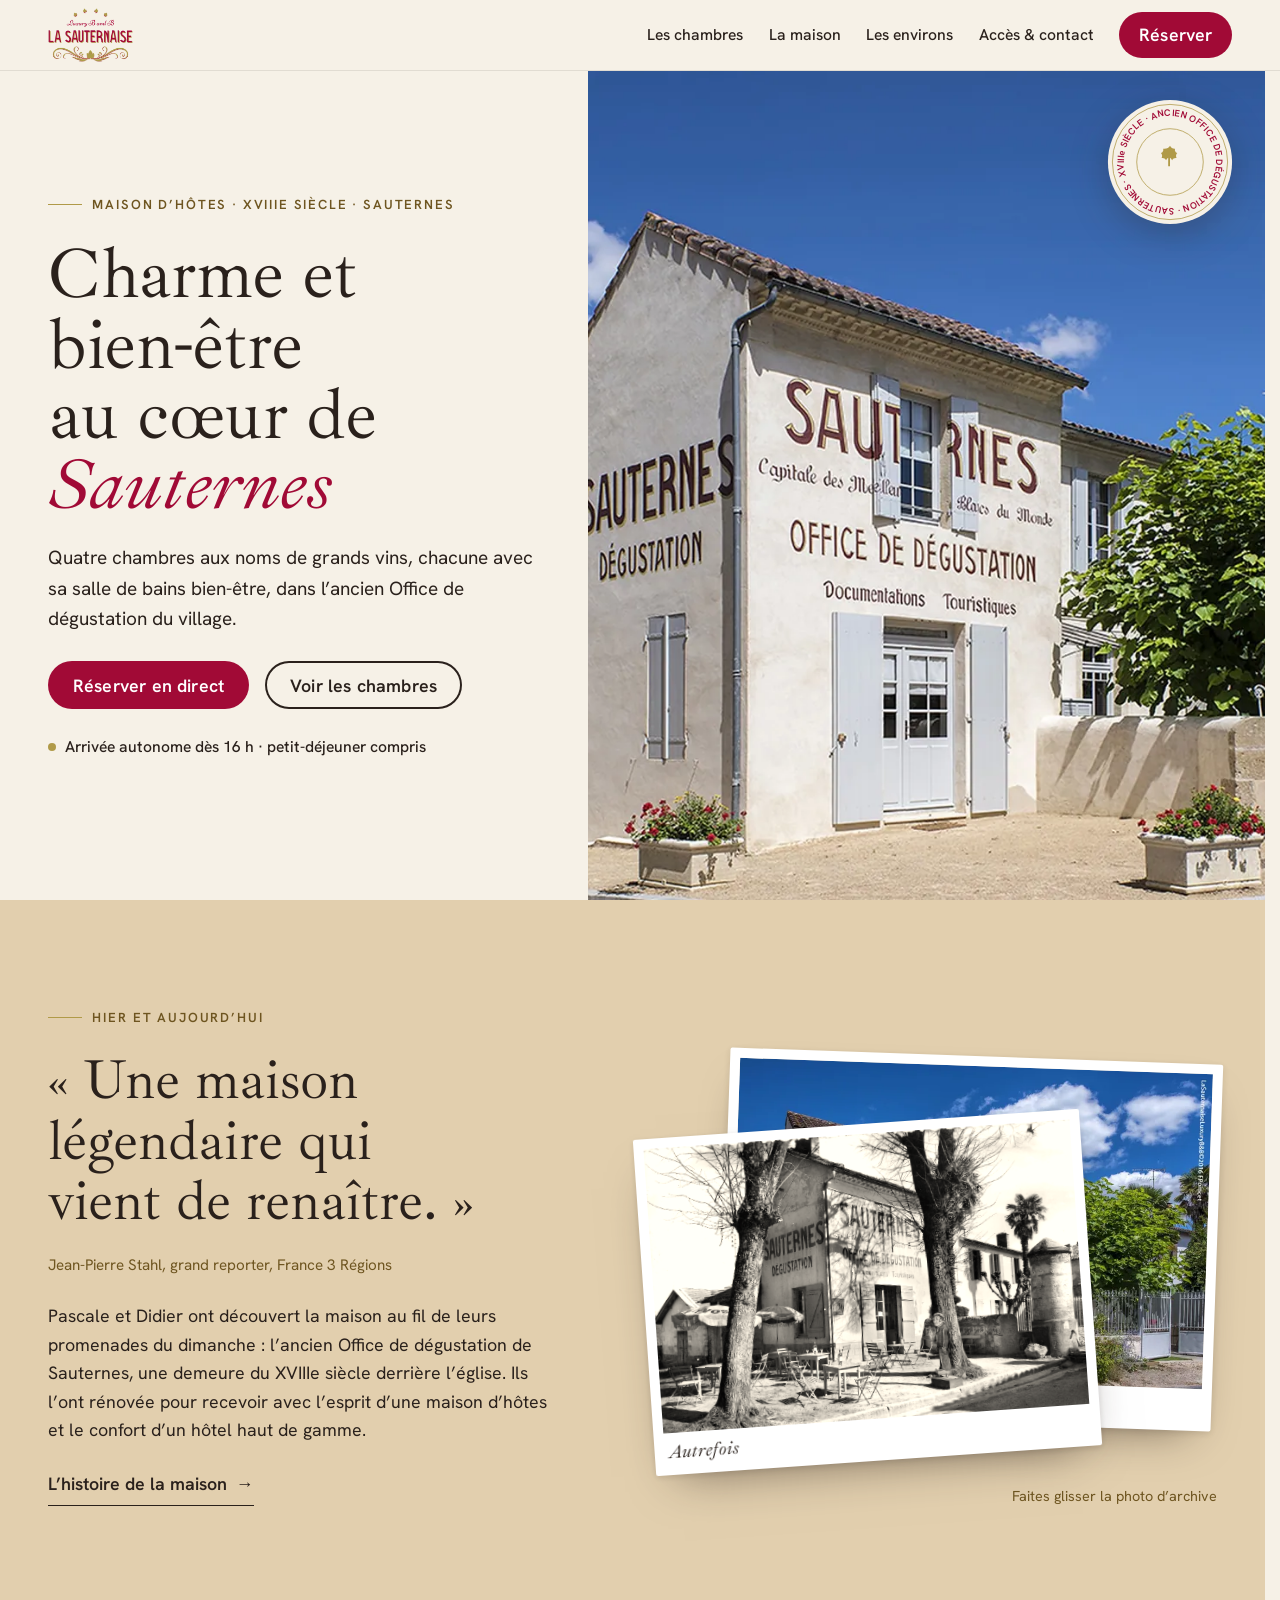
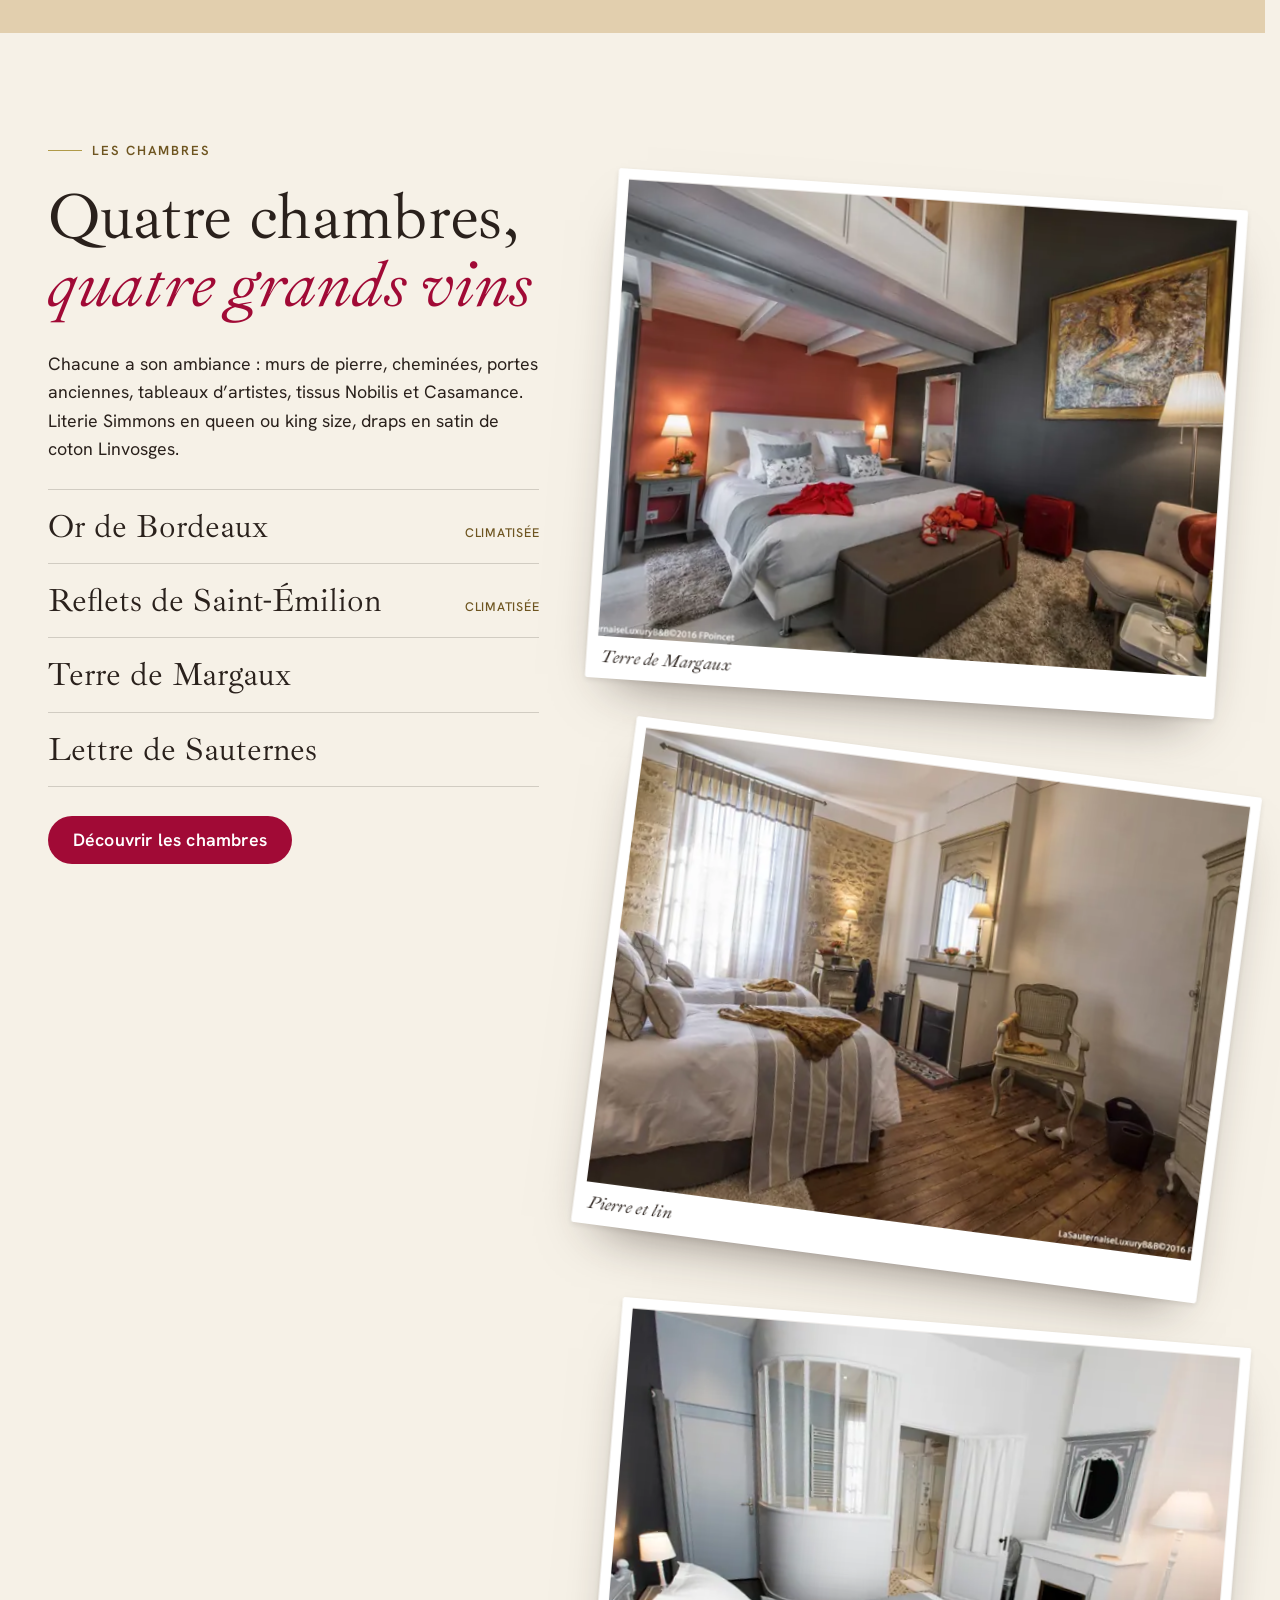
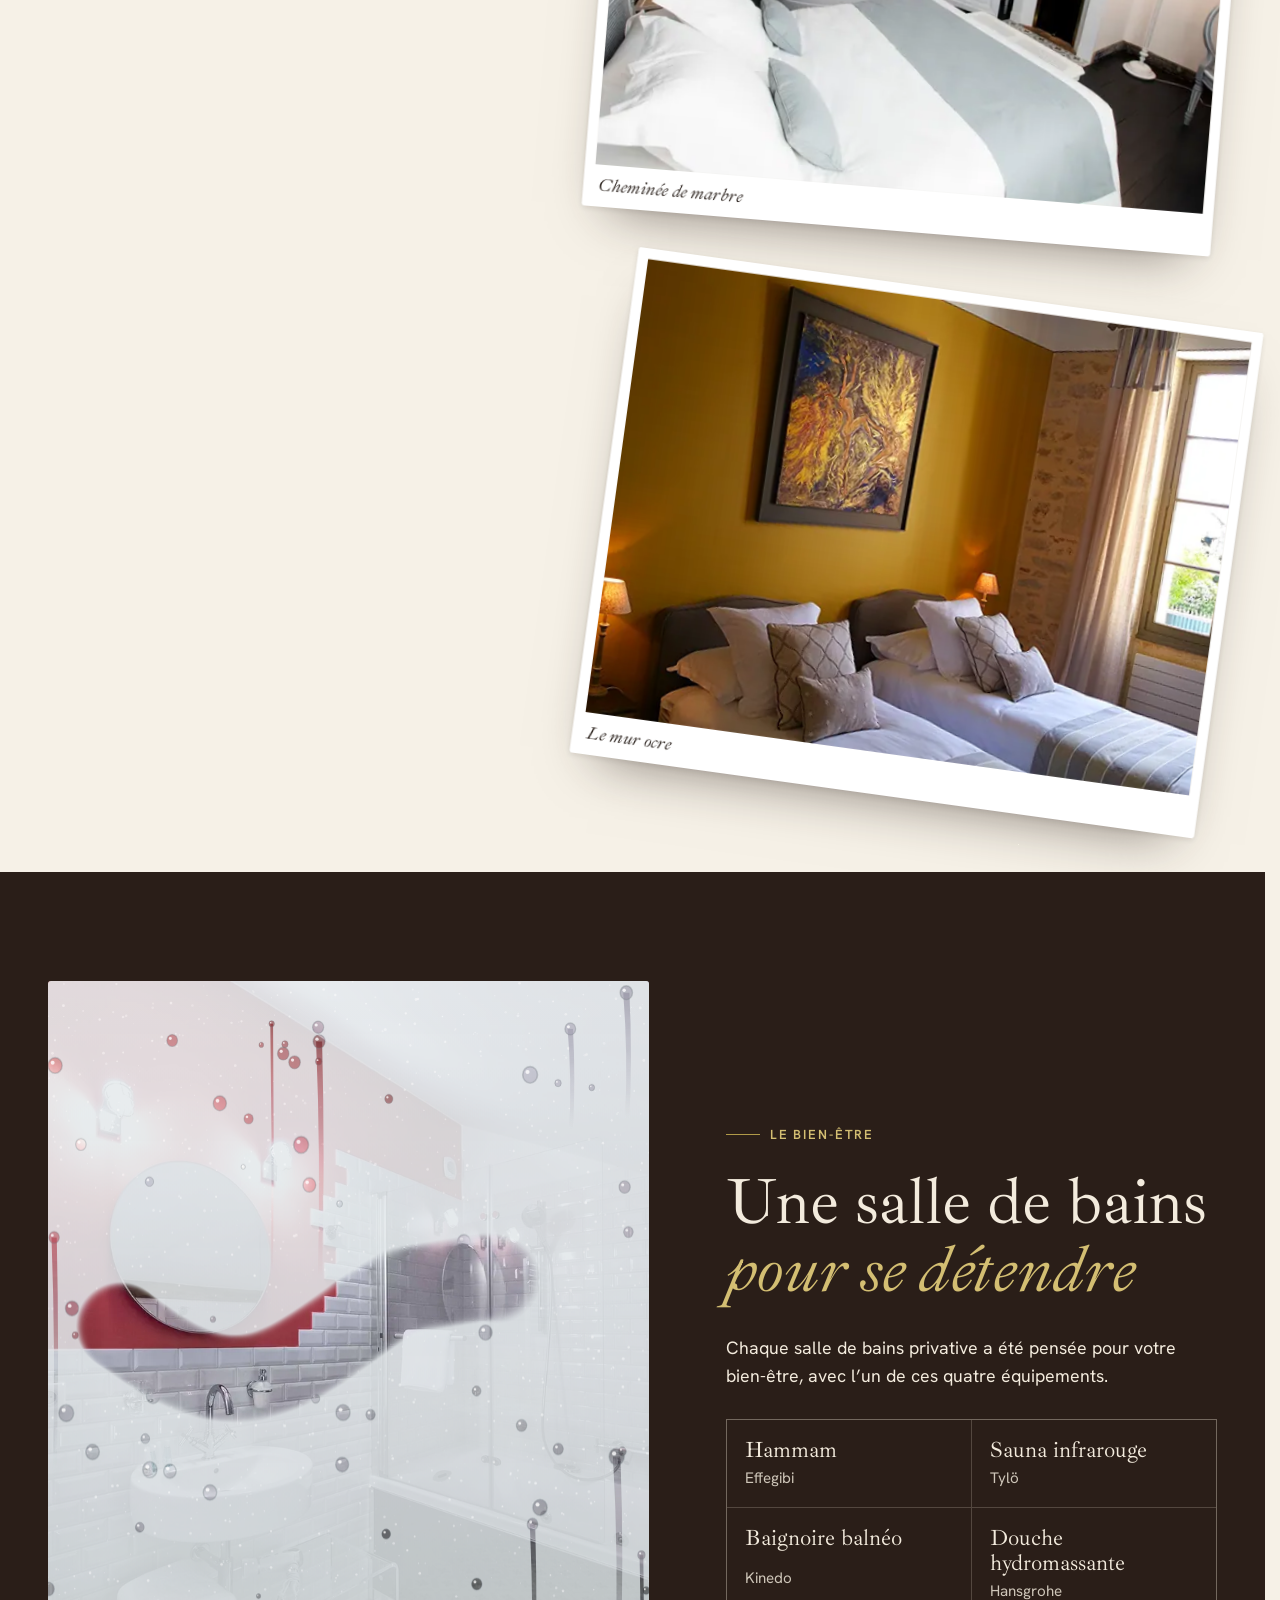
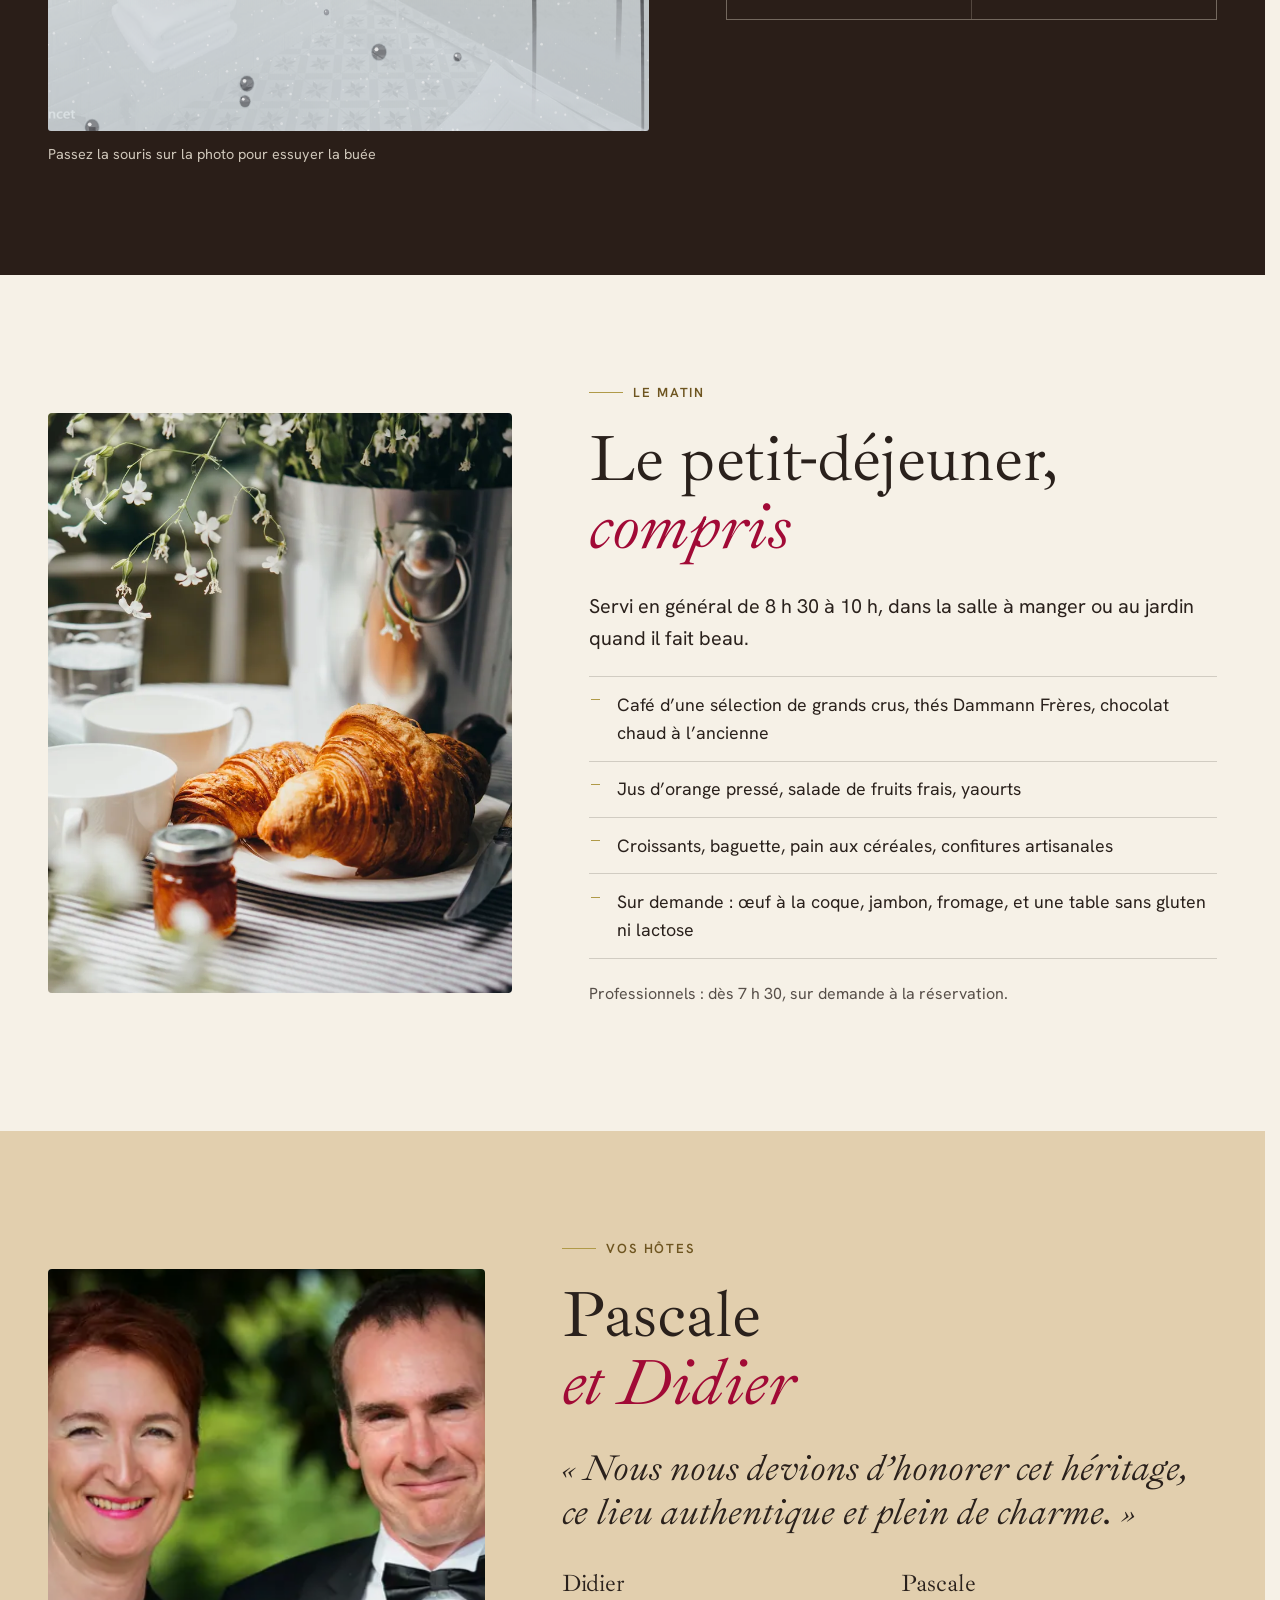
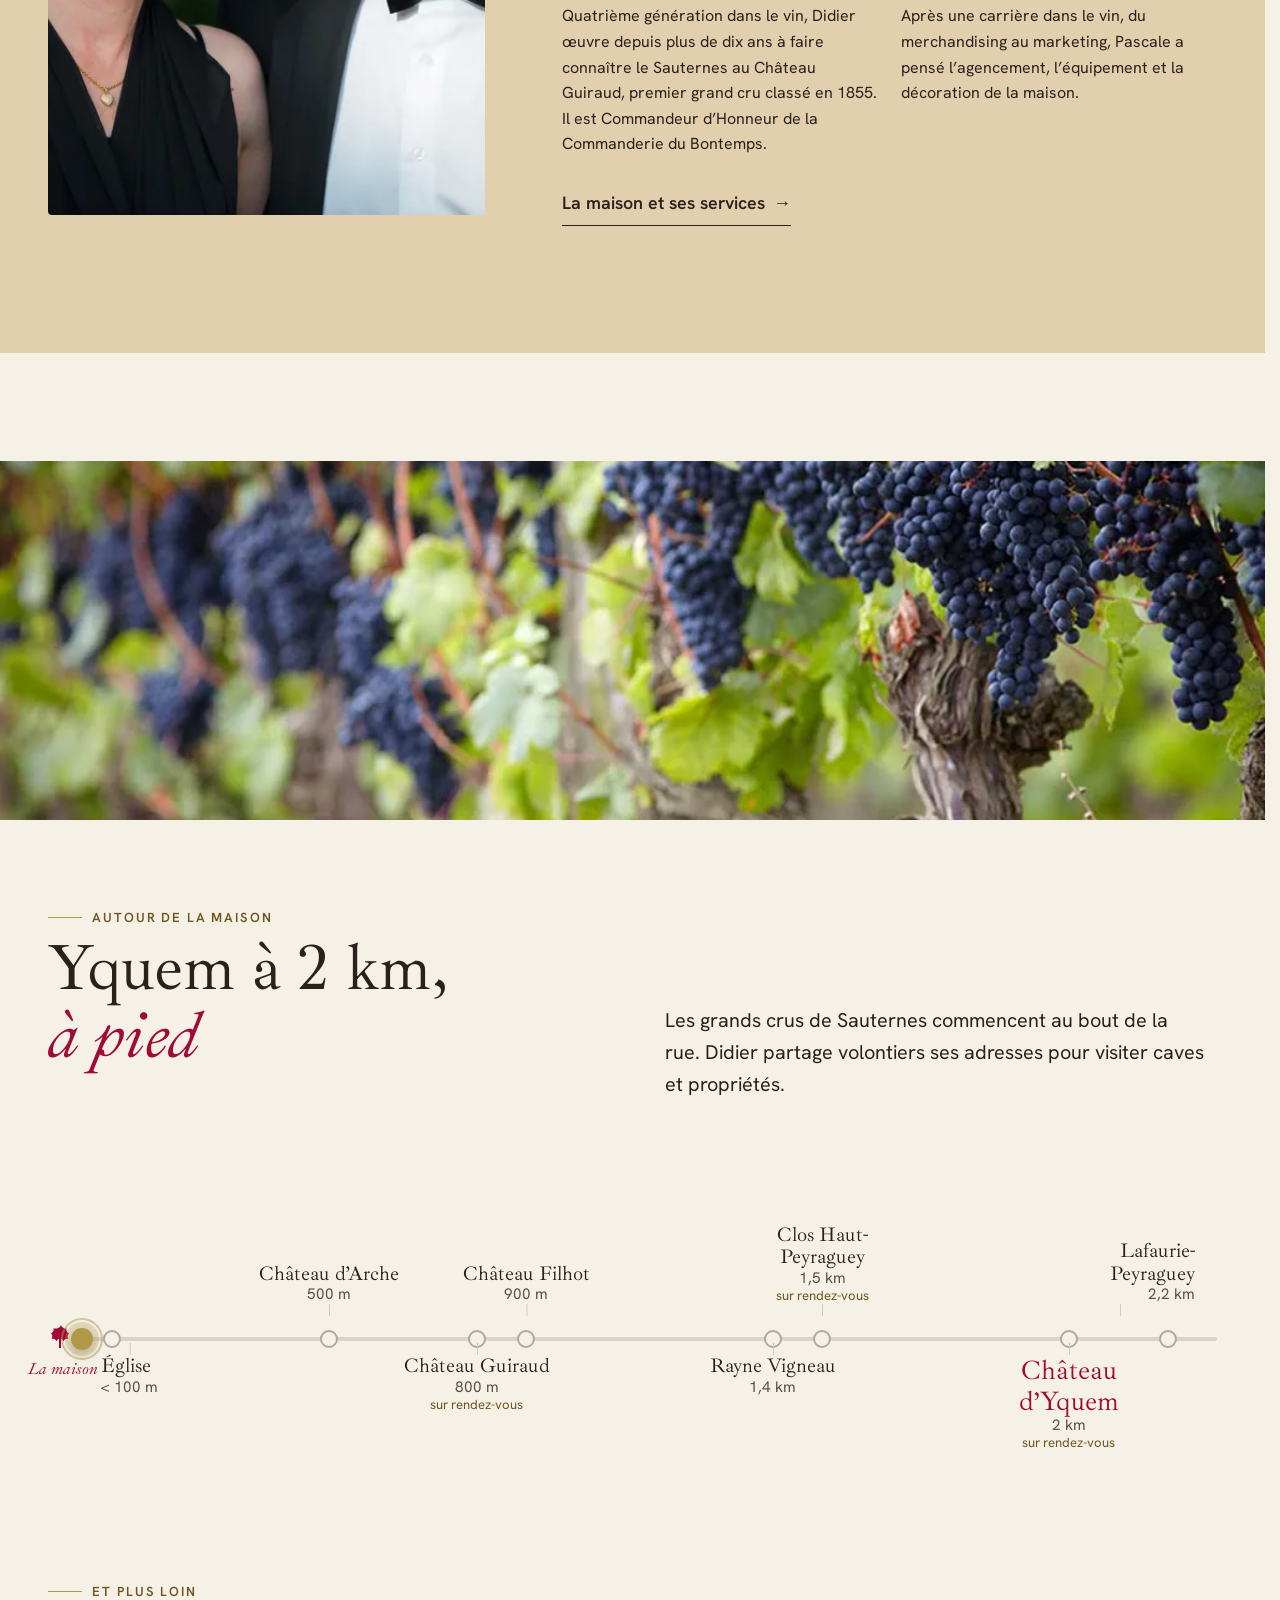
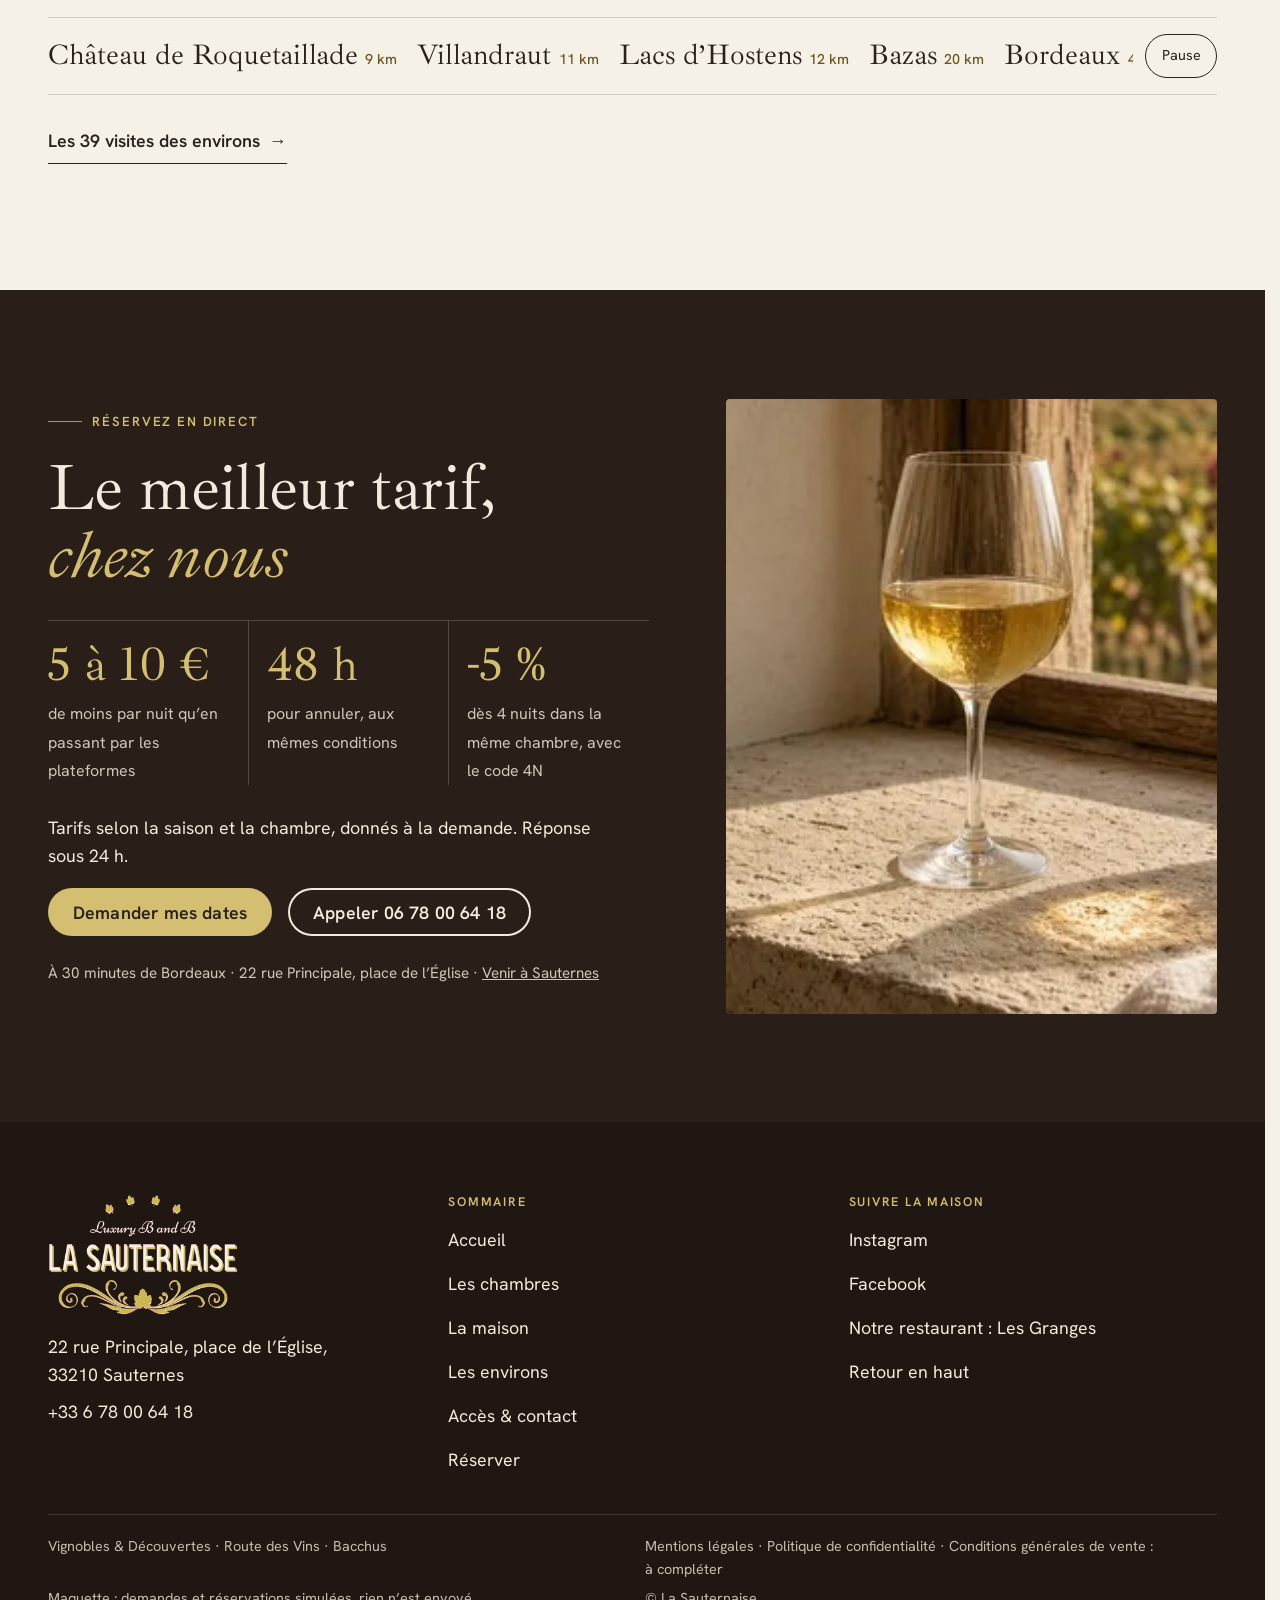
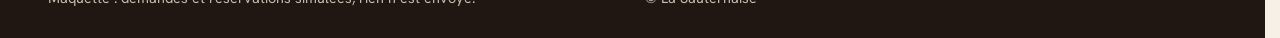
<file: index.html>
<!doctype html>
<html lang="fr" data-v="2" data-curseur>
<head>
<meta charset="utf-8">
<meta name="viewport" content="width=device-width, initial-scale=1, viewport-fit=cover">
<title>La Sauternaise : maison d’hôtes de charme et de bien-être à Sauternes</title>
<meta name="description" content="Quatre chambres aux noms de grands vins, chacune avec sa salle de bains bien-être, dans l’ancien Office de dégustation de Sauternes. Réservation directe.">
<meta name="robots" content="noindex, nofollow">
<link rel="canonical" href="https://lasauternaise-maquette.vercel.app/">
<style>:root{--fond:#F6F1E7;--texte:#2A211C;--voile-fond:#E6D9C1;--ouverture-fond:#F6F1E7;--menu-fond:#EDE3CF}:root { --entete-h: 72px; --barres-h: 0px; } html { background: var(--fond); color: var(--texte); scrollbar-gutter: stable; } body { margin: 0; background: var(--fond); } html.js:not(.secours):not([data-arrivee="retour"]) [data-anime] { opacity: 0; } html.js:not(.secours):not([data-arrivee="retour"]) [data-anime].vu { opacity: 1; } [data-voile] { position: fixed; inset: 0; z-index: 900; background: var(--voile-fond); transform: translateY(100%); visibility: hidden; pointer-events: none; } html[data-arrivee="voile"]:not(.voile-leve):not(.secours) [data-voile] { transform: none; visibility: visible; } html.secours [data-voile] { visibility: hidden !important; } .ouverture-panneau { position: fixed; inset: 0; z-index: 850; display: none; place-content: center; justify-items: center; background: var(--ouverture-fond, var(--voile-fond)); color: var(--fond); text-align: center; } html.js[data-arrivee="intro"]:not(.secours):not(.intro-finie) .ouverture-panneau { display: grid; } html.defilement-bloque, html.defilement-bloque body, html.js[data-arrivee="intro"]:not(.secours):not(.intro-finie), html.js[data-arrivee="intro"]:not(.secours):not(.intro-finie) body, html[data-arrivee="voile"]:not(.voile-leve):not(.secours), html[data-arrivee="voile"]:not(.voile-leve):not(.secours) body { overflow: hidden; } html.js[data-arrivee="intro"]:not(.secours):not(.intro-finie) { background-color: var(--ouverture-fond, var(--voile-fond)); } html[data-arrivee="voile"]:not(.voile-leve):not(.secours) { background-color: var(--voile-fond); }</style>
<script>(function () {
var d = document.documentElement, ss = null, ls = null;
try { ss = window.sessionStorage; ls = window.localStorage; } catch (e) {}
d.classList.add('js');
var nav = performance.getEntriesByType ? performance.getEntriesByType('navigation')[0] : null;
var type = nav ? nav.type : 'navigate';
var depart = null;
try { depart = JSON.parse(ss.getItem('socle:depart') || 'null'); ss.removeItem('socle:depart'); } catch (e) {}
if (depart && !(Date.now() - depart.t < 15000)) depart = null;
var mode = type === 'back_forward' ? 'retour' : type === 'reload' ? 'intro' : depart ? 'voile' : 'intro';
d.setAttribute('data-arrivee', mode);
if (mode === 'voile' && depart.couleur) d.style.setProperty('--voile-fond', depart.couleur);
if (type === 'reload' && 'scrollRestoration' in history) {
history.scrollRestoration = 'manual';
}
try {
var choisie = ls && ls.getItem('socle:langue');
var langue = (d.lang || '').slice(0, 2);
if (choisie && choisie !== langue && type === 'navigate' && !depart) {
var alt = document.querySelector('link[rel="alternate"][hreflang="' + choisie + '"]');
if (alt) location.replace(new URL(alt.href).pathname + location.search + location.hash);
}
} catch (e) {}
setTimeout(function () { if (!d.classList.contains('demarre')) d.classList.add('secours'); }, 2000);
})();</script>
<link rel="preload" href="/assets/fonts/ibarra-real-nova-latin-400-normal.woff2" as="font" type="font/woff2" crossorigin>
<link rel="preload" href="/assets/fonts/hanken-grotesk-latin-400-normal.woff2" as="font" type="font/woff2" crossorigin>
<link rel="stylesheet" href="/assets/css/socle.css?v=2">
<link rel="stylesheet" href="/assets/css/site.css?v=2">
<link rel="modulepreload" href="/assets/js/site.js?v=2">
<link rel="modulepreload" href="/assets/js/socle/index.js?v=2">
<script src="/assets/vendor/gsap.min.js" defer></script>
<script src="/assets/vendor/ScrollTrigger.min.js" defer></script>
<script src="/assets/vendor/SplitText.min.js" defer></script>
<script type="module" src="/assets/js/site.js?v=2"></script>
<meta name="theme-color" content="#F6F1E7">
<link rel="icon" href="/assets/images/favicon.svg" type="image/svg+xml">
<link rel="apple-touch-icon" href="/assets/images/apple-touch-icon.png">
<meta property="og:type" content="website">
<meta property="og:site_name" content="La Sauternaise">
<meta property="og:locale" content="fr_FR">
<meta property="og:title" content="La Sauternaise : maison d’hôtes de charme et de bien-être à Sauternes">
<meta property="og:description" content="Quatre chambres aux noms de grands vins, chacune avec sa salle de bains bien-être, dans l’ancien Office de dégustation de Sauternes. Réservation directe.">
<meta property="og:url" content="https://lasauternaise-maquette.vercel.app/">
<meta property="og:image" content="https://lasauternaise-maquette.vercel.app/assets/partage/accueil-fr.jpg">
<meta property="og:image:width" content="1200">
<meta property="og:image:height" content="630">
<meta property="og:image:alt" content="La façade de La Sauternaise, ancien Office de dégustation de Sauternes">
<meta name="twitter:card" content="summary_large_image">
<script type="application/ld+json">{"@context":"https://schema.org","@type":"BedAndBreakfast","name":"La Sauternaise","url":"https://lasauternaise-maquette.vercel.app/","telephone":"+33678006418","image":"https://lasauternaise-maquette.vercel.app/assets/images/facade-1280.webp","description":"Maison d’hôtes de charme dans une demeure du XVIIIe siècle, ancien Office de dégustation de Sauternes : quatre chambres avec salle de bains bien-être, petit-déjeuner compris.","address":{"@type":"PostalAddress","streetAddress":"22 rue Principale, place de l’Église","postalCode":"33210","addressLocality":"Sauternes","addressCountry":"FR"},"checkinTime":"16:00","checkoutTime":"11:00","numberOfRooms":4,"petsAllowed":false,"amenityFeature":[{"@type":"LocationFeatureSpecification","name":"Petit-déjeuner compris","value":true},{"@type":"LocationFeatureSpecification","name":"Hammam, sauna infrarouge, baignoire balnéo ou douche hydromassante selon la chambre","value":true}],"sameAs":["https://www.instagram.com/lasauternaise/","https://www.facebook.com/lasauternaise/"]}</script>
</head>
<body id="haut">
<div data-voile data-forme="rideau" data-gouttiere="#E6D9C1" aria-hidden="true"><div class="voile-contenu"><img src="/assets/images/logo-couleur-320.webp" alt="" width="320" height="203"><span data-voile-libelle>Accueil</span></div></div>
<div class="ouverture-panneau" data-ouverture aria-hidden="true">
  <img class="ouverture-logo" src="/assets/images/logo-couleur-640.webp" alt="" width="640" height="405" data-ouverture-objet>
  <span class="ouverture-trait"></span>
  <p class="ouverture-ligne">Maison d’hôtes · Sauternes</p>
</div>
<div class="intro-tirage" aria-hidden="true">
  <img class="intro-tirage-archive" src="/assets/images/archive-1280.webp" alt="" width="1280" height="853">
  <picture class="intro-tirage-couleur"><source media="(max-width: 760px) and (orientation: portrait)" srcset="/assets/images/facade-mobile-640.webp 640w, /assets/images/facade-mobile-1080.webp 1080w" sizes="100vw"><img src="/assets/images/facade-1280.webp" srcset="/assets/images/facade-640.webp 640w, /assets/images/facade-1280.webp 1280w, /assets/images/facade-1800.webp 1800w" sizes="(max-width: 760px) 100vw, 55vw" alt="" width="1280" height="960"></picture>
</div>
<a class="evitement" href="#contenu">Aller au contenu</a>
<header data-entete>
  <div class="entete-rangee">
    <a class="entete-logo" href="/" data-libelle="Accueil" aria-current="page">
      <img src="/assets/images/logo-couleur-320.webp" alt="" width="320" height="203"><span class="visuellement-cache">La Sauternaise</span>
    </a>
    <nav data-nav aria-label="Navigation principale">
      <ul><li><a href="/chambres" data-libelle="Les chambres">Les chambres</a></li><li><a href="/la-maison" data-libelle="La maison">La maison</a></li><li><a href="/environs" data-libelle="Les environs">Les environs</a></li><li><a href="/acces" data-libelle="Accès &amp; contact">Accès &amp; contact</a></li></ul>
    </nav>
    <div class="entete-actions">
      <a class="bouton" href="/reserver" data-libelle="Réserver">Réserver</a>
      <button type="button" data-menu-bouton aria-controls="menu" aria-expanded="false" data-libelle-ouvrir="Menu" data-libelle-fermer="Fermer"><span data-libelle-bouton>Menu</span></button>
      <a class="menu-sansjs" href="#menu" data-menu-lien>Menu</a>
    </div>
  </div>
</header>
<script>/* Avant le premier affichage : rangées de la navigation (même règle que ajusterNav dans assets/js/socle/entete.js)
   et hauteur réelle de l'en-tête, pour que rien ne saute quand le JavaScript du site prend la main. */
(function () {
  var h = document.documentElement, u = document.querySelector('[data-nav] ul'), e = document.querySelector('[data-entete]');
  if (u) {
    var deborde = function () { return u.scrollWidth > u.clientWidth + 1; }, c = deborde();
    if (c && window.matchMedia('(min-width: 900px)').matches) {
      h.classList.add('nav-deux-rangees'); c = deborde();
      if (c) { h.classList.add('nav-deux-lignes'); var a = u.querySelector('a'); c = !a || u.getBoundingClientRect().height > a.getBoundingClientRect().height * 2.5; }
      if (c) h.classList.remove('nav-deux-rangees', 'nav-deux-lignes');
    }
    if (c) h.classList.add('nav-compacte');
  }
  if (e) h.style.setProperty('--entete-h', Math.round(e.getBoundingClientRect().height) + 'px');
})();</script>
<span id="menu-ferme" aria-hidden="true"></span>
<div id="menu" data-menu role="dialog" aria-modal="true" aria-label="Menu">
  <p class="menu-sansjs-fermer"><a href="#menu-ferme">Fermer</a></p>
  <ul><li style="--i:0"><a href="/" class="menu-lien" data-libelle="Accueil" aria-current="page">Accueil</a></li><li style="--i:1"><a href="/chambres" class="menu-lien" data-libelle="Les chambres">Les chambres</a></li><li style="--i:2"><a href="/la-maison" class="menu-lien" data-libelle="La maison">La maison</a></li><li style="--i:3"><a href="/environs" class="menu-lien" data-libelle="Les environs">Les environs</a></li><li style="--i:4"><a href="/acces" class="menu-lien" data-libelle="Accès &amp; contact">Accès &amp; contact</a></li></ul>
  <p><a class="bouton" href="tel:+33678006418">Appeler 06 78 00 64 18</a></p>
</div>
<main id="contenu" tabindex="-1">
<section class="hero" id="debut">
  <div class="hero-texte">
    <p class="surtitre" data-anime="gsap">Maison d’hôtes · XVIIIe siècle · Sauternes</p>
    <h1 class="hero-titre ouv-titre" data-anime="gsap"><span class="ligne-masque"><span class="hero-ligne">Charme et bien-être</span></span><span class="ligne-masque"><span class="hero-ligne">au cœur de</span></span><span class="ligne-masque"><span class="hero-ligne"><em>Sauternes</em></span></span></h1>
    <p class="hero-intro masque-ecran-tres-bas" data-anime="gsap">Quatre chambres aux noms de grands vins, chacune avec sa salle de bains bien-être, dans l’ancien Office de dégustation du village.</p>
    <p class="actions" data-anime="gsap">
      <a href="/reserver" class="bouton" data-libelle="Réserver" data-action-principale data-survol="magnetique">Réserver en direct</a>
      <a href="/chambres" class="bouton bouton--contour" data-libelle="Les chambres">Voir les chambres</a>
    </p>
    <p class="info-cle" data-info-cle data-anime="gsap">Arrivée autonome dès 16 h · petit-déjeuner compris</p>
  </div>
  <div class="hero-photo">
    <figure class="media hero-media" data-iris-centre data-effet="facade" data-boucle-css style="--cadrage:33% 52%;--cadrage-mobile:50% 52%;background-image:url([data-uri]);background-size:cover;background-position:33% 52%">
  <picture><source media="(max-width: 760px) and (orientation: portrait)" srcset="/assets/images/facade-mobile-640.webp 640w, /assets/images/facade-mobile-1080.webp 1080w" sizes="(max-width: 760px) 100vw, 55vw">
    <img src="/assets/images/facade-1280.webp" srcset="/assets/images/facade-640.webp 640w, /assets/images/facade-1280.webp 1280w, /assets/images/facade-1800.webp 1800w" sizes="(max-width: 760px) 100vw, 55vw" alt="La façade de La Sauternaise, ancien Office de dégustation de Sauternes, avec son inscription peinte et ses volets gris" width="1280" height="960" fetchpriority="high" loading="eager" decoding="async">
  </picture>
</figure>
    <div class="cachet" data-effet="cachet" aria-hidden="true" data-audit-ignorer>
      <svg viewBox="0 0 200 200" focusable="false"><defs><path id="cachet-cercle" d="M100,100 m-72,0 a72,72 0 1,1 144,0 a72,72 0 1,1 -144,0"/></defs>
        <circle cx="100" cy="100" r="97" class="cachet-fond"/><circle cx="100" cy="100" r="90" class="cachet-filet"/><circle cx="100" cy="100" r="52" class="cachet-filet"/>
        <g class="cachet-tourne"><text class="cachet-texte"><textPath href="#cachet-cercle" textLength="448" lengthAdjust="spacing">ANCIEN OFFICE DE DÉGUSTATION · SAUTERNES · XVIIIe SIÈCLE ·</textPath></text></g>
        <path class="cachet-feuille" transform="translate(76 70) scale(1.5)" d="M16 3c1.2 2.4 3 3.3 5.2 3.1-.5 2 .3 3.7 2.4 4.6-1.4 1.3-1.7 3.1-.8 5.2-2.1-.3-3.6.4-4.6 2.3-.6-1.4-1.3-2.3-2.2-2.7v8.9h-1.9v-8.9c-.9.4-1.6 1.3-2.2 2.7-1-1.9-2.5-2.6-4.6-2.3.9-2.1.6-3.9-.8-5.2 2.1-.9 2.9-2.6 2.4-4.6C12.9 6.3 14.8 5.4 16 3z"/>
      </svg>
    </div>
  </div>
</section>
<section class="section fond-pierre" id="histoire" aria-labelledby="hier-titre">
  <div class="conteneur hier-grille">
    <div>
      <p class="surtitre">Hier et aujourd’hui</p>
      <blockquote class="citation" id="hier-titre" data-anime="mots">«&nbsp;Une maison légendaire qui vient de renaître.&nbsp;»</blockquote>
      <p class="citation-source" data-anime>Jean-Pierre Stahl, grand reporter, France 3 Régions</p>
      <p data-anime>Pascale et Didier ont découvert la maison au fil de leurs promenades du dimanche : l’ancien Office de dégustation de Sauternes, une demeure du XVIIIe siècle derrière l’église. Ils l’ont rénovée pour recevoir avec l’esprit d’une maison d’hôtes et le confort d’un hôtel haut de gamme.</p>
      <p data-anime><a href="/la-maison#histoire" class="lien-fleche" data-libelle="La maison">L’histoire de la maison</a></p>
    </div>
    <div class="tirages" data-effet="tirage">
      <figure class="tirage tirage--aujourdhui">
        <figure class="media " style="--cadrage:36% 50%">
  <picture>
    <img src="/assets/images/facade-face-1280.webp" srcset="/assets/images/facade-face-640.webp 640w, /assets/images/facade-face-1280.webp 1280w, /assets/images/facade-face-1800.webp 1800w" sizes="(max-width: 860px) 86vw, 44vw" alt="La façade aujourd’hui, restaurée, sous un ciel bleu" width="1280" height="853" loading="lazy" decoding="async">
  </picture>
</figure>
        <figcaption class="tirage-legende">Aujourd’hui</figcaption>
      </figure>
      <figure class="tirage tirage--archive" data-superpose data-curseur-texte="Glisser" data-grille="manipuler">
        <figure class="media " style="--cadrage:45% 48%">
  <picture>
    <img src="/assets/images/archive-1280.webp" srcset="/assets/images/archive-640.webp 640w, /assets/images/archive-1280.webp 1280w, /assets/images/archive-1800.webp 1800w" sizes="(max-width: 860px) 78vw, 40vw" alt="La même maison autrefois : l’Office de dégustation de Sauternes sur une photo d’archive en noir et blanc" width="1280" height="853" loading="lazy" decoding="async">
  </picture>
</figure>
        <figcaption class="tirage-legende">Autrefois</figcaption>
      </figure>
      <p class="tirages-consigne"><span class="souris">Faites glisser la photo d’archive</span><span class="tactile">Glissez la photo d’archive</span></p>
    </div>
  </div>
</section>
<section class="section" id="chambres" aria-labelledby="chambres-titre">
  <div class="conteneur pile-grille">
    <div class="pile-texte">
      <p class="surtitre">Les chambres</p>
      <h2 id="chambres-titre" class="titre-section" data-anime="lignes"><span class="l">Quatre chambres,</span><span class="l"><em>quatre grands vins</em></span></h2>
      <p class="masque-ecran-bas" data-anime>Chacune a son ambiance : murs de pierre, cheminées, portes anciennes, tableaux d’artistes, tissus Nobilis et Casamance. Literie Simmons en queen ou king size, draps en satin de coton Linvosges.</p>
      <ul class="noms" data-anime="cascade"><li>Or de Bordeaux<small>Climatisée</small></li><li>Reflets de Saint-Émilion<small>Climatisée</small></li><li>Terre de Margaux</li><li>Lettre de Sauternes</li></ul>
      <p><a href="/chambres" class="bouton" data-libelle="Les chambres" data-survol="magnetique">Découvrir les chambres</a></p>
    </div>
    <div class="pile" data-effet="pile-de-tirages">
      <figure class="pile-tirage" style="--i:0;--r:-2deg" data-superpose>
        <figure class="media " style="--cadrage:50% 55%">
  <picture>
    <img src="/assets/images/chambre-terre-de-margaux-1280.webp" srcset="/assets/images/chambre-terre-de-margaux-640.webp 640w, /assets/images/chambre-terre-de-margaux-1280.webp 1280w, /assets/images/chambre-terre-de-margaux-1800.webp 1800w" sizes="(max-width: 860px) 92vw, 50vw" alt="La chambre Terre de Margaux : mur terracotta, mezzanine et grand lit" width="1280" height="853" loading="lazy" decoding="async">
  </picture>
</figure>
        <figcaption>Terre de Margaux</figcaption>
      </figure><figure class="pile-tirage" style="--i:1;--r:1.6deg" data-superpose>
        <figure class="media " style="--cadrage:47% 44%">
  <picture>
    <img src="/assets/images/chambre-pierre-1280.webp" srcset="/assets/images/chambre-pierre-640.webp 640w, /assets/images/chambre-pierre-1280.webp 1280w, /assets/images/chambre-pierre-1800.webp 1800w" sizes="(max-width: 860px) 92vw, 50vw" alt="Chambre aux murs de pierre, lit en lin et cheminée ancienne" width="1280" height="853" loading="lazy" decoding="async">
  </picture>
</figure>
        <figcaption>Pierre et lin</figcaption>
      </figure><figure class="pile-tirage" style="--i:2;--r:-1.2deg" data-superpose>
        <figure class="media " style="--cadrage:50% 60%">
  <picture>
    <img src="/assets/images/chambre-blanche-1280.webp" srcset="/assets/images/chambre-blanche-640.webp 640w, /assets/images/chambre-blanche-1280.webp 1280w, /assets/images/chambre-blanche-1800.webp 1800w" sizes="(max-width: 860px) 92vw, 50vw" alt="Chambre blanche et grise, cheminée de marbre et verrière vers la salle de bains" width="1280" height="853" loading="lazy" decoding="async">
  </picture>
</figure>
        <figcaption>Cheminée de marbre</figcaption>
      </figure><figure class="pile-tirage" style="--i:3;--r:2deg" data-superpose>
        <figure class="media " style="--cadrage:45% 50%">
  <picture>
    <img src="/assets/images/chambre-ocre-1280.webp" srcset="/assets/images/chambre-ocre-640.webp 640w, /assets/images/chambre-ocre-1280.webp 1280w, /assets/images/chambre-ocre-1500.webp 1500w" sizes="(max-width: 860px) 92vw, 50vw" alt="Chambre au mur ocre, grand tableau et lits jumeaux" width="1280" height="853" loading="lazy" decoding="async">
  </picture>
</figure>
        <figcaption>Le mur ocre</figcaption>
      </figure>
    </div>
  </div>
</section>
<section class="section fond-cave" id="bien-etre" aria-labelledby="bienetre-titre">
  <div class="conteneur buee-grille">
    <div>
      <div class="buee" data-effet="buee" data-souris data-curseur-texte="Essuyer">
        <figure class="media " style="--cadrage:50% 53%">
  <picture>
    <img src="/assets/images/bain-rouge-800.webp" srcset="/assets/images/bain-rouge-480.webp 480w, /assets/images/bain-rouge-800.webp 800w" sizes="(max-width: 860px) 92vw, 50vw" alt="Salle de bains au mur rouge, douche vitrée et carreaux de ciment" width="800" height="1000" loading="lazy" decoding="async">
  </picture>
</figure>
        <canvas aria-hidden="true" data-audit-ignorer></canvas>
      </div>
      <p class="buee-consigne"><span class="souris">Passez la souris sur la photo pour essuyer la buée</span><span class="tactile">Touchez la photo pour essuyer la buée</span></p>
    </div>
    <div>
      <p class="surtitre">Le bien-être</p>
      <h2 id="bienetre-titre" class="titre-section" data-anime="lignes"><span class="l">Une salle de bains</span><span class="l"><em>pour se détendre</em></span></h2>
      <p data-anime>Chaque salle de bains privative a été pensée pour votre bien-être, avec l’un de ces quatre équipements.</p>
      <ul class="equipements" data-anime="cascade">
        <li><strong>Hammam</strong><span>Effegibi</span></li><li><strong>Sauna infrarouge</strong><span>Tylö</span></li><li><strong>Baignoire balnéo</strong><span>Kinedo</span></li><li><strong>Douche hydromassante</strong><span>Hansgrohe</span></li>
      </ul>
    </div>
  </div>
</section>
<section class="section" id="matin" aria-labelledby="matin-titre">
  <div class="conteneur matin-grille">
    <figure class="media " data-anime="rideau" style="--cadrage:50% 62%">
  <picture>
    <img src="/assets/images/petit-dejeuner-1100.webp" srcset="/assets/images/petit-dejeuner-480.webp 480w, /assets/images/petit-dejeuner-800.webp 800w, /assets/images/petit-dejeuner-1100.webp 1100w" sizes="(max-width: 860px) 92vw, 42vw" alt="Petit-déjeuner au jardin : croissant, confiture et café sous les fleurs" width="1100" height="1375" loading="lazy" decoding="async">
  </picture>
</figure>
    <div>
      <p class="surtitre">Le matin</p>
      <h2 id="matin-titre" class="titre-section" data-anime="lignes"><span class="l">Le petit-déjeuner,</span><span class="l"><em>compris</em></span></h2>
      <p class="chapo" data-anime>Servi en général de 8 h 30 à 10 h, dans la salle à manger ou au jardin quand il fait beau.</p>
      <ul class="liste-fine" data-anime="cascade"><li>Café d’une sélection de grands crus, thés Dammann Frères, chocolat chaud à l’ancienne</li><li>Jus d’orange pressé, salade de fruits frais, yaourts</li><li>Croissants, baguette, pain aux céréales, confitures artisanales</li><li>Sur demande : œuf à la coque, jambon, fromage, et une table sans gluten ni lactose</li></ul>
      <p class="note" data-anime>Professionnels : dès 7 h 30, sur demande à la réservation.</p>
    </div>
  </div>
</section>
<section class="section fond-pierre" id="hotes" aria-labelledby="hotes-titre">
  <div class="conteneur hotes-grille">
    <figure class="media " data-fx="zoom" style="--cadrage:50% 34%">
  <picture>
    <img src="/assets/images/pascale-didier-1100.webp" srcset="/assets/images/pascale-didier-480.webp 480w, /assets/images/pascale-didier-800.webp 800w, /assets/images/pascale-didier-1100.webp 1100w" sizes="(max-width: 860px) 92vw, 36vw" alt="Pascale et Didier, vos hôtes, en tenue de soirée" width="1100" height="1376" loading="lazy" decoding="async">
  </picture>
</figure>
    <div>
      <p class="surtitre">Vos hôtes</p>
      <h2 id="hotes-titre" class="titre-section" data-anime="lignes"><span class="l">Pascale</span><span class="l"><em>et Didier</em></span></h2>
      <blockquote class="hotes-citation" data-anime="lignes">«&nbsp;Nous nous devions d’honorer cet héritage, ce lieu authentique et plein de charme.&nbsp;»</blockquote>
      <div class="hotes-bios" data-anime="cascade">
        <div><h3>Didier</h3><p>Quatrième génération dans le vin, Didier œuvre depuis plus de dix ans à faire connaître le Sauternes au Château Guiraud, premier grand cru classé en 1855. Il est Commandeur d’Honneur de la Commanderie du Bontemps.</p></div>
        <div><h3>Pascale</h3><p>Après une carrière dans le vin, du merchandising au marketing, Pascale a pensé l’agencement, l’équipement et la décoration de la maison.</p></div>
      </div>
      <p><a href="/la-maison" class="lien-fleche" data-libelle="La maison">La maison et ses services</a></p>
    </div>
  </div>
</section>
<section class="section" id="a-pied" aria-labelledby="pied-titre">
  <figure class="media pied-bandeau" data-fx="parallaxe" data-fx-force="12" style="--cadrage:70% 40%;--cadrage-mobile:50% 40%">
  <picture><source media="(max-width: 760px) and (orientation: portrait)" srcset="/assets/images/grappes-mobile-640.webp 640w, /assets/images/grappes-mobile-1080.webp 1080w" sizes="100vw">
    <img src="/assets/images/grappes-1280.webp" srcset="/assets/images/grappes-640.webp 640w, /assets/images/grappes-1280.webp 1280w, /assets/images/grappes-1920.webp 1920w" sizes="100vw" alt="Grappes de raisin noir sur de vieux ceps" width="1280" height="720" loading="lazy" decoding="async">
  </picture>
</figure>
  <div class="conteneur">
    <div class="pied-tete">
      <div>
        <p class="surtitre">Autour de la maison</p>
        <h2 id="pied-titre" class="titre-section" data-anime="lignes"><span class="l">Yquem à 2 km,</span><span class="l"><em>à pied</em></span></h2>
      </div>
      <p class="chapo" data-anime>Les grands crus de Sauternes commencent au bout de la rue. Didier partage volontiers ses adresses pour visiter caves et propriétés.</p>
    </div>
    <div class="regle" data-effet="regle-des-distances" role="img" aria-label="Distances depuis la maison : Église &lt; 100 m, Château d’Arche 500 m, Château Guiraud 800 m, Château Filhot 900 m, Rayne Vigneau 1,4 km, Clos Haut-Peyraguey 1,5 km, Château d’Yquem 2 km, Lafaurie-Peyraguey 2,2 km">
      <div class="regle-axe">
        <span class="regle-plein"></span>
        <span class="regle-marcheur" aria-hidden="true"></span>
        <svg class="regle-maison" viewBox="0 0 32 32" aria-hidden="true" focusable="false"><path fill="currentColor" d="M16 3c1.2 2.4 3 3.3 5.2 3.1-.5 2 .3 3.7 2.4 4.6-1.4 1.3-1.7 3.1-.8 5.2-2.1-.3-3.6.4-4.6 2.3-.6-1.4-1.3-2.3-2.2-2.7v8.9h-1.9v-8.9c-.9.4-1.6 1.3-2.2 2.7-1-1.9-2.5-2.6-4.6-2.3.9-2.1.6-3.9-.8-5.2 2.1-.9 2.9-2.6 2.4-4.6C12.9 6.3 14.8 5.4 16 3z"/></svg>
        <span class="regle-depart" aria-hidden="true">La maison</span>
        <div class="regle-point bas debut" style="--x:0.0261;--xi:0.0400" data-km="0.06" data-repere>
          <p class="regle-etiquette"><strong>Église</strong>&lt; 100 m</p>
        </div><div class="regle-point haut" style="--x:0.2174;--xi:0.1714" data-km="0.5" data-repere>
          <p class="regle-etiquette"><strong>Château d’Arche</strong>500 m</p>
        </div><div class="regle-point bas" style="--x:0.3478;--xi:0.3029" data-km="0.8" data-repere>
          <p class="regle-etiquette"><strong>Château Guiraud</strong>800 m<em>sur rendez-vous</em></p>
        </div><div class="regle-point haut" style="--x:0.3913;--xi:0.4343" data-km="0.9" data-repere>
          <p class="regle-etiquette"><strong>Château Filhot</strong>900 m</p>
        </div><div class="regle-point bas" style="--x:0.6087;--xi:0.5657" data-km="1.4" data-repere>
          <p class="regle-etiquette"><strong>Rayne Vigneau</strong>1,4 km</p>
        </div><div class="regle-point haut" style="--x:0.6522;--xi:0.6971" data-km="1.5" data-repere>
          <p class="regle-etiquette"><strong>Clos Haut-Peyraguey</strong>1,5 km<em>sur rendez-vous</em></p>
        </div><div class="regle-point bas vedette" style="--x:0.8696;--xi:0.8286" data-km="2" data-repere>
          <p class="regle-etiquette"><strong>Château d’Yquem</strong>2 km<em>sur rendez-vous</em></p>
        </div><div class="regle-point haut fin" style="--x:0.9565;--xi:0.9600" data-km="2.2" data-repere>
          <p class="regle-etiquette"><strong>Lafaurie-Peyraguey</strong>2,2 km</p>
        </div>
      </div>
    </div>
  </div>
  <div class="conteneur">
    <p class="surtitre">Et plus loin</p>
    <div class="ruban-section">
      <div class="ruban" id="ruban" data-boucle-css data-ruban data-effet="ruban"><p>Château de Roquetaillade<span>9 km</span>Villandraut<span>11 km</span>Lacs d’Hostens<span>12 km</span>Bazas<span>20 km</span>Bordeaux<span>44 km</span>Saint-Émilion<span>50 km</span>Château Margaux<span>77 km</span>Dune du Pilat<span>85 km</span>Château de Roquetaillade<span>9 km</span>Villandraut<span>11 km</span>Lacs d’Hostens<span>12 km</span>Bazas<span>20 km</span>Bordeaux<span>44 km</span>Saint-Émilion<span>50 km</span>Château Margaux<span>77 km</span>Dune du Pilat<span>85 km</span></p></div>
      <button type="button" class="ruban-pause" data-pause-pour="ruban" data-libelle-pause="Pause" data-libelle-lecture="Lecture"><span data-libelle-bouton>Pause</span></button>
    </div>
    <p style="margin-top:1.4em"><a href="/environs" class="lien-fleche" data-libelle="Les environs">Les 39 visites des environs</a></p>
  </div>
</section>
<section class="section fond-cave direct" id="reserver" aria-labelledby="direct-titre">
  <div class="conteneur direct-grille">
    <div>
      <p class="surtitre">Réservez en direct</p>
      <h2 id="direct-titre" class="titre-section" data-anime="lignes"><span class="l">Le meilleur tarif,</span><span class="l"><em>chez nous</em></span></h2>
      <ul class="direct-chiffres" data-anime="cascade">
        <li><strong data-prix>5 à 10 €</strong><span>de moins par nuit qu’en passant par les plateformes</span></li><li><strong data-prix>48 h</strong><span>pour annuler, aux mêmes conditions</span></li><li><strong data-prix>-5 %</strong><span>dès 4 nuits dans la même chambre, avec le code 4N</span></li>
      </ul>
      <p data-anime>Tarifs selon la saison et la chambre, donnés à la demande. Réponse sous 24 h.</p>
      <p class="actions">
        <a href="/reserver" class="bouton" data-libelle="Réserver" data-survol="magnetique">Demander mes dates</a>
        <a class="bouton bouton--contour" href="tel:+33678006418">Appeler 06 78 00 64 18</a>
      </p>
      <p class="direct-acces">À 30 minutes de Bordeaux · 22 rue Principale, place de l’Église · <a href="/acces" data-libelle="Accès &amp; contact">Venir à Sauternes</a></p>
    </div>
    <figure class="media " data-fx="parallaxe" data-fx-force="8" style="--cadrage:65% 50%;--cadrage-mobile:50% 44%">
  <picture><source media="(max-width: 760px) and (orientation: portrait)" srcset="/assets/images/verre-dore-mobile-640.webp 640w, /assets/images/verre-dore-mobile-1080.webp 1080w" sizes="(max-width: 860px) 92vw, 40vw">
    <img src="/assets/images/verre-dore-1280.webp" srcset="/assets/images/verre-dore-640.webp 640w, /assets/images/verre-dore-1280.webp 1280w, /assets/images/verre-dore-1920.webp 1920w" sizes="(max-width: 860px) 92vw, 40vw" alt="Un verre de vin doré sur le rebord d’une fenêtre en pierre, au soleil du soir" width="1280" height="720" loading="lazy" decoding="async">
  </picture>
</figure>
  </div>
</section>
</main>
<footer class="pied" id="pied">
  <div class="conteneur pied-grille">
    <div class="pied-maison">
      <img class="pied-logo" src="/assets/images/logo-creme-320.webp" alt="La Sauternaise, maison d’hôtes à Sauternes" width="320" height="203" loading="lazy">
      <p>22 rue Principale, place de l’Église, 33210 Sauternes<br><a href="tel:+33678006418">+33 6 78 00 64 18</a></p>
    </div>
    <nav aria-label="Sommaire">
      <p class="pied-titre">Sommaire</p>
      <ul><li><a href="/" data-libelle="Accueil" aria-current="page">Accueil</a></li><li><a href="/chambres" data-libelle="Les chambres">Les chambres</a></li><li><a href="/la-maison" data-libelle="La maison">La maison</a></li><li><a href="/environs" data-libelle="Les environs">Les environs</a></li><li><a href="/acces" data-libelle="Accès &amp; contact">Accès &amp; contact</a></li><li><a href="/reserver" data-libelle="Réserver">Réserver</a></li></ul>
    </nav>
    <div>
      <p class="pied-titre">Suivre la maison</p>
      <ul>
        <li><a href="https://www.instagram.com/lasauternaise/" target="_blank" rel="noopener">Instagram<span class="visuellement-cache"> (nouvel onglet)</span></a></li>
        <li><a href="https://www.facebook.com/lasauternaise/" target="_blank" rel="noopener">Facebook<span class="visuellement-cache"> (nouvel onglet)</span></a></li>
        <li><a href="https://www.les-granges-de-sauternes.com/" target="_blank" rel="noopener">Notre restaurant : Les Granges<span class="visuellement-cache"> (nouvel onglet)</span></a></li>
        <li><a href="#haut" data-sans-transition>Retour en haut</a></li>
      </ul>
    </div>
  </div>
  <div class="conteneur pied-bas"><p>Vignobles &amp; Découvertes · Route des Vins · Bacchus</p><p>Mentions légales · Politique de confidentialité · Conditions générales de vente : à compléter</p><p>Maquette : demandes et réservations simulées, rien n’est envoyé.</p><p>© La Sauternaise</p></div>
</footer>
<div data-barre-fixe>
  <a class="bouton bouton--contour" href="tel:+33678006418">Appeler</a>
  <a class="bouton" href="/reserver" data-libelle="Réserver">Réserver</a>
</div>
</body>
</html>
</file>
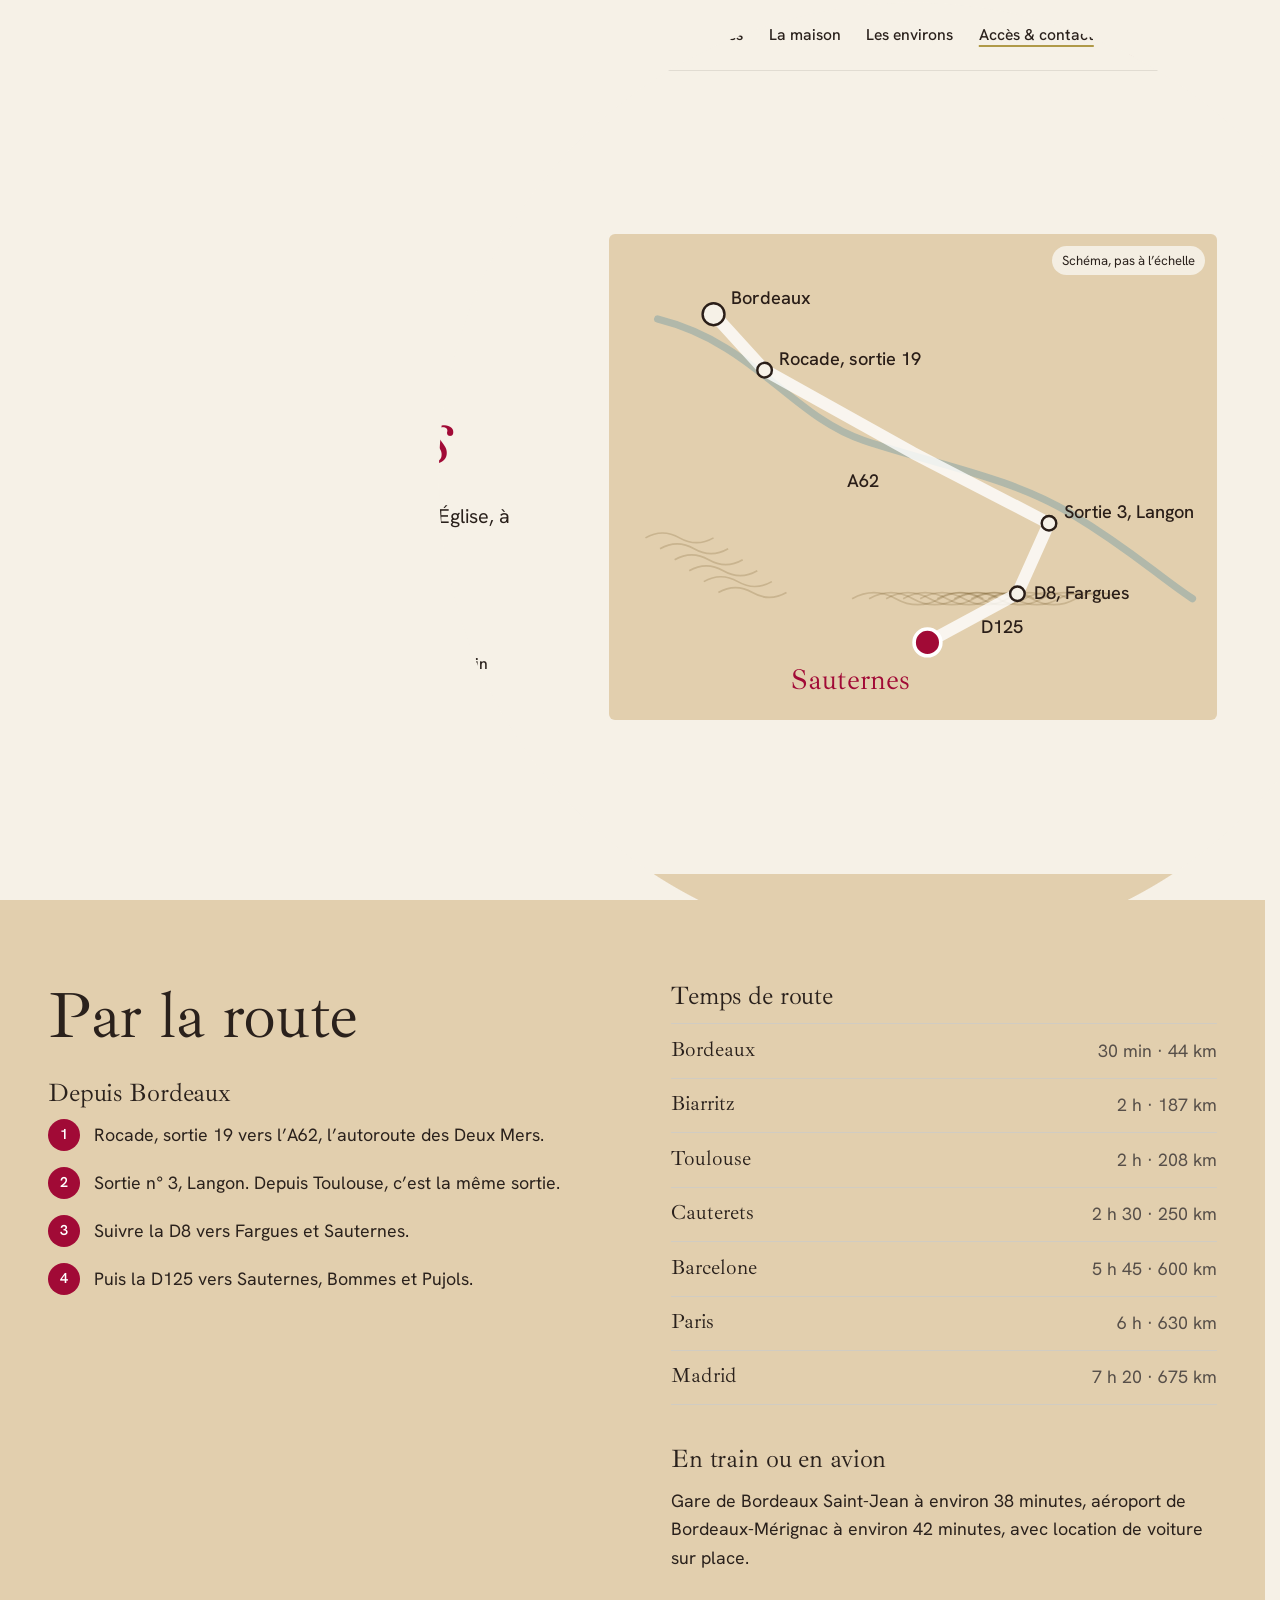
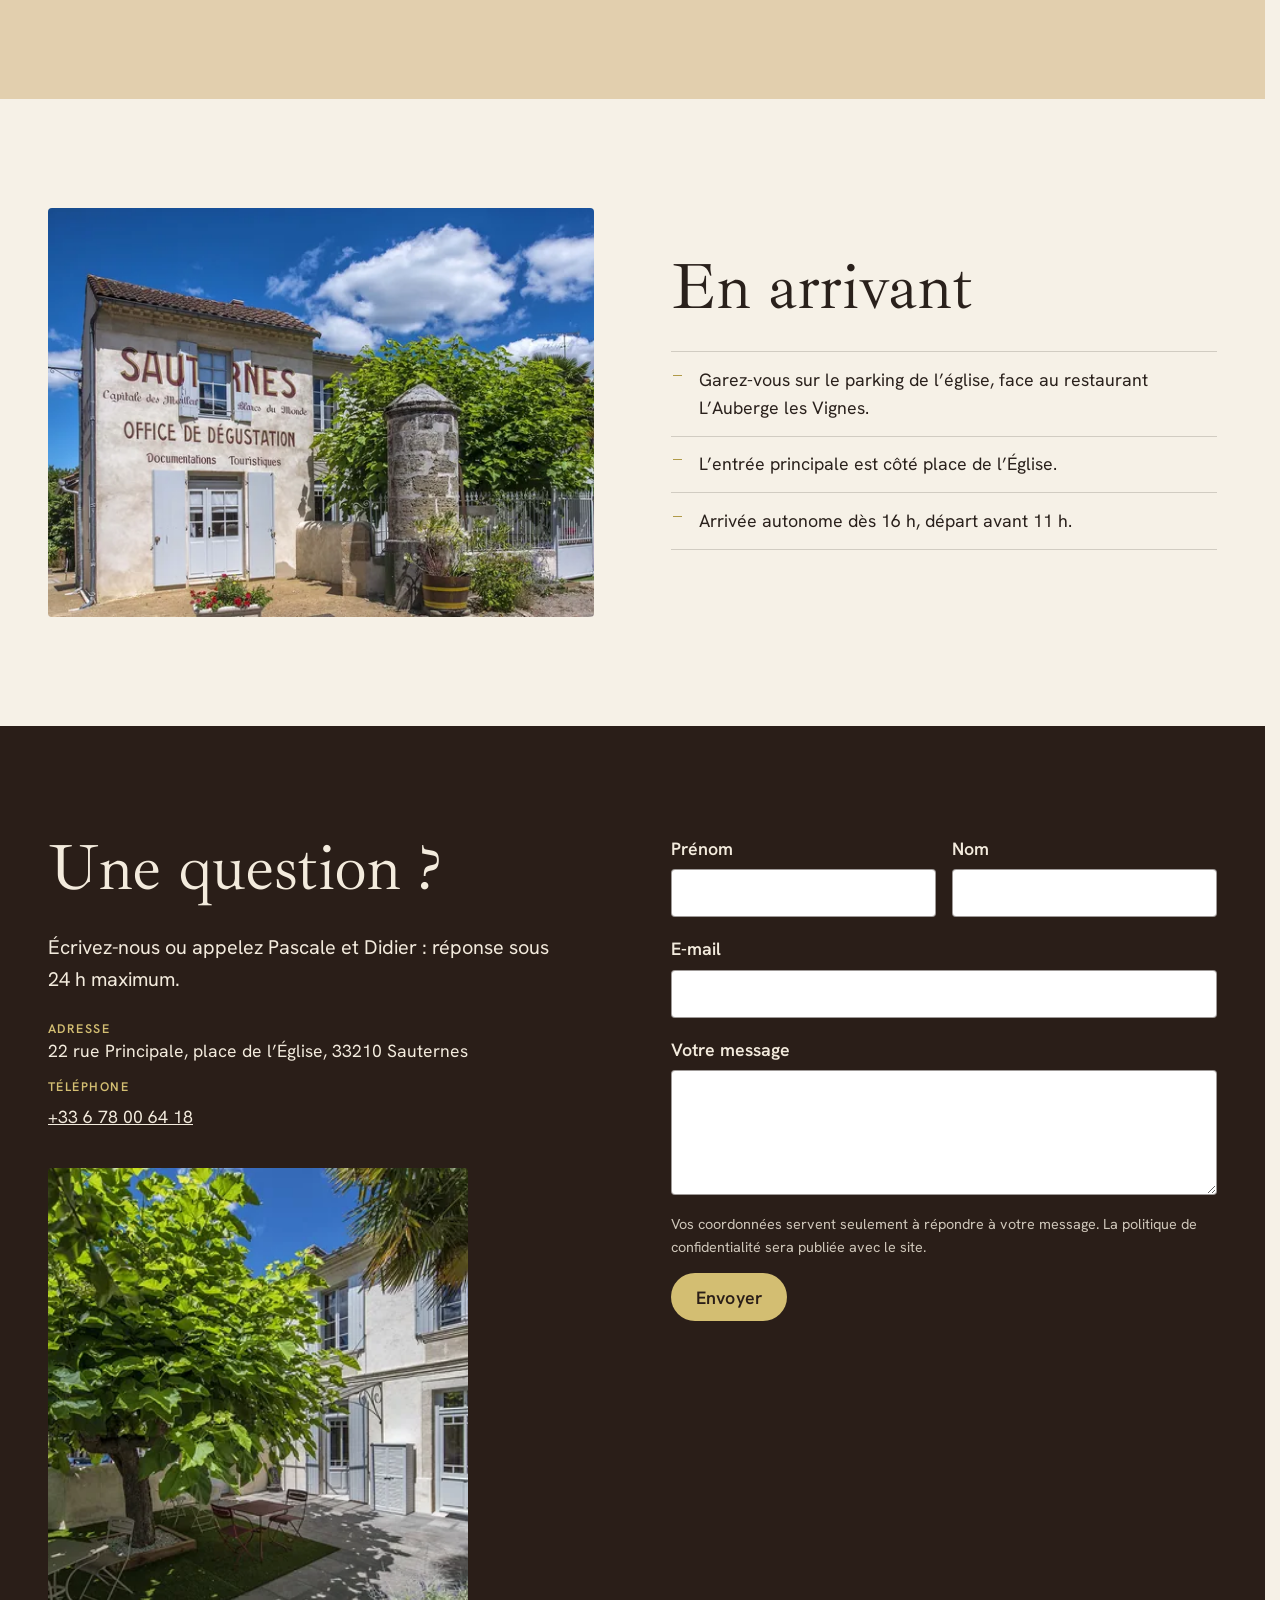
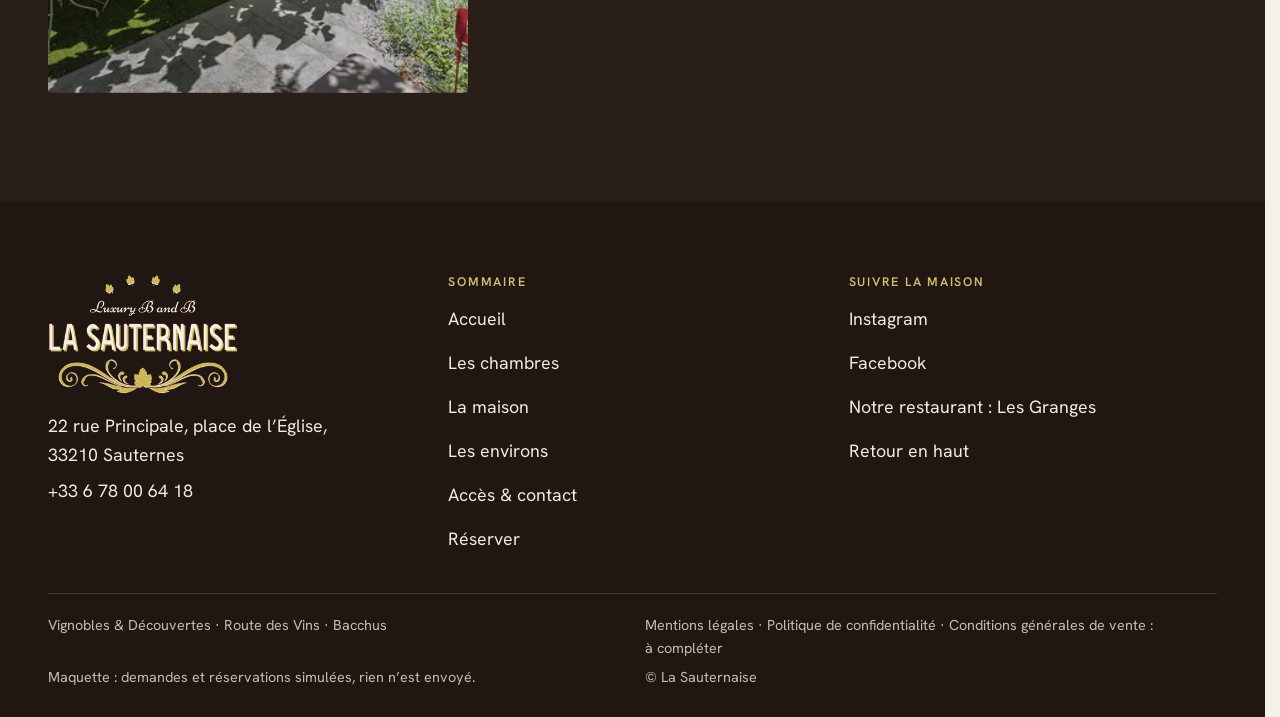
<file: acces.html>
<!doctype html>
<html lang="fr" data-v="2" data-curseur>
<head>
<meta charset="utf-8">
<meta name="viewport" content="width=device-width, initial-scale=1, viewport-fit=cover">
<title>Accès et contact : La Sauternaise, Sauternes</title>
<meta name="description" content="22 rue Principale, place de l’Église, 33210 Sauternes. À 30 minutes de Bordeaux, itinéraire, parking, horaires d’arrivée et contact.">
<meta name="robots" content="noindex, nofollow">
<link rel="canonical" href="https://lasauternaise-maquette.vercel.app/acces">
<style>:root{--fond:#F6F1E7;--texte:#2A211C;--voile-fond:#E6D9C1;--ouverture-fond:#F6F1E7;--menu-fond:#EDE3CF}:root { --entete-h: 72px; --barres-h: 0px; } html { background: var(--fond); color: var(--texte); scrollbar-gutter: stable; } body { margin: 0; background: var(--fond); } html.js:not(.secours):not([data-arrivee="retour"]) [data-anime] { opacity: 0; } html.js:not(.secours):not([data-arrivee="retour"]) [data-anime].vu { opacity: 1; } [data-voile] { position: fixed; inset: 0; z-index: 900; background: var(--voile-fond); transform: translateY(100%); visibility: hidden; pointer-events: none; } html[data-arrivee="voile"]:not(.voile-leve):not(.secours) [data-voile] { transform: none; visibility: visible; } html.secours [data-voile] { visibility: hidden !important; } .ouverture-panneau { position: fixed; inset: 0; z-index: 850; display: none; place-content: center; justify-items: center; background: var(--ouverture-fond, var(--voile-fond)); color: var(--fond); text-align: center; } html.js[data-arrivee="intro"]:not(.secours):not(.intro-finie) .ouverture-panneau { display: grid; } html.defilement-bloque, html.defilement-bloque body, html.js[data-arrivee="intro"]:not(.secours):not(.intro-finie), html.js[data-arrivee="intro"]:not(.secours):not(.intro-finie) body, html[data-arrivee="voile"]:not(.voile-leve):not(.secours), html[data-arrivee="voile"]:not(.voile-leve):not(.secours) body { overflow: hidden; } html.js[data-arrivee="intro"]:not(.secours):not(.intro-finie) { background-color: var(--ouverture-fond, var(--voile-fond)); } html[data-arrivee="voile"]:not(.voile-leve):not(.secours) { background-color: var(--voile-fond); }</style>
<script>(function () {
var d = document.documentElement, ss = null, ls = null;
try { ss = window.sessionStorage; ls = window.localStorage; } catch (e) {}
d.classList.add('js');
var nav = performance.getEntriesByType ? performance.getEntriesByType('navigation')[0] : null;
var type = nav ? nav.type : 'navigate';
var depart = null;
try { depart = JSON.parse(ss.getItem('socle:depart') || 'null'); ss.removeItem('socle:depart'); } catch (e) {}
if (depart && !(Date.now() - depart.t < 15000)) depart = null;
var mode = type === 'back_forward' ? 'retour' : type === 'reload' ? 'intro' : depart ? 'voile' : 'intro';
d.setAttribute('data-arrivee', mode);
if (mode === 'voile' && depart.couleur) d.style.setProperty('--voile-fond', depart.couleur);
if (type === 'reload' && 'scrollRestoration' in history) {
history.scrollRestoration = 'manual';
}
try {
var choisie = ls && ls.getItem('socle:langue');
var langue = (d.lang || '').slice(0, 2);
if (choisie && choisie !== langue && type === 'navigate' && !depart) {
var alt = document.querySelector('link[rel="alternate"][hreflang="' + choisie + '"]');
if (alt) location.replace(new URL(alt.href).pathname + location.search + location.hash);
}
} catch (e) {}
setTimeout(function () { if (!d.classList.contains('demarre')) d.classList.add('secours'); }, 2000);
})();</script>
<link rel="preload" href="/assets/fonts/ibarra-real-nova-latin-400-normal.woff2" as="font" type="font/woff2" crossorigin>
<link rel="preload" href="/assets/fonts/hanken-grotesk-latin-400-normal.woff2" as="font" type="font/woff2" crossorigin>
<link rel="stylesheet" href="/assets/css/socle.css?v=2">
<link rel="stylesheet" href="/assets/css/site.css?v=2">
<link rel="modulepreload" href="/assets/js/site.js?v=2">
<link rel="modulepreload" href="/assets/js/socle/index.js?v=2">
<script src="/assets/vendor/gsap.min.js" defer></script>
<script src="/assets/vendor/ScrollTrigger.min.js" defer></script>
<script src="/assets/vendor/SplitText.min.js" defer></script>
<script type="module" src="/assets/js/site.js?v=2"></script>
<meta name="theme-color" content="#F6F1E7">
<link rel="icon" href="/assets/images/favicon.svg" type="image/svg+xml">
<link rel="apple-touch-icon" href="/assets/images/apple-touch-icon.png">
<meta property="og:type" content="website">
<meta property="og:site_name" content="La Sauternaise">
<meta property="og:locale" content="fr_FR">
<meta property="og:title" content="Accès et contact : La Sauternaise, Sauternes">
<meta property="og:description" content="22 rue Principale, place de l’Église, 33210 Sauternes. À 30 minutes de Bordeaux, itinéraire, parking, horaires d’arrivée et contact.">
<meta property="og:url" content="https://lasauternaise-maquette.vercel.app/acces">
<meta property="og:image" content="https://lasauternaise-maquette.vercel.app/assets/partage/acces-fr.jpg">
<meta property="og:image:width" content="1200">
<meta property="og:image:height" content="630">
<meta property="og:image:alt" content="La façade de La Sauternaise côté place de l’Église">
<meta name="twitter:card" content="summary_large_image">
<script type="application/ld+json">{"@context":"https://schema.org","@type":"BedAndBreakfast","name":"La Sauternaise","url":"https://lasauternaise-maquette.vercel.app/","telephone":"+33678006418","image":"https://lasauternaise-maquette.vercel.app/assets/images/facade-1280.webp","description":"Maison d’hôtes de charme dans une demeure du XVIIIe siècle, ancien Office de dégustation de Sauternes : quatre chambres avec salle de bains bien-être, petit-déjeuner compris.","address":{"@type":"PostalAddress","streetAddress":"22 rue Principale, place de l’Église","postalCode":"33210","addressLocality":"Sauternes","addressCountry":"FR"},"checkinTime":"16:00","checkoutTime":"11:00","numberOfRooms":4,"petsAllowed":false,"amenityFeature":[{"@type":"LocationFeatureSpecification","name":"Petit-déjeuner compris","value":true},{"@type":"LocationFeatureSpecification","name":"Hammam, sauna infrarouge, baignoire balnéo ou douche hydromassante selon la chambre","value":true}],"sameAs":["https://www.instagram.com/lasauternaise/","https://www.facebook.com/lasauternaise/"]}</script>
</head>
<body id="haut">
<div data-voile data-forme="rideau" data-gouttiere="#E6D9C1" aria-hidden="true"><div class="voile-contenu"><img src="/assets/images/logo-couleur-320.webp" alt="" width="320" height="203"><span data-voile-libelle>Accès &amp; contact</span></div></div>
<div class="ouverture-panneau" data-ouverture aria-hidden="true">
  <img class="ouverture-logo" src="/assets/images/logo-couleur-640.webp" alt="" width="640" height="405" data-ouverture-objet>
  <span class="ouverture-trait"></span>
  <p class="ouverture-ligne">Maison d’hôtes · Sauternes</p>
</div>
<a class="evitement" href="#contenu">Aller au contenu</a>
<header data-entete>
  <div class="entete-rangee">
    <a class="entete-logo" href="/" data-libelle="Accueil">
      <img src="/assets/images/logo-couleur-320.webp" alt="" width="320" height="203"><span class="visuellement-cache">La Sauternaise</span>
    </a>
    <nav data-nav aria-label="Navigation principale">
      <ul><li><a href="/chambres" data-libelle="Les chambres">Les chambres</a></li><li><a href="/la-maison" data-libelle="La maison">La maison</a></li><li><a href="/environs" data-libelle="Les environs">Les environs</a></li><li><a href="/acces" data-libelle="Accès &amp; contact" aria-current="page">Accès &amp; contact</a></li></ul>
    </nav>
    <div class="entete-actions">
      <a class="bouton" href="/reserver" data-libelle="Réserver">Réserver</a>
      <button type="button" data-menu-bouton aria-controls="menu" aria-expanded="false" data-libelle-ouvrir="Menu" data-libelle-fermer="Fermer"><span data-libelle-bouton>Menu</span></button>
      <a class="menu-sansjs" href="#menu" data-menu-lien>Menu</a>
    </div>
  </div>
</header>
<script>/* Avant le premier affichage : rangées de la navigation (même règle que ajusterNav dans assets/js/socle/entete.js)
   et hauteur réelle de l'en-tête, pour que rien ne saute quand le JavaScript du site prend la main. */
(function () {
  var h = document.documentElement, u = document.querySelector('[data-nav] ul'), e = document.querySelector('[data-entete]');
  if (u) {
    var deborde = function () { return u.scrollWidth > u.clientWidth + 1; }, c = deborde();
    if (c && window.matchMedia('(min-width: 900px)').matches) {
      h.classList.add('nav-deux-rangees'); c = deborde();
      if (c) { h.classList.add('nav-deux-lignes'); var a = u.querySelector('a'); c = !a || u.getBoundingClientRect().height > a.getBoundingClientRect().height * 2.5; }
      if (c) h.classList.remove('nav-deux-rangees', 'nav-deux-lignes');
    }
    if (c) h.classList.add('nav-compacte');
  }
  if (e) h.style.setProperty('--entete-h', Math.round(e.getBoundingClientRect().height) + 'px');
})();</script>
<span id="menu-ferme" aria-hidden="true"></span>
<div id="menu" data-menu role="dialog" aria-modal="true" aria-label="Menu">
  <p class="menu-sansjs-fermer"><a href="#menu-ferme">Fermer</a></p>
  <ul><li style="--i:0"><a href="/" class="menu-lien" data-libelle="Accueil">Accueil</a></li><li style="--i:1"><a href="/chambres" class="menu-lien" data-libelle="Les chambres">Les chambres</a></li><li style="--i:2"><a href="/la-maison" class="menu-lien" data-libelle="La maison">La maison</a></li><li style="--i:3"><a href="/environs" class="menu-lien" data-libelle="Les environs">Les environs</a></li><li style="--i:4"><a href="/acces" class="menu-lien" data-libelle="Accès &amp; contact" aria-current="page">Accès &amp; contact</a></li></ul>
  <p><a class="bouton" href="tel:+33678006418">Appeler 06 78 00 64 18</a></p>
</div>
<main id="contenu" tabindex="-1">
<section class="ouv" id="debut">
  <div class="conteneur ouv-carte-grille">
    <div>
      <p class="surtitre">Accès &amp; contact</p>
      <h1 data-anime="gsap" class="ouv-titre"><span class="ligne-masque"><span class="hero-ligne">Venir</span></span><span class="ligne-masque"><span class="hero-ligne"><em>à Sauternes</em></span></span></h1>
      <p class="chapo">La maison est au cœur du village, place de l’Église, à 44 km au sud de Bordeaux.</p>
      <p class="actions">
        <a class="bouton" href="#route" data-action-principale data-sans-transition>Itinéraire depuis Bordeaux</a>
        <a class="bouton bouton--contour" href="tel:+33678006418">Appeler</a>
      </p>
      <p class="info-cle" data-info-cle style="margin-top:14px">Bordeaux 30 min · gare Saint-Jean 38 min · aéroport 42 min</p>
    </div>
    <div class="itineraire" data-fx="trace" data-effet="itineraire" data-iris-centre data-visuel>
      <svg viewBox="0 0 500 400" role="img" aria-labelledby="carte-titre">
  <title id="carte-titre">Bordeaux, Rocade, sortie 19, A62, Sortie 3, Langon, D8, Fargues, D125, Sauternes</title>
  <g class="vignes"><path d="M200 300 q 18 -10 36 0 t 36 0 t 36 0"/><path d="M214 300 q 18 -10 36 0 t 36 0 t 36 0"/><path d="M228 300 q 18 -10 36 0 t 36 0 t 36 0"/><path d="M242 300 q 18 -10 36 0 t 36 0 t 36 0"/><path d="M256 300 q 18 -10 36 0 t 36 0 t 36 0"/><path d="M270 300 q 18 -10 36 0 t 36 0 t 36 0"/><path d="M284 300 q 18 -10 36 0 t 36 0 t 36 0"/><path d="M298 300 q 18 -10 36 0 t 36 0 t 36 0"/><path d="M312 300 q 18 -10 36 0 t 36 0 t 36 0"/><path d="M30 250 q 14 -8 28 0 t 28 0"/><path d="M42 259 q 14 -8 28 0 t 28 0"/><path d="M54 268 q 14 -8 28 0 t 28 0"/><path d="M66 277 q 14 -8 28 0 t 28 0"/><path d="M78 286 q 14 -8 28 0 t 28 0"/><path d="M90 295 q 14 -8 28 0 t 28 0"/></g>
  <path class="fleuve" d="M40 70 C 120 90, 150 150, 210 170 S 330 200, 380 230 S 450 280, 480 300"/>
  <path class="route-fond" d="M86 66 L 128 112 L 250 180 L 362 238 L 336 296 L 262 336"/>
  <path class="route" data-fx-trait d="M86 66 L 128 112 L 250 180 L 362 238 L 336 296 L 262 336"/>
  <g class="etape"><circle cx="86" cy="66" r="9"/><text x="100" y="58">Bordeaux</text></g>
  <g class="etape"><circle cx="128" cy="112" r="6"/><text x="140" y="108">Rocade, sortie 19</text></g>
  <g class="etape"><circle cx="250" cy="180" r="0"/><text x="196" y="208">A62</text></g>
  <g class="etape"><circle cx="362" cy="238" r="6"/><text x="374" y="234">Sortie 3, Langon</text></g>
  <g class="etape"><circle cx="336" cy="296" r="6"/><text x="350" y="300">D8, Fargues</text></g>
  <g class="etape"><text x="306" y="328">D125</text></g>
  <g class="arrivee"><circle cx="262" cy="336" r="11"/><text x="150" y="374">Sauternes</text></g>
</svg>
      <p class="itineraire-legende">Schéma, pas à l’échelle</p>
    </div>
  </div>
</section>
<section class="section fond-pierre" id="route" aria-labelledby="route-titre">
  <div class="conteneur deux" style="align-items:start">
    <div>
      <h2 class="titre-section" id="route-titre" data-anime="lignes">Par la route</h2>
      <h3 style="font-size:1.6rem">Depuis Bordeaux</h3>
      <ol class="etapes-route" data-anime="cascade"><li>Rocade, sortie 19 vers l’A62, l’autoroute des Deux Mers.</li><li>Sortie n° 3, Langon. Depuis Toulouse, c’est la même sortie.</li><li>Suivre la D8 vers Fargues et Sauternes.</li><li>Puis la D125 vers Sauternes, Bommes et Pujols.</li></ol>
    </div>
    <div>
      <h3 style="font-size:1.6rem">Temps de route</h3>
      <ul class="temps" data-anime="cascade" data-visuel><li><strong>Bordeaux</strong><span>30 min · 44 km</span></li><li><strong>Biarritz</strong><span>2 h · 187 km</span></li><li><strong>Toulouse</strong><span>2 h · 208 km</span></li><li><strong>Cauterets</strong><span>2 h 30 · 250 km</span></li><li><strong>Barcelone</strong><span>5 h 45 · 600 km</span></li><li><strong>Paris</strong><span>6 h · 630 km</span></li><li><strong>Madrid</strong><span>7 h 20 · 675 km</span></li></ul>
      <h3 style="font-size:1.6rem;margin-top:1.6em">En train ou en avion</h3>
      <p data-anime>Gare de Bordeaux Saint-Jean à environ 38 minutes, aéroport de Bordeaux-Mérignac à environ 42 minutes, avec location de voiture sur place.</p>
    </div>
  </div>
</section>
<section class="section" id="arriver" aria-labelledby="arriver-titre">
  <div class="conteneur deux">
    <figure class="media media--paysage" data-anime="rideau" style="--cadrage:36% 50%">
  <picture>
    <img src="/assets/images/facade-face-1280.webp" srcset="/assets/images/facade-face-640.webp 640w, /assets/images/facade-face-1280.webp 1280w, /assets/images/facade-face-1800.webp 1800w" sizes="(max-width: 860px) 92vw, 46vw" alt="La façade aujourd’hui, restaurée, sous un ciel bleu" width="1280" height="853" loading="lazy" decoding="async">
  </picture>
</figure>
    <div>
      <h2 class="titre-section" id="arriver-titre" data-anime="lignes">En arrivant</h2>
      <ul class="liste-fine" data-anime="cascade">
        <li>Garez-vous sur le parking de l’église, face au restaurant L’Auberge les Vignes.</li>
        <li>L’entrée principale est côté place de l’Église.</li>
        <li>Arrivée autonome dès 16 h, départ avant 11 h.</li>
      </ul>
    </div>
  </div>
</section>
<section class="section fond-cave" id="contact" aria-labelledby="contact-titre">
  <div class="conteneur deux" style="align-items:start">
    <div>
      <h2 class="titre-section" id="contact-titre" data-anime="lignes">Une question ?</h2>
      <p class="chapo" data-anime>Écrivez-nous ou appelez Pascale et Didier : réponse sous 24 h maximum.</p>
      <dl class="coordonnees" data-anime="cascade">
        <div><dt>Adresse</dt><dd>22 rue Principale, place de l’Église, 33210 Sauternes</dd></div>
        <div><dt>Téléphone</dt><dd><a href="tel:+33678006418">+33 6 78 00 64 18</a></dd></div>
      </dl>
      <figure class="media contact-photo" data-anime="rideau" style="--cadrage:54% 47%">
  <picture>
    <img src="/assets/images/jardin-1280.webp" srcset="/assets/images/jardin-640.webp 640w, /assets/images/jardin-1280.webp 1280w" sizes="(max-width: 860px) 92vw, 420px" alt="Le jardin : grand arbre, palmier et façade arrière" width="1280" height="854" loading="lazy" decoding="async">
  </picture>
</figure>
    </div>
    <form class="formulaire formulaire--sombre" data-formulaire novalidate aria-labelledby="contact-titre">
      <div class="champs-2">
        <div class="champ"><label for="c-prenom">Prénom</label><input id="c-prenom" name="prenom" autocomplete="given-name" required></div>
        <div class="champ"><label for="c-nom">Nom</label><input id="c-nom" name="nom" autocomplete="family-name" required></div>
      </div>
      <div class="champ"><label for="c-email">E-mail</label><input id="c-email" name="email" type="email" autocomplete="email" required></div>
      <div class="champ"><label for="c-message">Votre message</label><textarea id="c-message" name="message" rows="4" required></textarea></div>
      <p class="mention-donnees">Vos coordonnées servent seulement à répondre à votre message. La politique de confidentialité sera publiée avec le site.</p>
      <p><button class="bouton" type="submit">Envoyer</button></p>
      <p data-message-envoi tabindex="-1" hidden data-texte="Message simulé : rien n’a été envoyé. Sur le site final, il partira vers Pascale et Didier."></p>
    </form>
  </div>
</section>
</main>
<footer class="pied" id="pied">
  <div class="conteneur pied-grille">
    <div class="pied-maison">
      <img class="pied-logo" src="/assets/images/logo-creme-320.webp" alt="La Sauternaise, maison d’hôtes à Sauternes" width="320" height="203" loading="lazy">
      <p>22 rue Principale, place de l’Église, 33210 Sauternes<br><a href="tel:+33678006418">+33 6 78 00 64 18</a></p>
    </div>
    <nav aria-label="Sommaire">
      <p class="pied-titre">Sommaire</p>
      <ul><li><a href="/" data-libelle="Accueil">Accueil</a></li><li><a href="/chambres" data-libelle="Les chambres">Les chambres</a></li><li><a href="/la-maison" data-libelle="La maison">La maison</a></li><li><a href="/environs" data-libelle="Les environs">Les environs</a></li><li><a href="/acces" data-libelle="Accès &amp; contact" aria-current="page">Accès &amp; contact</a></li><li><a href="/reserver" data-libelle="Réserver">Réserver</a></li></ul>
    </nav>
    <div>
      <p class="pied-titre">Suivre la maison</p>
      <ul>
        <li><a href="https://www.instagram.com/lasauternaise/" target="_blank" rel="noopener">Instagram<span class="visuellement-cache"> (nouvel onglet)</span></a></li>
        <li><a href="https://www.facebook.com/lasauternaise/" target="_blank" rel="noopener">Facebook<span class="visuellement-cache"> (nouvel onglet)</span></a></li>
        <li><a href="https://www.les-granges-de-sauternes.com/" target="_blank" rel="noopener">Notre restaurant : Les Granges<span class="visuellement-cache"> (nouvel onglet)</span></a></li>
        <li><a href="#haut" data-sans-transition>Retour en haut</a></li>
      </ul>
    </div>
  </div>
  <div class="conteneur pied-bas"><p>Vignobles &amp; Découvertes · Route des Vins · Bacchus</p><p>Mentions légales · Politique de confidentialité · Conditions générales de vente : à compléter</p><p>Maquette : demandes et réservations simulées, rien n’est envoyé.</p><p>© La Sauternaise</p></div>
</footer>
<div data-barre-fixe>
  <a class="bouton bouton--contour" href="tel:+33678006418">Appeler</a>
  <a class="bouton" href="/reserver" data-libelle="Réserver">Réserver</a>
</div>
</body>
</html>
</file>
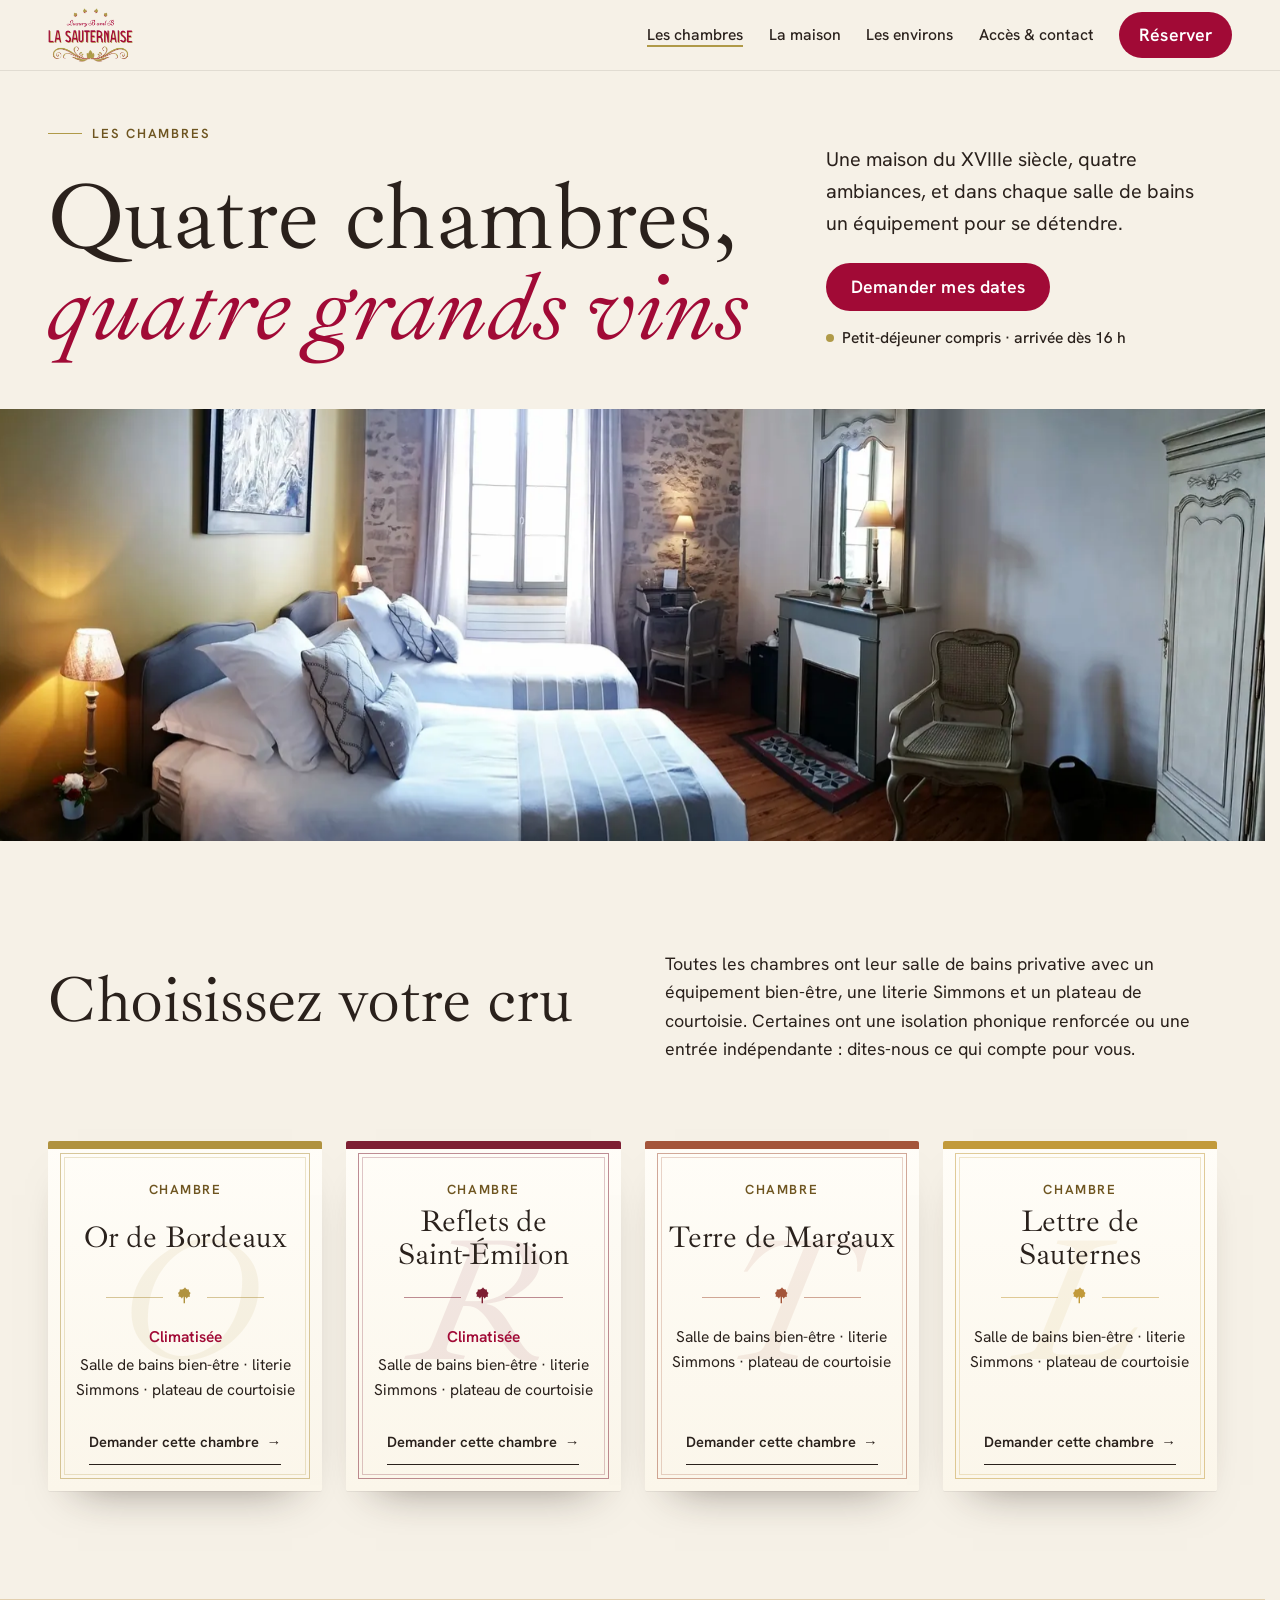
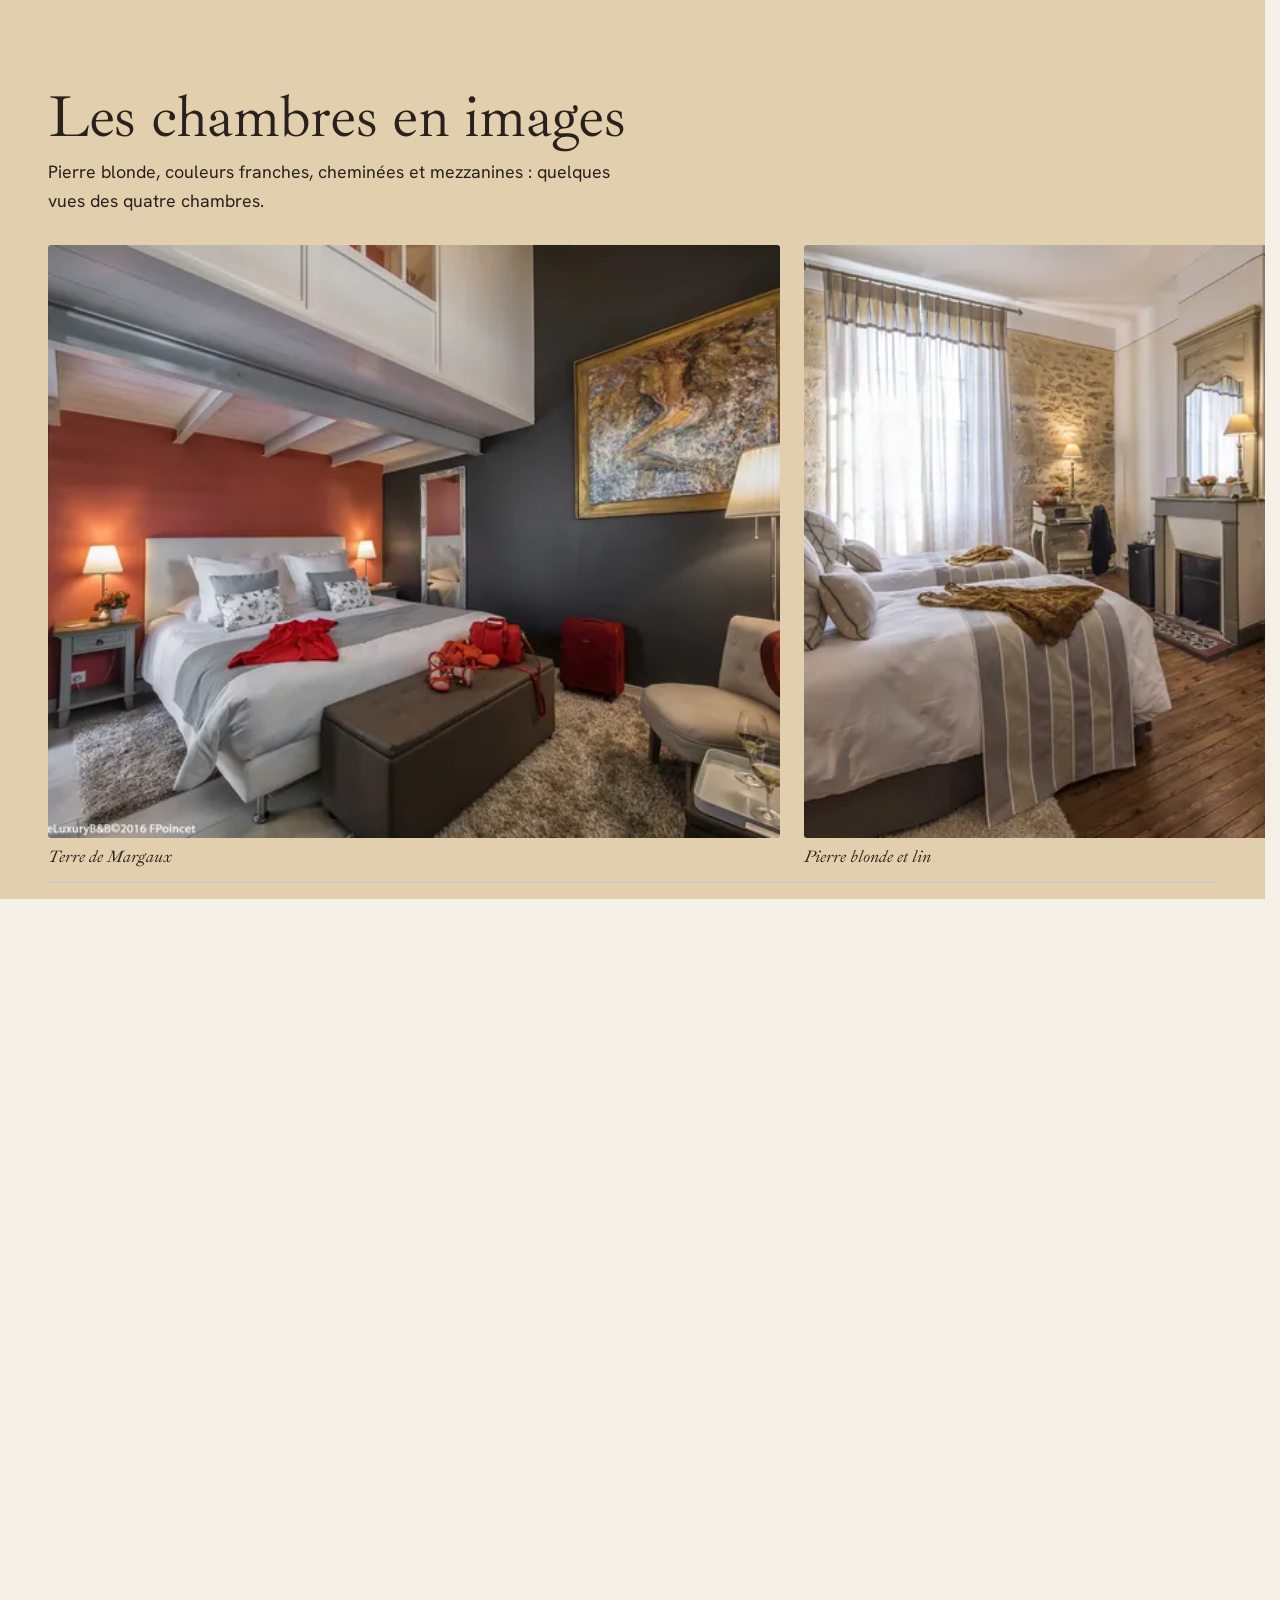
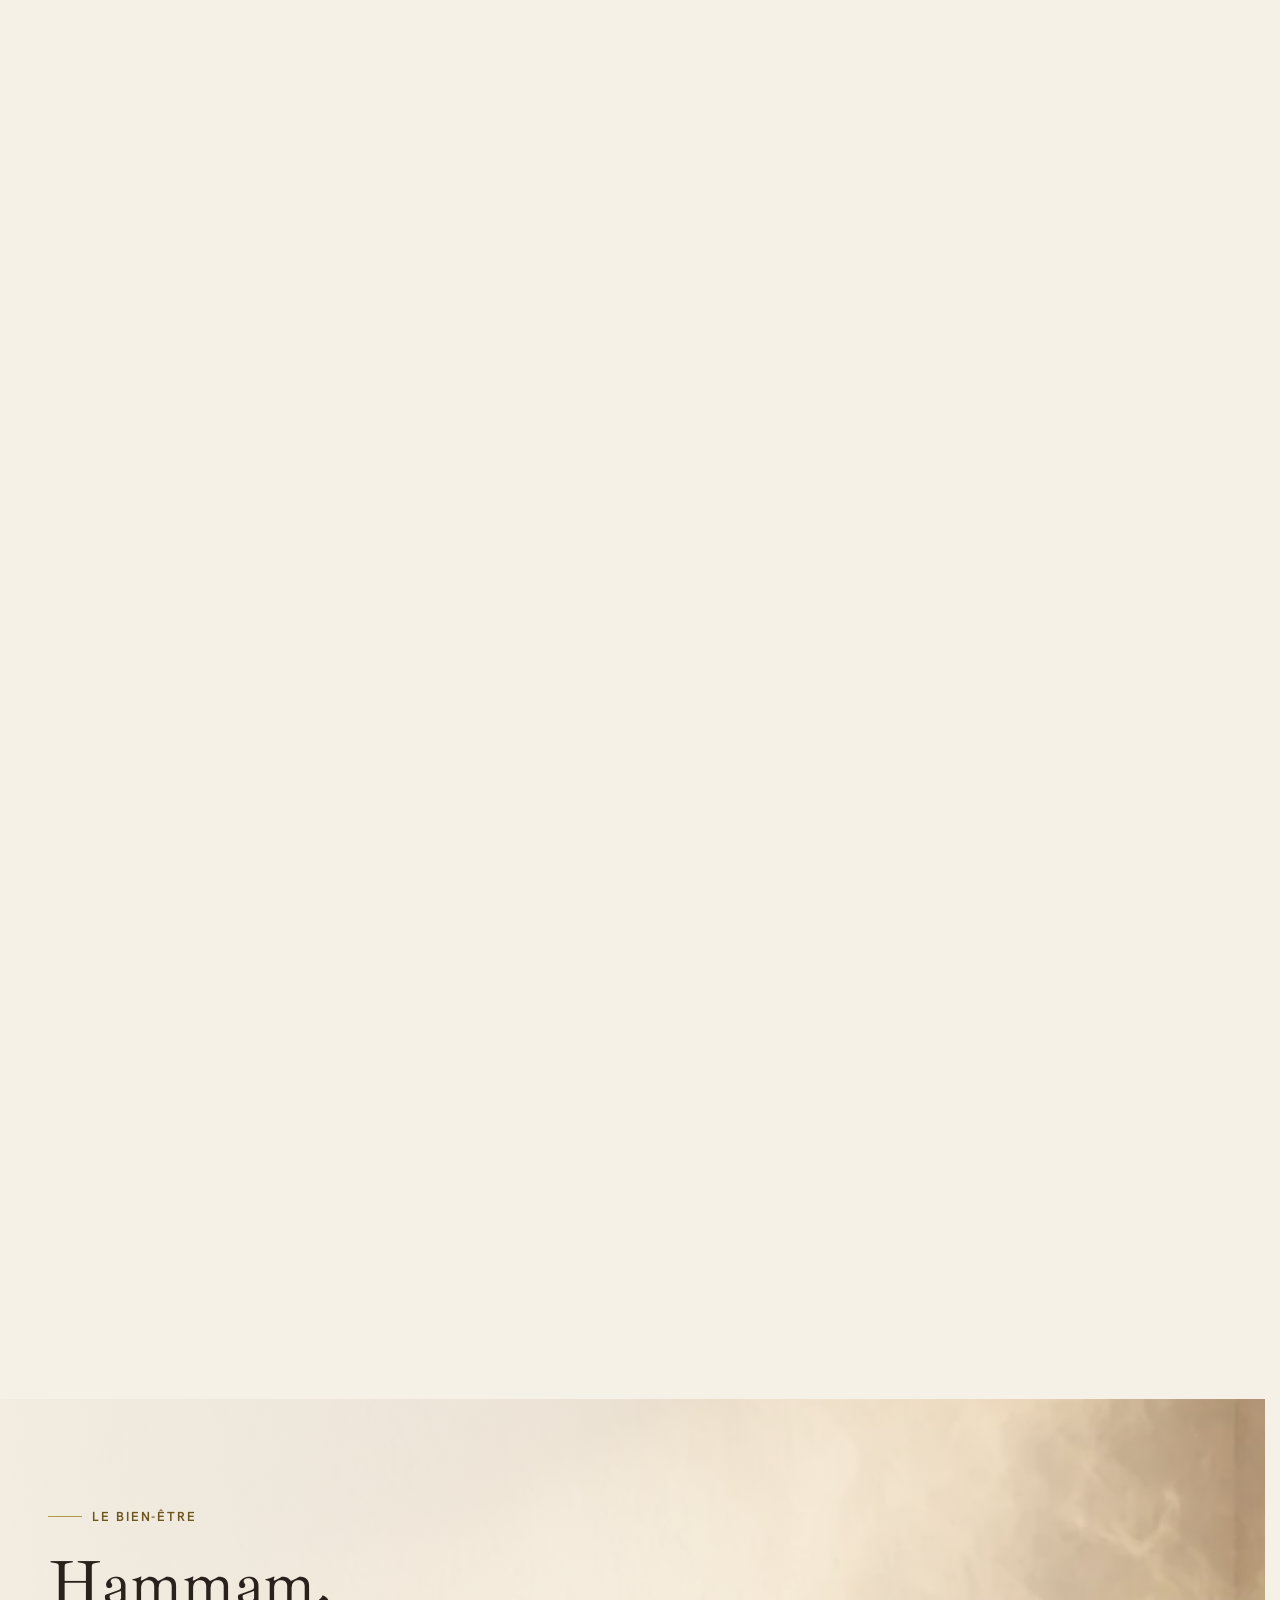
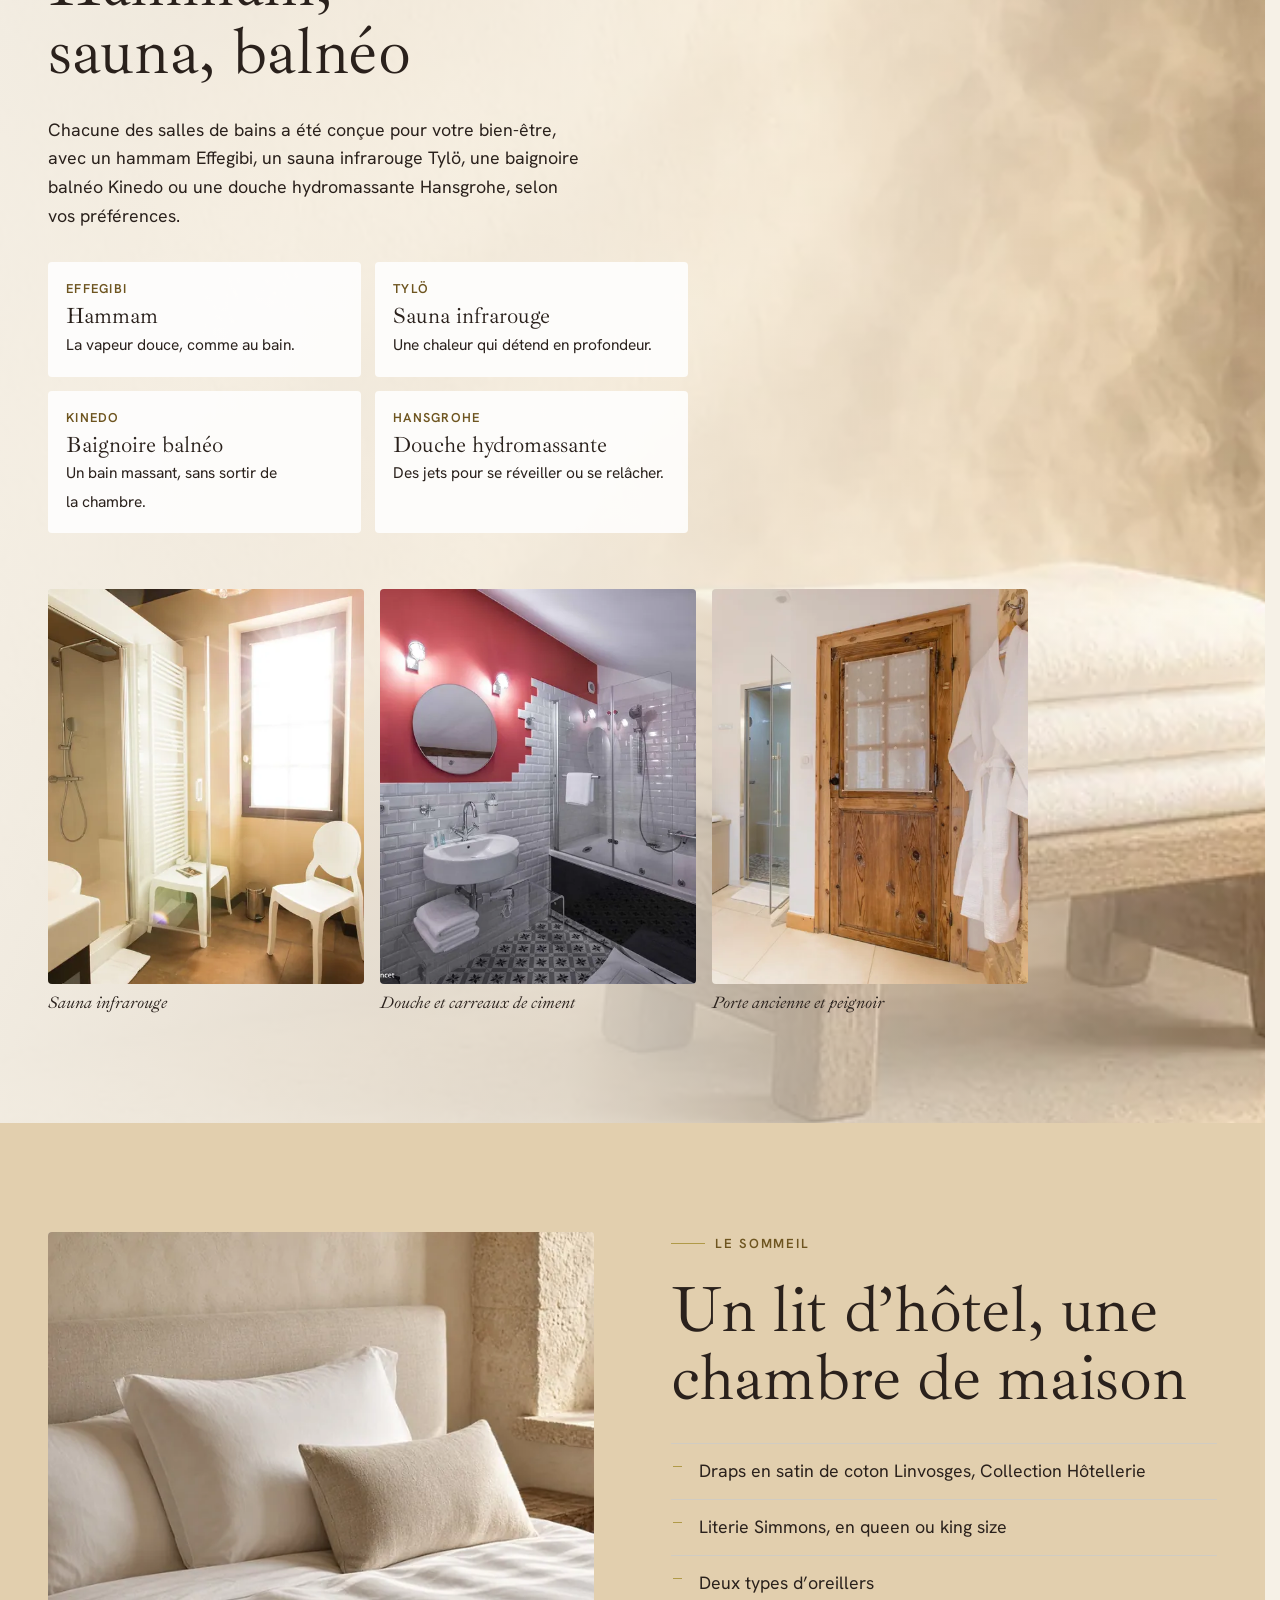
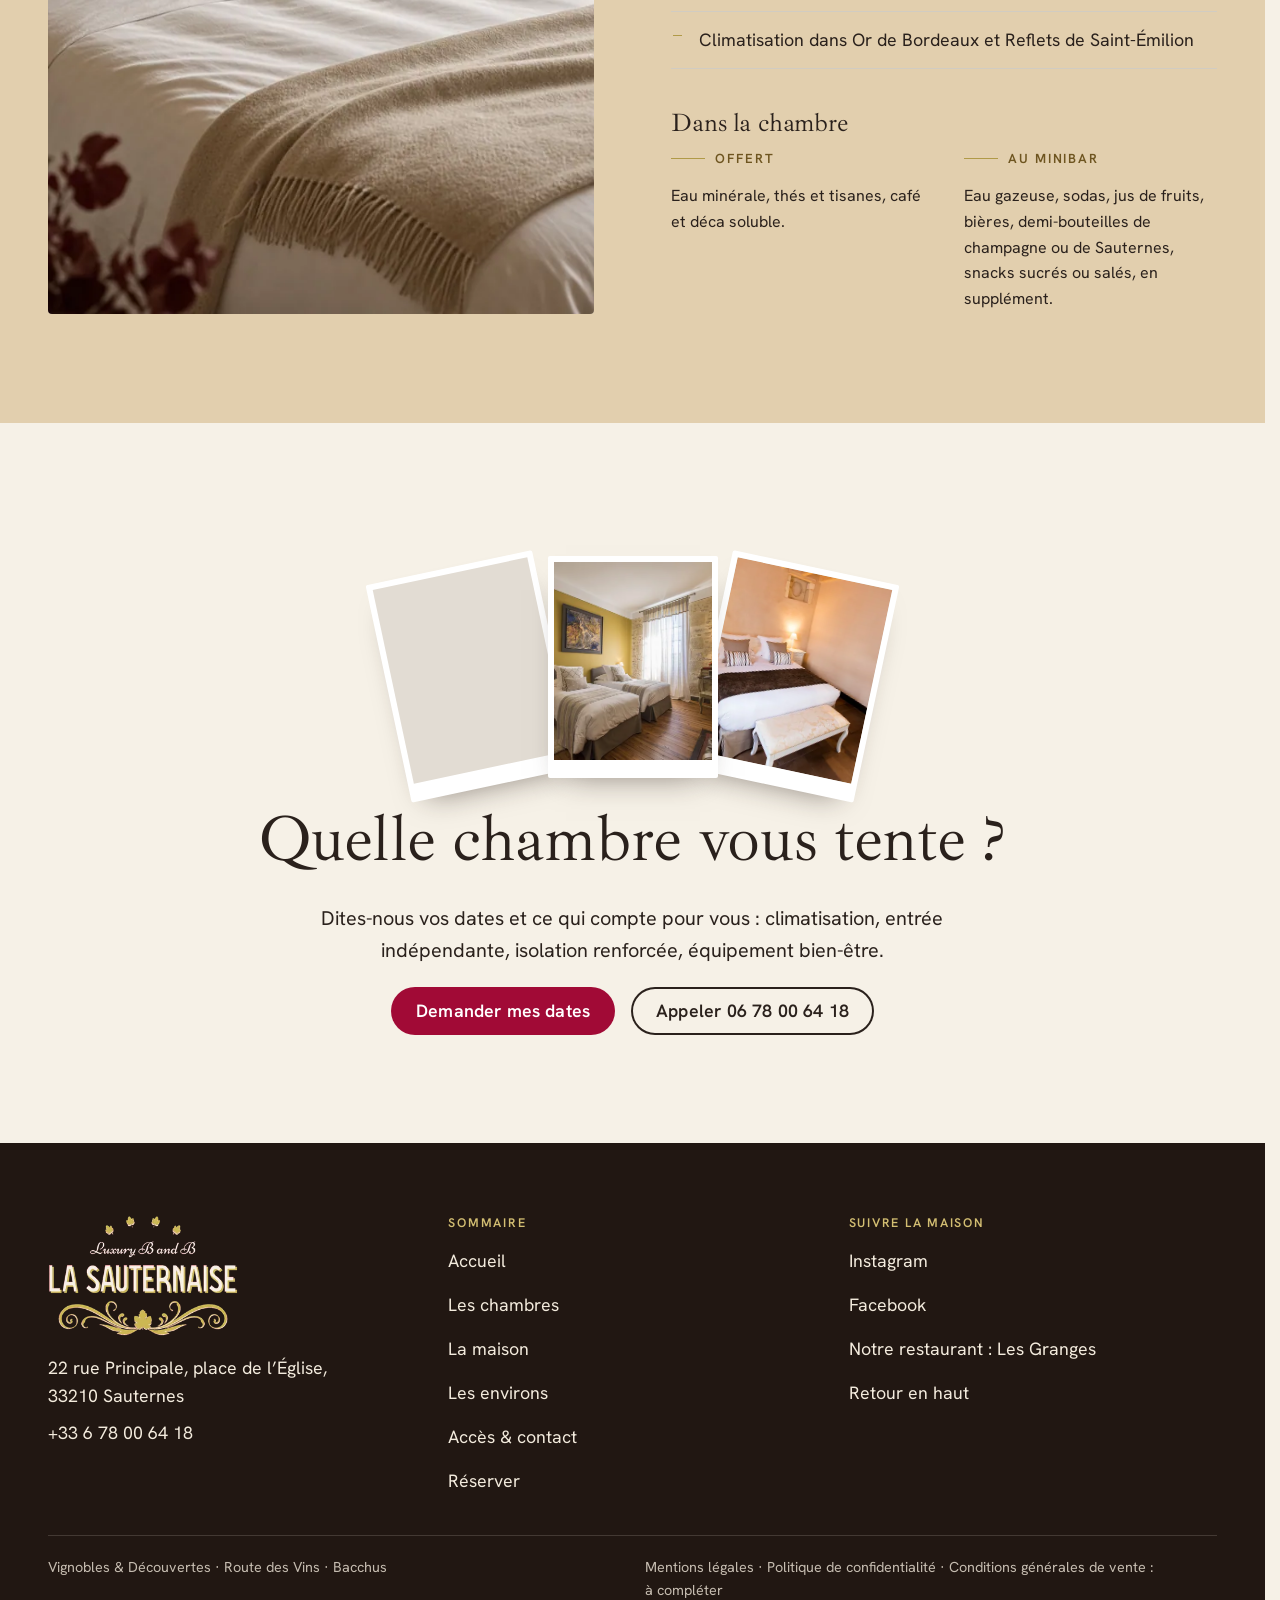
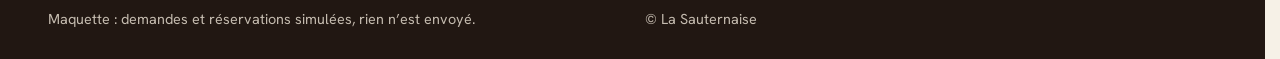
<file: chambres.html>
<!doctype html>
<html lang="fr" data-v="2" data-curseur>
<head>
<meta charset="utf-8">
<meta name="viewport" content="width=device-width, initial-scale=1, viewport-fit=cover">
<title>Les chambres : La Sauternaise, Sauternes</title>
<meta name="description" content="Or de Bordeaux, Reflets de Saint-Émilion, Terre de Margaux, Lettre de Sauternes : quatre chambres, hammam, sauna infrarouge, balnéo ou douche hydromassante.">
<meta name="robots" content="noindex, nofollow">
<link rel="canonical" href="https://lasauternaise-maquette.vercel.app/chambres">
<style>:root{--fond:#F6F1E7;--texte:#2A211C;--voile-fond:#E6D9C1;--ouverture-fond:#F6F1E7;--menu-fond:#EDE3CF}:root { --entete-h: 72px; --barres-h: 0px; } html { background: var(--fond); color: var(--texte); scrollbar-gutter: stable; } body { margin: 0; background: var(--fond); } html.js:not(.secours):not([data-arrivee="retour"]) [data-anime] { opacity: 0; } html.js:not(.secours):not([data-arrivee="retour"]) [data-anime].vu { opacity: 1; } [data-voile] { position: fixed; inset: 0; z-index: 900; background: var(--voile-fond); transform: translateY(100%); visibility: hidden; pointer-events: none; } html[data-arrivee="voile"]:not(.voile-leve):not(.secours) [data-voile] { transform: none; visibility: visible; } html.secours [data-voile] { visibility: hidden !important; } .ouverture-panneau { position: fixed; inset: 0; z-index: 850; display: none; place-content: center; justify-items: center; background: var(--ouverture-fond, var(--voile-fond)); color: var(--fond); text-align: center; } html.js[data-arrivee="intro"]:not(.secours):not(.intro-finie) .ouverture-panneau { display: grid; } html.defilement-bloque, html.defilement-bloque body, html.js[data-arrivee="intro"]:not(.secours):not(.intro-finie), html.js[data-arrivee="intro"]:not(.secours):not(.intro-finie) body, html[data-arrivee="voile"]:not(.voile-leve):not(.secours), html[data-arrivee="voile"]:not(.voile-leve):not(.secours) body { overflow: hidden; } html.js[data-arrivee="intro"]:not(.secours):not(.intro-finie) { background-color: var(--ouverture-fond, var(--voile-fond)); } html[data-arrivee="voile"]:not(.voile-leve):not(.secours) { background-color: var(--voile-fond); }</style>
<script>(function () {
var d = document.documentElement, ss = null, ls = null;
try { ss = window.sessionStorage; ls = window.localStorage; } catch (e) {}
d.classList.add('js');
var nav = performance.getEntriesByType ? performance.getEntriesByType('navigation')[0] : null;
var type = nav ? nav.type : 'navigate';
var depart = null;
try { depart = JSON.parse(ss.getItem('socle:depart') || 'null'); ss.removeItem('socle:depart'); } catch (e) {}
if (depart && !(Date.now() - depart.t < 15000)) depart = null;
var mode = type === 'back_forward' ? 'retour' : type === 'reload' ? 'intro' : depart ? 'voile' : 'intro';
d.setAttribute('data-arrivee', mode);
if (mode === 'voile' && depart.couleur) d.style.setProperty('--voile-fond', depart.couleur);
if (type === 'reload' && 'scrollRestoration' in history) {
history.scrollRestoration = 'manual';
}
try {
var choisie = ls && ls.getItem('socle:langue');
var langue = (d.lang || '').slice(0, 2);
if (choisie && choisie !== langue && type === 'navigate' && !depart) {
var alt = document.querySelector('link[rel="alternate"][hreflang="' + choisie + '"]');
if (alt) location.replace(new URL(alt.href).pathname + location.search + location.hash);
}
} catch (e) {}
setTimeout(function () { if (!d.classList.contains('demarre')) d.classList.add('secours'); }, 2000);
})();</script>
<link rel="preload" href="/assets/fonts/ibarra-real-nova-latin-400-normal.woff2" as="font" type="font/woff2" crossorigin>
<link rel="preload" href="/assets/fonts/hanken-grotesk-latin-400-normal.woff2" as="font" type="font/woff2" crossorigin>
<link rel="stylesheet" href="/assets/css/socle.css?v=2">
<link rel="stylesheet" href="/assets/css/site.css?v=2">
<link rel="modulepreload" href="/assets/js/site.js?v=2">
<link rel="modulepreload" href="/assets/js/socle/index.js?v=2">
<script src="/assets/vendor/gsap.min.js" defer></script>
<script src="/assets/vendor/ScrollTrigger.min.js" defer></script>
<script src="/assets/vendor/SplitText.min.js" defer></script>
<script type="module" src="/assets/js/site.js?v=2"></script>
<meta name="theme-color" content="#F6F1E7">
<link rel="icon" href="/assets/images/favicon.svg" type="image/svg+xml">
<link rel="apple-touch-icon" href="/assets/images/apple-touch-icon.png">
<meta property="og:type" content="website">
<meta property="og:site_name" content="La Sauternaise">
<meta property="og:locale" content="fr_FR">
<meta property="og:title" content="Les chambres : La Sauternaise, Sauternes">
<meta property="og:description" content="Or de Bordeaux, Reflets de Saint-Émilion, Terre de Margaux, Lettre de Sauternes : quatre chambres, hammam, sauna infrarouge, balnéo ou douche hydromassante.">
<meta property="og:url" content="https://lasauternaise-maquette.vercel.app/chambres">
<meta property="og:image" content="https://lasauternaise-maquette.vercel.app/assets/partage/chambres-fr.jpg">
<meta property="og:image:width" content="1200">
<meta property="og:image:height" content="630">
<meta property="og:image:alt" content="Une chambre de La Sauternaise">
<meta name="twitter:card" content="summary_large_image">
<script type="application/ld+json">{"@context":"https://schema.org","@type":"BedAndBreakfast","name":"La Sauternaise","url":"https://lasauternaise-maquette.vercel.app/","telephone":"+33678006418","image":"https://lasauternaise-maquette.vercel.app/assets/images/facade-1280.webp","description":"Maison d’hôtes de charme dans une demeure du XVIIIe siècle, ancien Office de dégustation de Sauternes : quatre chambres avec salle de bains bien-être, petit-déjeuner compris.","address":{"@type":"PostalAddress","streetAddress":"22 rue Principale, place de l’Église","postalCode":"33210","addressLocality":"Sauternes","addressCountry":"FR"},"checkinTime":"16:00","checkoutTime":"11:00","numberOfRooms":4,"petsAllowed":false,"amenityFeature":[{"@type":"LocationFeatureSpecification","name":"Petit-déjeuner compris","value":true},{"@type":"LocationFeatureSpecification","name":"Hammam, sauna infrarouge, baignoire balnéo ou douche hydromassante selon la chambre","value":true}],"sameAs":["https://www.instagram.com/lasauternaise/","https://www.facebook.com/lasauternaise/"]}</script>
</head>
<body id="haut">
<div data-voile data-forme="rideau" data-gouttiere="#E6D9C1" aria-hidden="true"><div class="voile-contenu"><img src="/assets/images/logo-couleur-320.webp" alt="" width="320" height="203"><span data-voile-libelle>Les chambres</span></div></div>
<div class="ouverture-panneau" data-ouverture aria-hidden="true">
  <img class="ouverture-logo" src="/assets/images/logo-couleur-640.webp" alt="" width="640" height="405" data-ouverture-objet>
  <span class="ouverture-trait"></span>
  <p class="ouverture-ligne">Maison d’hôtes · Sauternes</p>
</div>
<a class="evitement" href="#contenu">Aller au contenu</a>
<header data-entete>
  <div class="entete-rangee">
    <a class="entete-logo" href="/" data-libelle="Accueil">
      <img src="/assets/images/logo-couleur-320.webp" alt="" width="320" height="203"><span class="visuellement-cache">La Sauternaise</span>
    </a>
    <nav data-nav aria-label="Navigation principale">
      <ul><li><a href="/chambres" data-libelle="Les chambres" aria-current="page">Les chambres</a></li><li><a href="/la-maison" data-libelle="La maison">La maison</a></li><li><a href="/environs" data-libelle="Les environs">Les environs</a></li><li><a href="/acces" data-libelle="Accès &amp; contact">Accès &amp; contact</a></li></ul>
    </nav>
    <div class="entete-actions">
      <a class="bouton" href="/reserver" data-libelle="Réserver">Réserver</a>
      <button type="button" data-menu-bouton aria-controls="menu" aria-expanded="false" data-libelle-ouvrir="Menu" data-libelle-fermer="Fermer"><span data-libelle-bouton>Menu</span></button>
      <a class="menu-sansjs" href="#menu" data-menu-lien>Menu</a>
    </div>
  </div>
</header>
<script>/* Avant le premier affichage : rangées de la navigation (même règle que ajusterNav dans assets/js/socle/entete.js)
   et hauteur réelle de l'en-tête, pour que rien ne saute quand le JavaScript du site prend la main. */
(function () {
  var h = document.documentElement, u = document.querySelector('[data-nav] ul'), e = document.querySelector('[data-entete]');
  if (u) {
    var deborde = function () { return u.scrollWidth > u.clientWidth + 1; }, c = deborde();
    if (c && window.matchMedia('(min-width: 900px)').matches) {
      h.classList.add('nav-deux-rangees'); c = deborde();
      if (c) { h.classList.add('nav-deux-lignes'); var a = u.querySelector('a'); c = !a || u.getBoundingClientRect().height > a.getBoundingClientRect().height * 2.5; }
      if (c) h.classList.remove('nav-deux-rangees', 'nav-deux-lignes');
    }
    if (c) h.classList.add('nav-compacte');
  }
  if (e) h.style.setProperty('--entete-h', Math.round(e.getBoundingClientRect().height) + 'px');
})();</script>
<span id="menu-ferme" aria-hidden="true"></span>
<div id="menu" data-menu role="dialog" aria-modal="true" aria-label="Menu">
  <p class="menu-sansjs-fermer"><a href="#menu-ferme">Fermer</a></p>
  <ul><li style="--i:0"><a href="/" class="menu-lien" data-libelle="Accueil">Accueil</a></li><li style="--i:1"><a href="/chambres" class="menu-lien" data-libelle="Les chambres" aria-current="page">Les chambres</a></li><li style="--i:2"><a href="/la-maison" class="menu-lien" data-libelle="La maison">La maison</a></li><li style="--i:3"><a href="/environs" class="menu-lien" data-libelle="Les environs">Les environs</a></li><li style="--i:4"><a href="/acces" class="menu-lien" data-libelle="Accès &amp; contact">Accès &amp; contact</a></li></ul>
  <p><a class="bouton" href="tel:+33678006418">Appeler 06 78 00 64 18</a></p>
</div>
<main id="contenu" tabindex="-1">
<section class="ouv" id="debut">
  <div class="conteneur ouv-bandeau-tete">
    <div>
      <p class="surtitre">Les chambres</p>
      <h1 data-anime="gsap" class="ouv-titre"><span class="ligne-masque"><span class="hero-ligne">Quatre chambres,</span></span><span class="ligne-masque"><span class="hero-ligne"><em>quatre grands vins</em></span></span></h1>
    </div>
    <div class="colonne">
      <p class="chapo masque-ecran-bas">Une maison du XVIIIe siècle, quatre ambiances, et dans chaque salle de bains un équipement pour se détendre.</p>
      <p class="actions"><a href="/reserver" class="bouton" data-libelle="Réserver" data-action-principale data-survol="magnetique">Demander mes dates</a></p>
      <p class="info-cle" data-info-cle style="margin-top:14px">Petit-déjeuner compris · arrivée dès 16 h</p>
    </div>
  </div>
  <figure class="media bandeau" data-iris-centre data-effet="bandeau" style="--cadrage:42% 45%;--cadrage-mobile:51% 48%;background-image:url([data-uri]);background-size:cover;background-position:42% 45%">
  <picture><source media="(max-width: 760px) and (orientation: portrait)" srcset="/assets/images/chambres-bandeau-mobile-640.webp 640w, /assets/images/chambres-bandeau-mobile-1080.webp 1080w" sizes="100vw">
    <img src="/assets/images/chambres-bandeau-1600.webp" srcset="/assets/images/chambres-bandeau-800.webp 800w, /assets/images/chambres-bandeau-1600.webp 1600w, /assets/images/chambres-bandeau-2000.webp 2000w" sizes="100vw" alt="Une chambre de La Sauternaise en panoramique : lit blanc, cheminée et armoire ancienne" width="1600" height="686" fetchpriority="high" loading="eager" decoding="async">
  </picture>
</figure>
</section>
<section class="section" id="les-quatre" aria-labelledby="noms-titre">
  <div class="conteneur">
    <div class="pied-tete">
      <h2 class="titre-section" id="noms-titre" data-anime="lignes">Choisissez votre cru</h2>
      <p data-anime>Toutes les chambres ont leur salle de bains privative avec un équipement bien-être, une literie Simmons et un plateau de courtoisie. Certaines ont une isolation phonique renforcée ou une entrée indépendante : dites-nous ce qui compte pour vous.</p>
    </div>
    <ul class="etiquettes" data-anime="cascade" data-visuel>
      <li class="etiquette-place" id="or-de-bordeaux"><div class="etiquette" style="--teinte:#B0923F" data-survol="incline">
        <span class="etiquette-bandeau" aria-hidden="true"></span>
        <span class="etiquette-initiale" aria-hidden="true" data-audit-ignorer>O</span>
        <p class="etiquette-mot">Chambre</p>
        <h3>Or de Bordeaux</h3>
        <span class="etiquette-orne" aria-hidden="true"><svg class="etiquette-feuille" viewBox="0 0 32 32" aria-hidden="true" focusable="false"><path fill="currentColor" d="M16 3c1.2 2.4 3 3.3 5.2 3.1-.5 2 .3 3.7 2.4 4.6-1.4 1.3-1.7 3.1-.8 5.2-2.1-.3-3.6.4-4.6 2.3-.6-1.4-1.3-2.3-2.2-2.7v8.9h-1.9v-8.9c-.9.4-1.6 1.3-2.2 2.7-1-1.9-2.5-2.6-4.6-2.3.9-2.1.6-3.9-.8-5.2 2.1-.9 2.9-2.6 2.4-4.6C12.9 6.3 14.8 5.4 16 3z"/></svg></span>
        <p class="etiquette-details"><strong>Climatisée</strong>Salle de bains bien-être · literie Simmons · plateau de courtoisie</p>
        <a href="/reserver?chambre=or-de-bordeaux" class="lien-fleche" data-libelle="Réserver">Demander cette chambre</a>
      </div></li><li class="etiquette-place" id="reflets-de-saint-emilion"><div class="etiquette" style="--teinte:#7E1F33" data-survol="incline">
        <span class="etiquette-bandeau" aria-hidden="true"></span>
        <span class="etiquette-initiale" aria-hidden="true" data-audit-ignorer>R</span>
        <p class="etiquette-mot">Chambre</p>
        <h3>Reflets de Saint-Émilion</h3>
        <span class="etiquette-orne" aria-hidden="true"><svg class="etiquette-feuille" viewBox="0 0 32 32" aria-hidden="true" focusable="false"><path fill="currentColor" d="M16 3c1.2 2.4 3 3.3 5.2 3.1-.5 2 .3 3.7 2.4 4.6-1.4 1.3-1.7 3.1-.8 5.2-2.1-.3-3.6.4-4.6 2.3-.6-1.4-1.3-2.3-2.2-2.7v8.9h-1.9v-8.9c-.9.4-1.6 1.3-2.2 2.7-1-1.9-2.5-2.6-4.6-2.3.9-2.1.6-3.9-.8-5.2 2.1-.9 2.9-2.6 2.4-4.6C12.9 6.3 14.8 5.4 16 3z"/></svg></span>
        <p class="etiquette-details"><strong>Climatisée</strong>Salle de bains bien-être · literie Simmons · plateau de courtoisie</p>
        <a href="/reserver?chambre=reflets-de-saint-emilion" class="lien-fleche" data-libelle="Réserver">Demander cette chambre</a>
      </div></li><li class="etiquette-place" id="terre-de-margaux"><div class="etiquette" style="--teinte:#A4553A" data-survol="incline">
        <span class="etiquette-bandeau" aria-hidden="true"></span>
        <span class="etiquette-initiale" aria-hidden="true" data-audit-ignorer>T</span>
        <p class="etiquette-mot">Chambre</p>
        <h3>Terre de Margaux</h3>
        <span class="etiquette-orne" aria-hidden="true"><svg class="etiquette-feuille" viewBox="0 0 32 32" aria-hidden="true" focusable="false"><path fill="currentColor" d="M16 3c1.2 2.4 3 3.3 5.2 3.1-.5 2 .3 3.7 2.4 4.6-1.4 1.3-1.7 3.1-.8 5.2-2.1-.3-3.6.4-4.6 2.3-.6-1.4-1.3-2.3-2.2-2.7v8.9h-1.9v-8.9c-.9.4-1.6 1.3-2.2 2.7-1-1.9-2.5-2.6-4.6-2.3.9-2.1.6-3.9-.8-5.2 2.1-.9 2.9-2.6 2.4-4.6C12.9 6.3 14.8 5.4 16 3z"/></svg></span>
        <p class="etiquette-details">Salle de bains bien-être · literie Simmons · plateau de courtoisie</p>
        <a href="/reserver?chambre=terre-de-margaux" class="lien-fleche" data-libelle="Réserver">Demander cette chambre</a>
      </div></li><li class="etiquette-place" id="lettre-de-sauternes"><div class="etiquette" style="--teinte:#C29A3A" data-survol="incline">
        <span class="etiquette-bandeau" aria-hidden="true"></span>
        <span class="etiquette-initiale" aria-hidden="true" data-audit-ignorer>L</span>
        <p class="etiquette-mot">Chambre</p>
        <h3>Lettre de Sauternes</h3>
        <span class="etiquette-orne" aria-hidden="true"><svg class="etiquette-feuille" viewBox="0 0 32 32" aria-hidden="true" focusable="false"><path fill="currentColor" d="M16 3c1.2 2.4 3 3.3 5.2 3.1-.5 2 .3 3.7 2.4 4.6-1.4 1.3-1.7 3.1-.8 5.2-2.1-.3-3.6.4-4.6 2.3-.6-1.4-1.3-2.3-2.2-2.7v8.9h-1.9v-8.9c-.9.4-1.6 1.3-2.2 2.7-1-1.9-2.5-2.6-4.6-2.3.9-2.1.6-3.9-.8-5.2 2.1-.9 2.9-2.6 2.4-4.6C12.9 6.3 14.8 5.4 16 3z"/></svg></span>
        <p class="etiquette-details">Salle de bains bien-être · literie Simmons · plateau de courtoisie</p>
        <a href="/reserver?chambre=lettre-de-sauternes" class="lien-fleche" data-libelle="Réserver">Demander cette chambre</a>
      </div></li>
    </ul>
  </div>
</section>
<section class="galerie ecran epingle fond-pierre" id="en-images" data-entete-cache data-fx="galerie" aria-labelledby="galerie-titre">
  <div class="conteneur galerie-tete">
    <h2 id="galerie-titre" data-anime="lignes">Les chambres en images</h2>
    <p>Pierre blonde, couleurs franches, cheminées et mezzanines : quelques vues des quatre chambres.</p>
  </div>
  <div class="piste galerie-piste" data-galerie tabindex="0" role="region" aria-label="Galerie des chambres, défilement horizontal" data-anime="cascade">
    <figure class="vue "><figure class="media " style="--cadrage:50% 55%">
  <picture>
    <img src="/assets/images/chambre-terre-de-margaux-1280.webp" srcset="/assets/images/chambre-terre-de-margaux-640.webp 640w, /assets/images/chambre-terre-de-margaux-1280.webp 1280w, /assets/images/chambre-terre-de-margaux-1800.webp 1800w" sizes="(max-width: 760px) 80vw, 46vw" alt="La chambre Terre de Margaux : mur terracotta, mezzanine et grand lit" width="1280" height="853" loading="lazy" decoding="async">
  </picture>
</figure><figcaption>Terre de Margaux</figcaption></figure><figure class="vue "><figure class="media " style="--cadrage:47% 44%">
  <picture>
    <img src="/assets/images/chambre-pierre-1280.webp" srcset="/assets/images/chambre-pierre-640.webp 640w, /assets/images/chambre-pierre-1280.webp 1280w, /assets/images/chambre-pierre-1800.webp 1800w" sizes="(max-width: 760px) 80vw, 46vw" alt="Chambre aux murs de pierre, lit en lin et cheminée ancienne" width="1280" height="853" loading="lazy" decoding="async">
  </picture>
</figure><figcaption>Pierre blonde et lin</figcaption></figure><figure class="vue vue--haute"><figure class="media " style="--cadrage:51% 55%">
  <picture>
    <img src="/assets/images/chambre-mezzanine-1100.webp" srcset="/assets/images/chambre-mezzanine-480.webp 480w, /assets/images/chambre-mezzanine-800.webp 800w, /assets/images/chambre-mezzanine-1100.webp 1100w" sizes="(max-width: 760px) 80vw, 46vw" alt="Chambre à mezzanine, mur rouge et verrière d’atelier" width="1100" height="1650" loading="lazy" decoding="async">
  </picture>
</figure><figcaption>Sous la mezzanine</figcaption></figure><figure class="vue "><figure class="media " style="--cadrage:50% 60%">
  <picture>
    <img src="/assets/images/chambre-blanche-1280.webp" srcset="/assets/images/chambre-blanche-640.webp 640w, /assets/images/chambre-blanche-1280.webp 1280w, /assets/images/chambre-blanche-1800.webp 1800w" sizes="(max-width: 760px) 80vw, 46vw" alt="Chambre blanche et grise, cheminée de marbre et verrière vers la salle de bains" width="1280" height="853" loading="lazy" decoding="async">
  </picture>
</figure><figcaption>Cheminée de marbre</figcaption></figure><figure class="vue "><figure class="media " style="--cadrage:45% 50%">
  <picture>
    <img src="/assets/images/chambre-ocre-1280.webp" srcset="/assets/images/chambre-ocre-640.webp 640w, /assets/images/chambre-ocre-1280.webp 1280w, /assets/images/chambre-ocre-1500.webp 1500w" sizes="(max-width: 760px) 80vw, 46vw" alt="Chambre au mur ocre, grand tableau et lits jumeaux" width="1280" height="853" loading="lazy" decoding="async">
  </picture>
</figure><figcaption>Le mur ocre</figcaption></figure><figure class="vue "><figure class="media " style="--cadrage:40% 50%">
  <picture>
    <img src="/assets/images/chambre-grise-1280.webp" srcset="/assets/images/chambre-grise-640.webp 640w, /assets/images/chambre-grise-1280.webp 1280w" sizes="(max-width: 760px) 80vw, 46vw" alt="Chambre au mur gris anthracite, tableau coloré et salle de bains vitrée" width="1280" height="854" loading="lazy" decoding="async">
  </picture>
</figure><figcaption>Gris anthracite</figcaption></figure><figure class="vue "><figure class="media " style="--cadrage:44% 53%">
  <picture>
    <img src="/assets/images/chambre-poutres-1280.webp" srcset="/assets/images/chambre-poutres-640.webp 640w, /assets/images/chambre-poutres-1280.webp 1280w" sizes="(max-width: 760px) 80vw, 46vw" alt="Chambre sous les poutres, pierre blonde et lampes de chevet" width="1280" height="853" loading="lazy" decoding="async">
  </picture>
</figure><figcaption>Sous les poutres</figcaption></figure><figure class="vue "><figure class="media " style="--cadrage:50% 55%">
  <picture>
    <img src="/assets/images/chambre-jaune-1280.webp" srcset="/assets/images/chambre-jaune-640.webp 640w, /assets/images/chambre-jaune-1280.webp 1280w" sizes="(max-width: 760px) 80vw, 46vw" alt="Chambre au mur jaune et mur de pierre, lits jumeaux et lumière du jour" width="1280" height="854" loading="lazy" decoding="async">
  </picture>
</figure><figcaption>Lumière du jour</figcaption></figure><figure class="vue "><figure class="media " style="--cadrage:54% 45%">
  <picture>
    <img src="/assets/images/chambre-douce-1280.webp" srcset="/assets/images/chambre-douce-640.webp 640w, /assets/images/chambre-douce-1280.webp 1280w" sizes="(max-width: 760px) 80vw, 46vw" alt="Chambre aux tons crème, lit capitonné et lumière chaude" width="1280" height="853" loading="lazy" decoding="async">
  </picture>
</figure><figcaption>Lit capitonné</figcaption></figure>
  </div>
  <div class="galerie-progres" aria-hidden="true"><span></span></div>
</section>
<section class="section vapeur" id="bien-etre" aria-labelledby="soins-titre">
  <figure class="media " data-fx="parallaxe" data-fx-force="6" style="--cadrage:74% 50%;--cadrage-mobile:50% 48%">
  <picture><source media="(max-width: 760px) and (orientation: portrait)" srcset="/assets/images/vapeur-mobile-640.webp 640w" sizes="100vw">
    <img src="/assets/images/vapeur-1280.webp" srcset="/assets/images/vapeur-640.webp 640w, /assets/images/vapeur-1280.webp 1280w, /assets/images/vapeur-1920.webp 1920w" sizes="100vw" alt="Vapeur douce devant un mur de pierre blonde, serviette pliée sur un banc" width="1280" height="720" loading="lazy" decoding="async">
  </picture>
</figure>
  <div class="conteneur">
    <div class="vapeur-texte">
      <p class="surtitre">Le bien-être</p>
      <h2 class="titre-section" id="soins-titre" data-anime="lignes">Hammam, sauna, balnéo</h2>
      <p data-anime>Chacune des salles de bains a été conçue pour votre bien-être, avec un hammam Effegibi, un sauna infrarouge Tylö, une baignoire balnéo Kinedo ou une douche hydromassante Hansgrohe, selon vos préférences.</p>
    </div>
    <ul class="soins" data-anime="cascade">
      <li><em>Effegibi</em><strong>Hammam</strong><span>La vapeur douce, comme au bain.</span></li><li><em>Tylö</em><strong>Sauna infrarouge</strong><span>Une chaleur qui détend en profondeur.</span></li><li><em>Kinedo</em><strong>Baignoire balnéo</strong><span>Un bain massant, sans sortir de la chambre.</span></li><li><em>Hansgrohe</em><strong>Douche hydromassante</strong><span>Des jets pour se réveiller ou se relâcher.</span></li>
    </ul>
    <div class="salles" data-anime="cascade" id="salles-de-bains">
      <figure><figure class="media " style="--cadrage:50% 60%">
  <picture>
    <img src="/assets/images/sauna-800.webp" srcset="/assets/images/sauna-480.webp 480w, /assets/images/sauna-800.webp 800w" sizes="(max-width: 760px) 32vw, 26vw" alt="Sauna infrarouge en bois clair dans une salle de bains" width="800" height="1000" loading="lazy" decoding="async">
  </picture>
</figure><figcaption>Sauna infrarouge</figcaption></figure>
      <figure><figure class="media " style="--cadrage:50% 53%">
  <picture>
    <img src="/assets/images/bain-rouge-800.webp" srcset="/assets/images/bain-rouge-480.webp 480w, /assets/images/bain-rouge-800.webp 800w" sizes="(max-width: 760px) 32vw, 26vw" alt="Salle de bains au mur rouge, douche vitrée et carreaux de ciment" width="800" height="1000" loading="lazy" decoding="async">
  </picture>
</figure><figcaption>Douche et carreaux de ciment</figcaption></figure>
      <figure><figure class="media " style="--cadrage:50% 50%">
  <picture>
    <img src="/assets/images/porte-peignoir-800.webp" srcset="/assets/images/porte-peignoir-480.webp 480w, /assets/images/porte-peignoir-800.webp 800w" sizes="(max-width: 760px) 32vw, 26vw" alt="Porte ancienne en bois et peignoir blanc dans une salle de bains en pierre" width="800" height="1000" loading="lazy" decoding="async">
  </picture>
</figure><figcaption>Porte ancienne et peignoir</figcaption></figure>
    </div>
  </div>
</section>
<section class="section fond-pierre" id="sommeil" aria-labelledby="linge-titre">
  <div class="conteneur deux">
    <figure class="media " data-anime="rideau" style="--cadrage:52% 58%">
  <picture>
    <img src="/assets/images/linge-satin-784.webp" srcset="/assets/images/linge-satin-480.webp 480w, /assets/images/linge-satin-640.webp 640w, /assets/images/linge-satin-784.webp 784w" sizes="(max-width: 860px) 92vw, 44vw" alt="Draps de satin de coton blanc et deux oreillers" width="784" height="980" loading="lazy" decoding="async">
  </picture>
</figure>
    <div>
      <p class="surtitre">Le sommeil</p>
      <h2 class="titre-section" id="linge-titre" data-anime="lignes">Un lit d’hôtel, une chambre de maison</h2>
      <ul class="liste-fine" data-anime="cascade"><li>Draps en satin de coton Linvosges, Collection Hôtellerie</li><li>Literie Simmons, en queen ou king size</li><li>Deux types d’oreillers</li><li>Climatisation dans Or de Bordeaux et Reflets de Saint-Émilion</li></ul>
      <h3 style="margin-top:1.6em;font-size:1.6rem">Dans la chambre</h3>
      <div class="colonnes-matin" data-anime="cascade" style="margin-top:.6em">
        <div><h4 class="surtitre">Offert</h4><p>Eau minérale, thés et tisanes, café et déca soluble.</p></div>
        <div><h4 class="surtitre">Au minibar</h4><p>Eau gazeuse, sodas, jus de fruits, bières, demi-bouteilles de champagne ou de Sauternes, snacks sucrés ou salés, en supplément.</p></div>
      </div>
    </div>
  </div>
</section>
<section class="section fin-page" id="fin" aria-labelledby="fin-titre">
  <div class="conteneur">
    <div class="eventail" data-effet="eventail" aria-hidden="true"><figure class="tirage-mini"><figure class="media " style="--cadrage:51% 55%">
  <picture>
    <img src="/assets/images/chambre-mezzanine-1100.webp" srcset="/assets/images/chambre-mezzanine-480.webp 480w, /assets/images/chambre-mezzanine-800.webp 800w, /assets/images/chambre-mezzanine-1100.webp 1100w" sizes="170px" alt="Chambre à mezzanine, mur rouge et verrière d’atelier" width="1100" height="1650" loading="lazy" decoding="async">
  </picture>
</figure></figure><figure class="tirage-mini"><figure class="media " style="--cadrage:50% 55%">
  <picture>
    <img src="/assets/images/chambre-jaune-1280.webp" srcset="/assets/images/chambre-jaune-640.webp 640w, /assets/images/chambre-jaune-1280.webp 1280w" sizes="170px" alt="Chambre au mur jaune et mur de pierre, lits jumeaux et lumière du jour" width="1280" height="854" loading="lazy" decoding="async">
  </picture>
</figure></figure><figure class="tirage-mini"><figure class="media " style="--cadrage:54% 45%">
  <picture>
    <img src="/assets/images/chambre-douce-1280.webp" srcset="/assets/images/chambre-douce-640.webp 640w, /assets/images/chambre-douce-1280.webp 1280w" sizes="170px" alt="Chambre aux tons crème, lit capitonné et lumière chaude" width="1280" height="853" loading="lazy" decoding="async">
  </picture>
</figure></figure></div>
    <h2 class="titre-section" id="fin-titre" data-anime="lignes">Quelle chambre vous tente ?</h2>
    <p class="chapo" data-anime>Dites-nous vos dates et ce qui compte pour vous : climatisation, entrée indépendante, isolation renforcée, équipement bien-être.</p>
    <p class="actions" data-anime>
      <a href="/reserver" class="bouton" data-libelle="Réserver" data-survol="magnetique">Demander mes dates</a>
      <a class="bouton bouton--contour" href="tel:+33678006418">Appeler 06 78 00 64 18</a>
    </p>
  </div>
</section>
</main>
<footer class="pied" id="pied">
  <div class="conteneur pied-grille">
    <div class="pied-maison">
      <img class="pied-logo" src="/assets/images/logo-creme-320.webp" alt="La Sauternaise, maison d’hôtes à Sauternes" width="320" height="203" loading="lazy">
      <p>22 rue Principale, place de l’Église, 33210 Sauternes<br><a href="tel:+33678006418">+33 6 78 00 64 18</a></p>
    </div>
    <nav aria-label="Sommaire">
      <p class="pied-titre">Sommaire</p>
      <ul><li><a href="/" data-libelle="Accueil">Accueil</a></li><li><a href="/chambres" data-libelle="Les chambres" aria-current="page">Les chambres</a></li><li><a href="/la-maison" data-libelle="La maison">La maison</a></li><li><a href="/environs" data-libelle="Les environs">Les environs</a></li><li><a href="/acces" data-libelle="Accès &amp; contact">Accès &amp; contact</a></li><li><a href="/reserver" data-libelle="Réserver">Réserver</a></li></ul>
    </nav>
    <div>
      <p class="pied-titre">Suivre la maison</p>
      <ul>
        <li><a href="https://www.instagram.com/lasauternaise/" target="_blank" rel="noopener">Instagram<span class="visuellement-cache"> (nouvel onglet)</span></a></li>
        <li><a href="https://www.facebook.com/lasauternaise/" target="_blank" rel="noopener">Facebook<span class="visuellement-cache"> (nouvel onglet)</span></a></li>
        <li><a href="https://www.les-granges-de-sauternes.com/" target="_blank" rel="noopener">Notre restaurant : Les Granges<span class="visuellement-cache"> (nouvel onglet)</span></a></li>
        <li><a href="#haut" data-sans-transition>Retour en haut</a></li>
      </ul>
    </div>
  </div>
  <div class="conteneur pied-bas"><p>Vignobles &amp; Découvertes · Route des Vins · Bacchus</p><p>Mentions légales · Politique de confidentialité · Conditions générales de vente : à compléter</p><p>Maquette : demandes et réservations simulées, rien n’est envoyé.</p><p>© La Sauternaise</p></div>
</footer>
<div data-barre-fixe>
  <a class="bouton bouton--contour" href="tel:+33678006418">Appeler</a>
  <a class="bouton" href="/reserver" data-libelle="Réserver">Réserver</a>
</div>
</body>
</html>
</file>
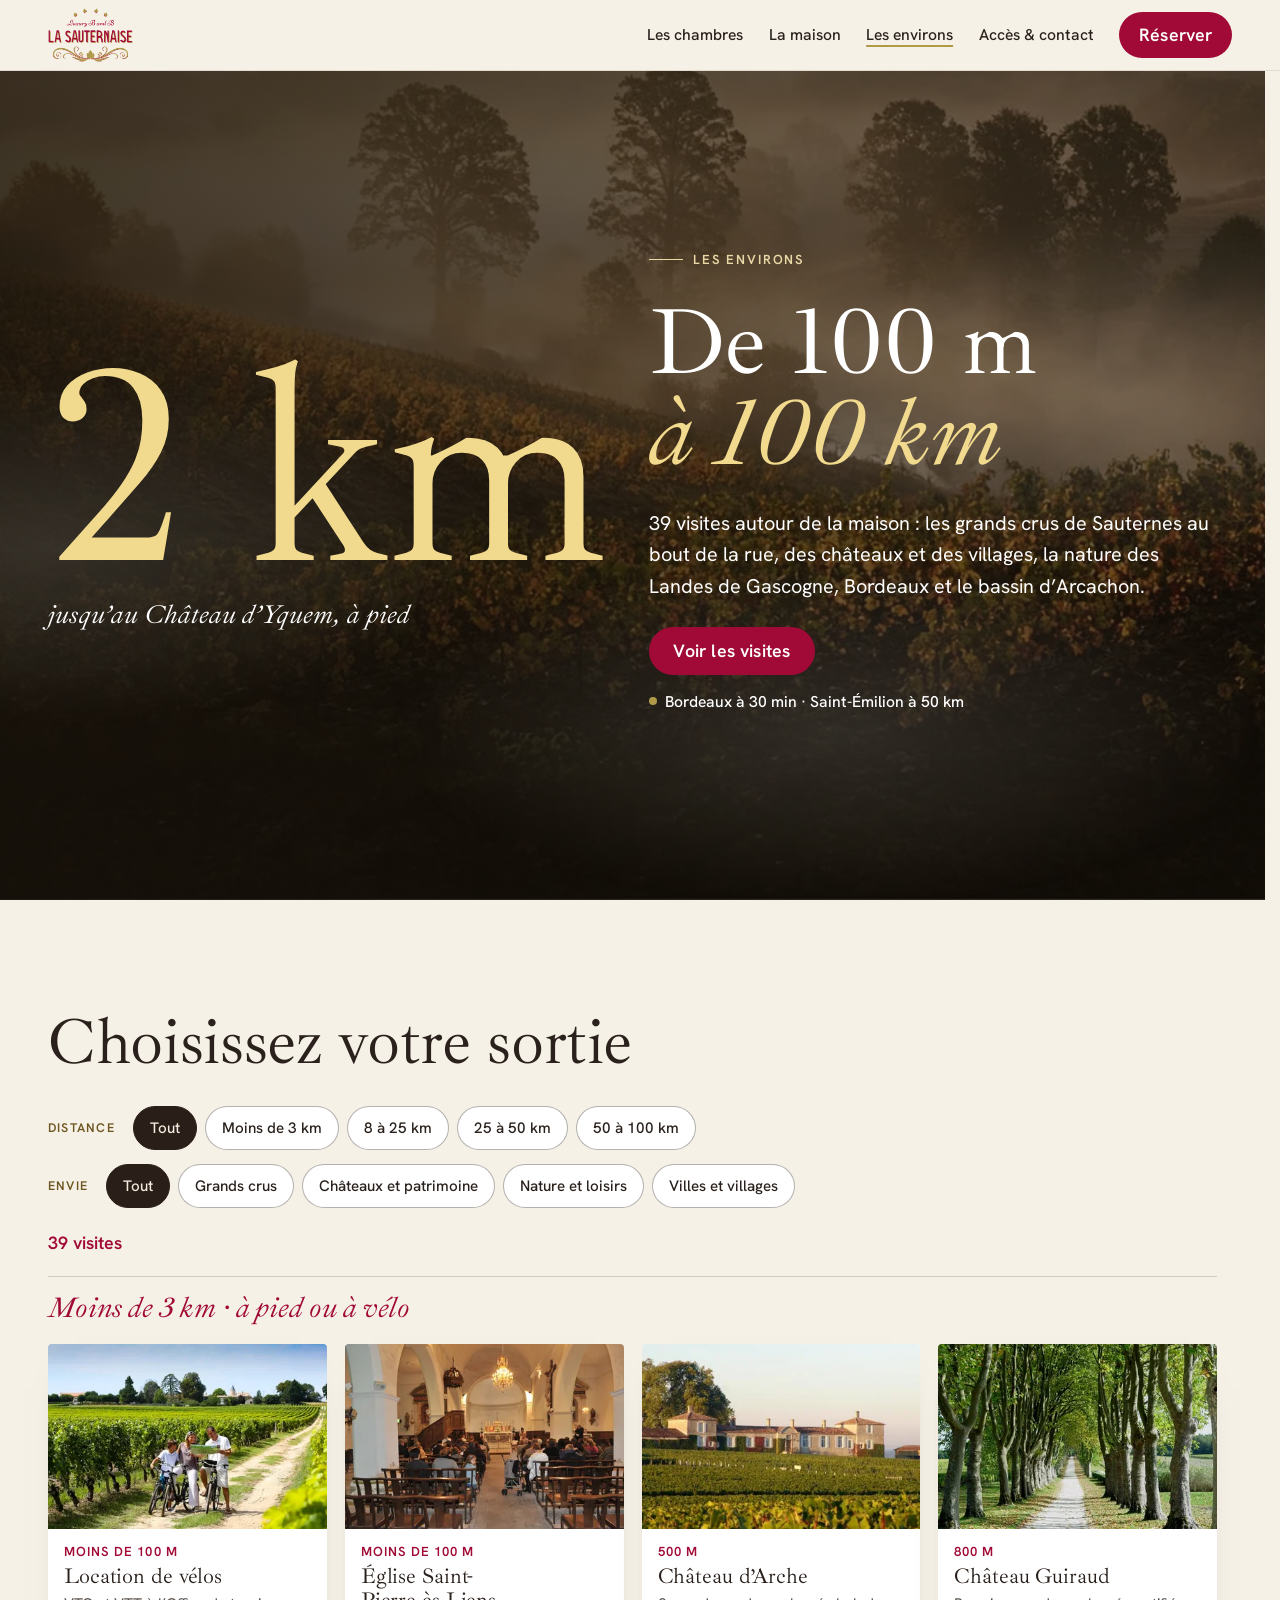
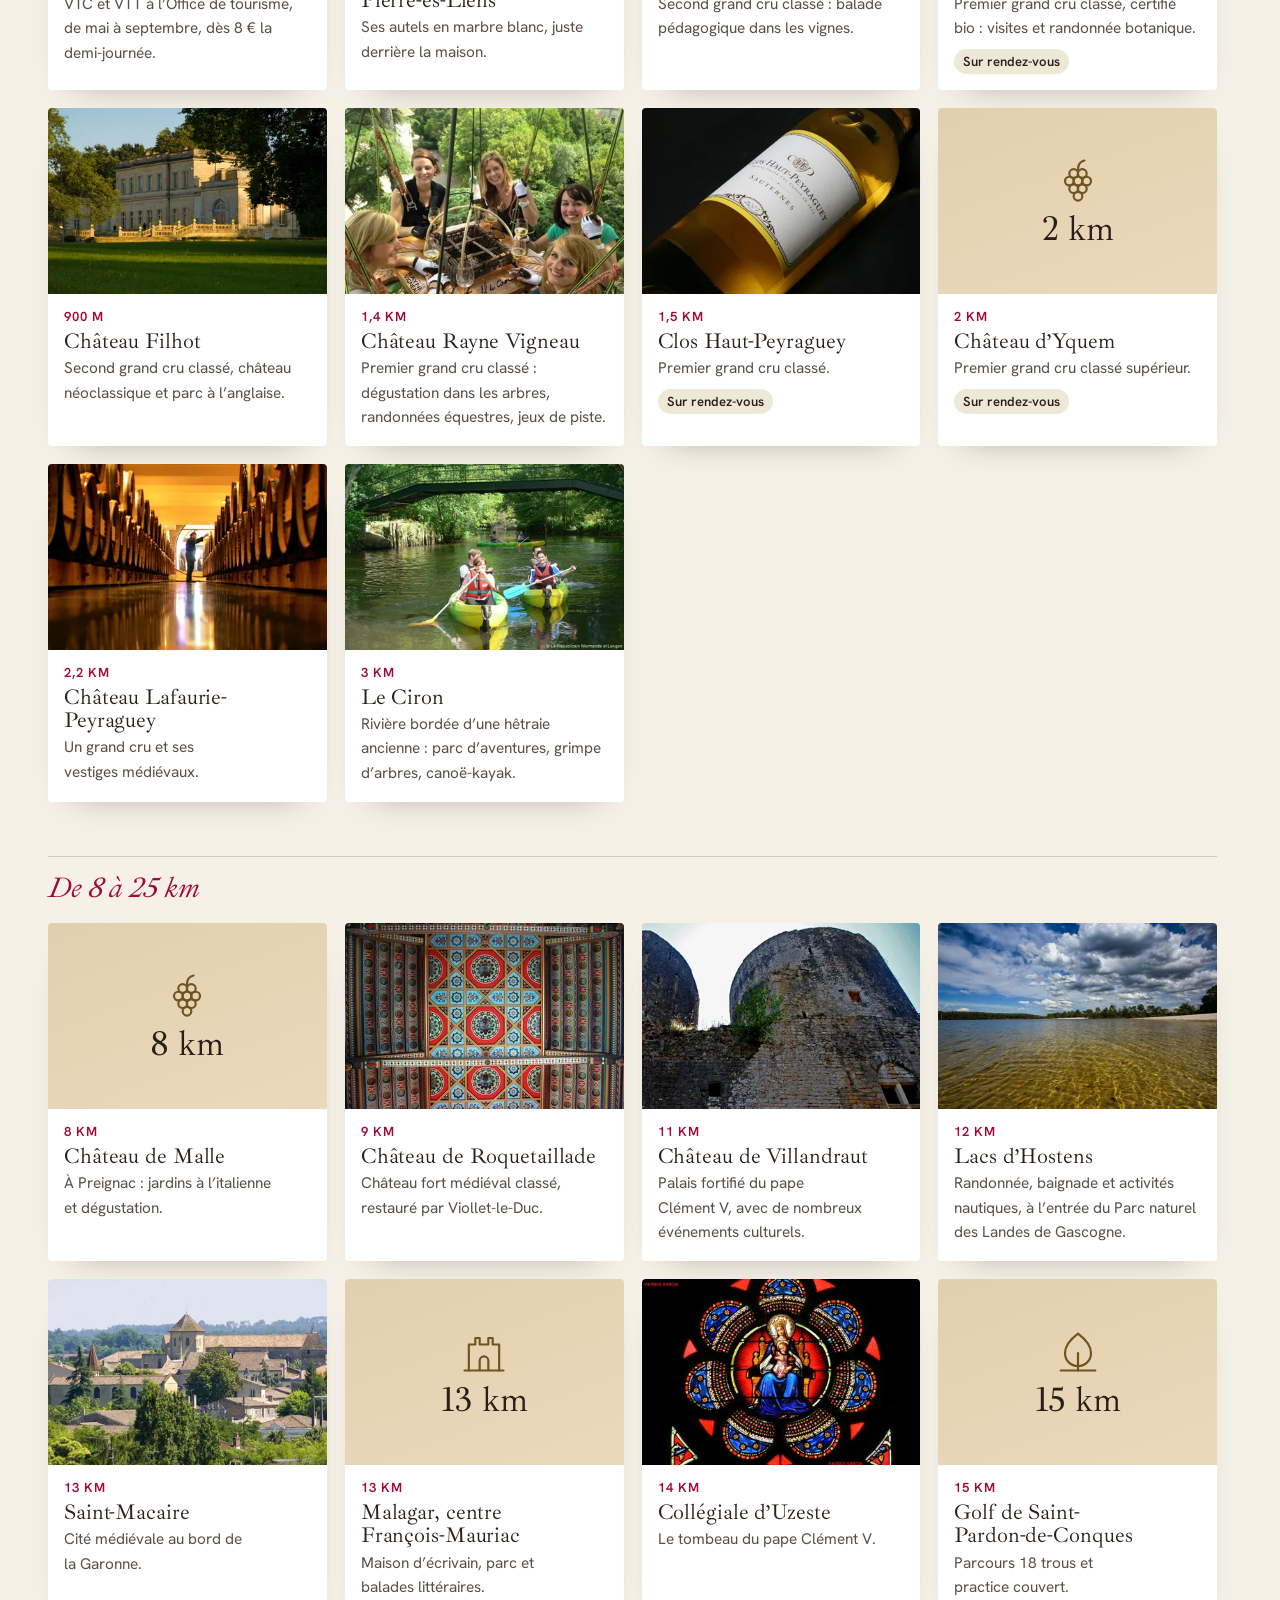
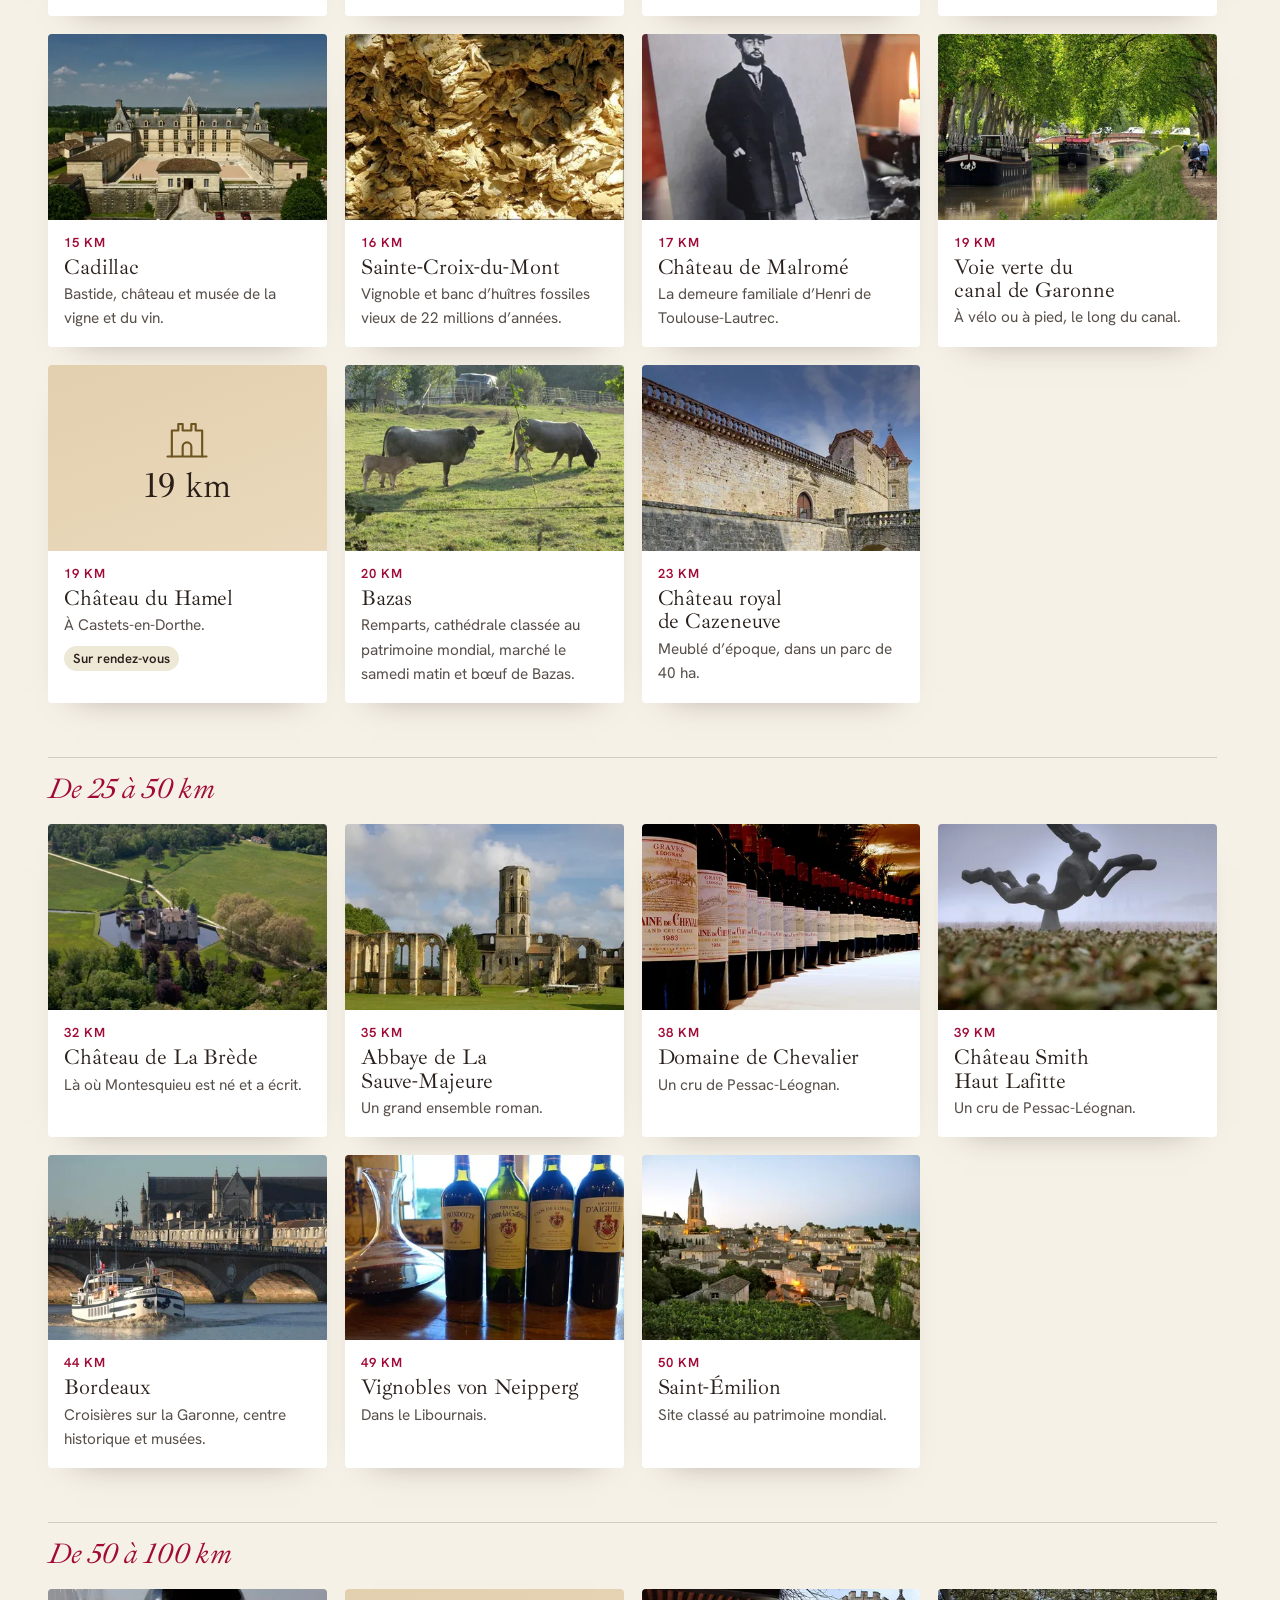
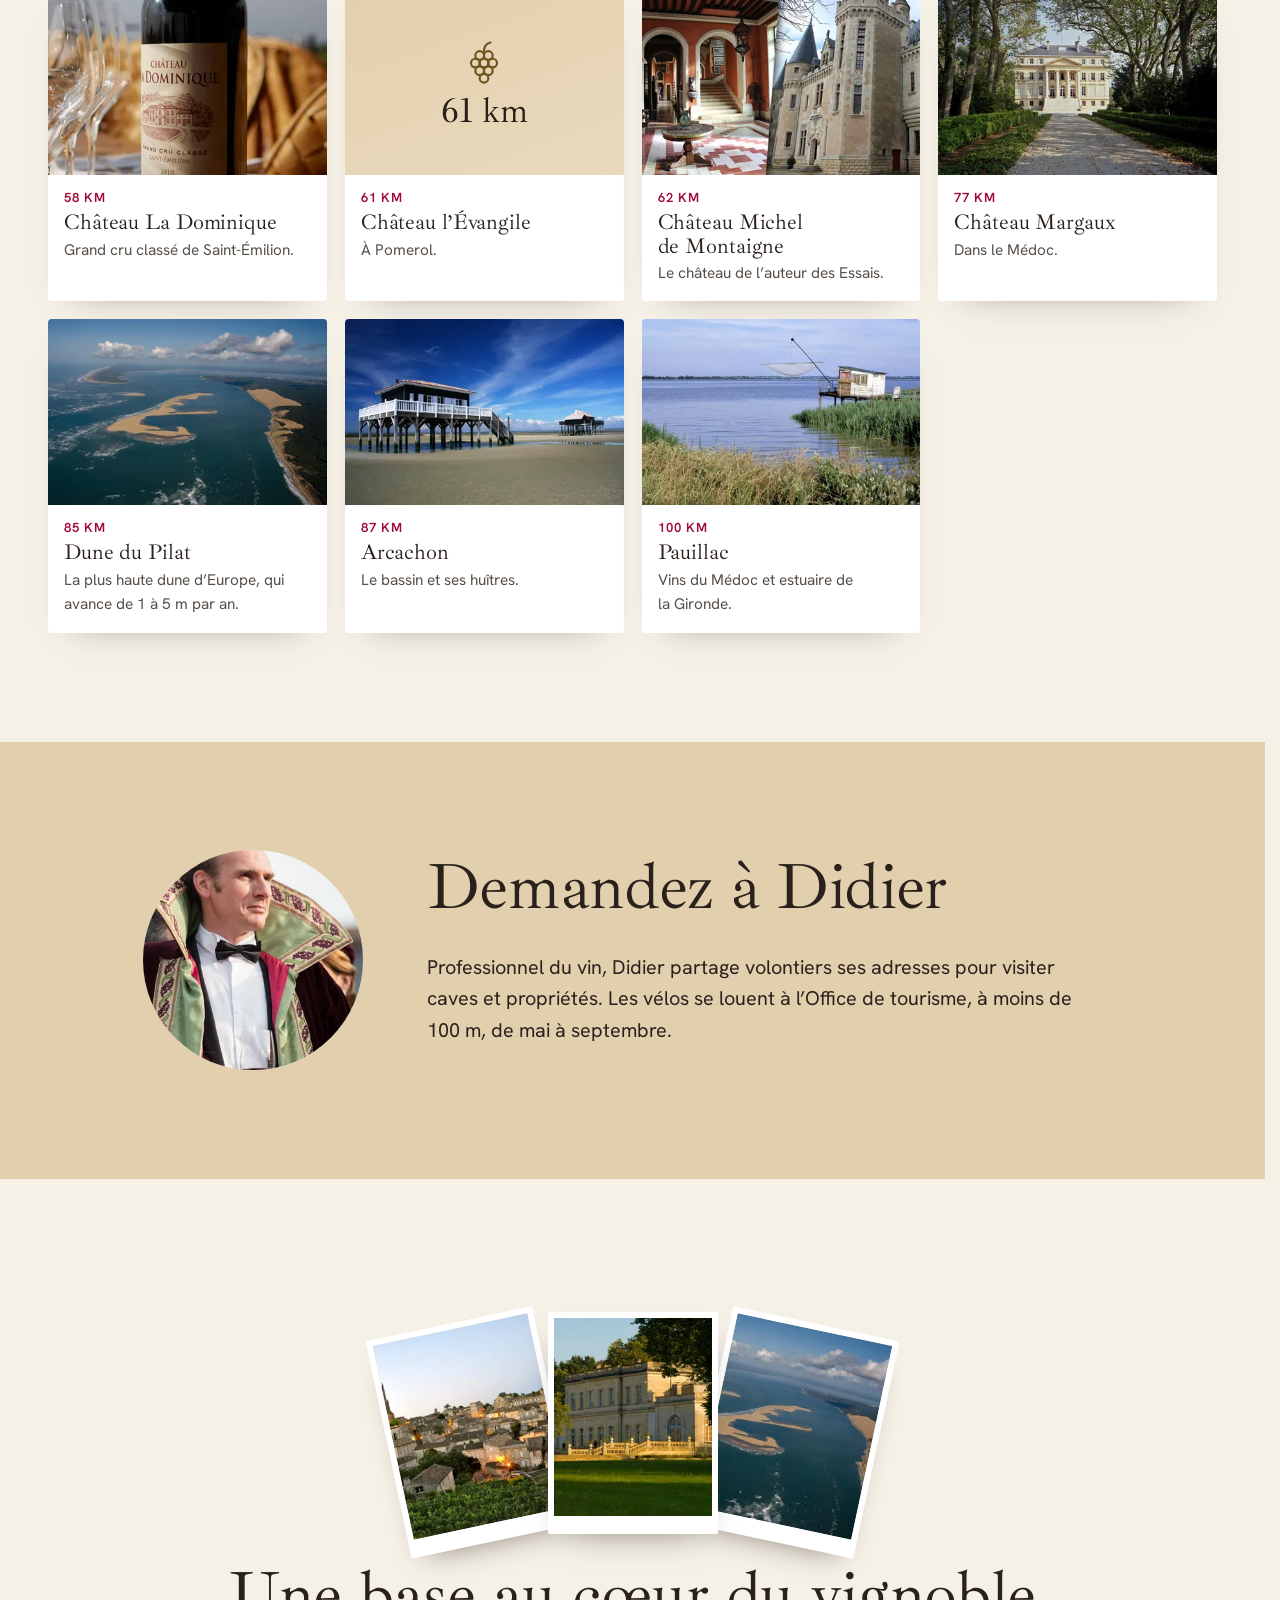
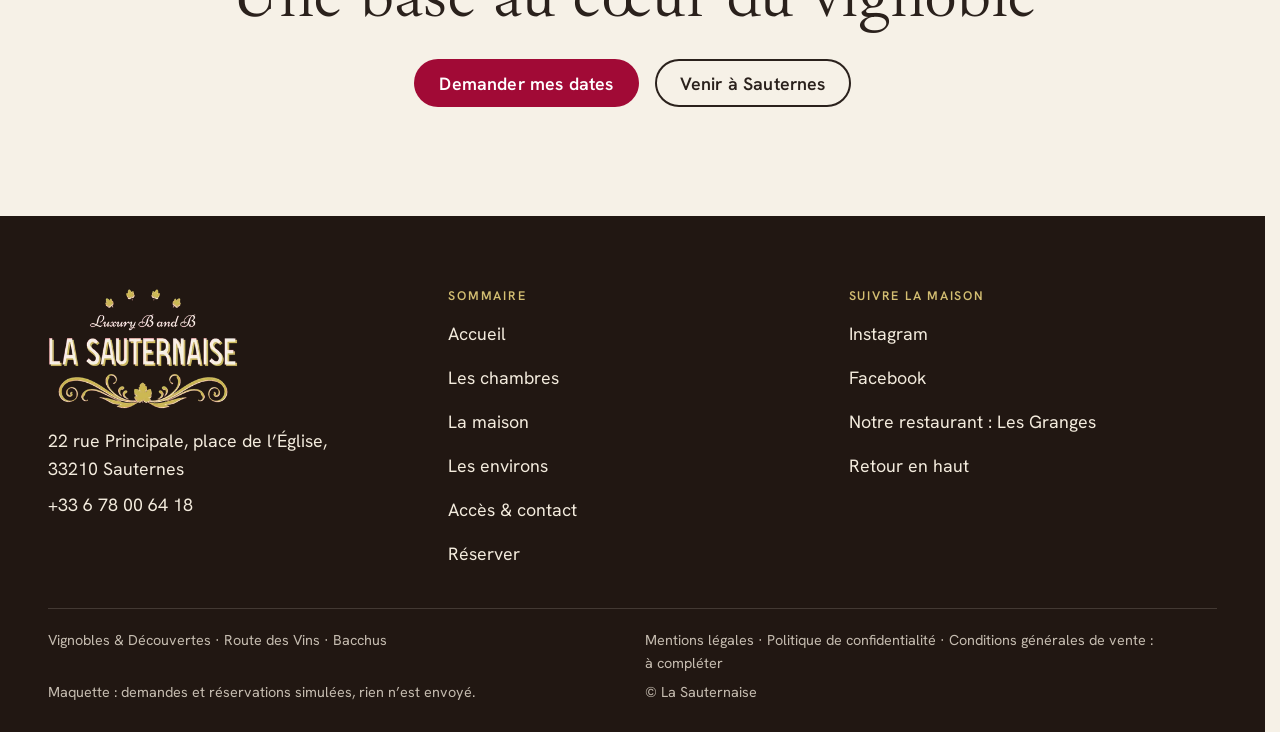
<file: environs.html>
<!doctype html>
<html lang="fr" data-v="2" data-curseur>
<head>
<meta charset="utf-8">
<meta name="viewport" content="width=device-width, initial-scale=1, viewport-fit=cover">
<title>Les environs : La Sauternaise, Sauternes</title>
<meta name="description" content="39 visites autour de la maison, de 100 m à 100 km : grands crus de Sauternes à pied, châteaux, nature, Bordeaux, Saint-Émilion et le bassin d’Arcachon.">
<meta name="robots" content="noindex, nofollow">
<link rel="canonical" href="https://lasauternaise-maquette.vercel.app/environs">
<style>:root{--fond:#F6F1E7;--texte:#2A211C;--voile-fond:#E6D9C1;--ouverture-fond:#F6F1E7;--menu-fond:#EDE3CF}:root { --entete-h: 72px; --barres-h: 0px; } html { background: var(--fond); color: var(--texte); scrollbar-gutter: stable; } body { margin: 0; background: var(--fond); } html.js:not(.secours):not([data-arrivee="retour"]) [data-anime] { opacity: 0; } html.js:not(.secours):not([data-arrivee="retour"]) [data-anime].vu { opacity: 1; } [data-voile] { position: fixed; inset: 0; z-index: 900; background: var(--voile-fond); transform: translateY(100%); visibility: hidden; pointer-events: none; } html[data-arrivee="voile"]:not(.voile-leve):not(.secours) [data-voile] { transform: none; visibility: visible; } html.secours [data-voile] { visibility: hidden !important; } .ouverture-panneau { position: fixed; inset: 0; z-index: 850; display: none; place-content: center; justify-items: center; background: var(--ouverture-fond, var(--voile-fond)); color: var(--fond); text-align: center; } html.js[data-arrivee="intro"]:not(.secours):not(.intro-finie) .ouverture-panneau { display: grid; } html.defilement-bloque, html.defilement-bloque body, html.js[data-arrivee="intro"]:not(.secours):not(.intro-finie), html.js[data-arrivee="intro"]:not(.secours):not(.intro-finie) body, html[data-arrivee="voile"]:not(.voile-leve):not(.secours), html[data-arrivee="voile"]:not(.voile-leve):not(.secours) body { overflow: hidden; } html.js[data-arrivee="intro"]:not(.secours):not(.intro-finie) { background-color: var(--ouverture-fond, var(--voile-fond)); } html[data-arrivee="voile"]:not(.voile-leve):not(.secours) { background-color: var(--voile-fond); }</style>
<script>(function () {
var d = document.documentElement, ss = null, ls = null;
try { ss = window.sessionStorage; ls = window.localStorage; } catch (e) {}
d.classList.add('js');
var nav = performance.getEntriesByType ? performance.getEntriesByType('navigation')[0] : null;
var type = nav ? nav.type : 'navigate';
var depart = null;
try { depart = JSON.parse(ss.getItem('socle:depart') || 'null'); ss.removeItem('socle:depart'); } catch (e) {}
if (depart && !(Date.now() - depart.t < 15000)) depart = null;
var mode = type === 'back_forward' ? 'retour' : type === 'reload' ? 'intro' : depart ? 'voile' : 'intro';
d.setAttribute('data-arrivee', mode);
if (mode === 'voile' && depart.couleur) d.style.setProperty('--voile-fond', depart.couleur);
if (type === 'reload' && 'scrollRestoration' in history) {
history.scrollRestoration = 'manual';
}
try {
var choisie = ls && ls.getItem('socle:langue');
var langue = (d.lang || '').slice(0, 2);
if (choisie && choisie !== langue && type === 'navigate' && !depart) {
var alt = document.querySelector('link[rel="alternate"][hreflang="' + choisie + '"]');
if (alt) location.replace(new URL(alt.href).pathname + location.search + location.hash);
}
} catch (e) {}
setTimeout(function () { if (!d.classList.contains('demarre')) d.classList.add('secours'); }, 2000);
})();</script>
<link rel="preload" href="/assets/fonts/ibarra-real-nova-latin-400-normal.woff2" as="font" type="font/woff2" crossorigin>
<link rel="preload" href="/assets/fonts/hanken-grotesk-latin-400-normal.woff2" as="font" type="font/woff2" crossorigin>
<link rel="stylesheet" href="/assets/css/socle.css?v=2">
<link rel="stylesheet" href="/assets/css/site.css?v=2">
<link rel="modulepreload" href="/assets/js/site.js?v=2">
<link rel="modulepreload" href="/assets/js/socle/index.js?v=2">
<script src="/assets/vendor/gsap.min.js" defer></script>
<script src="/assets/vendor/ScrollTrigger.min.js" defer></script>
<script src="/assets/vendor/SplitText.min.js" defer></script>
<script type="module" src="/assets/js/site.js?v=2"></script>
<meta name="theme-color" content="#F6F1E7">
<link rel="icon" href="/assets/images/favicon.svg" type="image/svg+xml">
<link rel="apple-touch-icon" href="/assets/images/apple-touch-icon.png">
<meta property="og:type" content="website">
<meta property="og:site_name" content="La Sauternaise">
<meta property="og:locale" content="fr_FR">
<meta property="og:title" content="Les environs : La Sauternaise, Sauternes">
<meta property="og:description" content="39 visites autour de la maison, de 100 m à 100 km : grands crus de Sauternes à pied, châteaux, nature, Bordeaux, Saint-Émilion et le bassin d’Arcachon.">
<meta property="og:url" content="https://lasauternaise-maquette.vercel.app/environs">
<meta property="og:image" content="https://lasauternaise-maquette.vercel.app/assets/partage/environs-fr.jpg">
<meta property="og:image:width" content="1200">
<meta property="og:image:height" content="630">
<meta property="og:image:alt" content="Vignes d’automne dans la brume du matin">
<meta name="twitter:card" content="summary_large_image">
<script type="application/ld+json">{"@context":"https://schema.org","@type":"BedAndBreakfast","name":"La Sauternaise","url":"https://lasauternaise-maquette.vercel.app/","telephone":"+33678006418","image":"https://lasauternaise-maquette.vercel.app/assets/images/facade-1280.webp","description":"Maison d’hôtes de charme dans une demeure du XVIIIe siècle, ancien Office de dégustation de Sauternes : quatre chambres avec salle de bains bien-être, petit-déjeuner compris.","address":{"@type":"PostalAddress","streetAddress":"22 rue Principale, place de l’Église","postalCode":"33210","addressLocality":"Sauternes","addressCountry":"FR"},"checkinTime":"16:00","checkoutTime":"11:00","numberOfRooms":4,"petsAllowed":false,"amenityFeature":[{"@type":"LocationFeatureSpecification","name":"Petit-déjeuner compris","value":true},{"@type":"LocationFeatureSpecification","name":"Hammam, sauna infrarouge, baignoire balnéo ou douche hydromassante selon la chambre","value":true}],"sameAs":["https://www.instagram.com/lasauternaise/","https://www.facebook.com/lasauternaise/"]}</script>
</head>
<body id="haut">
<div data-voile data-forme="rideau" data-gouttiere="#E6D9C1" aria-hidden="true"><div class="voile-contenu"><img src="/assets/images/logo-couleur-320.webp" alt="" width="320" height="203"><span data-voile-libelle>Les environs</span></div></div>
<div class="ouverture-panneau" data-ouverture aria-hidden="true">
  <img class="ouverture-logo" src="/assets/images/logo-couleur-640.webp" alt="" width="640" height="405" data-ouverture-objet>
  <span class="ouverture-trait"></span>
  <p class="ouverture-ligne">Maison d’hôtes · Sauternes</p>
</div>
<a class="evitement" href="#contenu">Aller au contenu</a>
<header data-entete>
  <div class="entete-rangee">
    <a class="entete-logo" href="/" data-libelle="Accueil">
      <img src="/assets/images/logo-couleur-320.webp" alt="" width="320" height="203"><span class="visuellement-cache">La Sauternaise</span>
    </a>
    <nav data-nav aria-label="Navigation principale">
      <ul><li><a href="/chambres" data-libelle="Les chambres">Les chambres</a></li><li><a href="/la-maison" data-libelle="La maison">La maison</a></li><li><a href="/environs" data-libelle="Les environs" aria-current="page">Les environs</a></li><li><a href="/acces" data-libelle="Accès &amp; contact">Accès &amp; contact</a></li></ul>
    </nav>
    <div class="entete-actions">
      <a class="bouton" href="/reserver" data-libelle="Réserver">Réserver</a>
      <button type="button" data-menu-bouton aria-controls="menu" aria-expanded="false" data-libelle-ouvrir="Menu" data-libelle-fermer="Fermer"><span data-libelle-bouton>Menu</span></button>
      <a class="menu-sansjs" href="#menu" data-menu-lien>Menu</a>
    </div>
  </div>
</header>
<script>/* Avant le premier affichage : rangées de la navigation (même règle que ajusterNav dans assets/js/socle/entete.js)
   et hauteur réelle de l'en-tête, pour que rien ne saute quand le JavaScript du site prend la main. */
(function () {
  var h = document.documentElement, u = document.querySelector('[data-nav] ul'), e = document.querySelector('[data-entete]');
  if (u) {
    var deborde = function () { return u.scrollWidth > u.clientWidth + 1; }, c = deborde();
    if (c && window.matchMedia('(min-width: 900px)').matches) {
      h.classList.add('nav-deux-rangees'); c = deborde();
      if (c) { h.classList.add('nav-deux-lignes'); var a = u.querySelector('a'); c = !a || u.getBoundingClientRect().height > a.getBoundingClientRect().height * 2.5; }
      if (c) h.classList.remove('nav-deux-rangees', 'nav-deux-lignes');
    }
    if (c) h.classList.add('nav-compacte');
  }
  if (e) h.style.setProperty('--entete-h', Math.round(e.getBoundingClientRect().height) + 'px');
})();</script>
<span id="menu-ferme" aria-hidden="true"></span>
<div id="menu" data-menu role="dialog" aria-modal="true" aria-label="Menu">
  <p class="menu-sansjs-fermer"><a href="#menu-ferme">Fermer</a></p>
  <ul><li style="--i:0"><a href="/" class="menu-lien" data-libelle="Accueil">Accueil</a></li><li style="--i:1"><a href="/chambres" class="menu-lien" data-libelle="Les chambres">Les chambres</a></li><li style="--i:2"><a href="/la-maison" class="menu-lien" data-libelle="La maison">La maison</a></li><li style="--i:3"><a href="/environs" class="menu-lien" data-libelle="Les environs" aria-current="page">Les environs</a></li><li style="--i:4"><a href="/acces" class="menu-lien" data-libelle="Accès &amp; contact">Accès &amp; contact</a></li></ul>
  <p><a class="bouton" href="tel:+33678006418">Appeler 06 78 00 64 18</a></p>
</div>
<main id="contenu" tabindex="-1">
<section class="ouv ouv-chiffre" id="debut">
  <figure class="media " style="--cadrage:45% 38%;--cadrage-mobile:50% 57%;background-image:url([data-uri]);background-size:cover;background-position:45% 38%">
  <picture><source media="(max-width: 760px) and (orientation: portrait)" srcset="/assets/images/vignes-brume-mobile-640.webp 640w, /assets/images/vignes-brume-mobile-1080.webp 1080w" sizes="100vw">
    <img src="/assets/images/vignes-brume-1280.webp" srcset="/assets/images/vignes-brume-640.webp 640w, /assets/images/vignes-brume-1280.webp 1280w, /assets/images/vignes-brume-1920.webp 1920w" sizes="100vw" alt="Vignes d’automne dans la brume du matin" width="1280" height="720" fetchpriority="high" loading="eager" decoding="async">
  </picture>
</figure>
  <div class="brume" aria-hidden="true" data-effet="brume" data-audit-ignorer><span style="left:-10%;top:40%"></span><span style="left:30%;top:60%"></span><span style="left:55%;top:30%"></span></div>
  <div class="conteneur">
    <div>
      <p class="chiffre-geant" data-iris-centre aria-hidden="true">2 km<span class="chiffre-legende">jusqu’au Château d’Yquem, à pied</span></p>
    </div>
    <div>
      <p class="surtitre">Les environs</p>
      <h1 data-anime="gsap" class="ouv-titre"><span class="ligne-masque"><span class="hero-ligne">De 100 m</span></span><span class="ligne-masque"><span class="hero-ligne"><em>à 100 km</em></span></span></h1>
      <p class="chapo masque-ecran-bas">39 visites autour de la maison : les grands crus de Sauternes au bout de la rue, des châteaux et des villages, la nature des Landes de Gascogne, Bordeaux et le bassin d’Arcachon.</p>
      <p class="actions"><a href="/environs#visites" class="bouton" data-libelle="Les environs" data-action-principale data-sans-transition>Voir les visites</a></p>
      <p class="info-cle" data-info-cle style="margin-top:14px">Bordeaux à 30 min · Saint-Émilion à 50 km</p>
    </div>
  </div>
</section>
<section class="section" id="visites" aria-labelledby="visites-titre">
  <div class="conteneur">
    <h2 class="titre-section" id="visites-titre" data-anime="lignes">Choisissez votre sortie</h2>
    <div class="filtres" data-filtres>
      <fieldset class="filtres-groupe" data-groupe="distance">
        <legend>Distance</legend>
        <button type="button" class="filtre" data-valeur="" aria-pressed="true">Tout</button>
        <button type="button" class="filtre" data-valeur="pied" aria-pressed="false">Moins de 3 km</button><button type="button" class="filtre" data-valeur="30" aria-pressed="false">8 à 25 km</button><button type="button" class="filtre" data-valeur="60" aria-pressed="false">25 à 50 km</button><button type="button" class="filtre" data-valeur="loin" aria-pressed="false">50 à 100 km</button>
      </fieldset>
      <fieldset class="filtres-groupe" data-groupe="envie">
        <legend>Envie</legend>
        <button type="button" class="filtre" data-valeur="" aria-pressed="true">Tout</button>
        <button type="button" class="filtre" data-valeur="crus" aria-pressed="false">Grands crus</button><button type="button" class="filtre" data-valeur="patrimoine" aria-pressed="false">Châteaux et patrimoine</button><button type="button" class="filtre" data-valeur="nature" aria-pressed="false">Nature et loisirs</button><button type="button" class="filtre" data-valeur="villes" aria-pressed="false">Villes et villages</button>
      </fieldset>
    </div>
    <p class="resultat" aria-live="polite" data-resultat data-modele="{n} visites" data-un="1 visite">39 visites</p>
    <ul class="visites" data-visites data-effet="filtres-environs" data-anime="cascade" aria-label="Liste des visites">
      <li class="visites-titre" data-zone-titre="pied"><h3>Moins de 3 km · à pied ou à vélo</h3></li><li class="visite" id="velos" data-zone="pied" data-theme="nature">
        <figure class="media " style="--cadrage:50% 47%">
  <picture>
    <img src="/assets/images/env-velos-640.webp" srcset="/assets/images/env-velos-400.webp 400w, /assets/images/env-velos-640.webp 640w" sizes="(max-width: 600px) 92vw, 300px" alt="Balade à vélo dans les vignes" width="640" height="427" loading="lazy" decoding="async">
  </picture>
</figure>
        <div class="visite-corps">
          <span class="visite-distance">moins de 100 m</span>
          <h3>Location de vélos</h3>
          <p>VTC et VTT à l’Office de tourisme, de mai à septembre, dès 8 € la demi-journée.</p>
        </div>
      </li><li class="visite" id="eglise" data-zone="pied" data-theme="patrimoine">
        <figure class="media " style="--cadrage:45% 56%">
  <picture>
    <img src="/assets/images/env-eglise-sauternes-640.webp" srcset="/assets/images/env-eglise-sauternes-400.webp 400w, /assets/images/env-eglise-sauternes-640.webp 640w" sizes="(max-width: 600px) 92vw, 300px" alt="L’église Saint-Pierre-ès-Liens de Sauternes et ses autels de marbre" width="640" height="427" loading="lazy" decoding="async">
  </picture>
</figure>
        <div class="visite-corps">
          <span class="visite-distance">moins de 100 m</span>
          <h3>Église Saint-Pierre-ès-Liens</h3>
          <p>Ses autels en marbre blanc, juste derrière la maison.</p>
        </div>
      </li><li class="visite" id="arche" data-zone="pied" data-theme="crus">
        <figure class="media " style="--cadrage:50% 50%">
  <picture>
    <img src="/assets/images/env-arche-640.webp" srcset="/assets/images/env-arche-400.webp 400w, /assets/images/env-arche-640.webp 640w" sizes="(max-width: 600px) 92vw, 300px" alt="Le château d’Arche dans ses vignes" width="640" height="427" loading="lazy" decoding="async">
  </picture>
</figure>
        <div class="visite-corps">
          <span class="visite-distance">500 m</span>
          <h3>Château d’Arche</h3>
          <p>Second grand cru classé : balade pédagogique dans les vignes.</p>
        </div>
      </li><li class="visite" id="guiraud" data-zone="pied" data-theme="crus">
        <figure class="media " style="--cadrage:57% 61%">
  <picture>
    <img src="/assets/images/env-guiraud-640.webp" srcset="/assets/images/env-guiraud-400.webp 400w, /assets/images/env-guiraud-640.webp 640w" sizes="(max-width: 600px) 92vw, 300px" alt="L’allée de platanes du château Guiraud" width="640" height="427" loading="lazy" decoding="async">
  </picture>
</figure>
        <div class="visite-corps">
          <span class="visite-distance">800 m</span>
          <h3>Château Guiraud</h3>
          <p>Premier grand cru classé, certifié bio : visites et randonnée botanique.</p>
          <span class="visite-rdv">Sur rendez-vous</span>
        </div>
      </li><li class="visite" id="filhot" data-zone="pied" data-theme="crus">
        <figure class="media " style="--cadrage:44% 30%">
  <picture>
    <img src="/assets/images/env-filhot-640.webp" srcset="/assets/images/env-filhot-400.webp 400w, /assets/images/env-filhot-640.webp 640w" sizes="(max-width: 600px) 92vw, 300px" alt="Le château Filhot dans la lumière du soir" width="640" height="427" loading="lazy" decoding="async">
  </picture>
</figure>
        <div class="visite-corps">
          <span class="visite-distance">900 m</span>
          <h3>Château Filhot</h3>
          <p>Second grand cru classé, château néoclassique et parc à l’anglaise.</p>
        </div>
      </li><li class="visite" id="rayne-vigneau" data-zone="pied" data-theme="crus">
        <figure class="media " style="--cadrage:44% 55%">
  <picture>
    <img src="/assets/images/env-rayne-vigneau-640.webp" srcset="/assets/images/env-rayne-vigneau-400.webp 400w, /assets/images/env-rayne-vigneau-640.webp 640w" sizes="(max-width: 600px) 92vw, 300px" alt="Dégustation perchée dans les arbres à Rayne Vigneau" width="640" height="426" loading="lazy" decoding="async">
  </picture>
</figure>
        <div class="visite-corps">
          <span class="visite-distance">1,4 km</span>
          <h3>Château Rayne Vigneau</h3>
          <p>Premier grand cru classé : dégustation dans les arbres, randonnées équestres, jeux de piste.</p>
        </div>
      </li><li class="visite" id="clos-haut-peyraguey" data-zone="pied" data-theme="crus">
        <figure class="media " style="--cadrage:53% 40%">
  <picture>
    <img src="/assets/images/env-clos-haut-peyraguey-640.webp" srcset="/assets/images/env-clos-haut-peyraguey-400.webp 400w, /assets/images/env-clos-haut-peyraguey-640.webp 640w" sizes="(max-width: 600px) 92vw, 300px" alt="Une bouteille du Clos Haut-Peyraguey" width="640" height="427" loading="lazy" decoding="async">
  </picture>
</figure>
        <div class="visite-corps">
          <span class="visite-distance">1,5 km</span>
          <h3>Clos Haut-Peyraguey</h3>
          <p>Premier grand cru classé.</p>
          <span class="visite-rdv">Sur rendez-vous</span>
        </div>
      </li><li class="visite" id="yquem" data-zone="pied" data-theme="crus">
        <div class="visite-sans-photo" data-visuel><svg viewBox="0 0 48 48" aria-hidden="true" focusable="false"><g fill="none" stroke="currentColor" stroke-width="2" stroke-linecap="round" stroke-linejoin="round"><circle cx="20" cy="18" r="4"/><circle cx="28" cy="18" r="4"/><circle cx="24" cy="25" r="4"/><circle cx="16" cy="25" r="4"/><circle cx="32" cy="25" r="4"/><circle cx="20" cy="32" r="4"/><circle cx="28" cy="32" r="4"/><circle cx="24" cy="39" r="4"/><path d="M24 14c0-4 2-7 6-8"/></g></svg><span class="visite-sans-photo-km">2 km</span></div>
        <div class="visite-corps">
          <span class="visite-distance">2 km</span>
          <h3>Château d’Yquem</h3>
          <p>Premier grand cru classé supérieur.</p>
          <span class="visite-rdv">Sur rendez-vous</span>
        </div>
      </li><li class="visite" id="lafaurie-peyraguey" data-zone="pied" data-theme="crus">
        <figure class="media " style="--cadrage:50% 44%">
  <picture>
    <img src="/assets/images/env-lafaurie-peyraguey-640.webp" srcset="/assets/images/env-lafaurie-peyraguey-400.webp 400w, /assets/images/env-lafaurie-peyraguey-640.webp 640w" sizes="(max-width: 600px) 92vw, 300px" alt="Le chai à barriques du château Lafaurie-Peyraguey" width="640" height="427" loading="lazy" decoding="async">
  </picture>
</figure>
        <div class="visite-corps">
          <span class="visite-distance">2,2 km</span>
          <h3>Château Lafaurie-Peyraguey</h3>
          <p>Un grand cru et ses vestiges médiévaux.</p>
        </div>
      </li><li class="visite" id="ciron" data-zone="pied" data-theme="nature">
        <figure class="media " style="--cadrage:49% 53%">
  <picture>
    <img src="/assets/images/env-canoe-ciron-640.webp" srcset="/assets/images/env-canoe-ciron-400.webp 400w, /assets/images/env-canoe-ciron-640.webp 640w" sizes="(max-width: 600px) 92vw, 300px" alt="Canoë sur le Ciron sous les arbres" width="640" height="427" loading="lazy" decoding="async">
  </picture>
</figure>
        <div class="visite-corps">
          <span class="visite-distance">3 km</span>
          <h3>Le Ciron</h3>
          <p>Rivière bordée d’une hêtraie ancienne : parc d’aventures, grimpe d’arbres, canoë-kayak.</p>
        </div>
      </li><li class="visites-titre" data-zone-titre="30"><h3>De 8 à 25 km</h3></li><li class="visite" id="malle" data-zone="30" data-theme="crus">
        <div class="visite-sans-photo" data-visuel><svg viewBox="0 0 48 48" aria-hidden="true" focusable="false"><g fill="none" stroke="currentColor" stroke-width="2" stroke-linecap="round" stroke-linejoin="round"><circle cx="20" cy="18" r="4"/><circle cx="28" cy="18" r="4"/><circle cx="24" cy="25" r="4"/><circle cx="16" cy="25" r="4"/><circle cx="32" cy="25" r="4"/><circle cx="20" cy="32" r="4"/><circle cx="28" cy="32" r="4"/><circle cx="24" cy="39" r="4"/><path d="M24 14c0-4 2-7 6-8"/></g></svg><span class="visite-sans-photo-km">8 km</span></div>
        <div class="visite-corps">
          <span class="visite-distance">8 km</span>
          <h3>Château de Malle</h3>
          <p>À Preignac : jardins à l’italienne et dégustation.</p>
        </div>
      </li><li class="visite" id="roquetaillade" data-zone="30" data-theme="patrimoine">
        <figure class="media " style="--cadrage:50% 59%">
  <picture>
    <img src="/assets/images/env-roquetaillade-640.webp" srcset="/assets/images/env-roquetaillade-400.webp 400w, /assets/images/env-roquetaillade-640.webp 640w" sizes="(max-width: 600px) 92vw, 300px" alt="Le plafond peint de la chapelle du château de Roquetaillade" width="640" height="427" loading="lazy" decoding="async">
  </picture>
</figure>
        <div class="visite-corps">
          <span class="visite-distance">9 km</span>
          <h3>Château de Roquetaillade</h3>
          <p>Château fort médiéval classé, restauré par Viollet-le-Duc.</p>
        </div>
      </li><li class="visite" id="villandraut" data-zone="30" data-theme="patrimoine">
        <figure class="media " style="--cadrage:37% 22%">
  <picture>
    <img src="/assets/images/env-villandraut-640.webp" srcset="/assets/images/env-villandraut-400.webp 400w, /assets/images/env-villandraut-640.webp 640w" sizes="(max-width: 600px) 92vw, 300px" alt="Les tours du château de Villandraut" width="640" height="426" loading="lazy" decoding="async">
  </picture>
</figure>
        <div class="visite-corps">
          <span class="visite-distance">11 km</span>
          <h3>Château de Villandraut</h3>
          <p>Palais fortifié du pape Clément V, avec de nombreux événements culturels.</p>
        </div>
      </li><li class="visite" id="hostens" data-zone="30" data-theme="nature">
        <figure class="media " style="--cadrage:49% 48%">
  <picture>
    <img src="/assets/images/env-hostens-640.webp" srcset="/assets/images/env-hostens-400.webp 400w, /assets/images/env-hostens-640.webp 640w" sizes="(max-width: 600px) 92vw, 300px" alt="Les lacs d’Hostens sous un grand ciel" width="640" height="427" loading="lazy" decoding="async">
  </picture>
</figure>
        <div class="visite-corps">
          <span class="visite-distance">12 km</span>
          <h3>Lacs d’Hostens</h3>
          <p>Randonnée, baignade et activités nautiques, à l’entrée du Parc naturel des Landes de Gascogne.</p>
        </div>
      </li><li class="visite" id="saint-macaire" data-zone="30" data-theme="villes">
        <figure class="media " style="--cadrage:50% 50%">
  <picture>
    <img src="/assets/images/env-saint-macaire-640.webp" srcset="/assets/images/env-saint-macaire-400.webp 400w, /assets/images/env-saint-macaire-640.webp 640w" sizes="(max-width: 600px) 92vw, 300px" alt="La cité médiévale de Saint-Macaire" width="640" height="427" loading="lazy" decoding="async">
  </picture>
</figure>
        <div class="visite-corps">
          <span class="visite-distance">13 km</span>
          <h3>Saint-Macaire</h3>
          <p>Cité médiévale au bord de la Garonne.</p>
        </div>
      </li><li class="visite" id="malagar" data-zone="30" data-theme="patrimoine">
        <div class="visite-sans-photo" data-visuel><svg viewBox="0 0 48 48" aria-hidden="true" focusable="false"><g fill="none" stroke="currentColor" stroke-width="2" stroke-linecap="round" stroke-linejoin="round"><path d="M10 42V18h6v-6h4v6h8v-6h4v6h6v24"/><path d="M20 42v-9a4 4 0 0 1 8 0v9M6 42h36"/></g></svg><span class="visite-sans-photo-km">13 km</span></div>
        <div class="visite-corps">
          <span class="visite-distance">13 km</span>
          <h3>Malagar, centre François-Mauriac</h3>
          <p>Maison d’écrivain, parc et balades littéraires.</p>
        </div>
      </li><li class="visite" id="uzeste" data-zone="30" data-theme="patrimoine">
        <figure class="media " style="--cadrage:50% 50%">
  <picture>
    <img src="/assets/images/env-uzeste-640.webp" srcset="/assets/images/env-uzeste-400.webp 400w, /assets/images/env-uzeste-640.webp 640w" sizes="(max-width: 600px) 92vw, 300px" alt="Vitrail de la collégiale d’Uzeste" width="640" height="427" loading="lazy" decoding="async">
  </picture>
</figure>
        <div class="visite-corps">
          <span class="visite-distance">14 km</span>
          <h3>Collégiale d’Uzeste</h3>
          <p>Le tombeau du pape Clément V.</p>
        </div>
      </li><li class="visite" id="golf" data-zone="30" data-theme="nature">
        <div class="visite-sans-photo" data-visuel><svg viewBox="0 0 48 48" aria-hidden="true" focusable="false"><g fill="none" stroke="currentColor" stroke-width="2" stroke-linecap="round" stroke-linejoin="round"><path d="M24 42V26"/><path d="M24 8c-8 6-12 12-12 18a12 12 0 0 0 24 0c0-6-4-12-12-18z"/><path d="M8 42h32"/></g></svg><span class="visite-sans-photo-km">15 km</span></div>
        <div class="visite-corps">
          <span class="visite-distance">15 km</span>
          <h3>Golf de Saint-Pardon-de-Conques</h3>
          <p>Parcours 18 trous et practice couvert.</p>
        </div>
      </li><li class="visite" id="cadillac" data-zone="30" data-theme="villes">
        <figure class="media " style="--cadrage:50% 64%">
  <picture>
    <img src="/assets/images/env-cadillac-640.webp" srcset="/assets/images/env-cadillac-400.webp 400w, /assets/images/env-cadillac-640.webp 640w" sizes="(max-width: 600px) 92vw, 300px" alt="Le château de Cadillac vu du ciel" width="640" height="427" loading="lazy" decoding="async">
  </picture>
</figure>
        <div class="visite-corps">
          <span class="visite-distance">15 km</span>
          <h3>Cadillac</h3>
          <p>Bastide, château et musée de la vigne et du vin.</p>
        </div>
      </li><li class="visite" id="sainte-croix-du-mont" data-zone="30" data-theme="nature">
        <figure class="media " style="--cadrage:60% 55%">
  <picture>
    <img src="/assets/images/env-huitres-fossiles-640.webp" srcset="/assets/images/env-huitres-fossiles-400.webp 400w, /assets/images/env-huitres-fossiles-640.webp 640w" sizes="(max-width: 600px) 92vw, 300px" alt="Le banc d’huîtres fossiles de Sainte-Croix-du-Mont" width="640" height="427" loading="lazy" decoding="async">
  </picture>
</figure>
        <div class="visite-corps">
          <span class="visite-distance">16 km</span>
          <h3>Sainte-Croix-du-Mont</h3>
          <p>Vignoble et banc d’huîtres fossiles vieux de 22 millions d’années.</p>
        </div>
      </li><li class="visite" id="malrome" data-zone="30" data-theme="patrimoine">
        <figure class="media " style="--cadrage:53% 50%">
  <picture>
    <img src="/assets/images/env-malrome-640.webp" srcset="/assets/images/env-malrome-400.webp 400w, /assets/images/env-malrome-640.webp 640w" sizes="(max-width: 600px) 92vw, 300px" alt="Portrait d’Henri de Toulouse-Lautrec au château de Malromé" width="640" height="427" loading="lazy" decoding="async">
  </picture>
</figure>
        <div class="visite-corps">
          <span class="visite-distance">17 km</span>
          <h3>Château de Malromé</h3>
          <p>La demeure familiale d’Henri de Toulouse-Lautrec.</p>
        </div>
      </li><li class="visite" id="canal" data-zone="30" data-theme="nature">
        <figure class="media " style="--cadrage:49% 57%">
  <picture>
    <img src="/assets/images/env-canal-garonne-640.webp" srcset="/assets/images/env-canal-garonne-400.webp 400w, /assets/images/env-canal-garonne-640.webp 640w" sizes="(max-width: 600px) 92vw, 300px" alt="Péniche et cyclistes au bord du canal de Garonne" width="640" height="427" loading="lazy" decoding="async">
  </picture>
</figure>
        <div class="visite-corps">
          <span class="visite-distance">19 km</span>
          <h3>Voie verte du canal de Garonne</h3>
          <p>À vélo ou à pied, le long du canal.</p>
        </div>
      </li><li class="visite" id="hamel" data-zone="30" data-theme="patrimoine">
        <div class="visite-sans-photo" data-visuel><svg viewBox="0 0 48 48" aria-hidden="true" focusable="false"><g fill="none" stroke="currentColor" stroke-width="2" stroke-linecap="round" stroke-linejoin="round"><path d="M10 42V18h6v-6h4v6h8v-6h4v6h6v24"/><path d="M20 42v-9a4 4 0 0 1 8 0v9M6 42h36"/></g></svg><span class="visite-sans-photo-km">19 km</span></div>
        <div class="visite-corps">
          <span class="visite-distance">19 km</span>
          <h3>Château du Hamel</h3>
          <p>À Castets-en-Dorthe.</p>
          <span class="visite-rdv">Sur rendez-vous</span>
        </div>
      </li><li class="visite" id="bazas" data-zone="30" data-theme="villes">
        <figure class="media " style="--cadrage:54% 47%">
  <picture>
    <img src="/assets/images/env-boeuf-bazas-640.webp" srcset="/assets/images/env-boeuf-bazas-400.webp 400w, /assets/images/env-boeuf-bazas-640.webp 640w" sizes="(max-width: 600px) 92vw, 300px" alt="Bœufs de Bazas dans un pré" width="640" height="427" loading="lazy" decoding="async">
  </picture>
</figure>
        <div class="visite-corps">
          <span class="visite-distance">20 km</span>
          <h3>Bazas</h3>
          <p>Remparts, cathédrale classée au patrimoine mondial, marché le samedi matin et bœuf de Bazas.</p>
        </div>
      </li><li class="visite" id="cazeneuve" data-zone="30" data-theme="patrimoine">
        <figure class="media " style="--cadrage:50% 57%">
  <picture>
    <img src="/assets/images/env-cazeneuve-640.webp" srcset="/assets/images/env-cazeneuve-400.webp 400w, /assets/images/env-cazeneuve-640.webp 640w" sizes="(max-width: 600px) 92vw, 300px" alt="Le château royal de Cazeneuve" width="640" height="426" loading="lazy" decoding="async">
  </picture>
</figure>
        <div class="visite-corps">
          <span class="visite-distance">23 km</span>
          <h3>Château royal de Cazeneuve</h3>
          <p>Meublé d’époque, dans un parc de 40 ha.</p>
        </div>
      </li><li class="visites-titre" data-zone-titre="60"><h3>De 25 à 50 km</h3></li><li class="visite" id="la-brede" data-zone="60" data-theme="patrimoine">
        <figure class="media " style="--cadrage:42% 57%">
  <picture>
    <img src="/assets/images/env-la-brede-640.webp" srcset="/assets/images/env-la-brede-400.webp 400w, /assets/images/env-la-brede-640.webp 640w" sizes="(max-width: 600px) 92vw, 300px" alt="Le château de La Brède entouré de ses douves" width="640" height="427" loading="lazy" decoding="async">
  </picture>
</figure>
        <div class="visite-corps">
          <span class="visite-distance">32 km</span>
          <h3>Château de La Brède</h3>
          <p>Là où Montesquieu est né et a écrit.</p>
        </div>
      </li><li class="visite" id="sauve-majeure" data-zone="60" data-theme="patrimoine">
        <figure class="media " style="--cadrage:50% 62%">
  <picture>
    <img src="/assets/images/env-sauve-majeure-640.webp" srcset="/assets/images/env-sauve-majeure-400.webp 400w, /assets/images/env-sauve-majeure-640.webp 640w" sizes="(max-width: 600px) 92vw, 300px" alt="L’abbaye de La Sauve-Majeure et son clocher roman" width="640" height="427" loading="lazy" decoding="async">
  </picture>
</figure>
        <div class="visite-corps">
          <span class="visite-distance">35 km</span>
          <h3>Abbaye de La Sauve-Majeure</h3>
          <p>Un grand ensemble roman.</p>
        </div>
      </li><li class="visite" id="chevalier" data-zone="60" data-theme="crus">
        <figure class="media " style="--cadrage:50% 56%">
  <picture>
    <img src="/assets/images/env-domaine-de-chevalier-640.webp" srcset="/assets/images/env-domaine-de-chevalier-400.webp 400w, /assets/images/env-domaine-de-chevalier-640.webp 640w" sizes="(max-width: 600px) 92vw, 300px" alt="Bouteilles du Domaine de Chevalier" width="640" height="426" loading="lazy" decoding="async">
  </picture>
</figure>
        <div class="visite-corps">
          <span class="visite-distance">38 km</span>
          <h3>Domaine de Chevalier</h3>
          <p>Un cru de Pessac-Léognan.</p>
        </div>
      </li><li class="visite" id="smith-haut-lafitte" data-zone="60" data-theme="crus">
        <figure class="media " style="--cadrage:48% 50%">
  <picture>
    <img src="/assets/images/env-smith-haut-lafitte-640.webp" srcset="/assets/images/env-smith-haut-lafitte-400.webp 400w, /assets/images/env-smith-haut-lafitte-640.webp 640w" sizes="(max-width: 600px) 92vw, 300px" alt="Le lièvre de bronze du château Smith Haut Lafitte" width="640" height="427" loading="lazy" decoding="async">
  </picture>
</figure>
        <div class="visite-corps">
          <span class="visite-distance">39 km</span>
          <h3>Château Smith Haut Lafitte</h3>
          <p>Un cru de Pessac-Léognan.</p>
        </div>
      </li><li class="visite" id="bordeaux" data-zone="60" data-theme="villes">
        <figure class="media " style="--cadrage:50% 52%">
  <picture>
    <img src="/assets/images/env-bordeaux-640.webp" srcset="/assets/images/env-bordeaux-400.webp 400w, /assets/images/env-bordeaux-640.webp 640w" sizes="(max-width: 600px) 92vw, 300px" alt="Croisière sur la Garonne à Bordeaux" width="640" height="427" loading="lazy" decoding="async">
  </picture>
</figure>
        <div class="visite-corps">
          <span class="visite-distance">44 km</span>
          <h3>Bordeaux</h3>
          <p>Croisières sur la Garonne, centre historique et musées.</p>
        </div>
      </li><li class="visite" id="von-neipperg" data-zone="60" data-theme="crus">
        <figure class="media " style="--cadrage:49% 38%">
  <picture>
    <img src="/assets/images/env-von-neipperg-640.webp" srcset="/assets/images/env-von-neipperg-400.webp 400w, /assets/images/env-von-neipperg-640.webp 640w" sizes="(max-width: 600px) 92vw, 300px" alt="Bouteilles des vignobles von Neipperg et une carafe" width="640" height="427" loading="lazy" decoding="async">
  </picture>
</figure>
        <div class="visite-corps">
          <span class="visite-distance">49 km</span>
          <h3>Vignobles von Neipperg</h3>
          <p>Dans le Libournais.</p>
        </div>
      </li><li class="visite" id="saint-emilion" data-zone="60" data-theme="villes">
        <figure class="media " style="--cadrage:45% 40%">
  <picture>
    <img src="/assets/images/env-saint-emilion-640.webp" srcset="/assets/images/env-saint-emilion-400.webp 400w, /assets/images/env-saint-emilion-640.webp 640w" sizes="(max-width: 600px) 92vw, 300px" alt="Saint-Émilion, son clocher et ses toits au soleil couchant" width="640" height="427" loading="lazy" decoding="async">
  </picture>
</figure>
        <div class="visite-corps">
          <span class="visite-distance">50 km</span>
          <h3>Saint-Émilion</h3>
          <p>Site classé au patrimoine mondial.</p>
        </div>
      </li><li class="visites-titre" data-zone-titre="loin"><h3>De 50 à 100 km</h3></li><li class="visite" id="la-dominique" data-zone="loin" data-theme="crus">
        <figure class="media " style="--cadrage:51% 50%">
  <picture>
    <img src="/assets/images/env-la-dominique-640.webp" srcset="/assets/images/env-la-dominique-400.webp 400w, /assets/images/env-la-dominique-640.webp 640w" sizes="(max-width: 600px) 92vw, 300px" alt="Une bouteille du château La Dominique" width="640" height="427" loading="lazy" decoding="async">
  </picture>
</figure>
        <div class="visite-corps">
          <span class="visite-distance">58 km</span>
          <h3>Château La Dominique</h3>
          <p>Grand cru classé de Saint-Émilion.</p>
        </div>
      </li><li class="visite" id="evangile" data-zone="loin" data-theme="crus">
        <div class="visite-sans-photo" data-visuel><svg viewBox="0 0 48 48" aria-hidden="true" focusable="false"><g fill="none" stroke="currentColor" stroke-width="2" stroke-linecap="round" stroke-linejoin="round"><circle cx="20" cy="18" r="4"/><circle cx="28" cy="18" r="4"/><circle cx="24" cy="25" r="4"/><circle cx="16" cy="25" r="4"/><circle cx="32" cy="25" r="4"/><circle cx="20" cy="32" r="4"/><circle cx="28" cy="32" r="4"/><circle cx="24" cy="39" r="4"/><path d="M24 14c0-4 2-7 6-8"/></g></svg><span class="visite-sans-photo-km">61 km</span></div>
        <div class="visite-corps">
          <span class="visite-distance">61 km</span>
          <h3>Château l’Évangile</h3>
          <p>À Pomerol.</p>
        </div>
      </li><li class="visite" id="montaigne" data-zone="loin" data-theme="patrimoine">
        <figure class="media " style="--cadrage:43% 41%">
  <picture>
    <img src="/assets/images/env-montaigne-640.webp" srcset="/assets/images/env-montaigne-400.webp 400w, /assets/images/env-montaigne-640.webp 640w" sizes="(max-width: 600px) 92vw, 300px" alt="Le château Michel de Montaigne" width="640" height="427" loading="lazy" decoding="async">
  </picture>
</figure>
        <div class="visite-corps">
          <span class="visite-distance">62 km</span>
          <h3>Château Michel de Montaigne</h3>
          <p>Le château de l’auteur des Essais.</p>
        </div>
      </li><li class="visite" id="margaux" data-zone="loin" data-theme="crus">
        <figure class="media " style="--cadrage:50% 40%">
  <picture>
    <img src="/assets/images/env-margaux-640.webp" srcset="/assets/images/env-margaux-400.webp 400w, /assets/images/env-margaux-640.webp 640w" sizes="(max-width: 600px) 92vw, 300px" alt="Le château Margaux au bout de son allée" width="640" height="427" loading="lazy" decoding="async">
  </picture>
</figure>
        <div class="visite-corps">
          <span class="visite-distance">77 km</span>
          <h3>Château Margaux</h3>
          <p>Dans le Médoc.</p>
        </div>
      </li><li class="visite" id="pilat" data-zone="loin" data-theme="nature">
        <figure class="media " style="--cadrage:60% 40%">
  <picture>
    <img src="/assets/images/env-pilat-640.webp" srcset="/assets/images/env-pilat-400.webp 400w, /assets/images/env-pilat-640.webp 640w" sizes="(max-width: 600px) 92vw, 300px" alt="La dune du Pilat vue du ciel" width="640" height="427" loading="lazy" decoding="async">
  </picture>
</figure>
        <div class="visite-corps">
          <span class="visite-distance">85 km</span>
          <h3>Dune du Pilat</h3>
          <p>La plus haute dune d’Europe, qui avance de 1 à 5 m par an.</p>
        </div>
      </li><li class="visite" id="arcachon" data-zone="loin" data-theme="villes">
        <figure class="media " style="--cadrage:50% 50%">
  <picture>
    <img src="/assets/images/env-arcachon-640.webp" srcset="/assets/images/env-arcachon-400.webp 400w, /assets/images/env-arcachon-640.webp 640w" sizes="(max-width: 600px) 92vw, 300px" alt="Cabane tchanquée sur le bassin d’Arcachon" width="640" height="426" loading="lazy" decoding="async">
  </picture>
</figure>
        <div class="visite-corps">
          <span class="visite-distance">87 km</span>
          <h3>Arcachon</h3>
          <p>Le bassin et ses huîtres.</p>
        </div>
      </li><li class="visite" id="pauillac" data-zone="loin" data-theme="villes">
        <figure class="media " style="--cadrage:50% 54%">
  <picture>
    <img src="/assets/images/env-pauillac-640.webp" srcset="/assets/images/env-pauillac-400.webp 400w, /assets/images/env-pauillac-640.webp 640w" sizes="(max-width: 600px) 92vw, 300px" alt="L’estuaire de la Gironde depuis Pauillac" width="640" height="427" loading="lazy" decoding="async">
  </picture>
</figure>
        <div class="visite-corps">
          <span class="visite-distance">100 km</span>
          <h3>Pauillac</h3>
          <p>Vins du Médoc et estuaire de la Gironde.</p>
        </div>
      </li>
    </ul>
    <p class="aucun" data-aucun hidden>Aucune visite pour ce choix : élargissez la distance.</p>
  </div>
</section>
<section class="section fond-pierre" id="conseil" aria-labelledby="conseil-titre">
  <div class="conteneur conseil">
    <figure class="media conseil-portrait" data-fx="zoom" style="--cadrage:50% 30%">
  <picture>
    <img src="/assets/images/didier-640.webp" srcset="/assets/images/didier-400.webp 400w, /assets/images/didier-640.webp 640w" sizes="220px" alt="Didier en robe de la Commanderie du Bontemps" width="640" height="800" loading="lazy" decoding="async">
  </picture>
</figure>
    <div>
      <h2 class="titre-section" id="conseil-titre" data-anime="lignes">Demandez à Didier</h2>
      <p class="chapo" data-anime>Professionnel du vin, Didier partage volontiers ses adresses pour visiter caves et propriétés. Les vélos se louent à l’Office de tourisme, à moins de 100 m, de mai à septembre.</p>
    </div>
  </div>
</section>
<section class="section fin-page" id="fin" aria-labelledby="fin-titre">
  <div class="conteneur">
    <div class="eventail" data-effet="eventail" aria-hidden="true"><figure class="tirage-mini"><figure class="media " style="--cadrage:45% 40%">
  <picture>
    <img src="/assets/images/env-saint-emilion-640.webp" srcset="/assets/images/env-saint-emilion-400.webp 400w, /assets/images/env-saint-emilion-640.webp 640w" sizes="170px" alt="Saint-Émilion, son clocher et ses toits au soleil couchant" width="640" height="427" loading="lazy" decoding="async">
  </picture>
</figure></figure><figure class="tirage-mini"><figure class="media " style="--cadrage:44% 30%">
  <picture>
    <img src="/assets/images/env-filhot-640.webp" srcset="/assets/images/env-filhot-400.webp 400w, /assets/images/env-filhot-640.webp 640w" sizes="170px" alt="Le château Filhot dans la lumière du soir" width="640" height="427" loading="lazy" decoding="async">
  </picture>
</figure></figure><figure class="tirage-mini"><figure class="media " style="--cadrage:60% 40%">
  <picture>
    <img src="/assets/images/env-pilat-640.webp" srcset="/assets/images/env-pilat-400.webp 400w, /assets/images/env-pilat-640.webp 640w" sizes="170px" alt="La dune du Pilat vue du ciel" width="640" height="427" loading="lazy" decoding="async">
  </picture>
</figure></figure></div>
    <h2 class="titre-section" id="fin-titre" data-anime="lignes">Une base au cœur du vignoble</h2>
    <p class="actions" data-anime>
      <a href="/reserver" class="bouton" data-libelle="Réserver" data-survol="magnetique">Demander mes dates</a>
      <a href="/acces" class="bouton bouton--contour" data-libelle="Accès &amp; contact">Venir à Sauternes</a>
    </p>
  </div>
</section>
</main>
<footer class="pied" id="pied">
  <div class="conteneur pied-grille">
    <div class="pied-maison">
      <img class="pied-logo" src="/assets/images/logo-creme-320.webp" alt="La Sauternaise, maison d’hôtes à Sauternes" width="320" height="203" loading="lazy">
      <p>22 rue Principale, place de l’Église, 33210 Sauternes<br><a href="tel:+33678006418">+33 6 78 00 64 18</a></p>
    </div>
    <nav aria-label="Sommaire">
      <p class="pied-titre">Sommaire</p>
      <ul><li><a href="/" data-libelle="Accueil">Accueil</a></li><li><a href="/chambres" data-libelle="Les chambres">Les chambres</a></li><li><a href="/la-maison" data-libelle="La maison">La maison</a></li><li><a href="/environs" data-libelle="Les environs" aria-current="page">Les environs</a></li><li><a href="/acces" data-libelle="Accès &amp; contact">Accès &amp; contact</a></li><li><a href="/reserver" data-libelle="Réserver">Réserver</a></li></ul>
    </nav>
    <div>
      <p class="pied-titre">Suivre la maison</p>
      <ul>
        <li><a href="https://www.instagram.com/lasauternaise/" target="_blank" rel="noopener">Instagram<span class="visuellement-cache"> (nouvel onglet)</span></a></li>
        <li><a href="https://www.facebook.com/lasauternaise/" target="_blank" rel="noopener">Facebook<span class="visuellement-cache"> (nouvel onglet)</span></a></li>
        <li><a href="https://www.les-granges-de-sauternes.com/" target="_blank" rel="noopener">Notre restaurant : Les Granges<span class="visuellement-cache"> (nouvel onglet)</span></a></li>
        <li><a href="#haut" data-sans-transition>Retour en haut</a></li>
      </ul>
    </div>
  </div>
  <div class="conteneur pied-bas"><p>Vignobles &amp; Découvertes · Route des Vins · Bacchus</p><p>Mentions légales · Politique de confidentialité · Conditions générales de vente : à compléter</p><p>Maquette : demandes et réservations simulées, rien n’est envoyé.</p><p>© La Sauternaise</p></div>
</footer>
<div data-barre-fixe>
  <a class="bouton bouton--contour" href="tel:+33678006418">Appeler</a>
  <a class="bouton" href="/reserver" data-libelle="Réserver">Réserver</a>
</div>
</body>
</html>
</file>
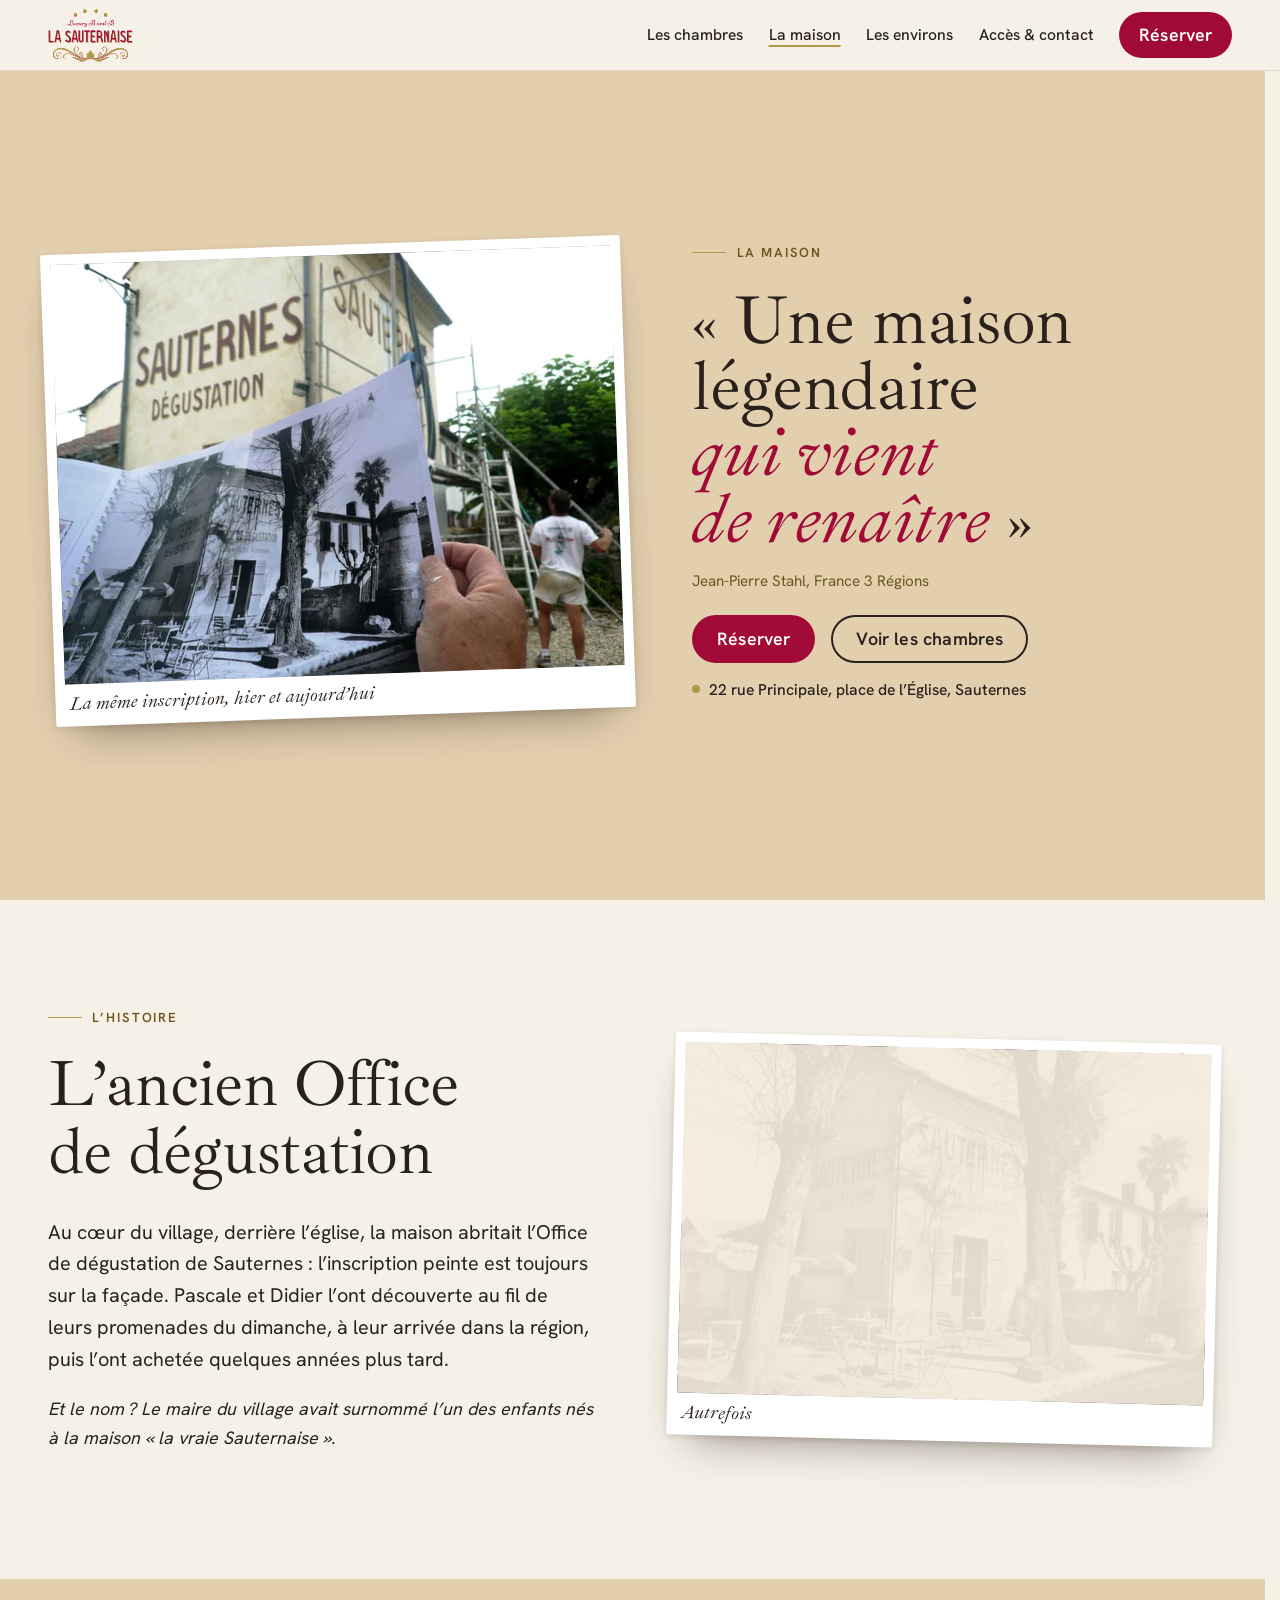
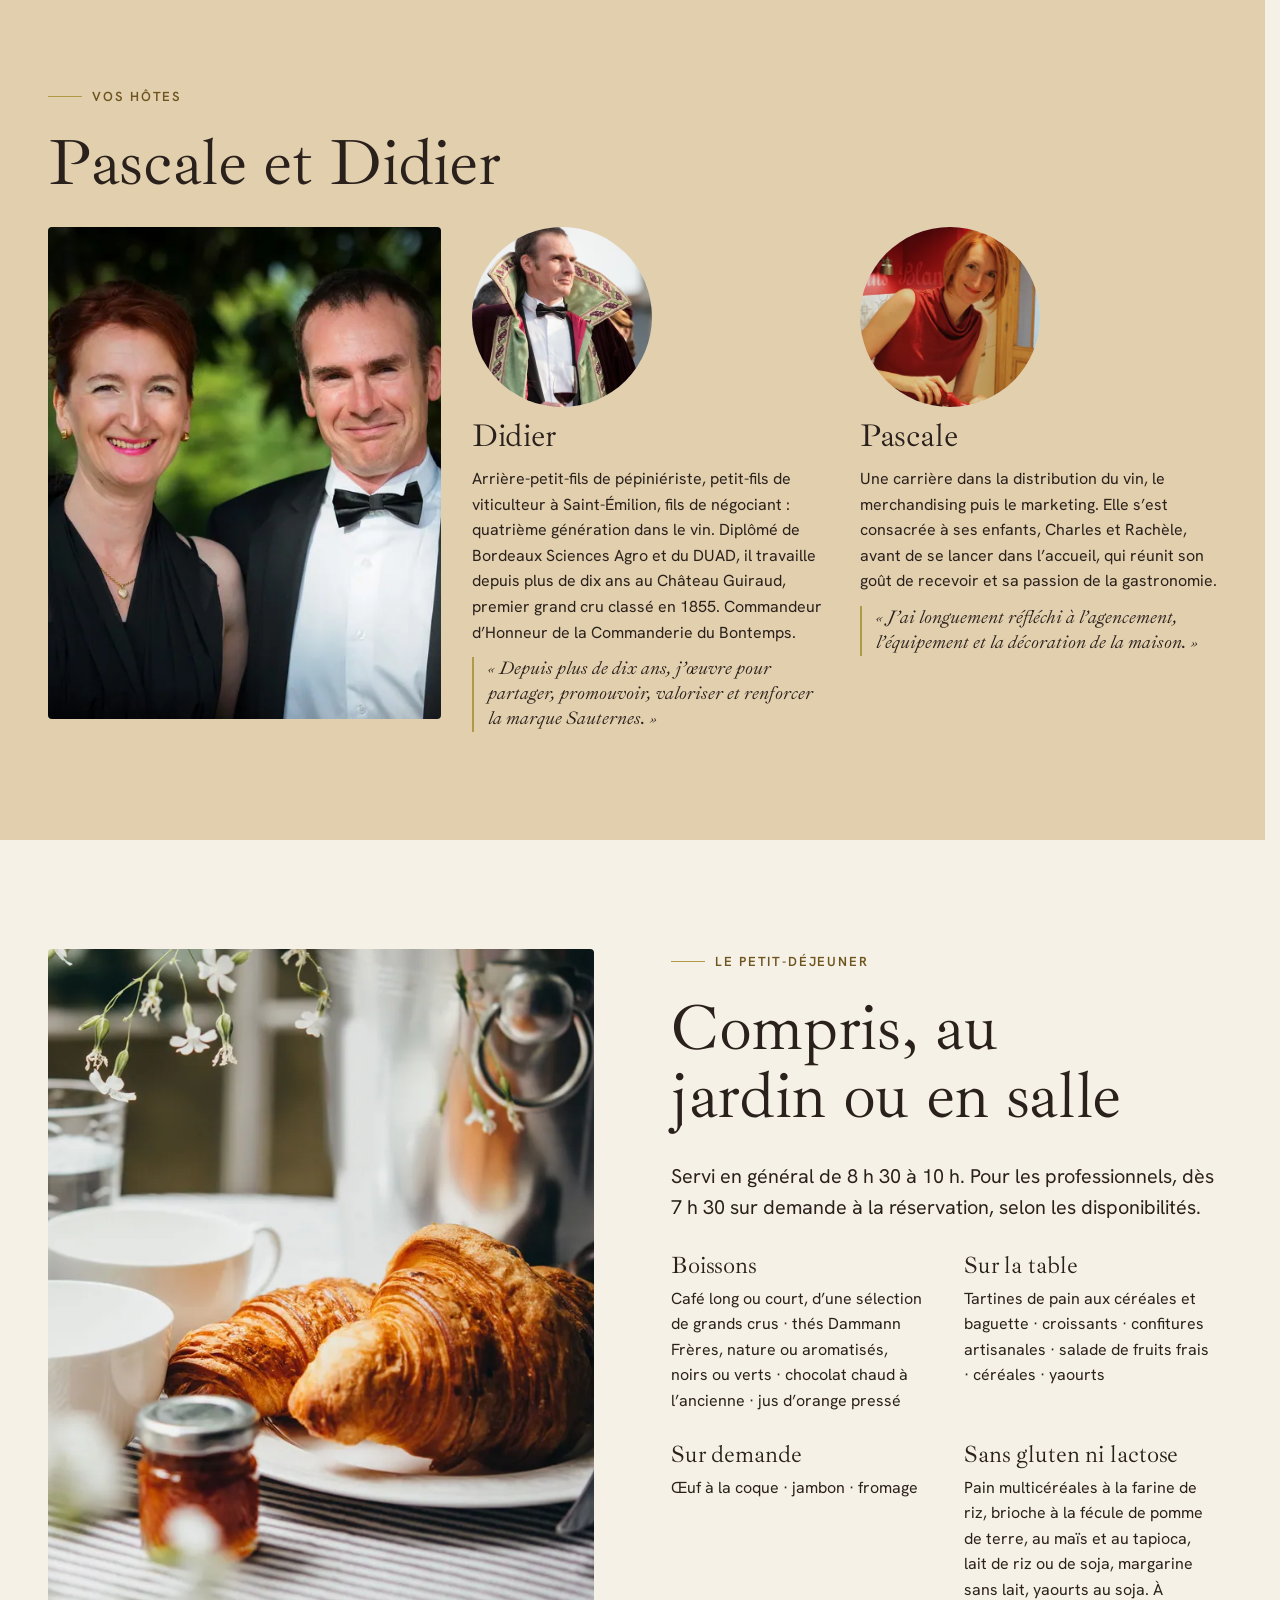
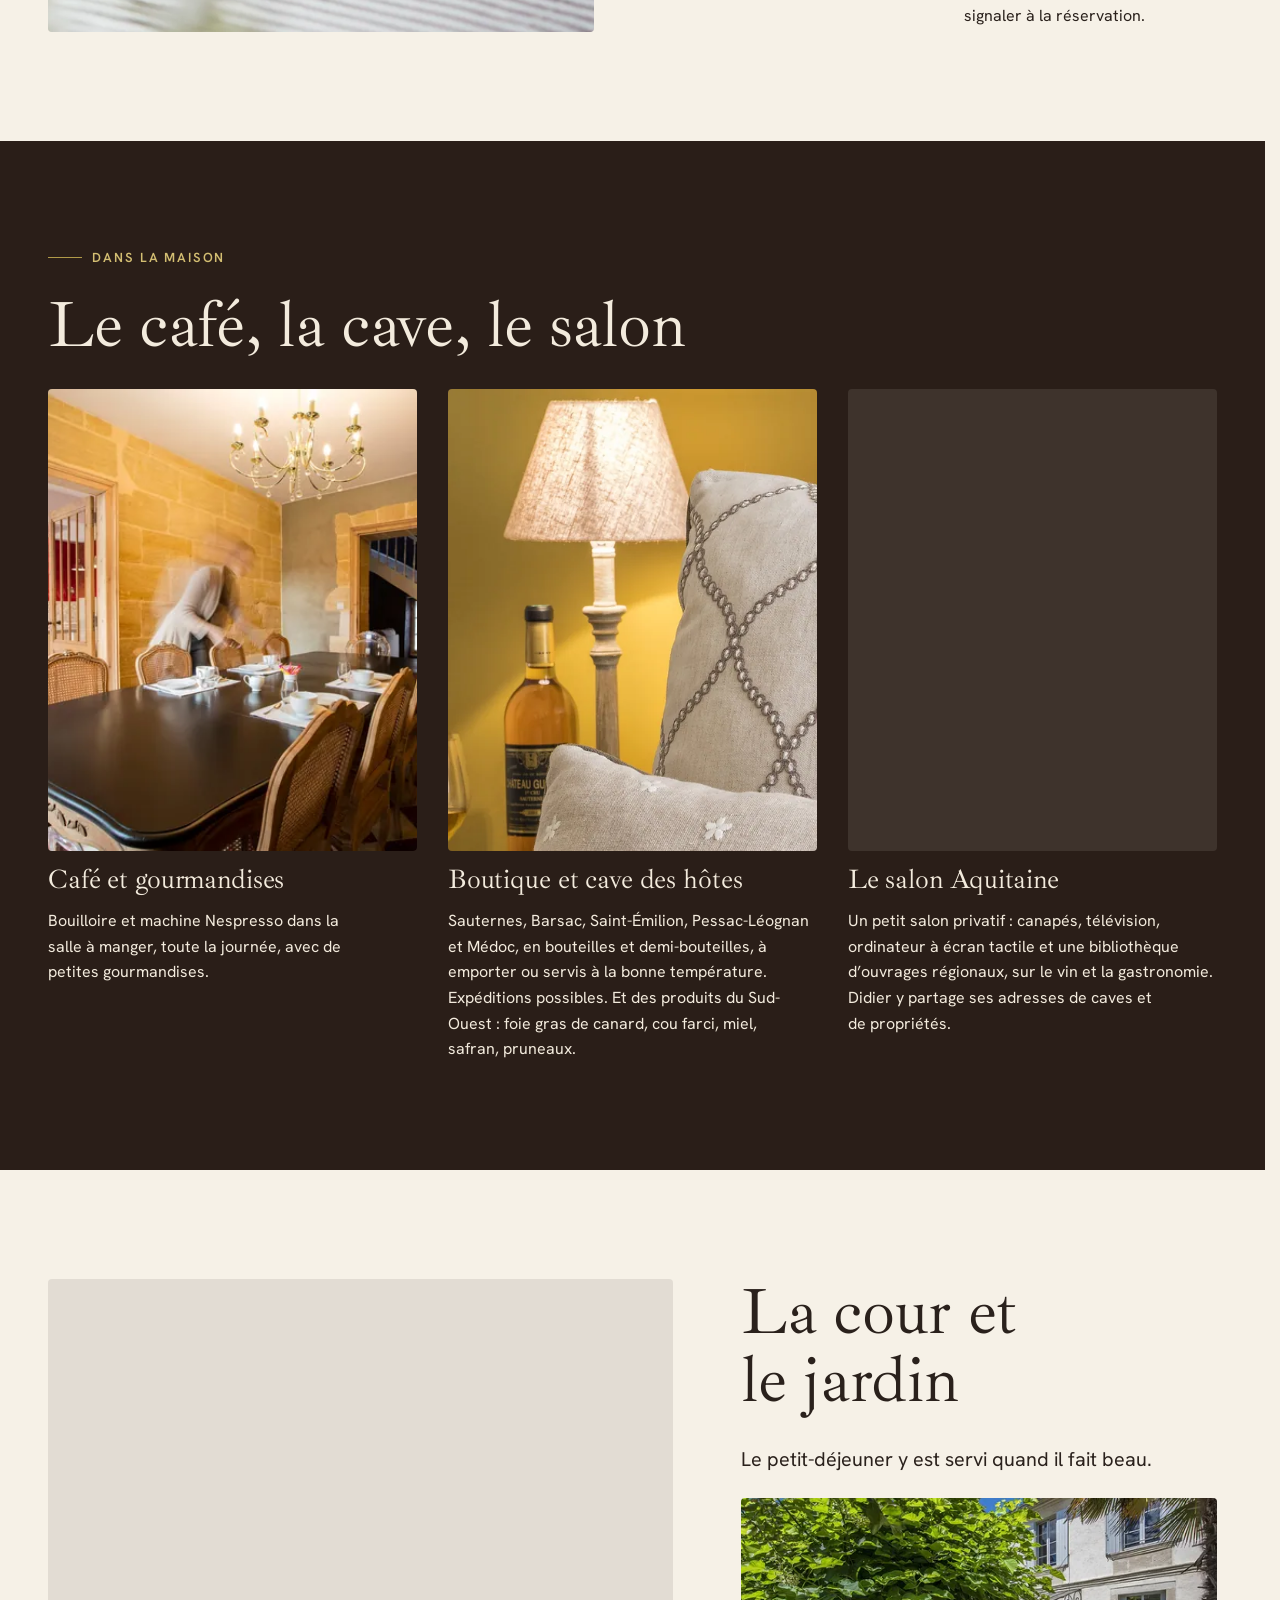
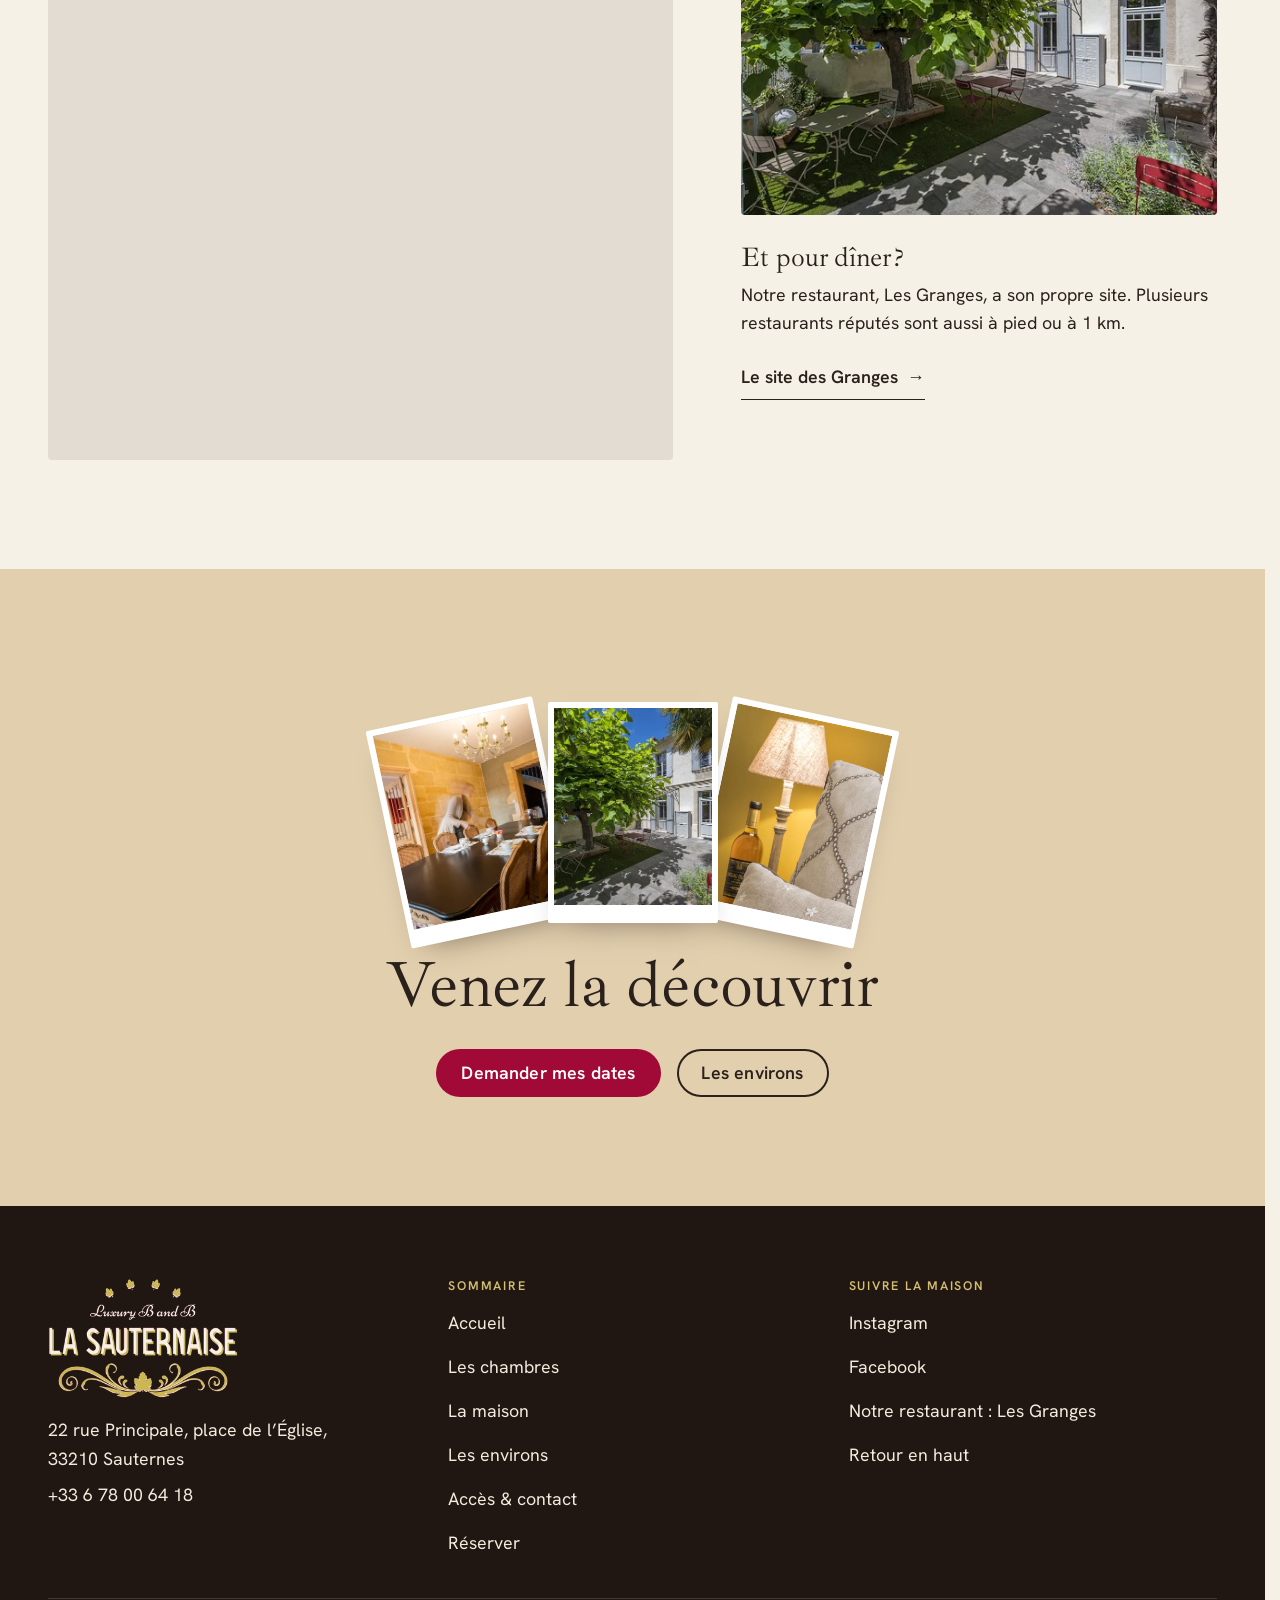
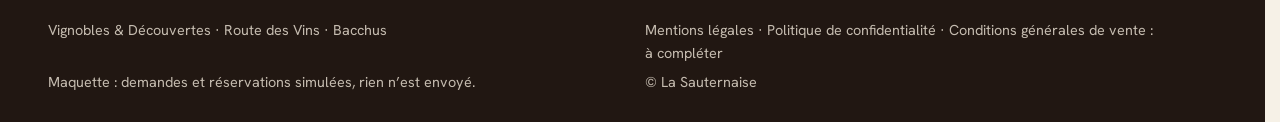
<file: la-maison.html>
<!doctype html>
<html lang="fr" data-v="2" data-curseur>
<head>
<meta charset="utf-8">
<meta name="viewport" content="width=device-width, initial-scale=1, viewport-fit=cover">
<title>La maison et vos hôtes : La Sauternaise, Sauternes</title>
<meta name="description" content="L’ancien Office de dégustation de Sauternes, Pascale et Didier, le petit-déjeuner, la cave et le salon Aquitaine.">
<meta name="robots" content="noindex, nofollow">
<link rel="canonical" href="https://lasauternaise-maquette.vercel.app/la-maison">
<style>:root{--fond:#F6F1E7;--texte:#2A211C;--voile-fond:#E6D9C1;--ouverture-fond:#F6F1E7;--menu-fond:#EDE3CF}:root { --entete-h: 72px; --barres-h: 0px; } html { background: var(--fond); color: var(--texte); scrollbar-gutter: stable; } body { margin: 0; background: var(--fond); } html.js:not(.secours):not([data-arrivee="retour"]) [data-anime] { opacity: 0; } html.js:not(.secours):not([data-arrivee="retour"]) [data-anime].vu { opacity: 1; } [data-voile] { position: fixed; inset: 0; z-index: 900; background: var(--voile-fond); transform: translateY(100%); visibility: hidden; pointer-events: none; } html[data-arrivee="voile"]:not(.voile-leve):not(.secours) [data-voile] { transform: none; visibility: visible; } html.secours [data-voile] { visibility: hidden !important; } .ouverture-panneau { position: fixed; inset: 0; z-index: 850; display: none; place-content: center; justify-items: center; background: var(--ouverture-fond, var(--voile-fond)); color: var(--fond); text-align: center; } html.js[data-arrivee="intro"]:not(.secours):not(.intro-finie) .ouverture-panneau { display: grid; } html.defilement-bloque, html.defilement-bloque body, html.js[data-arrivee="intro"]:not(.secours):not(.intro-finie), html.js[data-arrivee="intro"]:not(.secours):not(.intro-finie) body, html[data-arrivee="voile"]:not(.voile-leve):not(.secours), html[data-arrivee="voile"]:not(.voile-leve):not(.secours) body { overflow: hidden; } html.js[data-arrivee="intro"]:not(.secours):not(.intro-finie) { background-color: var(--ouverture-fond, var(--voile-fond)); } html[data-arrivee="voile"]:not(.voile-leve):not(.secours) { background-color: var(--voile-fond); }</style>
<script>(function () {
var d = document.documentElement, ss = null, ls = null;
try { ss = window.sessionStorage; ls = window.localStorage; } catch (e) {}
d.classList.add('js');
var nav = performance.getEntriesByType ? performance.getEntriesByType('navigation')[0] : null;
var type = nav ? nav.type : 'navigate';
var depart = null;
try { depart = JSON.parse(ss.getItem('socle:depart') || 'null'); ss.removeItem('socle:depart'); } catch (e) {}
if (depart && !(Date.now() - depart.t < 15000)) depart = null;
var mode = type === 'back_forward' ? 'retour' : type === 'reload' ? 'intro' : depart ? 'voile' : 'intro';
d.setAttribute('data-arrivee', mode);
if (mode === 'voile' && depart.couleur) d.style.setProperty('--voile-fond', depart.couleur);
if (type === 'reload' && 'scrollRestoration' in history) {
history.scrollRestoration = 'manual';
}
try {
var choisie = ls && ls.getItem('socle:langue');
var langue = (d.lang || '').slice(0, 2);
if (choisie && choisie !== langue && type === 'navigate' && !depart) {
var alt = document.querySelector('link[rel="alternate"][hreflang="' + choisie + '"]');
if (alt) location.replace(new URL(alt.href).pathname + location.search + location.hash);
}
} catch (e) {}
setTimeout(function () { if (!d.classList.contains('demarre')) d.classList.add('secours'); }, 2000);
})();</script>
<link rel="preload" href="/assets/fonts/ibarra-real-nova-latin-400-normal.woff2" as="font" type="font/woff2" crossorigin>
<link rel="preload" href="/assets/fonts/hanken-grotesk-latin-400-normal.woff2" as="font" type="font/woff2" crossorigin>
<link rel="stylesheet" href="/assets/css/socle.css?v=2">
<link rel="stylesheet" href="/assets/css/site.css?v=2">
<link rel="modulepreload" href="/assets/js/site.js?v=2">
<link rel="modulepreload" href="/assets/js/socle/index.js?v=2">
<script src="/assets/vendor/gsap.min.js" defer></script>
<script src="/assets/vendor/ScrollTrigger.min.js" defer></script>
<script src="/assets/vendor/SplitText.min.js" defer></script>
<script type="module" src="/assets/js/site.js?v=2"></script>
<meta name="theme-color" content="#F6F1E7">
<link rel="icon" href="/assets/images/favicon.svg" type="image/svg+xml">
<link rel="apple-touch-icon" href="/assets/images/apple-touch-icon.png">
<meta property="og:type" content="website">
<meta property="og:site_name" content="La Sauternaise">
<meta property="og:locale" content="fr_FR">
<meta property="og:title" content="La maison et vos hôtes : La Sauternaise, Sauternes">
<meta property="og:description" content="L’ancien Office de dégustation de Sauternes, Pascale et Didier, le petit-déjeuner, la cave et le salon Aquitaine.">
<meta property="og:url" content="https://lasauternaise-maquette.vercel.app/la-maison">
<meta property="og:image" content="https://lasauternaise-maquette.vercel.app/assets/partage/la-maison-fr.jpg">
<meta property="og:image:width" content="1200">
<meta property="og:image:height" content="630">
<meta property="og:image:alt" content="La photo d’archive de la maison tenue devant sa façade d’aujourd’hui">
<meta name="twitter:card" content="summary_large_image">
<script type="application/ld+json">{"@context":"https://schema.org","@type":"BedAndBreakfast","name":"La Sauternaise","url":"https://lasauternaise-maquette.vercel.app/","telephone":"+33678006418","image":"https://lasauternaise-maquette.vercel.app/assets/images/facade-1280.webp","description":"Maison d’hôtes de charme dans une demeure du XVIIIe siècle, ancien Office de dégustation de Sauternes : quatre chambres avec salle de bains bien-être, petit-déjeuner compris.","address":{"@type":"PostalAddress","streetAddress":"22 rue Principale, place de l’Église","postalCode":"33210","addressLocality":"Sauternes","addressCountry":"FR"},"checkinTime":"16:00","checkoutTime":"11:00","numberOfRooms":4,"petsAllowed":false,"amenityFeature":[{"@type":"LocationFeatureSpecification","name":"Petit-déjeuner compris","value":true},{"@type":"LocationFeatureSpecification","name":"Hammam, sauna infrarouge, baignoire balnéo ou douche hydromassante selon la chambre","value":true}],"sameAs":["https://www.instagram.com/lasauternaise/","https://www.facebook.com/lasauternaise/"]}</script>
</head>
<body id="haut">
<div data-voile data-forme="rideau" data-gouttiere="#E6D9C1" aria-hidden="true"><div class="voile-contenu"><img src="/assets/images/logo-couleur-320.webp" alt="" width="320" height="203"><span data-voile-libelle>La maison</span></div></div>
<div class="ouverture-panneau" data-ouverture aria-hidden="true">
  <img class="ouverture-logo" src="/assets/images/logo-couleur-640.webp" alt="" width="640" height="405" data-ouverture-objet>
  <span class="ouverture-trait"></span>
  <p class="ouverture-ligne">Maison d’hôtes · Sauternes</p>
</div>
<a class="evitement" href="#contenu">Aller au contenu</a>
<header data-entete>
  <div class="entete-rangee">
    <a class="entete-logo" href="/" data-libelle="Accueil">
      <img src="/assets/images/logo-couleur-320.webp" alt="" width="320" height="203"><span class="visuellement-cache">La Sauternaise</span>
    </a>
    <nav data-nav aria-label="Navigation principale">
      <ul><li><a href="/chambres" data-libelle="Les chambres">Les chambres</a></li><li><a href="/la-maison" data-libelle="La maison" aria-current="page">La maison</a></li><li><a href="/environs" data-libelle="Les environs">Les environs</a></li><li><a href="/acces" data-libelle="Accès &amp; contact">Accès &amp; contact</a></li></ul>
    </nav>
    <div class="entete-actions">
      <a class="bouton" href="/reserver" data-libelle="Réserver">Réserver</a>
      <button type="button" data-menu-bouton aria-controls="menu" aria-expanded="false" data-libelle-ouvrir="Menu" data-libelle-fermer="Fermer"><span data-libelle-bouton>Menu</span></button>
      <a class="menu-sansjs" href="#menu" data-menu-lien>Menu</a>
    </div>
  </div>
</header>
<script>/* Avant le premier affichage : rangées de la navigation (même règle que ajusterNav dans assets/js/socle/entete.js)
   et hauteur réelle de l'en-tête, pour que rien ne saute quand le JavaScript du site prend la main. */
(function () {
  var h = document.documentElement, u = document.querySelector('[data-nav] ul'), e = document.querySelector('[data-entete]');
  if (u) {
    var deborde = function () { return u.scrollWidth > u.clientWidth + 1; }, c = deborde();
    if (c && window.matchMedia('(min-width: 900px)').matches) {
      h.classList.add('nav-deux-rangees'); c = deborde();
      if (c) { h.classList.add('nav-deux-lignes'); var a = u.querySelector('a'); c = !a || u.getBoundingClientRect().height > a.getBoundingClientRect().height * 2.5; }
      if (c) h.classList.remove('nav-deux-rangees', 'nav-deux-lignes');
    }
    if (c) h.classList.add('nav-compacte');
  }
  if (e) h.style.setProperty('--entete-h', Math.round(e.getBoundingClientRect().height) + 'px');
})();</script>
<span id="menu-ferme" aria-hidden="true"></span>
<div id="menu" data-menu role="dialog" aria-modal="true" aria-label="Menu">
  <p class="menu-sansjs-fermer"><a href="#menu-ferme">Fermer</a></p>
  <ul><li style="--i:0"><a href="/" class="menu-lien" data-libelle="Accueil">Accueil</a></li><li style="--i:1"><a href="/chambres" class="menu-lien" data-libelle="Les chambres">Les chambres</a></li><li style="--i:2"><a href="/la-maison" class="menu-lien" data-libelle="La maison" aria-current="page">La maison</a></li><li style="--i:3"><a href="/environs" class="menu-lien" data-libelle="Les environs">Les environs</a></li><li style="--i:4"><a href="/acces" class="menu-lien" data-libelle="Accès &amp; contact">Accès &amp; contact</a></li></ul>
  <p><a class="bouton" href="tel:+33678006418">Appeler 06 78 00 64 18</a></p>
</div>
<main id="contenu" tabindex="-1">
<section class="ouv ouv-tirage fond-pierre" id="debut">
  <div class="conteneur ouv-tirage-grille">
    <figure class="tirage tirage-ouv" data-iris-centre data-effet="tirage-ouv">
      <figure class="media " style="--cadrage:38% 62%;background-image:url([data-uri]);background-size:cover;background-position:38% 62%">
  <picture>
    <img src="/assets/images/hier-aujourdhui-1280.webp" srcset="/assets/images/hier-aujourdhui-640.webp 640w, /assets/images/hier-aujourdhui-1280.webp 1280w, /assets/images/hier-aujourdhui-1800.webp 1800w" sizes="(max-width: 860px) 88vw, 48vw" alt="Une main tient la photo d’archive devant la façade d’aujourd’hui : la même inscription « Sauternes, Office de dégustation »" width="1280" height="960" fetchpriority="high" loading="eager" decoding="async">
  </picture>
</figure>
      <figcaption class="tirage-legende">La même inscription, hier et aujourd’hui</figcaption>
    </figure>
    <div class="ouv-tirage-texte">
      <p class="surtitre">La maison</p>
      <h1 data-anime="gsap" class="ouv-titre"><span class="ligne-masque"><span class="hero-ligne">«&nbsp;Une maison légendaire</span></span><span class="ligne-masque"><span class="hero-ligne"><em>qui vient de renaître</em>&nbsp;»</span></span></h1>
      <p class="ouv-source">Jean-Pierre Stahl, France 3 Régions</p>
      <p class="actions">
        <a href="/reserver" class="bouton" data-libelle="Réserver" data-action-principale data-survol="magnetique">Réserver</a>
        <a href="/chambres" class="bouton bouton--contour" data-libelle="Les chambres">Voir les chambres</a>
      </p>
      <p class="info-cle" data-info-cle style="margin-top:14px">22 rue Principale, place de l’Église, Sauternes</p>
    </div>
  </div>
</section>
<section class="section" id="histoire" aria-labelledby="histoire-titre">
  <div class="conteneur deux">
    <div>
      <p class="surtitre">L’histoire</p>
      <h2 class="titre-section" id="histoire-titre" data-anime="lignes">L’ancien Office de dégustation</h2>
      <p class="chapo" data-anime>Au cœur du village, derrière l’église, la maison abritait l’Office de dégustation de Sauternes : l’inscription peinte est toujours sur la façade. Pascale et Didier l’ont découverte au fil de leurs promenades du dimanche, à leur arrivée dans la région, puis l’ont achetée quelques années plus tard.</p>
      <p data-anime><em>Et le nom ? Le maire du village avait surnommé l’un des enfants nés à la maison « la vraie Sauternaise ».</em></p>
    </div>
    <figure class="tirage revelateur" data-effet="revelateur">
      <figure class="media " style="--cadrage:45% 48%">
  <picture>
    <img src="/assets/images/archive-1280.webp" srcset="/assets/images/archive-640.webp 640w, /assets/images/archive-1280.webp 1280w, /assets/images/archive-1800.webp 1800w" sizes="(max-width: 860px) 88vw, 44vw" alt="La même maison autrefois : l’Office de dégustation de Sauternes sur une photo d’archive en noir et blanc" width="1280" height="853" loading="lazy" decoding="async">
  </picture>
</figure>
      <span class="revelateur-bain" aria-hidden="true"></span>
      <figcaption class="tirage-legende">Autrefois</figcaption>
    </figure>
  </div>
</section>
<section class="section fond-pierre" id="hotes" aria-labelledby="hotes-titre">
  <div class="conteneur">
    <p class="surtitre">Vos hôtes</p>
    <h2 class="titre-section" id="hotes-titre" data-anime="lignes">Pascale et Didier</h2>
    <div class="portraits" data-anime="cascade">
      <figure class="media " style="--cadrage:50% 34%">
  <picture>
    <img src="/assets/images/pascale-didier-1100.webp" srcset="/assets/images/pascale-didier-480.webp 480w, /assets/images/pascale-didier-800.webp 800w, /assets/images/pascale-didier-1100.webp 1100w" sizes="(max-width: 960px) 92vw, 36vw" alt="Pascale et Didier, vos hôtes, en tenue de soirée" width="1100" height="1376" loading="lazy" decoding="async">
  </picture>
</figure>
      <article class="portrait">
        <figure class="media " style="--cadrage:50% 30%">
  <picture>
    <img src="/assets/images/didier-640.webp" srcset="/assets/images/didier-400.webp 400w, /assets/images/didier-640.webp 640w" sizes="180px" alt="Didier en robe de la Commanderie du Bontemps" width="640" height="800" loading="lazy" decoding="async">
  </picture>
</figure>
        <h3>Didier</h3>
        <p>Arrière-petit-fils de pépiniériste, petit-fils de viticulteur à Saint-Émilion, fils de négociant : quatrième génération dans le vin. Diplômé de Bordeaux Sciences Agro et du DUAD, il travaille depuis plus de dix ans au Château Guiraud, premier grand cru classé en 1855. Commandeur d’Honneur de la Commanderie du Bontemps.</p>
        <blockquote>«&nbsp;Depuis plus de dix ans, j’œuvre pour partager, promouvoir, valoriser et renforcer la marque Sauternes.&nbsp;»</blockquote>
      </article>
      <article class="portrait">
        <figure class="media " style="--cadrage:50% 30%">
  <picture>
    <img src="/assets/images/pascale-640.webp" srcset="/assets/images/pascale-400.webp 400w, /assets/images/pascale-640.webp 640w" sizes="180px" alt="Pascale en cuisine" width="640" height="800" loading="lazy" decoding="async">
  </picture>
</figure>
        <h3>Pascale</h3>
        <p>Une carrière dans la distribution du vin, le merchandising puis le marketing. Elle s’est consacrée à ses enfants, Charles et Rachèle, avant de se lancer dans l’accueil, qui réunit son goût de recevoir et sa passion de la gastronomie.</p>
        <blockquote>«&nbsp;J’ai longuement réfléchi à l’agencement, l’équipement et la décoration de la maison.&nbsp;»</blockquote>
      </article>
    </div>
  </div>
</section>
<section class="section" id="petit-dejeuner" aria-labelledby="matin-titre">
  <div class="conteneur deux deux--inverse">
    <div>
      <p class="surtitre">Le petit-déjeuner</p>
      <h2 class="titre-section" id="matin-titre" data-anime="lignes">Compris, au jardin ou en salle</h2>
      <p class="chapo" data-anime>Servi en général de 8 h 30 à 10 h. Pour les professionnels, dès 7 h 30 sur demande à la réservation, selon les disponibilités.</p>
      <div class="colonnes-matin" data-anime="cascade">
        <div><h3>Boissons</h3><p>Café long ou court, d’une sélection de grands crus · thés Dammann Frères, nature ou aromatisés, noirs ou verts · chocolat chaud à l’ancienne · jus d’orange pressé</p></div>
        <div><h3>Sur la table</h3><p>Tartines de pain aux céréales et baguette · croissants · confitures artisanales · salade de fruits frais · céréales · yaourts</p></div>
        <div><h3>Sur demande</h3><p>Œuf à la coque · jambon · fromage</p></div>
        <div><h3>Sans gluten ni lactose</h3><p>Pain multicéréales à la farine de riz, brioche à la fécule de pomme de terre, au maïs et au tapioca, lait de riz ou de soja, margarine sans lait, yaourts au soja. À signaler à la réservation.</p></div>
      </div>
    </div>
    <figure class="media " data-fx="parallaxe" style="--cadrage:50% 62%">
  <picture>
    <img src="/assets/images/petit-dejeuner-1100.webp" srcset="/assets/images/petit-dejeuner-480.webp 480w, /assets/images/petit-dejeuner-800.webp 800w, /assets/images/petit-dejeuner-1100.webp 1100w" sizes="(max-width: 860px) 92vw, 44vw" alt="Petit-déjeuner au jardin : croissant, confiture et café sous les fleurs" width="1100" height="1375" loading="lazy" decoding="async">
  </picture>
</figure>
  </div>
</section>
<section class="section fond-cave" id="services" aria-labelledby="services-titre">
  <div class="conteneur">
    <p class="surtitre">Dans la maison</p>
    <h2 class="titre-section" id="services-titre" data-anime="lignes">Le café, la cave, le salon</h2>
    <div class="cartes-3" data-anime="cascade">
      <article class="carte-service"><figure class="media " style="--cadrage:41% 45%">
  <picture>
    <img src="/assets/images/salle-a-manger-1280.webp" srcset="/assets/images/salle-a-manger-640.webp 640w, /assets/images/salle-a-manger-1280.webp 1280w, /assets/images/salle-a-manger-1800.webp 1800w" sizes="(max-width: 860px) 92vw, 30vw" alt="La salle à manger : lustre, grande table et sol en damier" width="1280" height="853" loading="lazy" decoding="async">
  </picture>
</figure><h3>Café et gourmandises</h3><p>Bouilloire et machine Nespresso dans la salle à manger, toute la journée, avec de petites gourmandises.</p></article>
      <article class="carte-service"><figure class="media " style="--cadrage:50% 50%">
  <picture>
    <img src="/assets/images/cave-lampe-1100.webp" srcset="/assets/images/cave-lampe-480.webp 480w, /assets/images/cave-lampe-800.webp 800w, /assets/images/cave-lampe-1100.webp 1100w" sizes="(max-width: 860px) 92vw, 30vw" alt="Une bouteille de Sauternes et un verre à la lumière d’une lampe" width="1100" height="1375" loading="lazy" decoding="async">
  </picture>
</figure><h3>Boutique et cave des hôtes</h3><p>Sauternes, Barsac, Saint-Émilion, Pessac-Léognan et Médoc, en bouteilles et demi-bouteilles, à emporter ou servis à la bonne température. Expéditions possibles. Et des produits du Sud-Ouest : foie gras de canard, cou farci, miel, safran, pruneaux.</p></article>
      <article class="carte-service"><figure class="media " style="--cadrage:50% 50%">
  <picture>
    <img src="/assets/images/salon-escalier-1100.webp" srcset="/assets/images/salon-escalier-480.webp 480w, /assets/images/salon-escalier-800.webp 800w, /assets/images/salon-escalier-1100.webp 1100w" sizes="(max-width: 860px) 92vw, 30vw" alt="L’escalier blanc en colimaçon au-dessus du salon" width="1100" height="1376" loading="lazy" decoding="async">
  </picture>
</figure><h3>Le salon Aquitaine</h3><p>Un petit salon privatif : canapés, télévision, ordinateur à écran tactile et une bibliothèque d’ouvrages régionaux, sur le vin et la gastronomie. Didier y partage ses adresses de caves et de propriétés.</p></article>
    </div>
  </div>
</section>
<section class="section" id="jardin" aria-labelledby="jardin-titre">
  <div class="conteneur jardin-grille">
    <figure class="media jardin-grand" data-anime="rideau" style="--cadrage:40% 50%;--cadrage-mobile:50% 50%">
  <picture><source media="(max-width: 760px) and (orientation: portrait)" srcset="/assets/images/cour-mobile-640.webp 640w, /assets/images/cour-mobile-1080.webp 1080w" sizes="(max-width: 860px) 92vw, 58vw">
    <img src="/assets/images/cour-1280.webp" srcset="/assets/images/cour-640.webp 640w, /assets/images/cour-1280.webp 1280w, /assets/images/cour-1920.webp 1920w" sizes="(max-width: 860px) 92vw, 58vw" alt="La cour ombragée : table, verres de vin blanc et banc rouge sous la marquise" width="1280" height="960" loading="lazy" decoding="async">
  </picture>
</figure>
    <div class="jardin-texte">
      <h2 class="titre-section" id="jardin-titre" data-anime="lignes">La cour et le jardin</h2>
      <p class="chapo" data-anime>Le petit-déjeuner y est servi quand il fait beau.</p>
      <figure class="media jardin-petit" data-fx="parallaxe" data-fx-force="10" style="--cadrage:54% 47%">
  <picture>
    <img src="/assets/images/jardin-1280.webp" srcset="/assets/images/jardin-640.webp 640w, /assets/images/jardin-1280.webp 1280w" sizes="(max-width: 860px) 92vw, 30vw" alt="Le jardin : grand arbre, palmier et façade arrière" width="1280" height="854" loading="lazy" decoding="async">
  </picture>
</figure>
      <div class="table-granges" data-anime>
        <h3>Et pour dîner ?</h3>
        <p>Notre restaurant, Les Granges, a son propre site. Plusieurs restaurants réputés sont aussi à pied ou à 1 km.</p>
        <p><a class="lien-fleche" href="https://www.les-granges-de-sauternes.com/" target="_blank" rel="noopener">Le site des Granges<span class="visuellement-cache"> (nouvel onglet)</span></a></p>
      </div>
    </div>
  </div>
</section>
<section class="section fin-page fond-pierre" id="fin" aria-labelledby="fin-titre">
  <div class="conteneur">
    <div class="eventail" data-effet="eventail" aria-hidden="true"><figure class="tirage-mini"><figure class="media " style="--cadrage:41% 45%">
  <picture>
    <img src="/assets/images/salle-a-manger-1280.webp" srcset="/assets/images/salle-a-manger-640.webp 640w, /assets/images/salle-a-manger-1280.webp 1280w, /assets/images/salle-a-manger-1800.webp 1800w" sizes="170px" alt="La salle à manger : lustre, grande table et sol en damier" width="1280" height="853" loading="lazy" decoding="async">
  </picture>
</figure></figure><figure class="tirage-mini"><figure class="media " style="--cadrage:54% 47%">
  <picture>
    <img src="/assets/images/jardin-1280.webp" srcset="/assets/images/jardin-640.webp 640w, /assets/images/jardin-1280.webp 1280w" sizes="170px" alt="Le jardin : grand arbre, palmier et façade arrière" width="1280" height="854" loading="lazy" decoding="async">
  </picture>
</figure></figure><figure class="tirage-mini"><figure class="media " style="--cadrage:50% 50%">
  <picture>
    <img src="/assets/images/cave-lampe-1100.webp" srcset="/assets/images/cave-lampe-480.webp 480w, /assets/images/cave-lampe-800.webp 800w, /assets/images/cave-lampe-1100.webp 1100w" sizes="170px" alt="Une bouteille de Sauternes et un verre à la lumière d’une lampe" width="1100" height="1375" loading="lazy" decoding="async">
  </picture>
</figure></figure></div>
    <h2 class="titre-section" id="fin-titre" data-anime="lignes">Venez la découvrir</h2>
    <p class="actions" data-anime>
      <a href="/reserver" class="bouton" data-libelle="Réserver" data-survol="magnetique">Demander mes dates</a>
      <a href="/environs" class="bouton bouton--contour" data-libelle="Les environs">Les environs</a>
    </p>
  </div>
</section>
</main>
<footer class="pied" id="pied">
  <div class="conteneur pied-grille">
    <div class="pied-maison">
      <img class="pied-logo" src="/assets/images/logo-creme-320.webp" alt="La Sauternaise, maison d’hôtes à Sauternes" width="320" height="203" loading="lazy">
      <p>22 rue Principale, place de l’Église, 33210 Sauternes<br><a href="tel:+33678006418">+33 6 78 00 64 18</a></p>
    </div>
    <nav aria-label="Sommaire">
      <p class="pied-titre">Sommaire</p>
      <ul><li><a href="/" data-libelle="Accueil">Accueil</a></li><li><a href="/chambres" data-libelle="Les chambres">Les chambres</a></li><li><a href="/la-maison" data-libelle="La maison" aria-current="page">La maison</a></li><li><a href="/environs" data-libelle="Les environs">Les environs</a></li><li><a href="/acces" data-libelle="Accès &amp; contact">Accès &amp; contact</a></li><li><a href="/reserver" data-libelle="Réserver">Réserver</a></li></ul>
    </nav>
    <div>
      <p class="pied-titre">Suivre la maison</p>
      <ul>
        <li><a href="https://www.instagram.com/lasauternaise/" target="_blank" rel="noopener">Instagram<span class="visuellement-cache"> (nouvel onglet)</span></a></li>
        <li><a href="https://www.facebook.com/lasauternaise/" target="_blank" rel="noopener">Facebook<span class="visuellement-cache"> (nouvel onglet)</span></a></li>
        <li><a href="https://www.les-granges-de-sauternes.com/" target="_blank" rel="noopener">Notre restaurant : Les Granges<span class="visuellement-cache"> (nouvel onglet)</span></a></li>
        <li><a href="#haut" data-sans-transition>Retour en haut</a></li>
      </ul>
    </div>
  </div>
  <div class="conteneur pied-bas"><p>Vignobles &amp; Découvertes · Route des Vins · Bacchus</p><p>Mentions légales · Politique de confidentialité · Conditions générales de vente : à compléter</p><p>Maquette : demandes et réservations simulées, rien n’est envoyé.</p><p>© La Sauternaise</p></div>
</footer>
<div data-barre-fixe>
  <a class="bouton bouton--contour" href="tel:+33678006418">Appeler</a>
  <a class="bouton" href="/reserver" data-libelle="Réserver">Réserver</a>
</div>
</body>
</html>
</file>
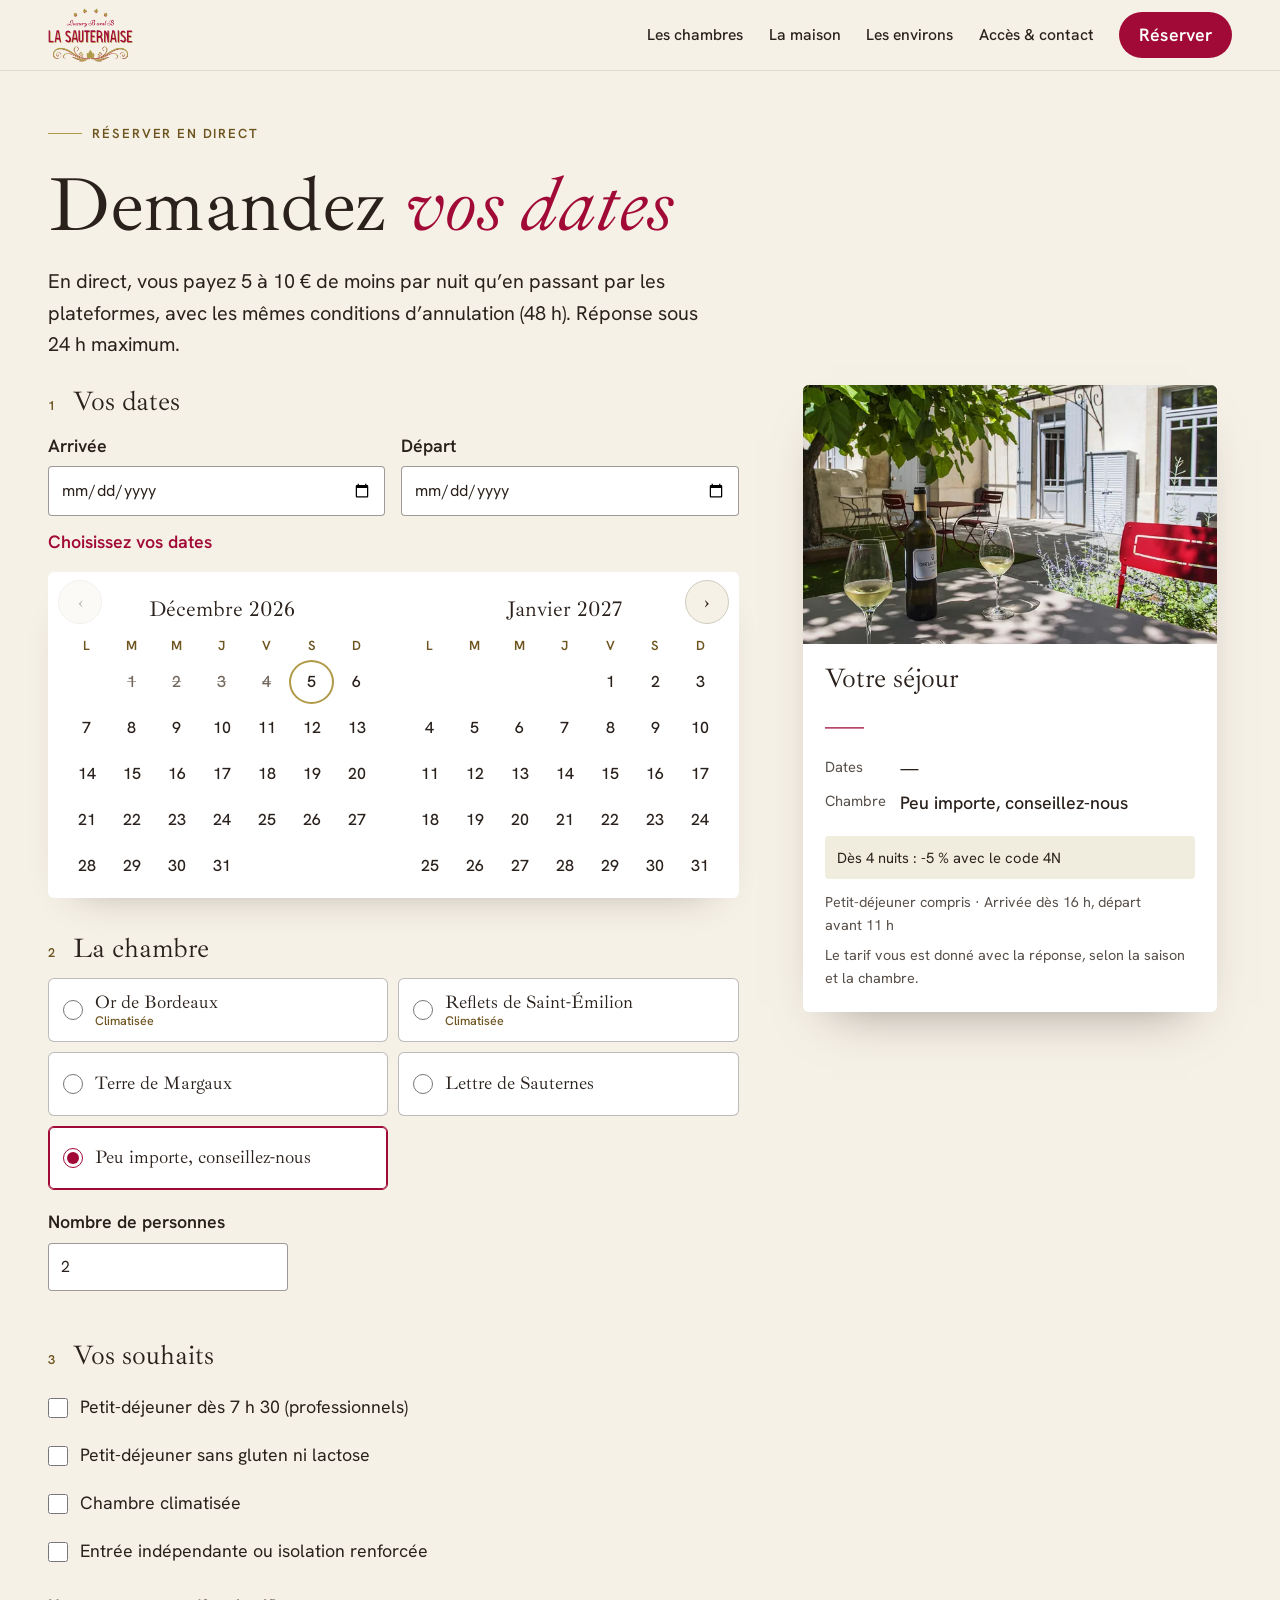
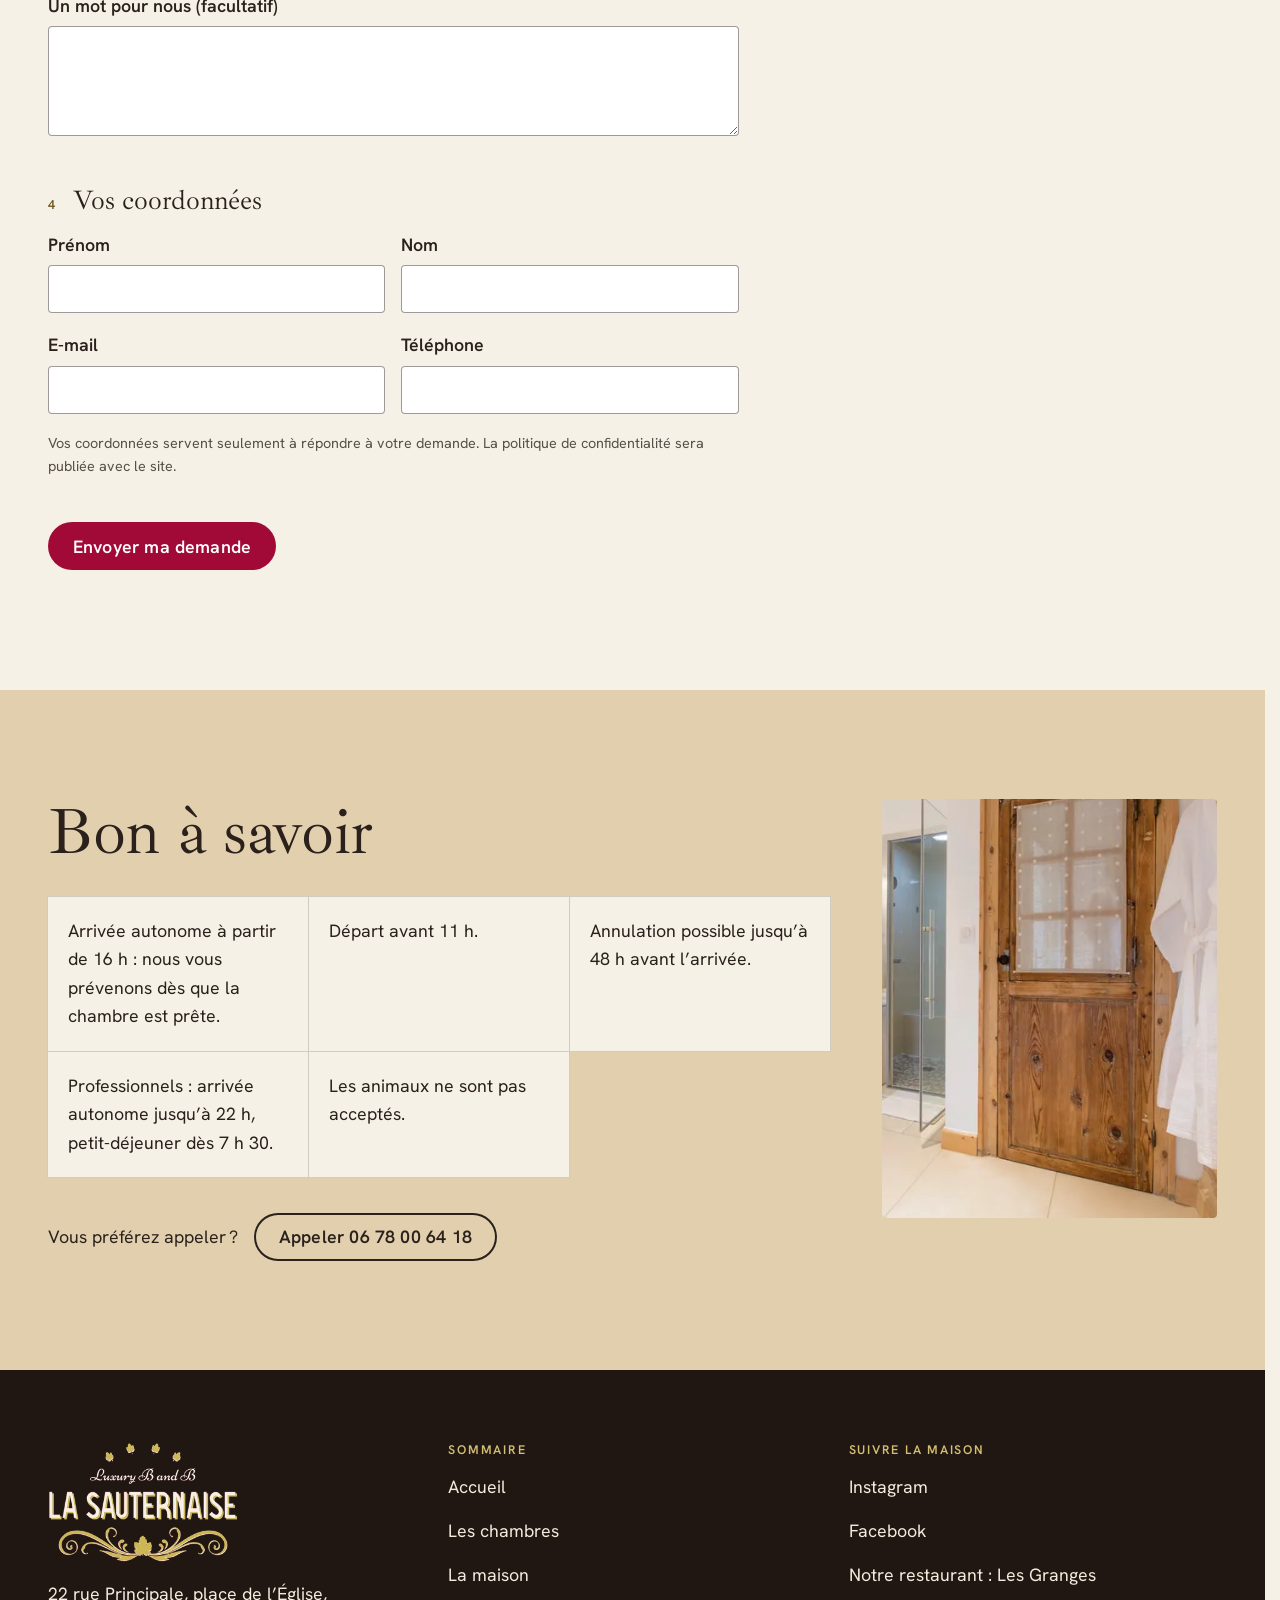
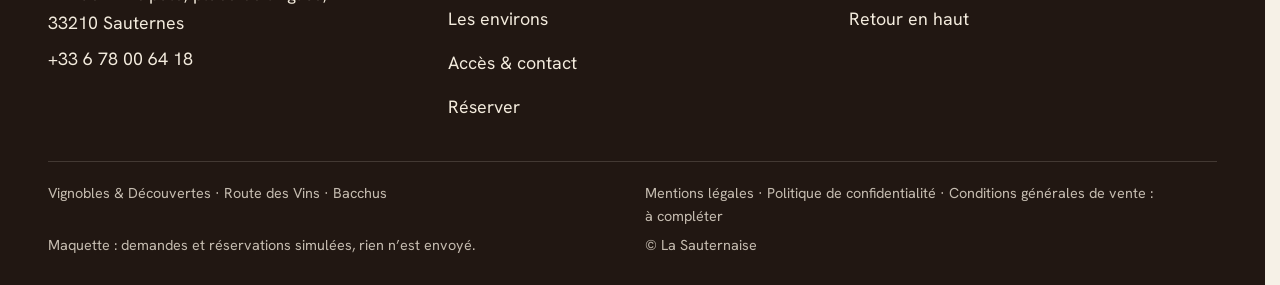
<file: reserver.html>
<!doctype html>
<html lang="fr" data-v="2" data-curseur>
<head>
<meta charset="utf-8">
<meta name="viewport" content="width=device-width, initial-scale=1, viewport-fit=cover">
<title>Réserver en direct : La Sauternaise, Sauternes</title>
<meta name="description" content="Demandez vos dates directement : 5 à 10 € de moins par nuit qu’en passant par les plateformes, -5 % dès 4 nuits avec le code 4N.">
<meta name="robots" content="noindex, nofollow">
<link rel="canonical" href="https://lasauternaise-maquette.vercel.app/reserver">
<style>:root{--fond:#F6F1E7;--texte:#2A211C;--voile-fond:#E6D9C1;--ouverture-fond:#F6F1E7;--menu-fond:#EDE3CF}:root { --entete-h: 72px; --barres-h: 0px; } html { background: var(--fond); color: var(--texte); scrollbar-gutter: stable; } body { margin: 0; background: var(--fond); } html.js:not(.secours):not([data-arrivee="retour"]) [data-anime] { opacity: 0; } html.js:not(.secours):not([data-arrivee="retour"]) [data-anime].vu { opacity: 1; } [data-voile] { position: fixed; inset: 0; z-index: 900; background: var(--voile-fond); transform: translateY(100%); visibility: hidden; pointer-events: none; } html[data-arrivee="voile"]:not(.voile-leve):not(.secours) [data-voile] { transform: none; visibility: visible; } html.secours [data-voile] { visibility: hidden !important; } .ouverture-panneau { position: fixed; inset: 0; z-index: 850; display: none; place-content: center; justify-items: center; background: var(--ouverture-fond, var(--voile-fond)); color: var(--fond); text-align: center; } html.js[data-arrivee="intro"]:not(.secours):not(.intro-finie) .ouverture-panneau { display: grid; } html.defilement-bloque, html.defilement-bloque body, html.js[data-arrivee="intro"]:not(.secours):not(.intro-finie), html.js[data-arrivee="intro"]:not(.secours):not(.intro-finie) body, html[data-arrivee="voile"]:not(.voile-leve):not(.secours), html[data-arrivee="voile"]:not(.voile-leve):not(.secours) body { overflow: hidden; } html.js[data-arrivee="intro"]:not(.secours):not(.intro-finie) { background-color: var(--ouverture-fond, var(--voile-fond)); } html[data-arrivee="voile"]:not(.voile-leve):not(.secours) { background-color: var(--voile-fond); }</style>
<script>(function () {
var d = document.documentElement, ss = null, ls = null;
try { ss = window.sessionStorage; ls = window.localStorage; } catch (e) {}
d.classList.add('js');
var nav = performance.getEntriesByType ? performance.getEntriesByType('navigation')[0] : null;
var type = nav ? nav.type : 'navigate';
var depart = null;
try { depart = JSON.parse(ss.getItem('socle:depart') || 'null'); ss.removeItem('socle:depart'); } catch (e) {}
if (depart && !(Date.now() - depart.t < 15000)) depart = null;
var mode = type === 'back_forward' ? 'retour' : type === 'reload' ? 'intro' : depart ? 'voile' : 'intro';
d.setAttribute('data-arrivee', mode);
if (mode === 'voile' && depart.couleur) d.style.setProperty('--voile-fond', depart.couleur);
if (type === 'reload' && 'scrollRestoration' in history) {
history.scrollRestoration = 'manual';
}
try {
var choisie = ls && ls.getItem('socle:langue');
var langue = (d.lang || '').slice(0, 2);
if (choisie && choisie !== langue && type === 'navigate' && !depart) {
var alt = document.querySelector('link[rel="alternate"][hreflang="' + choisie + '"]');
if (alt) location.replace(new URL(alt.href).pathname + location.search + location.hash);
}
} catch (e) {}
setTimeout(function () { if (!d.classList.contains('demarre')) d.classList.add('secours'); }, 2000);
})();</script>
<link rel="preload" href="/assets/fonts/ibarra-real-nova-latin-400-normal.woff2" as="font" type="font/woff2" crossorigin>
<link rel="preload" href="/assets/fonts/hanken-grotesk-latin-400-normal.woff2" as="font" type="font/woff2" crossorigin>
<link rel="stylesheet" href="/assets/css/socle.css?v=2">
<link rel="stylesheet" href="/assets/css/site.css?v=2">
<link rel="modulepreload" href="/assets/js/site.js?v=2">
<link rel="modulepreload" href="/assets/js/socle/index.js?v=2">
<script src="/assets/vendor/gsap.min.js" defer></script>
<script src="/assets/vendor/ScrollTrigger.min.js" defer></script>
<script src="/assets/vendor/SplitText.min.js" defer></script>
<script type="module" src="/assets/js/site.js?v=2"></script>
<meta name="theme-color" content="#F6F1E7">
<link rel="icon" href="/assets/images/favicon.svg" type="image/svg+xml">
<link rel="apple-touch-icon" href="/assets/images/apple-touch-icon.png">
<meta property="og:type" content="website">
<meta property="og:site_name" content="La Sauternaise">
<meta property="og:locale" content="fr_FR">
<meta property="og:title" content="Réserver en direct : La Sauternaise, Sauternes">
<meta property="og:description" content="Demandez vos dates directement : 5 à 10 € de moins par nuit qu’en passant par les plateformes, -5 % dès 4 nuits avec le code 4N.">
<meta property="og:url" content="https://lasauternaise-maquette.vercel.app/reserver">
<meta property="og:image" content="https://lasauternaise-maquette.vercel.app/assets/partage/reserver-fr.jpg">
<meta property="og:image:width" content="1200">
<meta property="og:image:height" content="630">
<meta property="og:image:alt" content="La cour de La Sauternaise">
<meta name="twitter:card" content="summary_large_image">
<script type="application/ld+json">{"@context":"https://schema.org","@type":"BedAndBreakfast","name":"La Sauternaise","url":"https://lasauternaise-maquette.vercel.app/","telephone":"+33678006418","image":"https://lasauternaise-maquette.vercel.app/assets/images/facade-1280.webp","description":"Maison d’hôtes de charme dans une demeure du XVIIIe siècle, ancien Office de dégustation de Sauternes : quatre chambres avec salle de bains bien-être, petit-déjeuner compris.","address":{"@type":"PostalAddress","streetAddress":"22 rue Principale, place de l’Église","postalCode":"33210","addressLocality":"Sauternes","addressCountry":"FR"},"checkinTime":"16:00","checkoutTime":"11:00","numberOfRooms":4,"petsAllowed":false,"amenityFeature":[{"@type":"LocationFeatureSpecification","name":"Petit-déjeuner compris","value":true},{"@type":"LocationFeatureSpecification","name":"Hammam, sauna infrarouge, baignoire balnéo ou douche hydromassante selon la chambre","value":true}],"sameAs":["https://www.instagram.com/lasauternaise/","https://www.facebook.com/lasauternaise/"]}</script>
</head>
<body id="haut">
<div data-voile data-forme="rideau" data-gouttiere="#E6D9C1" aria-hidden="true"><div class="voile-contenu"><img src="/assets/images/logo-couleur-320.webp" alt="" width="320" height="203"><span data-voile-libelle>Réserver</span></div></div>
<div class="ouverture-panneau" data-ouverture aria-hidden="true">
  <img class="ouverture-logo" src="/assets/images/logo-couleur-640.webp" alt="" width="640" height="405" data-ouverture-objet>
  <span class="ouverture-trait"></span>
  <p class="ouverture-ligne">Maison d’hôtes · Sauternes</p>
</div>
<a class="evitement" href="#contenu">Aller au contenu</a>
<header data-entete>
  <div class="entete-rangee">
    <a class="entete-logo" href="/" data-libelle="Accueil">
      <img src="/assets/images/logo-couleur-320.webp" alt="" width="320" height="203"><span class="visuellement-cache">La Sauternaise</span>
    </a>
    <nav data-nav aria-label="Navigation principale">
      <ul><li><a href="/chambres" data-libelle="Les chambres">Les chambres</a></li><li><a href="/la-maison" data-libelle="La maison">La maison</a></li><li><a href="/environs" data-libelle="Les environs">Les environs</a></li><li><a href="/acces" data-libelle="Accès &amp; contact">Accès &amp; contact</a></li></ul>
    </nav>
    <div class="entete-actions">
      <a class="bouton" href="/reserver" data-libelle="Réserver">Réserver</a>
      <button type="button" data-menu-bouton aria-controls="menu" aria-expanded="false" data-libelle-ouvrir="Menu" data-libelle-fermer="Fermer"><span data-libelle-bouton>Menu</span></button>
      <a class="menu-sansjs" href="#menu" data-menu-lien>Menu</a>
    </div>
  </div>
</header>
<script>/* Avant le premier affichage : rangées de la navigation (même règle que ajusterNav dans assets/js/socle/entete.js)
   et hauteur réelle de l'en-tête, pour que rien ne saute quand le JavaScript du site prend la main. */
(function () {
  var h = document.documentElement, u = document.querySelector('[data-nav] ul'), e = document.querySelector('[data-entete]');
  if (u) {
    var deborde = function () { return u.scrollWidth > u.clientWidth + 1; }, c = deborde();
    if (c && window.matchMedia('(min-width: 900px)').matches) {
      h.classList.add('nav-deux-rangees'); c = deborde();
      if (c) { h.classList.add('nav-deux-lignes'); var a = u.querySelector('a'); c = !a || u.getBoundingClientRect().height > a.getBoundingClientRect().height * 2.5; }
      if (c) h.classList.remove('nav-deux-rangees', 'nav-deux-lignes');
    }
    if (c) h.classList.add('nav-compacte');
  }
  if (e) h.style.setProperty('--entete-h', Math.round(e.getBoundingClientRect().height) + 'px');
})();</script>
<span id="menu-ferme" aria-hidden="true"></span>
<div id="menu" data-menu role="dialog" aria-modal="true" aria-label="Menu">
  <p class="menu-sansjs-fermer"><a href="#menu-ferme">Fermer</a></p>
  <ul><li style="--i:0"><a href="/" class="menu-lien" data-libelle="Accueil">Accueil</a></li><li style="--i:1"><a href="/chambres" class="menu-lien" data-libelle="Les chambres">Les chambres</a></li><li style="--i:2"><a href="/la-maison" class="menu-lien" data-libelle="La maison">La maison</a></li><li style="--i:3"><a href="/environs" class="menu-lien" data-libelle="Les environs">Les environs</a></li><li style="--i:4"><a href="/acces" class="menu-lien" data-libelle="Accès &amp; contact">Accès &amp; contact</a></li></ul>
  <p><a class="bouton" href="tel:+33678006418">Appeler 06 78 00 64 18</a></p>
</div>
<main id="contenu" tabindex="-1">
<section class="ouv ouv-outil" id="debut">
  <div class="conteneur">
    <p class="surtitre">Réserver en direct</p>
    <h1 data-anime="gsap" class="ouv-titre" data-iris-centre><span class="ligne-masque"><span class="hero-ligne">Demandez <em>vos dates</em></span></span></h1>
    <p class="chapo">En direct, vous payez 5 à 10 € de moins par nuit qu’en passant par les plateformes, avec les mêmes conditions d’annulation (48 h). Réponse sous 24 h maximum.</p>
    <div class="reserver-grille">
      <form class="formulaire" data-formulaire data-sejour novalidate aria-labelledby="debut-form" data-anime="cascade">
        <h2 class="visuellement-cache" id="debut-form">Réserver</h2>
        <fieldset>
          <legend><span>1</span>Vos dates</legend>
          <div class="champs-2">
            <div class="champ"><label for="arrivee">Arrivée</label><input id="arrivee" name="arrivee" type="date" required data-action-principale></div>
            <div class="champ"><label for="depart">Départ</label><input id="depart" name="depart" type="date" required></div>
          </div>
          <p class="nuits-direct" data-nuits aria-live="polite" data-info-cle data-zero="Choisissez vos dates" data-modele="{n} nuits" data-un="1 nuit" data-erreur="Le départ doit être après l’arrivée.">Choisissez vos dates</p>
          <div class="calendrier" data-calendrier aria-label="Calendrier : choisissez le jour d’arrivée, puis le jour de départ" role="group" data-precedent="Mois précédent" data-suivant="Mois suivant"></div>
        </fieldset>
        <fieldset>
          <legend><span>2</span>La chambre</legend>
          <div class="choix-chambres" role="radiogroup" aria-label="Chambre souhaitée">
            <label class="choix"><input type="radio" name="chambre" value="or-de-bordeaux"><span>Or de Bordeaux<small>Climatisée</small></span></label><label class="choix"><input type="radio" name="chambre" value="reflets-de-saint-emilion"><span>Reflets de Saint-Émilion<small>Climatisée</small></span></label><label class="choix"><input type="radio" name="chambre" value="terre-de-margaux"><span>Terre de Margaux</span></label><label class="choix"><input type="radio" name="chambre" value="lettre-de-sauternes"><span>Lettre de Sauternes</span></label>
            <label class="choix"><input type="radio" name="chambre" value="indifferent" checked><span>Peu importe, conseillez-nous</span></label>
          </div>
          <div class="champ" style="max-width:240px"><label for="personnes">Nombre de personnes</label><input id="personnes" name="personnes" type="number" min="1" max="8" value="2" inputmode="numeric"></div>
        </fieldset>
        <fieldset>
          <legend><span>3</span>Vos souhaits</legend>
          <div class="cases">
            <label class="case"><input type="checkbox" name="souhait-1" value="Petit-déjeuner dès 7 h 30 (professionnels)">Petit-déjeuner dès 7 h 30 (professionnels)</label><label class="case"><input type="checkbox" name="souhait-2" value="Petit-déjeuner sans gluten ni lactose">Petit-déjeuner sans gluten ni lactose</label><label class="case"><input type="checkbox" name="souhait-3" value="Chambre climatisée">Chambre climatisée</label><label class="case"><input type="checkbox" name="souhait-4" value="Entrée indépendante ou isolation renforcée">Entrée indépendante ou isolation renforcée</label>
          </div>
          <div class="champ"><label for="message">Un mot pour nous (facultatif)</label><textarea id="message" name="message" rows="3"></textarea></div>
        </fieldset>
        <fieldset>
          <legend><span>4</span>Vos coordonnées</legend>
          <div class="champs-2">
            <div class="champ"><label for="prenom">Prénom</label><input id="prenom" name="prenom" autocomplete="given-name" required></div>
            <div class="champ"><label for="nom">Nom</label><input id="nom" name="nom" autocomplete="family-name" required></div>
            <div class="champ"><label for="email">E-mail</label><input id="email" name="email" type="email" autocomplete="email" required></div>
            <div class="champ"><label for="telephone">Téléphone</label><input id="telephone" name="telephone" type="tel" autocomplete="tel"></div>
          </div>
          <p class="mention-donnees">Vos coordonnées servent seulement à répondre à votre demande. La politique de confidentialité sera publiée avec le site.</p>
        </fieldset>
        <p><button class="bouton" type="submit">Envoyer ma demande</button></p>
        <p data-message-envoi tabindex="-1" hidden data-texte="Demande simulée : rien n’a été envoyé. Sur le site final, Pascale et Didier vous répondront sous 24 h."></p>
      </form>
      <aside class="recap" aria-labelledby="recap-titre">
        <div class="recap-carte">
          <figure class="media " style="--cadrage:40% 50%;--cadrage-mobile:50% 50%;background-image:url([data-uri]);background-size:cover;background-position:40% 50%">
  <picture><source media="(max-width: 760px) and (orientation: portrait)" srcset="/assets/images/cour-mobile-640.webp 640w, /assets/images/cour-mobile-1080.webp 1080w" sizes="(max-width: 960px) 92vw, 30vw">
    <img src="/assets/images/cour-1280.webp" srcset="/assets/images/cour-640.webp 640w, /assets/images/cour-1280.webp 1280w, /assets/images/cour-1920.webp 1920w" sizes="(max-width: 960px) 92vw, 30vw" alt="La cour ombragée : table, verres de vin blanc et banc rouge sous la marquise" width="1280" height="960" fetchpriority="high" loading="eager" decoding="async">
  </picture>
</figure>
          <div class="recap-corps">
            <div class="tampon" data-tampon data-superpose data-grille="retour" data-nuit="NUIT" data-nuits="NUITS" aria-hidden="true">
              <svg viewBox="0 0 200 200" focusable="false">
                <defs>
                  <filter id="encre" x="-5%" y="-5%" width="110%" height="110%"><feTurbulence type="fractalNoise" baseFrequency=".9" numOctaves="2" seed="4"/><feColorMatrix values="0 0 0 0 0  0 0 0 0 0  0 0 0 0 0  0 0 0 -.85 1.32"/><feComposite in="SourceGraphic" operator="in"/></filter>
                  <path id="tampon-cercle" d="M100,100 m-68,0 a68,68 0 1,1 136,0 a68,68 0 1,1 -136,0"/>
                </defs>
                <g filter="url(#encre)" fill="currentColor" stroke="currentColor">
                  <circle cx="100" cy="100" r="92" fill="none" stroke-width="4"/>
                  <circle cx="100" cy="100" r="84" fill="none" stroke-width="1.5"/>
                  <circle cx="100" cy="100" r="50" fill="none" stroke-width="1.5"/>
                  <text stroke="none" font-size="15" letter-spacing="2.4"><textPath href="#tampon-cercle" textLength="420">LA SAUTERNAISE · DEMANDE DE SÉJOUR · À CONFIRMER · </textPath></text>
                  <text stroke="none" x="100" y="116" text-anchor="middle" font-size="58" data-tampon-nuits>★</text>
                  <text stroke="none" x="100" y="138" text-anchor="middle" font-size="12" letter-spacing="1.5" data-tampon-mot>SÉJOUR</text>
                </g>
              </svg>
            </div>
            <h2 id="recap-titre">Votre séjour</h2>
            <p class="recap-nuits" data-recap-nuits>—</p>
            <dl>
              <dt>Dates</dt><dd data-recap-dates>—</dd>
              <dt>Chambre</dt><dd data-recap-chambre>Peu importe, conseillez-nous</dd>
            </dl>
            <p class="recap-remise" data-recap-remise data-actif="Code 4N : -5 % sur le séjour" data-inactif="Dès 4 nuits : -5 % avec le code 4N">Dès 4 nuits : -5 % avec le code 4N</p>
            <p class="recap-tarif">Petit-déjeuner compris · Arrivée dès 16 h, départ avant 11 h</p>
            <p class="recap-tarif" style="margin-top:.5em">Le tarif vous est donné avec la réponse, selon la saison et la chambre.</p>
          </div>
        </div>
      </aside>
    </div>
  </div>
</section>
<section class="section fond-pierre" id="conditions" aria-labelledby="conditions-titre">
  <div class="conteneur conditions-grille">
    <div>
      <h2 class="titre-section" id="conditions-titre" data-anime="lignes">Bon à savoir</h2>
      <ul class="conditions" data-anime="cascade"><li>Arrivée autonome à partir de 16 h : nous vous prévenons dès que la chambre est prête.</li><li>Départ avant 11 h.</li><li>Annulation possible jusqu’à 48 h avant l’arrivée.</li><li>Professionnels : arrivée autonome jusqu’à 22 h, petit-déjeuner dès 7 h 30.</li><li>Les animaux ne sont pas acceptés.</li></ul>
      <p style="margin-top:2em" class="actions" data-anime>
        <span>Vous préférez appeler ?</span>
        <a class="bouton bouton--contour" href="tel:+33678006418">Appeler 06 78 00 64 18</a>
      </p>
    </div>
    <figure class="media " data-fx="parallaxe" style="--cadrage:50% 50%">
  <picture>
    <img src="/assets/images/porte-peignoir-800.webp" srcset="/assets/images/porte-peignoir-480.webp 480w, /assets/images/porte-peignoir-800.webp 800w" sizes="(max-width: 860px) 92vw, 30vw" alt="Porte ancienne en bois et peignoir blanc dans une salle de bains en pierre" width="800" height="1000" loading="lazy" decoding="async">
  </picture>
</figure>
  </div>
</section>
</main>
<footer class="pied" id="pied">
  <div class="conteneur pied-grille">
    <div class="pied-maison">
      <img class="pied-logo" src="/assets/images/logo-creme-320.webp" alt="La Sauternaise, maison d’hôtes à Sauternes" width="320" height="203" loading="lazy">
      <p>22 rue Principale, place de l’Église, 33210 Sauternes<br><a href="tel:+33678006418">+33 6 78 00 64 18</a></p>
    </div>
    <nav aria-label="Sommaire">
      <p class="pied-titre">Sommaire</p>
      <ul><li><a href="/" data-libelle="Accueil">Accueil</a></li><li><a href="/chambres" data-libelle="Les chambres">Les chambres</a></li><li><a href="/la-maison" data-libelle="La maison">La maison</a></li><li><a href="/environs" data-libelle="Les environs">Les environs</a></li><li><a href="/acces" data-libelle="Accès &amp; contact">Accès &amp; contact</a></li><li><a href="/reserver" data-libelle="Réserver" aria-current="page">Réserver</a></li></ul>
    </nav>
    <div>
      <p class="pied-titre">Suivre la maison</p>
      <ul>
        <li><a href="https://www.instagram.com/lasauternaise/" target="_blank" rel="noopener">Instagram<span class="visuellement-cache"> (nouvel onglet)</span></a></li>
        <li><a href="https://www.facebook.com/lasauternaise/" target="_blank" rel="noopener">Facebook<span class="visuellement-cache"> (nouvel onglet)</span></a></li>
        <li><a href="https://www.les-granges-de-sauternes.com/" target="_blank" rel="noopener">Notre restaurant : Les Granges<span class="visuellement-cache"> (nouvel onglet)</span></a></li>
        <li><a href="#haut" data-sans-transition>Retour en haut</a></li>
      </ul>
    </div>
  </div>
  <div class="conteneur pied-bas"><p>Vignobles &amp; Découvertes · Route des Vins · Bacchus</p><p>Mentions légales · Politique de confidentialité · Conditions générales de vente : à compléter</p><p>Maquette : demandes et réservations simulées, rien n’est envoyé.</p><p>© La Sauternaise</p></div>
</footer>
<div data-barre-fixe>
  <a class="bouton bouton--contour" href="tel:+33678006418">Appeler</a>
  <a class="bouton" href="/reserver" data-libelle="Réserver">Réserver</a>
</div>
</body>
</html>
</file>
<file: assets/css/socle.css>
/* Socle : règles communes à toutes les maquettes. Le style du projet va dans site.css.
   Les couleurs et polices du projet se règlent par les variables ci-dessous (redéfinies dans site.css). */
:root {
  --police-titres: Georgia, 'Times New Roman', serif;
  --police-texte: system-ui, -apple-system, 'Segoe UI', Roboto, sans-serif;
  --accent: #b3361f;
  --texte-doux: color-mix(in srgb, var(--texte) 78%, var(--fond));
  --ligne: color-mix(in srgb, var(--texte) 18%, var(--fond));
  --gouttiere: clamp(16px, 4vw, 48px);
  --largeur: 1240px;
  --rayon: 6px;
  --duree: .7s;
  --courbe: cubic-bezier(.22, 1, .36, 1);
}

*, *::before, *::after { box-sizing: border-box; }
html { -webkit-text-size-adjust: 100%; text-size-adjust: 100%; }
body {
  font-family: var(--police-texte); font-size: clamp(1rem, .96rem + .2vw, 1.125rem); line-height: 1.6;
  padding-bottom: var(--barres-h); overflow-x: clip;
}
img, picture, video, canvas, svg { display: block; max-width: 100%; }
img, video { height: auto; }
h1, h2, h3, h4 { font-family: var(--police-titres); line-height: 1.08; margin: 0 0 .5em; text-wrap: balance; font-weight: 600; }
p, li, dd, figcaption { text-wrap: pretty; }
p { margin: 0 0 1em; }
a { color: inherit; }
a[href^="mailto:"] { overflow-wrap: anywhere; }
button, input, select, textarea { font: inherit; color: inherit; }
button { cursor: pointer; }
:where(a, button, input, select, textarea, summary, [tabindex]) { -webkit-tap-highlight-color: transparent; }
:focus { outline: none; }
:focus-visible { outline: 3px solid var(--accent); outline-offset: 3px; border-radius: 2px; }
[id] { scroll-margin-top: calc(var(--entete-h) + 12px); scroll-margin-bottom: calc(var(--barres-h) + 12px); }
/* Lien profond vers une scène qui cache l'en-tête : elle arrive tout en haut de l'écran (comme aller() du socle). */
html.js:not(.secours) :is([data-entete-cache], [data-entete-cache] [id], [data-fx="plein-ecran"], [data-fx="plein-ecran"] [id]) { scroll-margin-top: 0; }
[hidden] { display: none !important; }

.visuellement-cache {
  position: absolute !important; width: 1px; height: 1px; padding: 0; margin: -1px;
  overflow: hidden; clip: rect(0 0 0 0); white-space: nowrap; border: 0;
}
.evitement {
  position: fixed; left: 12px; top: 12px; z-index: 1000; padding: 12px 16px; background: var(--texte); color: var(--fond);
  transform: translateY(-160%); text-decoration: none;
}
.evitement:focus-visible { transform: none; }
.conteneur { width: min(100% - 2 * var(--gouttiere), var(--largeur)); margin-inline: auto; }
.chiffres { font-variant-numeric: tabular-nums; }

/* Boutons : zones tactiles d'au moins 44 px. */
.bouton {
  display: inline-flex; align-items: center; justify-content: center; gap: .5em;
  min-height: 48px; min-width: 44px; padding: .7em 1.4em; border-radius: 999px;
  background: var(--accent); color: var(--fond); text-decoration: none; font-weight: 600; border: 0;
  line-height: 1.2; text-align: center;
}
.bouton--contour { background: transparent; color: inherit; box-shadow: inset 0 0 0 2px currentColor; }
.bouton[disabled] { opacity: .55; cursor: not-allowed; }

/* Apparitions : cachées par le style critique jusqu'à .vu, jamais recachées. */
html.js:not(.secours):not([data-arrivee="retour"]) [data-anime]:not([data-anime="gsap"]) {
  transform: translate3d(0, 1.2rem, 0);
  transition: opacity var(--duree) var(--courbe) var(--delai, 0s), transform var(--duree) var(--courbe) var(--delai, 0s);
}
html.js:not(.secours):not([data-arrivee="retour"]) [data-anime]:not([data-anime="gsap"]).vu { transform: none; }

/* Bibliothèque d'effets (effets.js). Apparitions : le bloc lui-même ne glisse pas, ce sont ses parties qui arrivent.
   Mêmes conditions que les apparitions : en secours, au retour et sans JavaScript, état final direct.
   Les transitions ne valent que pendant l'arrivée (.fx-fini ensuite) : celles du projet reprennent la main. */
html.js:not(.secours):not([data-arrivee="retour"]) :is([data-anime="lignes"], [data-anime="mots"], [data-anime="lettres"], [data-anime="cascade"]):not([data-anime="gsap"]) {
  transform: none; transition: opacity .25s linear var(--delai, 0s);
}
/* Masques des lignes : découpe par clip-path, débordante en haut et sur les côtés (accents), un peu en bas (jambages),
   au lieu d'un overflow et de marges : la mise en page ne change pas d'un pixel pendant la découpe. La ligne part
   d'assez bas (135 %) pour rester invisible malgré le débord du bas. */
.fx-ligne-mask { overflow: visible !important; clip-path: inset(-.4em -.6em -.2em -.6em); }
html.js:not(.secours):not([data-arrivee="retour"]) [data-anime="lignes"] .fx-ligne {
  transform: translate3d(0, 135%, 0); transition: transform 1s var(--courbe) calc(var(--delai, 0s) + var(--i, 0) * 90ms);
}
html.js:not(.secours):not([data-arrivee="retour"]) [data-anime="lignes"].vu .fx-ligne { transform: none; }
html.js:not(.secours):not([data-arrivee="retour"]) [data-anime="mots"] .fx-mot {
  opacity: 0; transform: translate3d(0, .5em, 0);
  transition: opacity .6s var(--courbe) calc(var(--delai, 0s) + var(--i, 0) * 35ms), transform .7s var(--courbe) calc(var(--delai, 0s) + var(--i, 0) * 35ms);
}
html.js:not(.secours):not([data-arrivee="retour"]) [data-anime="mots"].vu .fx-mot { opacity: 1; transform: none; }
/* Lettres : chaque mot reste d'un bloc (jamais coupé en fin de ligne), les lettres basculent en place. */
[data-anime="lettres"] :is(.fx-mot-l, .fx-lettre) { display: inline-block; }
html.js:not(.secours):not([data-arrivee="retour"]) [data-anime="lettres"] .fx-lettre {
  opacity: 0; transform: translate3d(0, .55em, 0) rotate(12deg); transform-origin: 0 100%;
  transition: opacity .5s var(--courbe) calc(var(--delai, 0s) + var(--i, 0) * 18ms), transform .8s var(--courbe) calc(var(--delai, 0s) + var(--i, 0) * 18ms);
}
html.js:not(.secours):not([data-arrivee="retour"]) [data-anime="lettres"].vu .fx-lettre { opacity: 1; transform: none; }
html.js:not(.secours):not([data-arrivee="retour"]) [data-anime="cascade"] > * { opacity: 0; transform: translate3d(0, 1.8rem, 0); }
html.js:not(.secours):not([data-arrivee="retour"]) [data-anime="cascade"]:not(.fx-fini) > * {
  transition: opacity .7s var(--courbe) calc(var(--delai, 0s) + var(--i, 0) * 80ms), transform .9s var(--courbe) calc(var(--delai, 0s) + var(--i, 0) * 80ms);
}
html.js:not(.secours):not([data-arrivee="retour"]) [data-anime="cascade"].vu > * { opacity: 1; transform: none; }
/* Rideau : règle aussi précise que celle des apparitions (sinon sa transition de découpe serait écrasée). */
html.js:not(.secours):not([data-arrivee="retour"]) [data-anime="rideau"]:not([data-anime="gsap"]) {
  transform: none; clip-path: inset(0 0 100% 0);
}
html.js:not(.secours):not([data-arrivee="retour"]) [data-anime="rideau"]:not([data-anime="gsap"]):not(.fx-fini) {
  transition: opacity .25s linear var(--delai, 0s), clip-path 1.2s cubic-bezier(.77, 0, .18, 1) var(--delai, 0s);
}
html.js:not(.secours):not([data-arrivee="retour"]) [data-anime="rideau"]:not([data-anime="gsap"]).vu { clip-path: inset(0 0 0 0); }
html.js:not(.secours):not([data-arrivee="retour"]) [data-anime="rideau"]:not([data-fx]) > :is(picture, video) { transform: scale(1.14); }
html.js:not(.secours):not([data-arrivee="retour"]) [data-anime="rideau"]:not([data-fx]):not(.fx-fini) > :is(picture, video) { transition: transform 1.6s var(--courbe) var(--delai, 0s); }
html.js:not(.secours):not([data-arrivee="retour"]) [data-anime="rideau"].vu:not([data-fx]) > :is(picture, video) { transform: none; }
/* Effets liés au défilement : l'image déplacée par GSAP n'a aucune transition CSS (une seule source par propriété). */
[data-fx="parallaxe"] > :is(picture, video, img), [data-fx="zoom"] > :is(picture, video, img) { transition: none; }
/* WebGL « onde » : le canvas, calé sur l'image, n'est visible que pendant le mouvement ; au repos, l'image d'origine, nette. */
[data-fx="onde"] { position: relative; }
.fx-onde { position: absolute; left: 0; top: 0; width: 100%; height: 100%; pointer-events: none; opacity: 0; transition: opacity .3s linear; }
.fx-onde--actif { opacity: 1; transition-duration: .12s; }
/* Image qui s'ouvre en plein écran : section haute, cadre collant en haut de l'écran (sticky, pas d'épinglage GSAP).
   En secours et sans JavaScript : image entière dans une section normale (règles [data-collant]). */
html.js:not(.secours) [data-fx="plein-ecran"] { position: relative; height: var(--fx-longueur, 260svh); }
html.js:not(.secours) [data-fx="plein-ecran"] > [data-collant] { position: sticky; top: 0; height: 100vh; height: 100svh; overflow: hidden; }
[data-fx="plein-ecran"] > [data-collant] > .media, [data-fx="plein-ecran"] [data-fx-cible] { width: 100%; height: 100%; border-radius: 0; }
:is(html.secours, html:not(.js)) [data-fx="plein-ecran"] [data-fx-cible] { height: 100svh; }
/* Mots géants : la rangée garde sa largeur (mots répétés au besoin) et ne sort jamais de son bandeau.
   En secours et sans JavaScript, les mots passent à la ligne : rien n'est coupé. */
[data-fx="mots-geants"] { overflow: hidden; overflow: clip; }
[data-fx="mots-geants"] [data-fx-rangee] { width: max-content; white-space: nowrap; margin: 0; }
:is(html.secours, html:not(.js)) [data-fx="mots-geants"] { overflow: visible; }
:is(html.secours, html:not(.js)) [data-fx="mots-geants"] [data-fx-rangee] { width: auto; white-space: normal; line-height: 1.2; }
/* Inclinaison selon la vitesse : GSAP seul tient la transformation (pas de transition CSS sur transform). */
[data-fx="vitesse"], [data-fx="mots-geants"] [data-fx-rangee] { transition-property: opacity, color, background-color, border-color, box-shadow !important; }

/* Effets au survol : au premier survol, GSAP prend la main sur la transformation (classe fx-survol) :
   plus aucune transition CSS sur transform pour cet élément. */
.fx-survol { transition-property: opacity, color, background-color, border-color, box-shadow !important; }

[data-boucle-css].hors-ecran, [data-boucle-css].hors-ecran *, [data-boucle-css].en-pause, [data-boucle-css].en-pause * { animation-play-state: paused !important; }

/* En-tête : opaque, jamais coupé, se cache en descendant. */
[data-entete] {
  position: fixed; inset: 0 0 auto; z-index: 800; background: var(--fond);
  border-bottom: 1px solid var(--ligne); transition: transform .35s var(--courbe);
}
html.entete-cache [data-entete], html.scene-sans-entete:not(.menu-ouvert) [data-entete] { transform: translateY(-100%); }
.entete-rangee {
  display: flex; align-items: center; gap: clamp(8px, 2vw, 28px);
  min-height: 64px; padding: 8px var(--gouttiere); max-width: calc(var(--largeur) + 2 * var(--gouttiere)); margin-inline: auto;
}
.entete-logo { display: inline-flex; align-items: center; gap: .6em; min-height: 44px; text-decoration: none; font-weight: 700; flex: none; }
.entete-logo img { width: 36px; height: 36px; }
[data-nav] { flex: 1 1 auto; min-width: 0; display: flex; justify-content: flex-end; }
[data-nav] ul { display: flex; gap: clamp(12px, 2vw, 28px); list-style: none; margin: 0; padding: 0; min-width: 0; overflow: hidden; white-space: nowrap; }
/* Un lien de navigation ne passe jamais à la ligne : sinon il « tient » sur deux lignes et le relais
   (deuxième rangée, bouton Menu) ne se déclenche pas. */
[data-nav] a { display: inline-flex; align-items: center; min-height: 44px; text-decoration: none; white-space: nowrap; }
[data-nav] a[aria-current] { text-decoration: underline; text-underline-offset: .35em; text-decoration-thickness: 2px; }
.entete-actions { display: flex; align-items: center; gap: 8px; flex: none; }
.entete-actions .bouton { min-height: 44px; padding-inline: 1.1em; }
.entete-langue { display: inline-flex; align-items: center; justify-content: center; min-width: 44px; min-height: 44px; text-decoration: none; font-weight: 600; text-transform: uppercase; }
[data-menu-bouton] { display: none; min-height: 44px; min-width: 44px; padding: 0 14px; border: 0; border-radius: 999px; background: var(--texte); color: var(--fond); font-weight: 600; }
html.nav-compacte [data-nav] { display: none; }
html.nav-compacte [data-menu-bouton] { display: inline-flex; align-items: center; }
html.nav-compacte .entete-actions { margin-left: auto; }
/* Dès 900 px, les liens qui ne tiennent pas à côté du logo passent sur une deuxième rangée (entete.js) :
   jamais le bouton Menu seul sur ordinateur. L'en-tête est plus haut : --entete-h suit (mesures.js). */
html.nav-deux-rangees .entete-rangee { flex-wrap: wrap; row-gap: 0; }
html.nav-deux-rangees [data-nav] { order: 3; flex: 1 0 100%; justify-content: flex-start; border-top: 1px solid var(--ligne); }
html.nav-deux-rangees .entete-actions { margin-left: auto; }
html.nav-deux-lignes [data-nav] ul { flex-wrap: wrap; row-gap: 0; column-gap: clamp(12px, 1.6vw, 24px); }
@media (max-width: 520px) { .entete-actions .bouton { display: none; } }

/* Sans JavaScript : l'en-tête reste dans le flux (sa hauteur n'est pas mesurée, rien ne passe dessous).
   Dès 900 px, les liens passent à la ligne sous le logo ; en dessous, un lien Menu ouvre le menu plein écran
   par son ancre (#menu:target) et un lien Fermer le referme. */
.menu-sansjs, .menu-sansjs-fermer { display: none; }
html:not(.js) { --entete-h: 0px; }
html:not(.js) [data-entete] { position: relative; }
@media (min-width: 900px) {
  html:not(.js) .entete-rangee { flex-wrap: wrap; row-gap: 0; }
  html:not(.js) [data-nav] { order: 3; flex: 1 0 100%; justify-content: flex-start; }
  html:not(.js) [data-nav] ul { flex-wrap: wrap; column-gap: clamp(12px, 2vw, 28px); row-gap: 0; }
  html:not(.js) .entete-actions { margin-left: auto; }
}
@media (max-width: 899px) {
  html:not(.js) [data-nav] { display: none; }
  html:not(.js) .entete-actions { margin-left: auto; }
  html:not(.js) .menu-sansjs {
    display: inline-flex; align-items: center; min-height: 44px; min-width: 44px; padding: 0 14px; border-radius: 999px;
    background: var(--texte); color: var(--fond); font-weight: 600; text-decoration: none;
  }
}
html:not(.js) #menu:target { z-index: 810; visibility: visible; opacity: 1; transition: none; padding-top: 24px; }
html:not(.js) #menu:target li { opacity: 1; transform: none; transition: none; }
html:not(.js) #menu:target .menu-sansjs-fermer { display: block; margin: 0 0 16px; }
html:not(.js) .menu-sansjs-fermer a { display: inline-flex; align-items: center; min-height: 44px; font-weight: 600; }
/* Cible du lien Fermer : fixe, elle ne fait pas défiler la page quand le menu se referme. */
#menu-ferme { position: fixed; top: 0; left: 0; width: 1px; height: 1px; pointer-events: none; }
/* Sans JavaScript, la barre fixe du téléphone n'est pas mesurée : sa hauteur est réservée d'office. */
@media (max-width: 760px) { html:not(.js) { --barres-h: calc(65px + env(safe-area-inset-bottom)); } }

/* Menu : plein écran, liens qui arrivent l'un après l'autre. */
[data-menu] {
  position: fixed; inset: 0; z-index: 790; background: var(--menu-fond, var(--fond)); overflow-y: auto; overscroll-behavior: contain;
  padding: calc(var(--entete-h) + 24px) var(--gouttiere) calc(32px + var(--barres-h));
  visibility: hidden; opacity: 0; transition: opacity .3s var(--courbe), visibility 0s .3s;
}
html.menu-ouvert [data-menu] { visibility: visible; opacity: 1; transition: opacity .3s var(--courbe); }
html.menu-ouvert [data-entete] { transform: none; }
[data-menu] ul { list-style: none; margin: 0 0 32px; padding: 0; }
[data-menu] li { opacity: 0; transform: translateY(12px); transition: opacity .4s var(--courbe), transform .4s var(--courbe); transition-delay: calc(var(--i, 0) * 50ms + 80ms); }
html.menu-ouvert [data-menu] li { opacity: 1; transform: none; }
[data-menu] .menu-lien { display: flex; align-items: center; min-height: 52px; font-family: var(--police-titres); font-size: clamp(1.6rem, 7vw, 2.6rem); text-decoration: none; }
[data-menu] .menu-lien[aria-current] { color: var(--accent); }

/* Voile de transition (état de départ dans le style critique). */
[data-voile] { display: grid; place-items: center; color: var(--fond); }
.voile-contenu { display: grid; justify-items: center; gap: 12px; text-align: center; padding: var(--gouttiere); }
.voile-contenu img { width: 56px; height: 56px; }
[data-voile-libelle] { font-family: var(--police-titres); font-size: clamp(1.6rem, 5vw, 3rem); }
/* Forme « vague » : bords ondulés du voile (en haut à la montée, en bas au retrait), posés par le gabarit. */
[data-voile] .voile-vague { position: absolute; left: 0; width: 100%; height: clamp(60px, 12vh, 120px); fill: var(--voile-fond); pointer-events: none; }
[data-voile] .voile-vague--haut { bottom: calc(100% - 1px); transform-origin: 50% 100%; }
[data-voile] .voile-vague--bas { top: calc(100% - 1px); transform-origin: 50% 0; }
/* Trou qui s'ouvre dans le voile (forme « iris ») ou dans le panneau de l'intro (versObjet) :
   variables --cx, --cy (centre) et --trou (rayon), posées image par image par le socle. */
[data-voile].avec-trou, .ouverture-panneau.avec-trou {
  -webkit-mask: radial-gradient(circle at var(--cx, 50%) var(--cy, 50%), transparent var(--trou, -2px), #000 calc(var(--trou, -2px) + 1px));
          mask: radial-gradient(circle at var(--cx, 50%) var(--cy, 50%), transparent var(--trou, -2px), #000 calc(var(--trou, -2px) + 1px));
}

/* Barre fixe du téléphone : action principale et contact rapide. */
[data-barre-fixe] {
  position: fixed; inset: auto 0 0; z-index: 780; display: none; gap: 8px;
  padding: 8px var(--gouttiere) calc(8px + env(safe-area-inset-bottom)); background: var(--fond); border-top: 1px solid var(--ligne);
  transition: transform .3s var(--courbe);
}
[data-barre-fixe] .bouton { flex: 1; min-height: 48px; }
[data-barre-fixe].barre-masquee { transform: translateY(110%); }
@media (max-width: 760px) { [data-barre-fixe] { display: flex; } }

/* Écrans plein cadre et sections épinglées : tout tient dans la partie visible. */
.ecran {
  min-height: 100vh; min-height: 100svh; display: flex; flex-direction: column;
  padding-top: calc(var(--entete-h) + 16px); padding-bottom: calc(var(--barres-h) + 16px);
}
.ecran.epingle { height: 100vh; height: 100svh; min-height: 0; }
.ecran .piste { flex: 1 1 auto; min-height: 0; max-height: 820px; }

/* Scènes épinglées ou collantes du projet ([data-scene], .ecran.epingle) : en secours et sans
   JavaScript, plus rien n'est épinglé, la scène prend la hauteur de son contenu (au moins un écran) au lieu
   d'être coupée. Son cadre collant [data-collant] redevient un bloc normal. */
:is(html.secours, html:not(.js)) :is([data-scene], .ecran.epingle) { height: auto !important; min-height: 100svh; }
:is(html.secours, html:not(.js)) [data-collant] { position: relative !important; top: auto !important; height: auto !important; min-height: 100svh; }

/* Faces arrière d'un objet en 3D (verso d'une carte, dos d'un volet) : jamais visibles de dos ;
   en secours et sans JavaScript, l'objet est posé ouvert et son dos est retiré (sinon il recouvre le texte). */
[data-face="dos"] { backface-visibility: hidden; -webkit-backface-visibility: hidden; }
:is(html.secours, html:not(.js)) [data-face="dos"] { display: none !important; }

/* Écrans bas. 1366×768 et moins de 820 px de haut sur ordinateur : .masque-ecran-bas se retire (phrase
   d'introduction, surtitre, légende), pour que le premier écran et les scènes épinglées tiennent.
   Téléphone à l'horizontale et moins de 500 px de haut : .masque-ecran-tres-bas se retire aussi, et les
   écrans plein cadre se resserrent. Les tailles des titres d'ouverture se règlent dans site.css, dans les
   mêmes requêtes (@media (max-height: 820px) and (min-width: 761px), puis (max-height: 500px)). */
@media (max-height: 820px) and (min-width: 761px) { .masque-ecran-bas { display: none !important; } }
@media (max-height: 500px) {
  .masque-ecran-bas, .masque-ecran-tres-bas { display: none !important; }
  .ecran { padding-top: calc(var(--entete-h) + 8px); padding-bottom: calc(var(--barres-h) + 8px); }
}

/* Médias : cadrage réglé par --cadrage (object-position), mention des illustrations générées. */
.media { position: relative; margin: 0; overflow: hidden; border-radius: var(--rayon); background: color-mix(in srgb, var(--texte) 8%, var(--fond)); } /* jamais de case vide pendant le chargement */
.media picture { display: block; width: 100%; height: 100%; }
.media img, .media video { width: 100%; height: 100%; object-fit: cover; object-position: var(--cadrage, 50% 50%); }
@media (max-width: 760px) { .media img, .media video { object-position: var(--cadrage-mobile, var(--cadrage, 50% 50%)); } }
.mention-ia {
  position: absolute; right: 8px; bottom: 8px; z-index: 2; padding: 3px 8px; border-radius: 999px;
  background: rgba(0, 0, 0, .66); color: #fff; font: 600 12px/1.4 var(--police-texte); letter-spacing: .01em; pointer-events: none;
}

/* Formulaires. */
.champ { display: grid; gap: 6px; margin-bottom: 18px; }
.champ label { font-weight: 600; }
.champ input, .champ select, .champ textarea {
  min-height: 48px; padding: 10px 12px; border: 1px solid color-mix(in srgb, var(--texte) 45%, var(--fond)); border-radius: var(--rayon); background: var(--fond);
}
.champ [aria-invalid="true"] { border-color: #b00020; }
.champ-erreur { margin: 0; color: #b00020; font-size: .95rem; }
.mention-donnees { font-size: .9rem; color: var(--texte-doux); }
[data-message-envoi] { padding: 12px 16px; border-radius: var(--rayon); background: color-mix(in srgb, var(--accent) 12%, var(--fond)); }

/* Barre de lecture des pages longues. */
[data-barre-lecture] { position: fixed; left: 0; right: 0; top: var(--entete-h); height: 3px; z-index: 805; background: var(--accent); transform: scaleX(0); transform-origin: 0 50%; }
html.entete-cache [data-barre-lecture] { top: 0; }

/* Curseur personnalisé (souris uniquement, activé par data-curseur sur html). */
.curseur {
  position: fixed; left: -8px; top: -8px; z-index: 1001; width: 16px; height: 16px; border-radius: 50%;
  border: 2px solid var(--accent); pointer-events: none; opacity: 0; transition: opacity .2s, width .2s, height .2s, left .2s, top .2s;
}
html.curseur-actif .curseur { opacity: 1; }
.curseur.curseur-lien { width: 40px; height: 40px; left: -20px; top: -20px; }
.curseur.curseur-cache { opacity: 0 !important; }

/* Pied de page. */
.pied { padding: 56px 0 32px; border-top: 1px solid var(--ligne); }
.pied-grille { display: grid; gap: 32px; grid-template-columns: repeat(auto-fit, minmax(200px, 1fr)); }
.pied ul { list-style: none; margin: 0; padding: 0; }
.pied a, .pied button.lien { display: inline-flex; align-items: center; min-height: 44px; }
button.lien { background: none; border: 0; padding: 0; text-decoration: underline; text-underline-offset: .2em; }
.pied-bas { display: flex; flex-wrap: wrap; justify-content: space-between; gap: 12px; margin-top: 32px; font-size: .9rem; color: var(--texte-doux); }
</file>
<file: assets/css/site.css>
/* La Sauternaise · direction « L'Office de dégustation »
   Chaux (fond dominant), pierre blonde (second fond), cave (offre directe, pied de page), rouge du logo (accent), or (filets). */
@font-face { font-family: 'Ibarra Real Nova'; font-style: normal; font-weight: 400; font-display: swap; src: url(/assets/fonts/ibarra-real-nova-latin-400-normal.woff2) format('woff2'); }
@font-face { font-family: 'Ibarra Real Nova'; font-style: italic; font-weight: 400; font-display: swap; src: url(/assets/fonts/ibarra-real-nova-latin-400-italic.woff2) format('woff2'); }
@font-face { font-family: 'Ibarra Real Nova'; font-style: normal; font-weight: 500; font-display: swap; src: url(/assets/fonts/ibarra-real-nova-latin-500-normal.woff2) format('woff2'); }
@font-face { font-family: 'Hanken Grotesk'; font-style: normal; font-weight: 400; font-display: swap; src: url(/assets/fonts/hanken-grotesk-latin-400-normal.woff2) format('woff2'); }
@font-face { font-family: 'Hanken Grotesk'; font-style: normal; font-weight: 500; font-display: swap; src: url(/assets/fonts/hanken-grotesk-latin-500-normal.woff2) format('woff2'); }
@font-face { font-family: 'Hanken Grotesk'; font-style: normal; font-weight: 600; font-display: swap; src: url(/assets/fonts/hanken-grotesk-latin-600-normal.woff2) format('woff2'); }
/* Polices de secours ajustées : le texte ne saute pas à l'arrivée des vraies polices. */
@font-face { font-family: 'Ibarra secours'; src: local('Georgia'), local('Times New Roman'); size-adjust: 92%; ascent-override: 92%; descent-override: 26%; }
@font-face { font-family: 'Hanken secours'; src: local('Arial'), local('Helvetica'); size-adjust: 99%; ascent-override: 96%; descent-override: 26%; }

:root {
  --chaux: #F6F1E7;
  --pierre: #E2CFAE;
  --cave: #2A1E18;
  --cave-2: #211712;
  --creme: #F3EBDD;
  --accent: #A10A36;
  --accent-fonce: #840428;
  --or: #B09A48;
  --or-clair: #D3BE72;
  --brun: #6E5520;
  --police-titres: 'Ibarra Real Nova', 'Ibarra secours', Georgia, serif;
  --police-texte: 'Hanken Grotesk', 'Hanken secours', Arial, sans-serif;
  --rayon: 4px;
  --largeur: 1280px;
  --menu-fond: #E8DAC0;
}

body { font-size: clamp(1rem, .97rem + .18vw, 1.125rem); }
h1, h2, h3 { font-weight: 400; letter-spacing: -.005em; }
h1 em, h2 em, h3 em, .titre em { font-style: italic; color: var(--accent); }
.surtitre {
  display: flex; align-items: center; gap: .8em; margin: 0 0 1.1em;
  font: 600 .82rem/1.3 var(--police-texte); letter-spacing: .14em; text-transform: uppercase; color: var(--brun);
}
.surtitre::before { content: ''; width: 34px; height: 1px; background: var(--or); flex: none; }
.titre-section { font-size: clamp(2.2rem, 1.2rem + 3.6vw, 4.4rem); line-height: 1.04; margin: 0 0 .45em; }
.titre-section .l { display: block; }
.chapo { font-size: clamp(1.06rem, 1rem + .3vw, 1.3rem); max-width: 34em; }
.section { position: relative; padding-block: clamp(64px, 8.5vw, 124px); }
.fond-pierre { background: var(--pierre); }
.fond-cave { background: var(--cave); color: var(--creme); --texte: var(--creme); --fond: var(--cave); --ligne: rgba(243, 235, 221, .2); --texte-doux: rgba(243, 235, 221, .82); }
.fond-cave .surtitre { color: var(--or-clair); }
.fond-cave h1 em, .fond-cave h2 em { color: var(--or-clair); }
.lien-fleche { display: inline-flex; align-items: center; gap: .5em; min-height: 44px; font-weight: 600; text-decoration: none; border-bottom: 1px solid currentColor; }
.lien-fleche::after { content: '→'; transition: transform .3s var(--courbe); }
.lien-fleche:hover::after { transform: translateX(4px); }
.bouton { background: var(--accent); color: #fff; letter-spacing: .01em; }
.bouton:hover { background: var(--accent-fonce); }
.bouton--contour { background: transparent; color: inherit; }
.bouton--contour:hover { background: color-mix(in srgb, currentColor 8%, transparent); }
.fond-cave .bouton { background: var(--or-clair); color: var(--cave); }
.fond-cave .bouton:hover { background: #E3D08A; }
.fond-cave .bouton--contour { background: transparent; color: var(--creme); }
.actions { display: flex; flex-wrap: wrap; align-items: center; gap: 12px 16px; margin: 0; }
.info-cle { display: inline-flex; align-items: center; gap: .55em; font-weight: 500; font-size: .98rem; }
.info-cle::before { content: ''; width: 8px; height: 8px; border-radius: 50%; background: var(--or); flex: none; }
.media { border-radius: var(--rayon); background: color-mix(in srgb, var(--texte) 10%, var(--fond)); }
.media-legende { position: absolute; left: 12px; bottom: 12px; z-index: 2; padding: 4px 10px; border-radius: 999px; background: rgba(42, 30, 24, .78); color: #fff; font: 500 .82rem/1.4 var(--police-texte); }
.mention-ia { font-size: 12px; }
.feuille { display: inline-block; width: 18px; height: 18px; color: var(--or); }

/* ---------- En-tête et menu ---------- */
[data-entete] { background: var(--chaux); border-bottom-color: rgba(42, 33, 28, .1); }
.entete-logo img { width: auto; height: 54px; }
@media (max-width: 760px) { .entete-logo img { height: 44px; } }
[data-nav] a { font-weight: 500; font-size: .98rem; }
[data-nav] a[aria-current] { text-decoration-color: var(--or); }
[data-menu] .menu-lien { font-size: clamp(2rem, 8vw, 3.2rem); }
[data-menu-bouton] { background: var(--cave); color: var(--creme); }
.menu-sansjs { background: var(--cave) !important; color: var(--creme) !important; }

/* ---------- Intro (panneau du socle) ---------- */
.ouverture-panneau { gap: 16px; padding: var(--gouttiere); color: var(--texte); }
.ouverture-logo { width: min(300px, 62vw); height: auto; }
.ouverture-trait { display: block; width: min(260px, 52vw); height: 1px; background: var(--or); transform-origin: 50% 50%; transform: scaleX(0); }
.ouverture-ligne { margin: 0; font: 600 .82rem/1.3 var(--police-texte); letter-spacing: .16em; text-transform: uppercase; color: var(--brun); }
/* Tirage d'archive de l'intro (accueil) : visible seulement pendant l'intro. */
.intro-tirage { display: none; position: fixed; z-index: 860; left: 50%; top: 50%; width: min(420px, 70vw); aspect-ratio: 3 / 2; overflow: hidden;
  transform: translate(-50%, -50%); will-change: transform; border: 8px solid #fff; border-radius: 2px; box-shadow: 0 18px 50px -18px rgba(42, 30, 24, .55); opacity: 0; pointer-events: none; }
html.js[data-arrivee="intro"]:not(.secours):not(.intro-finie) .intro-tirage { display: block; }
.intro-tirage img, .intro-tirage picture { position: absolute; inset: 0; width: 100%; height: 100%; object-fit: cover; }
.intro-tirage-archive { filter: sepia(.35) contrast(1.05); }
.intro-tirage-couleur img { object-position: 33% 50%; }
@media (max-width: 760px) and (orientation: portrait) { .intro-tirage-couleur img { object-position: 50% 52%; } }
.intro-tirage-couleur { -webkit-mask-image: linear-gradient(to top, #000 var(--revele, 0%), transparent calc(var(--revele, 0%) + 18%)); mask-image: linear-gradient(to top, #000 var(--revele, 0%), transparent calc(var(--revele, 0%) + 18%)); }

/* ---------- Accueil : ouverture ---------- */
.hero { position: relative; display: grid; grid-template-columns: minmax(0, 1fr) minmax(0, 1.15fr); min-height: 100svh; padding-top: var(--entete-h); }
.hero-texte { align-self: center; padding: clamp(24px, 4vh, 56px) clamp(20px, 3vw, 48px) clamp(24px, 4vh, 56px) max(var(--gouttiere), calc((100vw - var(--largeur)) / 2)); }
.hero-titre { font-size: clamp(2.7rem, min(5.6vw, 10.5vh), 6.4rem); line-height: .98; margin: 0 0 .32em; }
.hero-titre .ligne-masque { display: block; clip-path: inset(-.5em -.6em -.18em -.6em); }
.hero-ligne { display: block; }
.hero-ligne em { font-style: italic; color: var(--accent); }
.hero-intro { max-width: 30em; font-size: clamp(1.02rem, .95rem + .3vw, 1.22rem); margin-bottom: 1.4em; }
.hero .actions { margin-bottom: 1.2em; }
.hero-photo { position: relative; min-width: 0; }
.hero-media { position: relative; height: calc(100svh - var(--entete-h)); border-radius: 0; }
.hero-adresse { position: absolute; right: 14px; bottom: 14px; z-index: 2; margin: 0; padding: 6px 12px; border-radius: 999px; background: rgba(246, 241, 231, .92); color: var(--texte); font: 500 .85rem/1.3 var(--police-texte); }
@media (max-width: 960px) and (min-width: 761px) { .hero { grid-template-columns: minmax(0, 1.1fr) minmax(0, 1fr); } }
@media (max-width: 760px) {
  .hero { grid-template-columns: minmax(0, 1fr); min-height: 0; }
  .hero-texte { padding: 20px var(--gouttiere) 22px; }
  .hero-titre { font-size: clamp(2.5rem, 12vw, 3.6rem); }
  .hero-intro { font-size: 1rem; margin-bottom: 1.1em; }
  .hero-media { height: auto; aspect-ratio: 4 / 5; margin: 0 var(--gouttiere); border-radius: var(--rayon); }
  .hero .actions .bouton--contour { display: none; }
}
@media (max-height: 820px) and (min-width: 761px) { .hero-titre { font-size: clamp(2.6rem, min(5vw, 10vh), 5.2rem); } .hero-intro { margin-bottom: 1em; } }
@media (max-height: 500px) and (min-width: 761px) {
  .hero-titre { font-size: clamp(2rem, 9vh, 3rem); }
  .hero-texte { padding-block: 10px; }
  .hero .actions .bouton--contour { display: none; }
}

/* ---------- Hier et aujourd'hui (tirages) ---------- */
.hier-grille { display: grid; grid-template-columns: minmax(0, .95fr) minmax(0, 1.05fr); gap: clamp(32px, 6vw, 96px); align-items: center; }
.citation { font-family: var(--police-titres); font-size: clamp(2rem, 1.1rem + 3vw, 3.7rem); line-height: 1.08; margin: 0 0 .5em; text-wrap: balance; }
.citation-source { font-size: .95rem; color: var(--brun); margin: -.4em 0 1.6em; }
.tirages { position: relative; aspect-ratio: 3 / 2.2; touch-action: pan-y; }
.tirage { position: absolute; margin: 0; padding: 10px 10px 42px; background: #fff; box-shadow: 0 22px 46px -24px rgba(42, 30, 24, .6), 0 2px 6px rgba(42, 30, 24, .12); border-radius: 2px; }
.tirage .media { border-radius: 0; aspect-ratio: 3 / 2; }
.tirage-legende { position: absolute; left: 14px; bottom: 10px; margin: 0; font: italic 400 1.15rem/1.3 var(--police-titres); color: var(--texte); }
.tirage--aujourdhui { right: 0; top: 0; width: 86%; transform: rotate(2deg); }
.tirage--archive { left: 0; top: 16%; width: 78%; transform: rotate(-4deg); cursor: grab; z-index: 2; touch-action: pan-y; }
.tirage--archive:active { cursor: grabbing; }
.tirage--archive .media img { filter: sepia(.25); }
.tirages-consigne { position: absolute; right: 0; bottom: -2.2em; margin: 0; font-size: .9rem; color: var(--brun); }
.tirages-consigne .tactile { display: none; }
@media (hover: none) { .tirages-consigne .souris { display: none; } .tirages-consigne .tactile { display: inline; } }
.tirage-bouton { position: absolute; inset: auto auto 10px 50%; transform: translateX(-50%); }
.faits { list-style: none; display: flex; flex-wrap: wrap; gap: 8px 22px; padding: 0; margin: 1.6em 0 0; font-weight: 500; }
.faits li { display: inline-flex; align-items: center; gap: .5em; }
.faits li::before { content: ''; width: 6px; height: 6px; border-radius: 50%; background: var(--or); }
@media (max-width: 860px) { .hier-grille { grid-template-columns: minmax(0, 1fr); } .tirages { margin-bottom: 2.4em; } }

/* ---------- Chambres (accueil) : tirages empilés ---------- */
.pile-grille { display: grid; grid-template-columns: minmax(0, .9fr) minmax(0, 1.1fr); gap: clamp(32px, 6vw, 96px); align-items: start; }
.pile-texte { position: sticky; top: calc(var(--entete-h) + 3vh); }
@media (max-height: 760px) { .pile-texte { position: static; } }
.noms { list-style: none; padding: 0; margin: 1.4em 0 1.6em; border-top: 1px solid var(--ligne); }
.noms li { display: flex; align-items: baseline; justify-content: space-between; gap: 12px; padding: .55em 0; border-bottom: 1px solid var(--ligne); font-family: var(--police-titres); font-size: clamp(1.45rem, 1rem + 1.3vw, 2.1rem); line-height: 1.15; }
.noms small { font: 500 .78rem/1.2 var(--police-texte); color: var(--brun); letter-spacing: .06em; text-transform: uppercase; white-space: nowrap; }
.pile { position: relative; display: grid; gap: 9vh; padding-bottom: 4vh; }
.pile-tirage { position: sticky; top: calc(var(--entete-h) + 4vh + var(--i) * 12px); margin: 0; padding: 10px 10px 40px; background: #fff; box-shadow: 0 26px 50px -26px rgba(42, 30, 24, .55), 0 2px 6px rgba(42, 30, 24, .1); border-radius: 2px; transform: rotate(var(--r, 0deg)); }
.pile-tirage .media { aspect-ratio: 4 / 3; border-radius: 0; max-height: calc(100svh - var(--entete-h) - 22vh); }
.pile-tirage figcaption { position: absolute; left: 14px; bottom: 9px; font: italic 400 1.05rem/1.3 var(--police-titres); }
@media (max-width: 860px) {
  .pile-grille { grid-template-columns: minmax(0, 1fr); }
  .pile-texte { position: static; }
  .pile { gap: 6vh; }
}

/* ---------- Bien-être : buée ---------- */
.buee-grille { display: grid; grid-template-columns: minmax(0, 1.1fr) minmax(0, .9fr); gap: clamp(32px, 6vw, 96px); align-items: center; }
.buee { position: relative; }
.buee .media { aspect-ratio: 4 / 5; border-radius: 3px; }
.buee canvas { position: absolute; inset: 0; width: 100%; height: 100%; border-radius: 3px; pointer-events: auto; touch-action: pan-y; }
.buee-consigne { margin: .8em 0 0; font-size: .9rem; color: var(--texte-doux); }
.buee-consigne .tactile { display: none; }
@media (hover: none) { .buee-consigne .souris { display: none; } .buee-consigne .tactile { display: inline; } }
.equipements { list-style: none; padding: 0; margin: 1.6em 0 0; display: grid; grid-template-columns: repeat(2, minmax(0, 1fr)); gap: 1px; background: var(--ligne); border: 1px solid var(--ligne); }
.equipements li { background: var(--fond); padding: 18px 18px 16px; display: grid; gap: 2px; }
.equipements strong { font: 400 1.4rem/1.15 var(--police-titres); }
.equipements span { font-size: .95rem; color: var(--texte-doux); }
@media (max-width: 860px) { .buee-grille { grid-template-columns: minmax(0, 1fr); } .buee-grille > :first-child { order: 2; } }

/* ---------- Le matin ---------- */
.matin-grille { display: grid; grid-template-columns: minmax(0, .85fr) minmax(0, 1.15fr); gap: clamp(32px, 6vw, 96px); align-items: center; }
.matin-grille .media { aspect-ratio: 4 / 5; }
.liste-fine { list-style: none; padding: 0; margin: 1.2em 0; border-top: 1px solid var(--ligne); }
.liste-fine li { padding: .75em 0 .75em 1.6em; border-bottom: 1px solid var(--ligne); position: relative; }
.liste-fine li::before { content: ''; position: absolute; left: 2px; top: 1.25em; width: 9px; height: 1px; background: var(--or); }
.note { font-size: 1rem; color: var(--texte-doux); }
@media (max-width: 860px) { .matin-grille { grid-template-columns: minmax(0, 1fr); } .matin-grille .media { order: 2; aspect-ratio: 4 / 3; } }

/* ---------- Vos hôtes ---------- */
.hotes-grille { display: grid; grid-template-columns: minmax(0, .8fr) minmax(0, 1.2fr); gap: clamp(32px, 6vw, 96px); align-items: center; }
.hotes-grille .media { aspect-ratio: 4 / 5; }
.hotes-citation { font: italic 400 clamp(1.5rem, 1rem + 1.6vw, 2.3rem)/1.2 var(--police-titres); margin: 0 0 1em; color: var(--texte); }
.hotes-bios { display: grid; grid-template-columns: repeat(2, minmax(0, 1fr)); gap: 24px; margin-bottom: 1.4em; }
.hotes-bios h3 { font-size: 1.5rem; margin-bottom: .25em; }
.hotes-bios p { font-size: 1rem; margin: 0; }
@media (max-width: 860px) { .hotes-grille, .hotes-bios { grid-template-columns: minmax(0, 1fr); } }

/* ---------- À pied : règle des distances ---------- */
.pied-bandeau { height: clamp(200px, 28vw, 360px); border-radius: 0; margin-bottom: clamp(48px, 7vw, 96px); }
.pied-tete { display: grid; grid-template-columns: minmax(0, 1fr) minmax(0, 1fr); gap: clamp(24px, 5vw, 80px); align-items: end; margin-bottom: clamp(40px, 6vw, 80px); }
.pied-tete p { margin: 0; }
.regle { --p: 0; position: relative; margin: 0 0 clamp(40px, 6vw, 72px); padding: 160px 0 170px; }
.regle-axe { position: relative; height: 4px; border-radius: 4px; background: color-mix(in srgb, var(--texte) 14%, var(--fond)); margin-left: 34px; }
.regle-plein { position: absolute; inset: 0; background: var(--or); transform-origin: 0 50%; transform: scaleX(var(--p)); }
.regle-maison { position: absolute; left: -38px; top: 50%; transform: translateY(-50%); width: 34px; height: 34px; color: var(--accent); }
.regle-point { position: absolute; left: calc(var(--x) * 100%); top: 0; width: 0; }
.regle-point::before { content: ''; position: absolute; left: -9px; top: -7px; width: 18px; height: 18px; border-radius: 50%; background: var(--fond); border: 2px solid color-mix(in srgb, var(--texte) 35%, var(--fond)); transition: background .35s, border-color .35s, transform .35s var(--courbe); }
.regle-point.atteint::before { background: var(--or); border-color: var(--or); transform: scale(1.25); }
.regle-etiquette { position: absolute; left: 0; width: max-content; max-width: 150px; transform: translateX(-50%); text-align: center; font-size: .95rem; line-height: 1.25; transition: color .35s, transform .45s var(--courbe); color: var(--texte-doux); }
.regle-etiquette strong { display: block; font: 400 1.25rem/1.12 var(--police-titres); color: var(--texte); }
.regle-etiquette em { display: block; font-style: normal; font-size: .82rem; color: var(--brun); }
.regle-point.haut .regle-etiquette { bottom: 18px; }
.regle-point.bas .regle-etiquette { top: 18px; }
.regle-point.haut .regle-etiquette::after, .regle-point.bas .regle-etiquette::after { content: ''; position: absolute; left: 50%; width: 1px; height: 12px; background: var(--ligne); }
.regle-point.haut .regle-etiquette::after { top: 100%; }
.regle-point.bas .regle-etiquette::after { bottom: 100%; }
.regle-point.vedette strong { font-size: 1.7rem; color: var(--accent); }
.regle-graduation { position: absolute; left: 34px; right: 0; top: 50%; display: flex; justify-content: space-between; transform: translateY(-50%); pointer-events: none; }
.regle-km { position: absolute; top: 50%; transform: translate(-50%, 14px); font-size: .75rem; color: var(--texte-doux); }
.regle-legende { margin: 0; font-size: .85rem; color: var(--texte-doux); }
@media (max-width: 860px) {
  .pied-tete { grid-template-columns: minmax(0, 1fr); }
  .regle { padding: 0 0 0 0; margin-left: 4px; }
  .regle-axe { width: 2px; height: 560px; margin: 34px 0 0 14px; }
  .regle-plein { transform-origin: 50% 0; transform: scaleY(var(--p)); }
  .regle-maison { left: 50%; top: -34px; transform: translateX(-50%); }
  .regle-point { left: 0; top: calc(var(--x) * 100%); height: 0; width: 0; }
  .regle-point::before { left: -6px; top: -6px; }
  .regle-point .regle-etiquette, .regle-point.haut .regle-etiquette, .regle-point.bas .regle-etiquette { top: 50%; bottom: auto; left: 26px; transform: translateY(-50%); text-align: left; max-width: 72vw; }
  .regle-point .regle-etiquette::after { display: none; }
  .regle-km { display: none; }
}
.ruban-section { display: flex; align-items: center; gap: 12px; padding: 16px 0; border-block: 1px solid var(--ligne); overflow: hidden; }
.ruban { flex: 1; overflow: hidden; min-width: 0; }
.ruban p { margin: 0; white-space: nowrap; width: max-content; font: 400 clamp(1.3rem, 1rem + 1vw, 1.9rem)/1.3 var(--police-titres); animation: defile 46s linear infinite; }
.ruban p span { color: var(--brun); font: 500 .9rem/1 var(--police-texte); margin-inline: .5em 1.4em; }
@keyframes defile { to { transform: translateX(-50%); } }
.ruban-pause { flex: none; min-height: 44px; min-width: 72px; border-radius: 999px; border: 1px solid currentColor; background: none; padding: 0 14px; font-size: .9rem; }

/* ---------- Réserver en direct (cave) ---------- */
.direct { overflow: hidden; }
.direct-grille { display: grid; grid-template-columns: minmax(0, 1.1fr) minmax(0, .9fr); gap: clamp(32px, 6vw, 96px); align-items: center; }
.direct-chiffres { list-style: none; padding: 0; margin: 1.6em 0; display: grid; grid-template-columns: repeat(3, minmax(0, 1fr)); gap: 0; border-top: 1px solid var(--ligne); }
.direct-chiffres li { padding: 18px 18px 0 0; }
.direct-chiffres li + li { padding-left: 18px; border-left: 1px solid var(--ligne); }
.direct-chiffres strong { display: block; font: 400 clamp(2rem, 1.4rem + 2vw, 3.2rem)/1.05 var(--police-titres); color: var(--or-clair); margin-bottom: .2em; white-space: nowrap; }
.direct-chiffres span { font-size: 1rem; color: var(--texte-doux); }
.direct .media { aspect-ratio: 4 / 5; }
.direct-acces { margin-top: 1.6em; font-size: .95rem; color: var(--texte-doux); }
@media (max-width: 860px) {
  .direct-grille { grid-template-columns: minmax(0, 1fr); }
  .direct-chiffres { grid-template-columns: minmax(0, 1fr); }
  .direct-chiffres li, .direct-chiffres li + li { padding: 14px 0; border-left: 0; border-bottom: 1px solid var(--ligne); }
  .direct .media { aspect-ratio: 4 / 3; }
}

/* ---------- Pages intérieures : ouvertures ---------- */
.ouv { position: relative; padding-top: calc(var(--entete-h) + clamp(28px, 6vh, 72px)); }
.ouv h1 { font-size: clamp(2.8rem, min(7.4vw, 12vh), 8rem); line-height: .96; margin: 0 0 .3em; }
.ouv h1 .l { display: block; }
.ouv .chapo { margin-bottom: 1.2em; }
/* Chambres : grand titre puis bandeau */
.ouv-bandeau-tete { display: grid; grid-template-columns: minmax(0, 1.3fr) minmax(0, .7fr); gap: clamp(24px, 4vw, 64px); align-items: end; padding-bottom: clamp(20px, 3vh, 36px); }
.ouv-bandeau-tete .actions { justify-content: flex-start; }
.ouv-bandeau-tete .colonne { padding-bottom: .9em; }
.bandeau { height: clamp(260px, 48vh, 560px); border-radius: 0; }
html.js:not(.secours):not([data-arrivee="retour"]) .bandeau[data-effet="bandeau"] { clip-path: inset(0 50% 0 50%); }
@media (max-width: 860px) { .ouv-bandeau-tete { grid-template-columns: minmax(0, 1fr); } .bandeau { height: auto; aspect-ratio: 4 / 5; margin-inline: var(--gouttiere); border-radius: var(--rayon); } }
@media (max-height: 820px) and (min-width: 861px) { .bandeau { height: 40vh; } .ouv h1 { font-size: clamp(2.6rem, min(6vw, 11vh), 6rem); } }
@media (max-height: 500px) and (min-width: 761px) { .bandeau { height: 46vh; } .ouv h1 { font-size: clamp(2rem, 10vh, 3rem); } .ouv { padding-top: calc(var(--entete-h) + 10px); } }

/* La maison : plein cadre */
.ouv-plein { min-height: 100svh; display: grid; align-items: end; padding: 0; color: #fff; background-color: #3a2b22; }
.ouv-plein .media { position: absolute; inset: 0; border-radius: 0; }
.ouv-plein .media::after { content: ''; position: absolute; inset: 0; background: linear-gradient(to top, rgba(20, 13, 9, .9) 0%, rgba(20, 13, 9, .74) 48%, rgba(20, 13, 9, .42) 78%, rgba(20, 13, 9, .2) 100%); pointer-events: none; }
.ouv-plein .ouv-texte { position: relative; z-index: 2; padding: calc(var(--entete-h) + 40px) 0 clamp(36px, 8vh, 88px); }
.ouv-plein h1 em { color: #F1D98E; }
.ouv-plein .surtitre { color: #EAD9A6; }
.ouv-plein .surtitre::before { background: #EAD9A6; }
.ouv-plein .info-cle { color: #fff; }
.ouv-plein .bouton--contour { color: #fff; }
.ouv-source { margin: -.5em 0 1.4em; font-size: .95rem; color: rgba(255, 255, 255, .88); }

/* Environs : chiffre en très grand */
.ouv-chiffre { min-height: 100svh; display: grid; align-items: center; overflow: hidden; background-color: #3b3424; color: #fff; padding-bottom: clamp(32px, 6vh, 64px); }
.ouv-chiffre > .media { position: absolute; inset: 0; border-radius: 0; }
.ouv-chiffre > .media::after { content: ''; position: absolute; inset: 0; background: linear-gradient(90deg, rgba(24, 18, 10, .84) 0%, rgba(24, 18, 10, .66) 55%, rgba(24, 18, 10, .58) 100%); }
@media (max-width: 760px) { .ouv-chiffre > .media::after { background: linear-gradient(to bottom, rgba(24, 18, 10, .62), rgba(24, 18, 10, .78) 40%, rgba(24, 18, 10, .9)); } }
.ouv-chiffre .conteneur { position: relative; z-index: 2; display: grid; grid-template-columns: minmax(0, 1fr) minmax(0, 1fr); gap: 32px; align-items: center; }
.chiffre-geant { margin: 0; font: 400 clamp(6rem, min(22vw, 34vh), 20rem)/.85 var(--police-titres); color: #F1D98E; letter-spacing: -.03em; white-space: nowrap; }
.chiffre-legende { display: block; margin-top: .4em; font: italic 400 clamp(1.2rem, 1rem + .8vw, 1.8rem)/1.2 var(--police-titres); color: #fff; }
.ouv-chiffre .surtitre { color: #EAD9A6; }
.ouv-chiffre .surtitre::before { background: #EAD9A6; }
.ouv-chiffre h1 em { color: #F1D98E; }
.ouv-chiffre .bouton--contour { color: #fff; }
.ouv-chiffre .info-cle { color: #fff; }
.brume { position: absolute; inset: -10% -20%; z-index: 1; pointer-events: none; }
.brume span { position: absolute; width: 70vw; height: 40vh; border-radius: 50%; background: radial-gradient(closest-side, rgba(255, 250, 238, .13), rgba(255, 250, 238, 0)); will-change: transform; }
@media (max-width: 760px) {
  .ouv-chiffre .conteneur { grid-template-columns: minmax(0, 1fr); gap: 8px; align-content: end; }
  .ouv-chiffre { align-items: end; }
  .chiffre-geant { font-size: clamp(5.5rem, 30vw, 9rem); }
}
@media (max-height: 820px) and (min-width: 861px) { .chiffre-geant { font-size: clamp(6rem, 30vh, 15rem); } }
@media (max-height: 500px) and (min-width: 761px) { .chiffre-geant { font-size: 32vh; } .ouv-chiffre h1 { font-size: 11vh; } }

/* Réserver : l'outil d'abord */
.ouv-outil { padding-bottom: clamp(48px, 8vw, 110px); }
.reserver-grille { display: grid; grid-template-columns: minmax(0, 1.25fr) minmax(0, .75fr); gap: clamp(28px, 5vw, 72px); align-items: start; }
.ouv-outil h1 { font-size: clamp(2.6rem, min(6vw, 11vh), 5.6rem); }
.ouv-outil .chapo { max-width: 36em; }
.recap { position: sticky; top: calc(var(--entete-h) + 24px); }
.recap-carte { position: relative; background: #fff; border-radius: 6px; box-shadow: 0 24px 50px -30px rgba(42, 30, 24, .5); overflow: hidden; }
.recap-carte .media { aspect-ratio: 16 / 10; border-radius: 0; }
.recap-corps { padding: 20px 22px 22px; }
.recap-corps h2 { font-size: 1.7rem; margin-bottom: .5em; }
.recap-corps dl { margin: 0 0 1em; display: grid; grid-template-columns: auto minmax(0, 1fr); gap: 6px 14px; }
.recap-corps dt { color: var(--texte-doux); font-size: .92rem; }
.recap-corps dd { margin: 0; font-weight: 500; }
.recap-nuits { font: 400 2.3rem/1 var(--police-titres); color: var(--accent); margin: 0 0 .3em; font-variant-numeric: tabular-nums; }
.recap-remise { display: flex; gap: .5em; align-items: center; padding: 10px 12px; border-radius: 4px; background: color-mix(in srgb, var(--or) 18%, #fff); font-size: .92rem; margin: 0 0 .8em; transition: background .3s; }
.recap-remise.active { background: color-mix(in srgb, var(--accent) 12%, #fff); color: var(--accent-fonce); font-weight: 600; }
.recap-tarif { font-size: .9rem; color: var(--texte-doux); margin: 0; }
.formulaire fieldset { border: 0; padding: 0; margin: 0 0 30px; }
.formulaire legend { display: flex; align-items: baseline; gap: .6em; font: 400 1.7rem/1.2 var(--police-titres); margin-bottom: 14px; padding: 0; }
.formulaire legend span { font: 600 .8rem/1 var(--police-texte); color: var(--brun); letter-spacing: .1em; }
.champs-2 { display: grid; grid-template-columns: repeat(2, minmax(0, 1fr)); gap: 0 16px; }
.champ input, .champ select, .champ textarea { font-size: 16px; background: #fff; border-color: rgba(42, 33, 28, .45); }
.champ textarea { min-height: 110px; resize: vertical; }
.choix-chambres { display: grid; grid-template-columns: repeat(2, minmax(0, 1fr)); gap: 10px; margin-bottom: 18px; }
.choix { position: relative; display: flex; align-items: center; gap: 12px; min-height: 64px; padding: 12px 14px; border: 1px solid rgba(42, 33, 28, .3); border-radius: 6px; background: #fff; cursor: pointer; transition: border-color .25s, box-shadow .25s; }
.choix input { width: 20px; height: 20px; accent-color: var(--accent); flex: none; margin: 0; }
.choix span { font: 400 1.15rem/1.2 var(--police-titres); }
.choix small { display: block; font: 500 .78rem/1.2 var(--police-texte); color: var(--brun); }
.choix:has(input:checked) { border-color: var(--accent); box-shadow: inset 0 0 0 1px var(--accent); }
.cases { display: grid; gap: 4px; margin-bottom: 18px; }
.case { display: flex; align-items: center; gap: 12px; min-height: 44px; cursor: pointer; }
.case input { width: 20px; height: 20px; accent-color: var(--accent); flex: none; margin: 0; }
.nuits-direct { margin: -6px 0 16px; font-weight: 600; color: var(--accent); min-height: 1.5em; font-variant-numeric: tabular-nums; }
.conditions { list-style: none; padding: 0; margin: 0; display: grid; grid-template-columns: repeat(auto-fit, minmax(230px, 1fr)); gap: 1px; background: var(--ligne); border: 1px solid var(--ligne); }
.conditions li { background: var(--fond); padding: 20px; }
@media (max-width: 960px) { .reserver-grille { grid-template-columns: minmax(0, 1fr); } .recap { position: static; } }
@media (max-width: 560px) { .champs-2, .choix-chambres { grid-template-columns: minmax(0, 1fr); } }
@media (max-height: 500px) and (min-width: 761px) { .ouv-outil h1 { font-size: 11vh; } .ouv-outil .chapo { display: none; } }

/* Accès : la carte d'abord */
.ouv-carte-grille { display: grid; grid-template-columns: minmax(0, .9fr) minmax(0, 1.1fr); gap: clamp(28px, 5vw, 72px); align-items: center; min-height: calc(100svh - var(--entete-h) - 80px); padding-bottom: clamp(32px, 5vh, 64px); }
.ouv-carte-grille h1 { font-size: clamp(2.8rem, min(6.8vw, 12vh), 7rem); }
.itineraire { position: relative; width: 100%; aspect-ratio: 5 / 4; max-height: calc(100svh - var(--entete-h) - 120px); background: var(--pierre); border-radius: 6px; overflow: hidden; }
.itineraire svg { position: absolute; inset: 0; width: 100%; height: 100%; }
.itineraire .route { fill: none; stroke: var(--accent); stroke-width: 4; stroke-linecap: round; stroke-linejoin: round; }
.itineraire .route-fond { fill: none; stroke: #fff; stroke-width: 10; stroke-linecap: round; stroke-linejoin: round; opacity: .8; }
.itineraire .fleuve { fill: none; stroke: #9DB0A8; stroke-width: 6; stroke-linecap: round; opacity: .7; }
.itineraire .etape circle { fill: var(--chaux); stroke: var(--cave); stroke-width: 2; }
.itineraire .etape text { font: 500 15px var(--police-texte); fill: var(--cave); }
.itineraire .arrivee circle { fill: var(--accent); stroke: #fff; stroke-width: 3; }
.itineraire .arrivee text { font: 400 24px var(--police-titres); fill: var(--accent); }
.itineraire .vignes path { fill: none; stroke: rgba(110, 85, 32, .22); stroke-width: 1.4; }
.itineraire-legende { position: absolute; right: 12px; top: 12px; margin: 0; padding: 4px 10px; border-radius: 999px; background: rgba(246, 241, 231, .92); font-size: .82rem; }
.temps { list-style: none; padding: 0; margin: 0; border-top: 1px solid var(--ligne); }
.temps li { display: flex; justify-content: space-between; gap: 12px; padding: .7em 0; border-bottom: 1px solid var(--ligne); font-variant-numeric: tabular-nums; }
.temps strong { font: 400 1.3rem/1.2 var(--police-titres); }
.temps span { white-space: nowrap; color: var(--texte-doux); }
.etapes-route { counter-reset: etape; list-style: none; padding: 0; margin: 0; display: grid; gap: 14px; }
.etapes-route li { counter-increment: etape; position: relative; padding-left: 46px; min-height: 34px; }
.etapes-route li::before { content: counter(etape); position: absolute; left: 0; top: -2px; width: 32px; height: 32px; border-radius: 50%; display: grid; place-items: center; background: var(--accent); color: #fff; font-weight: 600; font-size: .9rem; }
@media (max-width: 860px) { .ouv-carte-grille { grid-template-columns: minmax(0, 1fr); min-height: 0; } .itineraire { aspect-ratio: 4 / 3; } }
@media (max-height: 820px) and (min-width: 861px) { .ouv-carte-grille h1 { font-size: clamp(2.6rem, min(5.6vw, 11vh), 5.4rem); } }
@media (max-height: 500px) and (min-width: 761px) { .ouv-carte-grille h1 { font-size: 11vh; } .ouv-carte-grille .chapo { display: none; } .itineraire { max-height: 62vh; } }

/* ---------- Blocs des pages intérieures ---------- */
.deux { display: grid; grid-template-columns: minmax(0, 1fr) minmax(0, 1fr); gap: clamp(32px, 6vw, 96px); align-items: center; }
.deux--inverse > :first-child { order: 2; }
.deux .media { aspect-ratio: 4 / 5; }
.deux .media--paysage { aspect-ratio: 4 / 3; }
@media (max-width: 860px) { .deux { grid-template-columns: minmax(0, 1fr); } .deux--inverse > :first-child { order: 0; } .deux > .media { order: 2; aspect-ratio: 4 / 3; } }
.etiquettes { list-style: none; padding: 0; margin: 2em 0 0; display: grid; grid-template-columns: repeat(4, minmax(0, 1fr)); gap: 18px; }
.etiquette { position: relative; display: flex; flex-direction: column; min-height: 300px; padding: 26px 22px 22px; background: #fff; border-radius: 3px; box-shadow: 0 20px 40px -28px rgba(42, 30, 24, .5); text-align: center; overflow: hidden; }
.etiquette::before { content: ''; position: absolute; inset: 8px; border: 1px solid var(--teinte); opacity: .55; pointer-events: none; }
.etiquette-feuille { width: 30px; height: 30px; margin: 0 auto 14px; color: var(--teinte); }
.etiquette h3 { font-size: clamp(1.5rem, 1rem + 1vw, 2rem); margin: 0 0 .4em; }
.etiquette .etiquette-mot { font: 600 .82rem/1.3 var(--police-texte); letter-spacing: .12em; text-transform: uppercase; color: var(--brun); margin: 0 0 .9em; }
.etiquette p { font-size: .92rem; margin: 0 0 1em; }
.etiquette .media { aspect-ratio: 4 / 3; margin: 0 0 14px; }
.etiquette .lien-fleche { margin-top: auto; align-self: center; font-size: .92rem; }
@media (max-width: 1100px) { .etiquettes { grid-template-columns: repeat(2, minmax(0, 1fr)); } }
@media (max-width: 560px) { .etiquettes { grid-template-columns: minmax(0, 1fr); } .etiquette { min-height: 0; } }

.galerie.ecran.epingle { overflow: hidden; }
.galerie-tete { display: flex; flex-wrap: wrap; justify-content: space-between; align-items: end; gap: 8px 32px; }
.galerie-tete h2 { font-size: clamp(2rem, min(4.6vw, 8vh), 4rem); margin: 0; }
.galerie-tete p { margin: 0 0 12px; max-width: 32em; }
.galerie-piste { display: flex; gap: clamp(12px, 2vw, 24px); padding-inline: var(--gouttiere); width: max-content; margin-top: 18px; }
.vue { flex: none; height: 100%; display: flex; flex-direction: column; margin: 0; aspect-ratio: 4 / 3.4; }
.vue--haute { aspect-ratio: 3 / 4.3; }
.vue .media { flex: 1 1 auto; min-height: 0; border-radius: 3px; }
.vue figcaption { margin-top: 8px; font: italic 400 1.05rem/1.3 var(--police-titres); }
.galerie-progres { height: 2px; margin: 14px var(--gouttiere) 0; background: var(--ligne); flex: none; }
.galerie-progres span { display: block; height: 100%; background: var(--accent); transform-origin: 0 50%; transform: scaleX(0); }
html:not(.js) .galerie.ecran.epingle, html.secours .galerie.ecran.epingle { height: auto; min-height: 0; }
html:not(.js) .galerie-piste, html.secours .galerie-piste { width: auto; overflow-x: auto; scroll-snap-type: x mandatory; padding-bottom: 8px; }
html:not(.js) .vue, html.secours .vue { height: 420px; scroll-snap-align: start; }
@media (max-width: 760px) {
  .galerie.ecran.epingle { height: auto; min-height: 0; }
  .galerie-piste { width: auto; overflow-x: auto; scroll-snap-type: x mandatory; padding-bottom: 8px; }
  .vue, .vue--haute { height: auto; width: 80vw; aspect-ratio: auto; scroll-snap-align: start; }
  .vue .media { aspect-ratio: 4 / 3; flex: none; }
  .galerie-progres { display: none; }
}
@media (max-height: 820px) and (min-width: 761px) { .galerie-tete p { display: none; } }

.vapeur { position: relative; overflow: hidden; color: var(--texte); }
.vapeur > .media { position: absolute; inset: 0; border-radius: 0; }
.vapeur > .media::after { content: ''; position: absolute; inset: 0; background: linear-gradient(90deg, rgba(246, 241, 231, .94) 0%, rgba(246, 241, 231, .82) 45%, rgba(246, 241, 231, .2) 100%); }
.vapeur .conteneur { position: relative; z-index: 2; }
.vapeur-texte { max-width: 560px; }
.soins { list-style: none; padding: 0; margin: 1.8em 0 0; display: grid; grid-template-columns: repeat(2, minmax(0, 1fr)); gap: 14px; max-width: 640px; }
.soins li { padding: 18px; background: rgba(255, 255, 255, .86); border-radius: 4px; }
.soins strong { display: block; font: 400 1.4rem/1.2 var(--police-titres); }
.soins em { display: block; font-style: normal; font: 600 .8rem/1.4 var(--police-texte); letter-spacing: .1em; text-transform: uppercase; color: var(--brun); margin-bottom: .4em; }
.soins span { font-size: .97rem; }
.salles { display: grid; grid-template-columns: repeat(3, minmax(0, 1fr)); gap: 16px; margin-top: clamp(32px, 5vw, 56px); }
.salles .media { aspect-ratio: 4 / 5; }
@media (max-width: 760px) { .soins { grid-template-columns: minmax(0, 1fr); } .salles { grid-template-columns: repeat(3, minmax(0, 1fr)); gap: 8px; } }

.cartes-3 { display: grid; grid-template-columns: repeat(3, minmax(0, 1fr)); gap: clamp(16px, 2.4vw, 32px); }
.carte-service { display: flex; flex-direction: column; gap: 14px; }
.carte-service .media { aspect-ratio: 4 / 5; }
.carte-service h3 { font-size: 1.7rem; margin: 0; }
.carte-service p { margin: 0; font-size: 1rem; }
@media (max-width: 860px) { .cartes-3 { grid-template-columns: minmax(0, 1fr); } .carte-service .media { aspect-ratio: 4 / 3; } }

.colonnes-matin { display: grid; grid-template-columns: repeat(2, minmax(0, 1fr)); gap: 28px 40px; margin-top: 1.6em; }
.colonnes-matin h3 { font-size: 1.5rem; margin-bottom: .3em; }
.colonnes-matin p { margin: 0; font-size: 1rem; }
@media (max-width: 760px) { .colonnes-matin { grid-template-columns: minmax(0, 1fr); } }

.revelateur { position: relative; aspect-ratio: 3 / 2; border-radius: 3px; overflow: hidden; }
.revelateur .media { position: absolute; inset: 0; border-radius: 0; }
.revelateur .revelateur-couleur { -webkit-mask-image: linear-gradient(to top, #000 var(--revele, 100%), transparent calc(var(--revele, 100%) + 20%)); mask-image: linear-gradient(to top, #000 var(--revele, 100%), transparent calc(var(--revele, 100%) + 20%)); }
html.js:not(.secours):not([data-arrivee="retour"]) .revelateur { --revele: -20%; }
.revelateur .revelateur-archive img { filter: sepia(.3); }
.revelateur-etiquettes { position: absolute; inset: auto 12px 12px; display: flex; justify-content: space-between; z-index: 3; pointer-events: none; }
.revelateur-etiquettes span { padding: 4px 10px; border-radius: 999px; background: rgba(246, 241, 231, .92); font: italic 400 1rem/1.3 var(--police-titres); }

.portraits { display: grid; grid-template-columns: minmax(0, 1.1fr) minmax(0, 1fr) minmax(0, 1fr); gap: clamp(16px, 2.4vw, 32px); align-items: start; }
.portraits > .media { aspect-ratio: 4 / 5; }
.portrait { display: grid; gap: 12px; }
.portrait .media { aspect-ratio: 1 / 1; max-width: 180px; border-radius: 50%; }
.portrait h3 { font-size: 2rem; margin: 0; }
.portrait p { margin: 0; font-size: 1rem; }
.portrait blockquote { margin: 0; padding-left: 14px; border-left: 2px solid var(--or); font: italic 400 1.15rem/1.35 var(--police-titres); }
@media (max-width: 960px) { .portraits { grid-template-columns: minmax(0, 1fr) minmax(0, 1fr); } .portraits > .media { grid-column: 1 / -1; aspect-ratio: 16 / 10; } }
@media (max-width: 620px) { .portraits { grid-template-columns: minmax(0, 1fr); } }

.duo-photos { display: grid; grid-template-columns: minmax(0, 1.3fr) minmax(0, 1fr); gap: 16px; margin-top: 1.4em; }
.duo-photos .media { aspect-ratio: 4 / 3; }
.duo-photos .media + .media { margin-top: 12vh; }
@media (max-width: 760px) { .duo-photos .media + .media { margin-top: 0; } }

/* Environs : outil */
.filtres { display: grid; gap: 14px; margin: 1.4em 0 1.2em; }
.filtres-groupe { display: flex; flex-wrap: wrap; align-items: center; gap: 8px; border: 0; padding: 0; margin: 0; }
.filtres-groupe legend { float: left; margin-right: 10px; font: 600 .78rem/44px var(--police-texte); letter-spacing: .1em; text-transform: uppercase; color: var(--brun); padding: 0; }
.filtre { min-height: 44px; padding: 0 16px; border-radius: 999px; border: 1px solid rgba(42, 33, 28, .35); background: #fff; font-weight: 500; font-size: .95rem; transition: background .25s, color .25s, border-color .25s; }
.filtre[aria-pressed="true"] { background: var(--cave); color: var(--creme); border-color: var(--cave); }
.filtre:disabled { opacity: .4; cursor: not-allowed; }
.resultat { margin: 0 0 18px; font-weight: 600; color: var(--accent); font-variant-numeric: tabular-nums; }
.visites { list-style: none; padding: 0; margin: 0; display: grid; grid-template-columns: repeat(auto-fill, minmax(min(100%, 260px), 1fr)); gap: 18px; }
.visite { display: flex; flex-direction: column; background: #fff; border-radius: 4px; overflow: hidden; box-shadow: 0 16px 34px -28px rgba(42, 30, 24, .55); transition: opacity .35s var(--courbe), transform .35s var(--courbe); }
.visite .media { aspect-ratio: 3 / 2; border-radius: 0; }
.visite-sans-photo { aspect-ratio: 3 / 2; display: grid; place-items: center; background: var(--pierre); color: var(--brun); }
.visite-sans-photo svg { width: 46px; height: 46px; }
.visite-corps { padding: 14px 16px 16px; display: grid; gap: 4px; }
.visite-distance { font: 600 .82rem/1.3 var(--police-texte); letter-spacing: .08em; text-transform: uppercase; color: var(--accent); }
.visite h3 { font-size: 1.35rem; margin: 0; }
.visite p { margin: 0; font-size: .96rem; color: var(--texte-doux); }
.visite-rdv { justify-self: start; margin-top: 4px; padding: 2px 9px; border-radius: 999px; background: color-mix(in srgb, var(--or) 22%, #fff); font-size: .82rem; font-weight: 600; }
.visite.masquee { display: none; }
html.js .visites.en-change > .visite { opacity: 0 !important; transform: translateY(8px) !important; }
.aucun { padding: 24px; border: 1px dashed var(--ligne); border-radius: 4px; }

/* Appel final des pages */
.fin-page { text-align: center; }
.fin-page .titre-section { margin-inline: auto; max-width: 14em; }
.fin-page .actions { justify-content: center; }
.fin-page .chapo { margin-inline: auto; }
.fin-page .feuille { width: 34px; height: 34px; margin: 0 auto 16px; display: block; }

/* ---------- 404 ---------- */
.introuvable { min-height: 100svh; display: grid; align-items: center; color: #fff; background-color: #3a2b22; overflow: hidden; }
.introuvable > .media { position: absolute; inset: 0; border-radius: 0; }
.introuvable > .media::after { content: ''; position: absolute; inset: 0; background: linear-gradient(90deg, rgba(20, 13, 9, .8), rgba(20, 13, 9, .25)); }
.introuvable .conteneur { position: relative; z-index: 2; padding-top: var(--entete-h); }
.introuvable h1 { font-size: clamp(2.6rem, min(6vw, 11vh), 5.6rem); max-width: 10em; }
.introuvable p { max-width: 30em; }

/* ---------- Pied de page ---------- */
.pied { background: var(--cave-2); color: var(--creme); border-top: 0; padding: 72px 0 calc(28px + var(--barres-h)); --ligne: rgba(243, 235, 221, .16); --texte-doux: rgba(243, 235, 221, .78); }
.pied a { text-decoration: none; }
.pied a:hover { text-decoration: underline; }
.pied-logo { width: 190px; height: auto; margin-bottom: 18px; }
.pied-titre { font: 600 .78rem/1.3 var(--police-texte); letter-spacing: .14em; text-transform: uppercase; color: var(--or-clair); margin-bottom: .6em; }
.pied-bas { display: grid; grid-template-columns: repeat(2, minmax(0, 1fr)); gap: 6px 24px; border-top: 1px solid var(--ligne); padding-top: 20px; }
.pied-bas p { margin: 0; }
@media (max-width: 760px) { .pied-bas { grid-template-columns: minmax(0, 1fr); } }
[data-barre-fixe] { background: var(--chaux); }
[data-barre-fixe] .bouton--contour { color: var(--texte); }

/* ---------- Voile en rideaux de lin ---------- */
[data-voile] {
  color: var(--texte);
  background:
    repeating-linear-gradient(90deg, rgba(255, 255, 255, 0) 0, rgba(255, 255, 255, .16) 46px, rgba(120, 96, 60, .1) 86px, rgba(255, 255, 255, 0) 120px),
    radial-gradient(ellipse at 50% 50%, rgba(255, 255, 255, .25), rgba(120, 96, 60, .18) 85%),
    var(--voile-fond);
}
.voile-contenu img { width: 150px; height: auto; }
[data-voile-libelle] { font-size: clamp(1.6rem, 4vw, 2.6rem); color: var(--texte); }
.conseil { display: grid; grid-template-columns: 220px minmax(0, 1fr); gap: clamp(24px, 5vw, 64px); align-items: center; max-width: 980px; }
.conseil-portrait { aspect-ratio: 1 / 1; border-radius: 50%; }
@media (max-width: 620px) { .conseil { grid-template-columns: minmax(0, 1fr); } .conseil-portrait { width: 160px; } }
.coordonnees { display: grid; gap: 14px; margin: 1.4em 0; }
.coordonnees dt { font: 600 .78rem/1.3 var(--police-texte); letter-spacing: .12em; text-transform: uppercase; color: var(--or-clair); }
.coordonnees dd { margin: 0; font-size: 1.1rem; }
.contact-logo { width: 170px; height: auto; margin-top: 1.6em; opacity: .95; }
.formulaire--sombre .champ input, .formulaire--sombre .champ textarea { background: #fff; color: var(--cave); }
.formulaire--sombre [data-message-envoi] { background: rgba(243, 235, 221, .12); }
.formulaire--sombre .champ-erreur { color: #FFB4B4; }
.introuvable .info-cle::before { background: #F1D98E; }
.introuvable .surtitre::before { background: #EAD9A6; }

/* Lignes des titres d'ouverture : état de départ posé ici (GSAP les fait monter), jamais au retour ni en secours. */
html.js:not(.secours):not([data-arrivee="retour"]) .ouv-titre .hero-ligne { transform: translate3d(0, 130%, 0); }
.ouv-titre .ligne-masque { display: block; clip-path: inset(-.5em -.6em -.18em -.6em); }
.ouv-titre .hero-ligne { display: block; }
.regle-point.debut .regle-etiquette { transform: translateX(-18%); text-align: left; }
.regle-point.fin .regle-etiquette { transform: translateX(-82%); text-align: right; }
@media (max-width: 860px) { .regle-point.debut .regle-etiquette, .regle-point.fin .regle-etiquette { transform: translateY(-50%); text-align: left; } }

/* La façade respire doucement (bouge seule, très lentement ; arrêtée hors écran). */
@keyframes respire { from { transform: scale(1); } to { transform: scale(1.045); } }
.hero-media picture { animation: respire 14s ease-in-out infinite alternate; transform-origin: 40% 60%; }

/* Sans JavaScript, l'en-tête reste dans le flux : les ouvertures plein écran laissent sa place. */
html:not(.js) :is(.hero, .ouv-plein, .ouv-chiffre, .introuvable) { min-height: calc(100svh - 64px); }
@media (max-width: 760px) and (max-height: 700px) { .ouv .chapo { display: none; } }
.chiffre-legende { white-space: normal; letter-spacing: 0; }

.surtitre + :is(h1, h2, .titre-section, blockquote) { padding-top: .14em; }
.surtitre { margin-bottom: 1.25em; }
.coordonnees dd a { display: inline-flex; align-items: center; min-height: 44px; }
@media (max-width: 760px) and (max-height: 700px) {
  .hero-intro { display: none; }
  .hero-titre { font-size: 2.3rem; }
  .chiffre-geant { font-size: 4.2rem; }
  .chiffre-legende { font-size: 1rem; }
}
@media (max-height: 500px) and (min-width: 761px) { .chiffre-legende { display: none; } .ouv-chiffre .info-cle { margin-top: 6px !important; } }
/* Règle des distances sur téléphone : les points sont espacés régulièrement (la distance reste écrite). */
@media (max-width: 860px) { .regle-point { top: calc(var(--xi) * 100%); } }
.conditions-grille { display: grid; grid-template-columns: minmax(0, 1.4fr) minmax(0, .6fr); gap: clamp(24px, 4vw, 56px); align-items: start; }
.conditions-grille .media { aspect-ratio: 4 / 5; }
@media (max-width: 860px) { .conditions-grille { grid-template-columns: minmax(0, 1fr); } .conditions-grille .media { aspect-ratio: 4 / 3; } }

#histoire { overflow-x: clip; }
html.js[data-arrivee="intro"]:not(.secours) :is(.ouverture-logo, .ouverture-ligne) { opacity: 0; }
@media (max-width: 760px) and (max-height: 700px) {
  .ouv h1, .ouv-plein h1 { font-size: 2.05rem; }
  .ouv-source, .ouv .actions .bouton--contour, .ouv-plein .actions .bouton--contour, .ouv-chiffre .actions .bouton--contour { display: none; }
  .ouv-plein .ouv-texte { padding-bottom: 20px; }
  .ouv-chiffre .surtitre { margin-bottom: .6em; }
}
/* Appel final : un petit éventail de tirages de la page. */
.eventail { position: relative; height: clamp(186px, 20vw, 248px); width: min(460px, 86vw); margin: 0 auto 26px; }
.eventail .tirage-mini { position: absolute; top: 0; left: 50%; width: clamp(120px, 14vw, 170px); margin: 0; padding: 6px 6px 18px; background: #fff; box-shadow: 0 16px 30px -18px rgba(42, 30, 24, .55); border-radius: 2px; transform: translateX(-50%) rotate(var(--r)); transform-origin: 50% 120%; }
.eventail .tirage-mini .media { aspect-ratio: 4 / 5; border-radius: 0; }
.eventail .tirage-mini:nth-child(1) { --r: -12deg; margin-left: -28%; }
.eventail .tirage-mini:nth-child(2) { --r: 0deg; z-index: 2; top: -6px; }
.eventail .tirage-mini:nth-child(3) { --r: 12deg; margin-left: 28%; }
html.js:not(.secours):not([data-arrivee="retour"]) .eventail:not(.ouvert) .tirage-mini { --r: 0deg; margin-left: 0; }
.eventail .tirage-mini { transition: transform .9s var(--courbe), margin-left .9s var(--courbe); }

@media (max-height: 620px) and (min-width: 761px) {
  .hero-intro, .ouv-carte-grille .chapo { display: none; }
  .hero-titre { font-size: clamp(2.2rem, 9vh, 3.4rem); }
  .ouv-carte-grille h1 { font-size: clamp(2.2rem, 9vh, 3.6rem); }
}
.ouv-plein .ouv-texte { padding-bottom: calc(var(--barres-h) + clamp(28px, 7vh, 88px)); }
.ouv-chiffre { padding-bottom: calc(var(--barres-h) + clamp(24px, 5vh, 64px)); }
@media (max-width: 860px) { .pile-tirage { --r: 0deg !important; } }
.contact-photo { margin-top: 1.6em; aspect-ratio: 4 / 3; max-width: 420px; }

@media (max-height: 620px) and (min-width: 761px) { .hero-texte { padding-block: 12px; } }
@media (max-height: 620px) { html:not(.js) .hero { min-height: 0; } }
/* Sans JavaScript, l'en-tête (sur deux rangées) reste dans le flux : le texte de l'ouverture part du haut. */
@media (max-height: 620px) { html:not(.js) .hero-texte { align-self: start; } }

/* ===== v2 ===== */
/* Cachet tournant sur la façade */
.cachet { position: absolute; right: clamp(14px, 2.4vw, 34px); top: clamp(14px, 3vh, 34px); z-index: 3; width: clamp(104px, 10vw, 150px); aspect-ratio: 1; pointer-events: none; filter: drop-shadow(0 10px 18px rgba(42, 30, 24, .28)); }
.cachet svg { width: 100%; height: 100%; display: block; overflow: visible; }
.cachet-fond { fill: var(--chaux); }
.cachet-filet { fill: none; stroke: var(--or); stroke-width: 1.2; }
.cachet-texte { font: 600 14.5px/1 var(--police-texte); letter-spacing: .02em; fill: var(--accent); }
.cachet-feuille { fill: var(--or); }
html.js[data-arrivee="intro"]:not(.secours):not(.intro-finie) .cachet { opacity: 0; }
@media (max-width: 760px) { .cachet { right: calc(var(--gouttiere) + 10px); top: 10px; width: 92px; } .hero-intro { display: none; } }

/* Règle : le marcheur doré avance avec le défilement */
.regle-marcheur { position: absolute; z-index: 2; left: calc(var(--p) * 100%); top: 50%; width: 22px; height: 22px; margin: -11px 0 0 -11px; border-radius: 50%; background: var(--or); box-shadow: 0 0 0 6px color-mix(in srgb, var(--or) 28%, transparent), 0 4px 12px rgba(42, 30, 24, .3); }
.regle-marcheur::after { content: ''; position: absolute; inset: -10px; border-radius: 50%; border: 2px solid var(--or); opacity: .5; animation: pouls 1.8s ease-out infinite; }
@keyframes pouls { from { transform: scale(.6); opacity: .7; } to { transform: scale(1.5); opacity: 0; } }
.regle-depart { position: absolute; left: -54px; top: 24px; width: 70px; text-align: center; font: italic 400 1rem/1.1 var(--police-titres); color: var(--accent); }
.regle-point.atteint .regle-etiquette { color: var(--texte); }
.regle-point.haut.atteint .regle-etiquette { transform: translate(-50%, -4px); }
.regle-point.bas.atteint .regle-etiquette { transform: translate(-50%, 4px); }
.regle-point.debut.atteint .regle-etiquette { transform: translate(-18%, 4px); }
.regle-point.fin.atteint .regle-etiquette { transform: translate(-82%, -4px); }
@media (max-width: 860px) {
  .regle-axe { width: 4px; }
  .regle-marcheur { left: 50%; top: calc(var(--p) * 100%); margin: -11px 0 0 -11px; }
  .regle-depart { left: 28px; top: -40px; text-align: left; width: auto; }
  .regle-point .regle-etiquette, .regle-point.atteint .regle-etiquette, .regle-point.debut.atteint .regle-etiquette, .regle-point.fin.atteint .regle-etiquette { transform: translateY(-50%); }
  .regle-point::before { left: -7px; }
}

/* Curseur doré, avec un libellé sur les zones à manipuler */
.curseur { border-color: var(--or); display: grid; place-items: center; transition: opacity .2s, width .25s var(--courbe), height .25s var(--courbe), left .25s var(--courbe), top .25s var(--courbe), background .25s; }
.curseur .curseur-libelle { font: 600 12px/1 var(--police-texte); letter-spacing: .06em; text-transform: uppercase; color: var(--cave); opacity: 0; transition: opacity .2s; white-space: nowrap; }
.curseur.curseur-texte { width: 84px; height: 84px; left: -42px; top: -42px; background: color-mix(in srgb, var(--or-clair) 88%, transparent); border-color: transparent; }
.curseur.curseur-texte .curseur-libelle { opacity: 1; }

/* Étiquettes de vin (chambres) */
.etiquettes { gap: clamp(14px, 2vw, 24px); perspective: 900px; }
.etiquette { justify-content: flex-start; align-items: center; min-height: 0; padding: 40px 24px 26px; background: linear-gradient(180deg, #FFFDF8, #FBF6EA); border-radius: 2px; box-shadow: 0 24px 44px -30px rgba(42, 30, 24, .55), 0 1px 0 rgba(42, 30, 24, .06); }
.etiquette::before { inset: 12px; border: 1px solid var(--teinte); opacity: .5; }
.etiquette::after { content: ''; position: absolute; inset: 16px; border: 1px solid var(--teinte); opacity: .25; pointer-events: none; }
.etiquette-bandeau { position: absolute; left: 0; right: 0; top: 0; height: 8px; background: var(--teinte); }
.etiquette-initiale { position: absolute; left: 50%; top: 46%; transform: translate(-50%, -50%); font: italic 400 11rem/1 var(--police-titres); color: var(--teinte); opacity: .09; pointer-events: none; }
.etiquette-mot { position: relative; margin: 0 0 .5em !important; font: 600 .82rem/1.3 var(--police-texte); letter-spacing: .16em; text-transform: uppercase; color: var(--brun); }
.etiquette h3 { position: relative; font-size: clamp(1.6rem, 1.1rem + 1vw, 2.1rem); line-height: 1.08; margin: 0; min-height: 2.2em; display: grid; place-items: center; }
.etiquette-orne { position: relative; display: flex; align-items: center; gap: 10px; width: 70%; margin: 14px 0 16px; color: var(--teinte); }
.etiquette-orne::before, .etiquette-orne::after { content: ''; flex: 1; height: 1px; background: currentColor; opacity: .5; }
.etiquette-orne .etiquette-feuille { width: 24px; height: 24px; margin: 0; flex: none; }
.etiquette-details { position: relative; font-size: .97rem !important; margin: 0 0 18px !important; }
.etiquette-details strong { display: block; color: var(--accent); font-weight: 600; margin-bottom: .2em; }
.etiquette .lien-fleche { position: relative; }
.salles { grid-template-columns: repeat(3, minmax(0, 1fr)); max-width: 980px; }
.salles figure { margin: 0; display: grid; gap: 8px; }
.salles figcaption { font: italic 400 1.05rem/1.3 var(--police-titres); }
@media (max-width: 760px) { .salles figcaption { font-size: .95rem; } }
.etiquette-place { display: flex; }
.etiquette-place > .etiquette { flex: 1; }

/* La maison : ouverture « tirage » (la photo entière posée comme un tirage) */
.ouv-tirage { padding-bottom: clamp(40px, 7vh, 90px); }
.ouv-tirage-grille { display: grid; grid-template-columns: minmax(0, 1.05fr) minmax(0, .95fr); gap: clamp(28px, 5vw, 88px); align-items: center; min-height: calc(100svh - var(--entete-h) - clamp(68px, 13vh, 160px)); }
.tirage-ouv { position: relative; justify-self: center; width: min(100%, calc((100svh - var(--entete-h) - 190px) * 1.33)); transform: rotate(-2deg); }
.tirage-ouv .media { aspect-ratio: 4 / 3; }
.ouv-tirage h1 { font-size: clamp(2.6rem, min(5.4vw, 10vh), 5.6rem); }
.ouv-source { margin: -.3em 0 1.4em; font-size: .95rem; color: var(--brun); }
@media (max-width: 860px) {
  .ouv-tirage-grille { grid-template-columns: minmax(0, 1fr); min-height: 0; }
  .ouv-tirage-texte { order: -1; }
  .tirage-ouv { width: 100%; transform: rotate(-1.2deg); }
}
@media (max-height: 620px) and (min-width: 761px) { .ouv-tirage .ouv-source { display: none; } }
/* Histoire : l'archive se développe comme dans un bain de révélateur */
.revelateur { position: relative; aspect-ratio: auto; overflow: visible; border-radius: 2px; transform: rotate(1.4deg); }
.revelateur .media { position: relative; inset: auto; aspect-ratio: 3 / 2; }
.revelateur-bain { position: absolute; inset: 10px 10px 42px; background: #F4EBDD; mix-blend-mode: normal; opacity: var(--bain, 0); pointer-events: none; }
html.js:not(.secours):not([data-arrivee="retour"]) .revelateur { --bain: .92; }
/* Cour et jardin */
.jardin-grille { display: grid; grid-template-columns: minmax(0, 1.35fr) minmax(0, 1fr); gap: clamp(24px, 4vw, 64px); align-items: start; }
.jardin-grand { aspect-ratio: 4 / 5; position: sticky; top: calc(var(--entete-h) + 24px); max-height: calc(100svh - var(--entete-h) - 48px); }
.jardin-petit { aspect-ratio: 3 / 2; margin: 1.2em 0 1.6em; }
.table-granges h3 { font-size: 1.7rem; margin-bottom: .3em; }
@media (max-width: 860px) { .jardin-grille { grid-template-columns: minmax(0, 1fr); } .jardin-grand { position: static; aspect-ratio: 4 / 3; max-height: none; } }

/* Environs : intertitres par distance et cartes sans photo */
.visites-titre { grid-column: 1 / -1; margin-top: clamp(18px, 3vw, 36px); padding-top: 14px; border-top: 1px solid var(--ligne); }
.visites-titre:first-child { margin-top: 0; }
.visites-titre h3 { margin: 0; font: italic 400 clamp(1.4rem, 1rem + 1vw, 2rem)/1.2 var(--police-titres); color: var(--accent); }
.visites-titre.masquee { display: none; }
.visite-sans-photo { position: relative; display: flex; flex-direction: column; gap: 6px; align-items: center; justify-content: center; background: linear-gradient(160deg, var(--pierre), #EAD9BC); color: var(--brun); }
.visite-sans-photo svg { width: 52px; height: 52px; }
.visite-sans-photo-km { font: 400 clamp(1.8rem, 1.4rem + 1vw, 2.4rem)/1 var(--police-titres); color: var(--cave); }

/* Calendrier de séjour */
.calendrier { position: relative; margin: 6px 0 4px; padding: 16px 16px 10px; background: #fff; border-radius: 6px; box-shadow: 0 18px 40px -30px rgba(42, 30, 24, .45); }
.cal-nav { position: absolute; left: 10px; right: 10px; top: 8px; display: flex; justify-content: space-between; pointer-events: none; }
.cal-fleche { pointer-events: auto; width: 44px; height: 44px; border-radius: 50%; border: 1px solid var(--ligne); background: var(--chaux); font: 400 1.6rem/1 var(--police-titres); color: var(--texte); }
.cal-fleche:disabled { opacity: .3; cursor: default; }
.cal-mois-liste { display: flex; gap: 28px; justify-content: center; }
.cal-mois { flex: 0 1 330px; min-width: 0; }
.cal-titre { margin: 8px 0 12px; text-align: center; font: 400 1.35rem/1.2 var(--police-titres); text-transform: none; }
.cal-titre::first-letter { text-transform: uppercase; }
.cal-grille { display: grid; grid-template-columns: repeat(7, minmax(44px, 1fr)); gap: 2px 0; }
.cal-js { text-align: center; font: 600 .82rem/1.8 var(--police-texte); color: var(--brun); }
.cal-jour { position: relative; height: 44px; border: 0; background: none; font: 500 1rem/1 var(--police-texte); color: var(--texte); cursor: pointer; border-radius: 0; font-variant-numeric: tabular-nums; }
.cal-jour:hover:not(:disabled) { background: color-mix(in srgb, var(--or) 22%, #fff); border-radius: 50%; }
.cal-jour.passe { color: #74685D; text-decoration: line-through; text-decoration-color: rgba(116, 104, 93, .6); cursor: not-allowed; opacity: 1; }
.cal-jour.aujourdhui { box-shadow: inset 0 0 0 2px var(--or); border-radius: 50%; }
.cal-jour.dans, .cal-jour.apercu { background: color-mix(in srgb, var(--accent) 12%, #fff); border-radius: 0; }
.cal-jour.debut, .cal-jour.fin { background: var(--accent); color: #fff; border-radius: 50%; }
@media (max-width: 560px) {
  .calendrier { margin-inline: calc(-1 * min(var(--gouttiere), 12px)); padding: 12px 0 8px; border-radius: 0; }
  .cal-nav { left: 4px; right: 4px; top: 4px; }
}
.regle-depart { white-space: nowrap; }
@media (max-width: 860px) {
  .regle-point.haut.atteint .regle-etiquette, .regle-point.bas.atteint .regle-etiquette, .regle-point.haut .regle-etiquette, .regle-point.bas .regle-etiquette { transform: translateY(-50%); }
  .regle-depart { top: -48px; }
}

.hero-photo { overflow: clip; }
@media (max-width: 860px) { .regle-axe { margin-top: 78px; } }
@media (max-height: 820px) { html:not(.js) .hero-texte { align-self: start; } html:not(.js) .hero { min-height: 0; } }
#a-pied { overflow-x: clip; }
.conditions { background: none; border: 0; }
.conditions li { box-shadow: 0 0 0 1px var(--ligne); }
/* Tampon d’encre sur le récapitulatif */
.recap-corps { position: relative; }
.tampon { position: absolute; top: -58px; right: 14px; z-index: 2; width: clamp(104px, 34%, 132px); aspect-ratio: 1; color: var(--accent); opacity: 0; visibility: hidden; pointer-events: none; transform: rotate(-12deg); mix-blend-mode: multiply; }
.tampon svg { display: block; width: 100%; height: 100%; overflow: visible; }
.tampon text { font-family: var(--police-texte); font-weight: 700; }
.tampon [data-tampon-nuits] { font-family: var(--police-titres); font-weight: 400; }
.tampon.pose { opacity: .92; visibility: visible; animation: tampon-pose .6s cubic-bezier(.2, .9, .3, 1.15) both; }
@keyframes tampon-pose { 0% { opacity: 0; transform: rotate(-3deg) scale(1.9); } 55% { opacity: .95; transform: rotate(-13deg) scale(.93); } 100% { opacity: .92; transform: rotate(-12deg) scale(1); } }
@media (prefers-reduced-motion: reduce) { .tampon.pose { animation: none; } }
</file>
